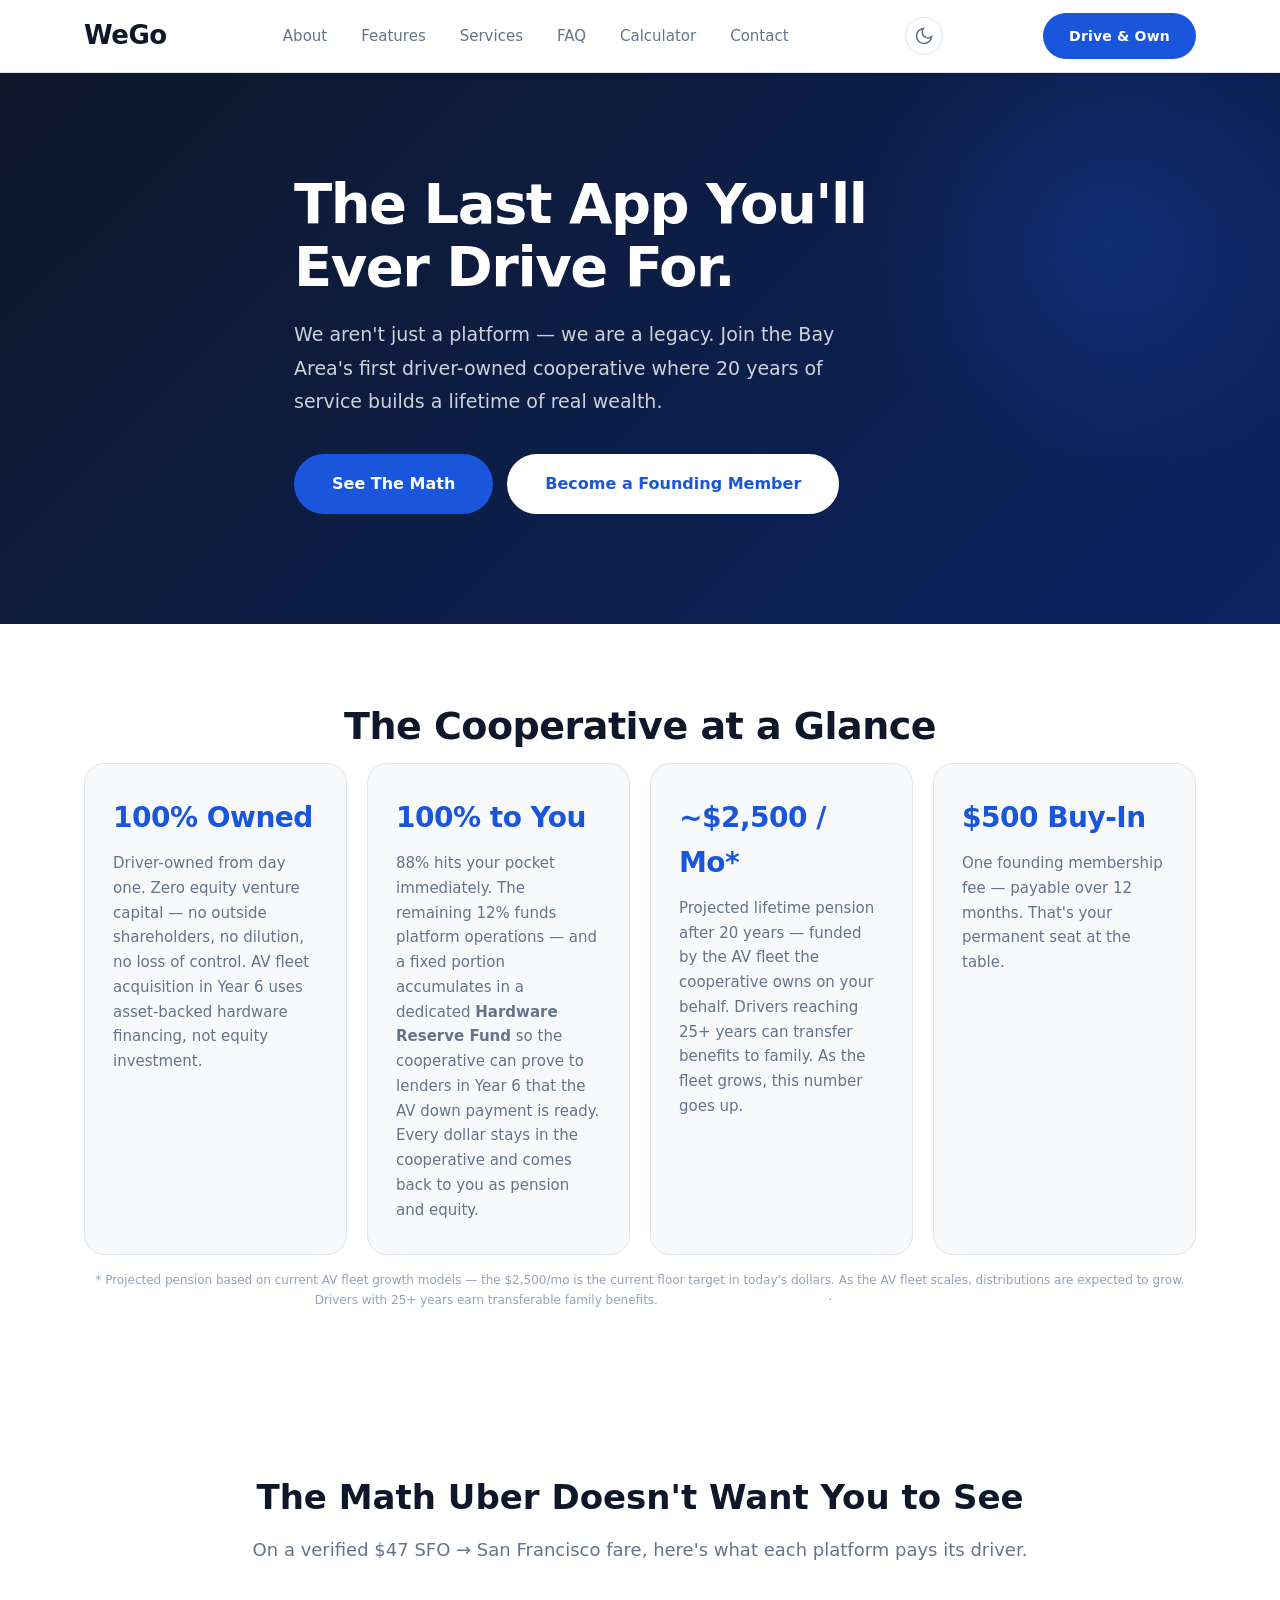
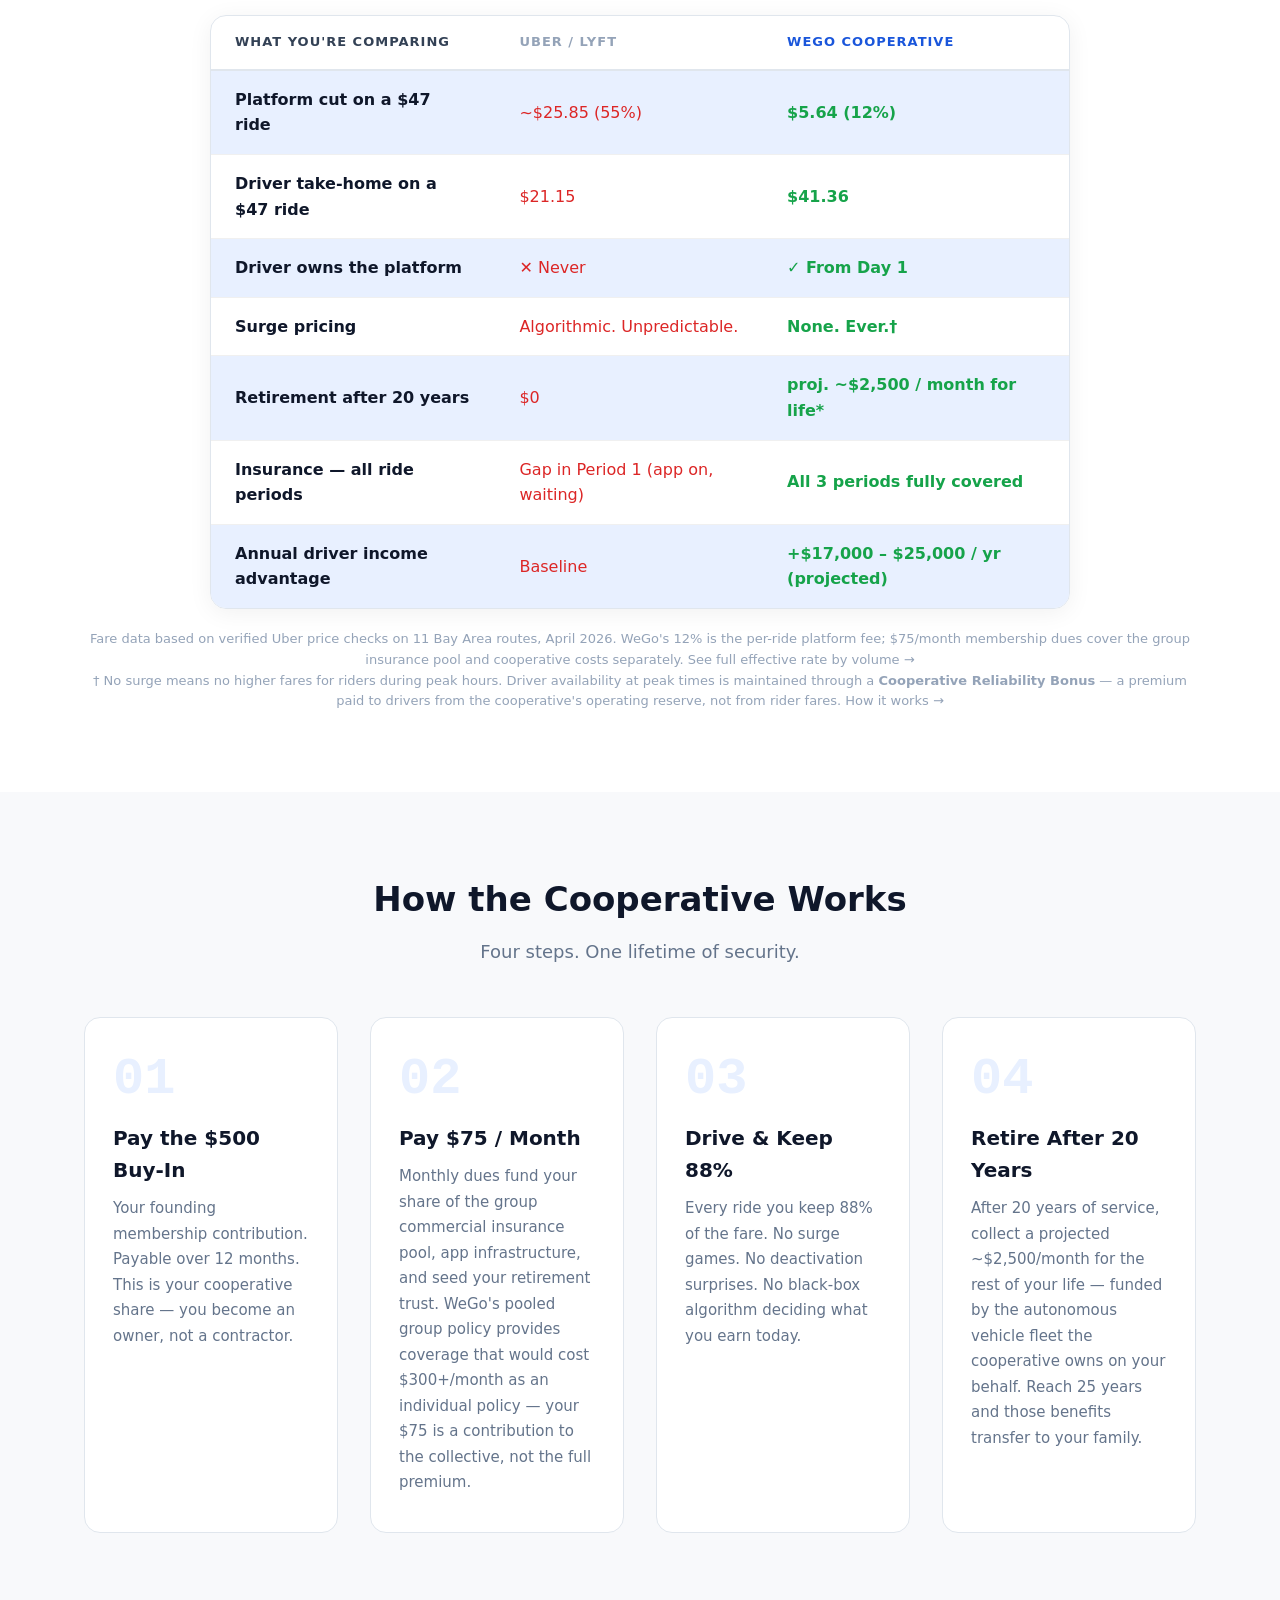
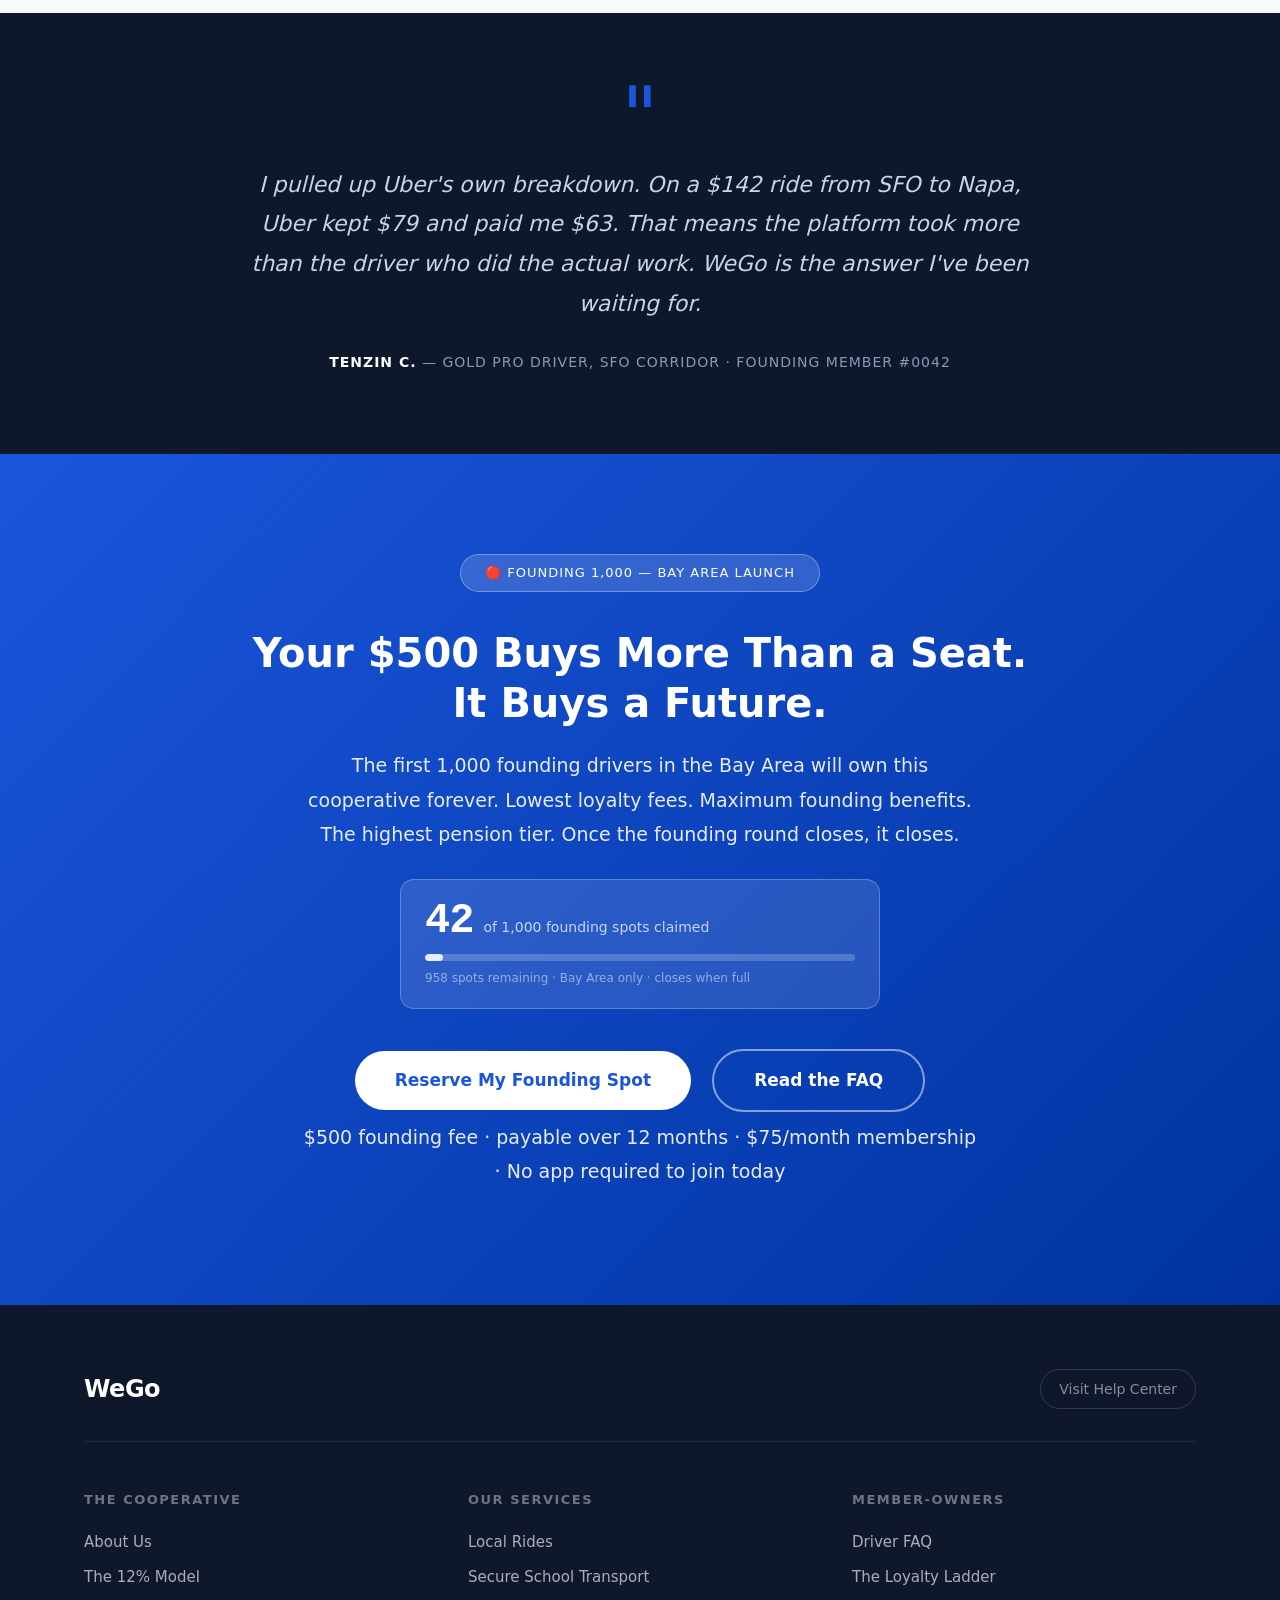
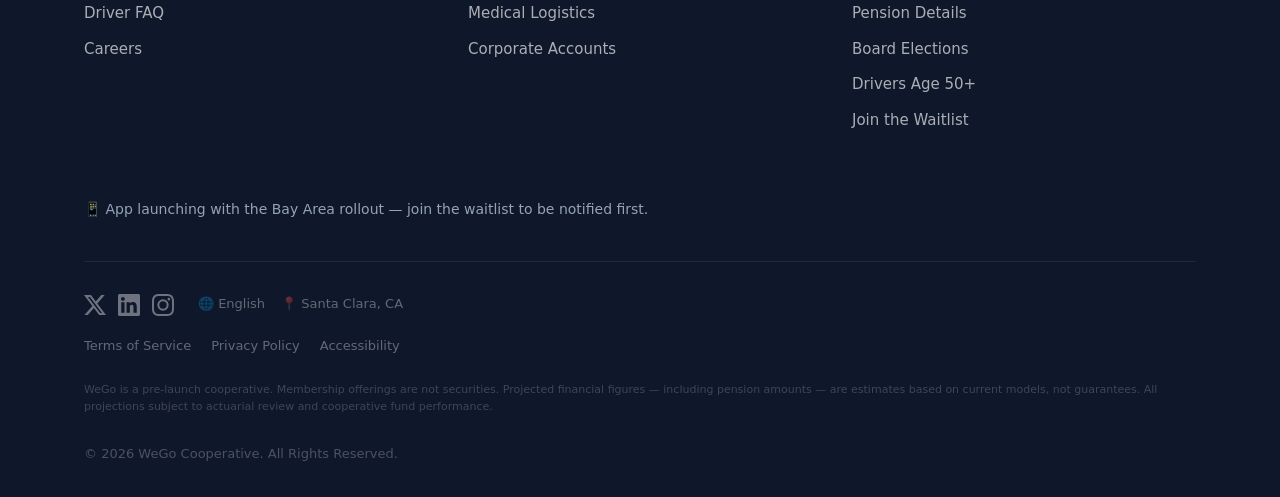
<file: index.html>
﻿<!DOCTYPE html>
<html lang="en">
<head>
    <meta charset="UTF-8">
    <meta name="viewport" content="width=device-width, initial-scale=1.0">
    <title>WeGo — The Last App You'll Ever Drive For</title>
    <meta name="description" content="WeGo is the Bay Area's first driver-owned rideshare cooperative. Keep 88% of every fare, own the platform from day one, and retire with ~$2,500/month after 20 years of service.">
    <link rel="dns-prefetch" href="//x.com">
    <link rel="dns-prefetch" href="//www.linkedin.com">
    <link rel="dns-prefetch" href="//www.instagram.com">
    <link rel="preload" href="styles.css" as="style">
    <link rel="stylesheet" href="styles.css">
    <script>(function(){var t=localStorage.getItem("wego-theme");if(t)document.documentElement.setAttribute("data-theme",t);}());</script>
</head>
<body>

<header>
    <div class="container">
        <h1 class="logo"><a href="index.html">WeGo</a></h1>
        <button class="nav-toggle" aria-label="Toggle navigation" onclick="document.querySelector('header').classList.toggle('nav-open'); this.classList.toggle('open')">
            <span></span><span></span><span></span>
        </button>
        <nav>
            <ul>
                <li><a href="about.html">About</a></li>
                <li><a href="features.html">Features</a></li>
                <li><a href="services.html">Services</a></li>
                <li><a href="faq.html">FAQ</a></li>
                <li><a href="calculator.html">Calculator</a></li>
                <li><a href="contact.html">Contact</a></li>
            </ul>            
        </nav>
        <button class="theme-toggle" id="theme-toggle" aria-label="Toggle dark mode">
            <svg class="icon-sun" viewBox="0 0 24 24" width="20" height="20" fill="none" stroke="currentColor" stroke-width="2" stroke-linecap="round"><circle cx="12" cy="12" r="5"/><line x1="12" y1="1" x2="12" y2="3"/><line x1="12" y1="21" x2="12" y2="23"/><line x1="4.22" y1="4.22" x2="5.64" y2="5.64"/><line x1="18.36" y1="18.36" x2="19.78" y2="19.78"/><line x1="1" y1="12" x2="3" y2="12"/><line x1="21" y1="12" x2="23" y2="12"/><line x1="4.22" y1="19.78" x2="5.64" y2="18.36"/><line x1="18.36" y1="5.64" x2="19.78" y2="4.22"/></svg>
            <svg class="icon-moon" viewBox="0 0 24 24" width="20" height="20" fill="none" stroke="currentColor" stroke-width="2" stroke-linecap="round"><path d="M21 12.79A9 9 0 1 1 11.21 3 7 7 0 0 0 21 12.79z"/></svg>
        </button>
        <a href="contact.html" class="cta">Drive &amp; Own</a>
    </div>
</header>

<main>

    <!-- HERO -->
    <section class="hero">
        <div class="container hero-content">
            <h2>The Last App You'll Ever Drive For.</h2>
            <p>We aren't just a platform — we are a legacy. Join the Bay Area's first driver-owned cooperative where 20 years of service builds a lifetime of real wealth.</p>
            <div class="hero-ctas">
                <a href="features.html">See The Math</a>
                <a href="contact.html" style="background:var(--white); color:var(--primary);">Become a Founding Member</a>
            </div>
        </div>
    </section>

    <!-- STATS -->
    <section class="sect-white">
        <div class="container">
            <h2 class="section-title section-center">The Cooperative at a Glance</h2>
            <div class="feature-grid">
                <div class="feature-card">
                    <h3>100% Owned</h3>
                    <p>Driver-owned from day one. Zero equity venture capital — no outside shareholders, no dilution, no loss of control. AV fleet acquisition in Year 6 uses asset-backed hardware financing, not equity investment.</p>
                </div>
                <div class="feature-card">
                    <h3>100% to You</h3>
                    <p>88% hits your pocket immediately. The remaining 12% funds platform operations — and a fixed portion accumulates in a dedicated <strong>Hardware Reserve Fund</strong> so the cooperative can prove to lenders in Year 6 that the AV down payment is ready. Every dollar stays in the cooperative and comes back to you as pension and equity.</p>
                </div>
                <div class="feature-card">
                    <h3>~$2,500 / Mo*</h3>
                    <p>Projected lifetime pension after 20 years — funded by the AV fleet the cooperative owns on your behalf. Drivers reaching 25+ years can transfer benefits to family. As the fleet grows, this number goes up.</p>
                </div>
                <div class="feature-card">
                    <h3>$500 Buy-In</h3>
                    <p>One founding membership fee — payable over 12 months. That's your permanent seat at the table.</p>
                </div>
            </div>
            <p class="section-footnote">* Projected pension based on current AV fleet growth models — the $2,500/mo is the current floor target in today's dollars. As the AV fleet scales, distributions are expected to grow. Drivers with 25+ years earn transferable family benefits. <a href="features.html#senior-drivers">Experienced drivers 50+ →</a> · <a href="faq.html#pension">Full pension details →</a></p>
        </div>
    </section>

    <!-- UBER COMPARISON -->
    <section class="uber-compare">
        <div class="container">
            <h2>The Math Uber Doesn't Want You to See</h2>
            <p class="sub">On a verified $47 SFO → San Francisco fare, here's what each platform pays its driver.</p>
            <div class="compare-wrapper">
                <table class="compare-table">
                    <thead>
                        <tr>
                            <th>What You're Comparing</th>
                            <th>Uber / Lyft</th>
                            <th>WeGo Cooperative</th>
                        </tr>
                    </thead>
                    <tbody>
                        <tr class="hl">
                            <td>Platform cut on a $47 ride</td>
                            <td>~$25.85 (55%)</td>
                            <td>$5.64 (12%)</td>
                        </tr>
                        <tr>
                            <td>Driver take-home on a $47 ride</td>
                            <td>$21.15</td>
                            <td>$41.36</td>
                        </tr>
                        <tr class="hl">
                            <td>Driver owns the platform</td>
                            <td>✕ Never</td>
                            <td>✓ From Day 1</td>
                        </tr>
                        <tr>
                            <td>Surge pricing</td>
                            <td>Algorithmic. Unpredictable.</td>
                            <td>None. Ever.†</td>
                        </tr>
                        <tr class="hl">
                            <td>Retirement after 20 years</td>
                            <td>$0</td>
                            <td>proj. ~$2,500 / month for life*</td>
                        </tr>
                        <tr>
                            <td>Insurance — all ride periods</td>
                            <td>Gap in Period 1 (app on, waiting)</td>
                            <td>All 3 periods fully covered</td>
                        </tr>
                        <tr class="hl">
                            <td>Annual driver income advantage</td>
                            <td>Baseline</td>
                            <td>+$17,000 – $25,000 / yr (projected)</td>
                        </tr>
                    </tbody>
                </table>
            </div>
            <p style="text-align:center; margin-top:20px; font-size:13px; color:var(--text-dim);">Fare data based on verified Uber price checks on 11 Bay Area routes, April 2026. WeGo's 12% is the per-ride platform fee; $75/month membership dues cover the group insurance pool and cooperative costs separately. <a href="calculator.html">See full effective rate by volume →</a></p>
            <p style="text-align:center; font-size:13px; color:var(--text-dim);">† No surge means no higher fares for riders during peak hours. Driver availability at peak times is maintained through a <strong>Cooperative Reliability Bonus</strong> — a premium paid to drivers from the cooperative's operating reserve, not from rider fares. <a href="faq.html#riders">How it works →</a></p>
        </div>
    </section>

    <!-- HOW IT WORKS -->
    <section class="how-it-works">
        <div class="container">
            <h2>How the Cooperative Works</h2>
            <p class="sub">Four steps. One lifetime of security.</p>
            <div class="steps-grid">
                <div class="step-card">
                    <div class="step-number">01</div>
                    <h3>Pay the $500 Buy-In</h3>
                    <p>Your founding membership contribution. Payable over 12 months. This is your cooperative share — you become an owner, not a contractor.</p>
                </div>
                <div class="step-card">
                    <div class="step-number">02</div>
                    <h3>Pay $75 / Month</h3>
                    <p>Monthly dues fund your share of the group commercial insurance pool, app infrastructure, and seed your retirement trust. WeGo's pooled group policy provides coverage that would cost $300+/month as an individual policy — your $75 is a contribution to the collective, not the full premium.</p>
                </div>
                <div class="step-card">
                    <div class="step-number">03</div>
                    <h3>Drive &amp; Keep 88%</h3>
                    <p>Every ride you keep 88% of the fare. No surge games. No deactivation surprises. No black-box algorithm deciding what you earn today.</p>
                </div>
                <div class="step-card">
                    <div class="step-number">04</div>
                    <h3>Retire After 20 Years</h3>
                    <p>After 20 years of service, collect a projected ~$2,500/month for the rest of your life — funded by the autonomous vehicle fleet the cooperative owns on your behalf. Reach 25 years and those benefits transfer to your family.</p>
                </div>
            </div>
        </div>
    </section>

    <!-- DRIVER VOICE -->
    <section class="driver-story">
        <div class="container">
            <div class="story-inner">
                <span class="quote-mark">"</span>
                <blockquote>I pulled up Uber's own breakdown. On a $142 ride from SFO to Napa, Uber kept $79 and paid me $63. That means the platform took more than the driver who did the actual work. WeGo is the answer I've been waiting for.</blockquote>
                <p class="story-attr"><strong>Tenzin C.</strong> — Gold Pro Driver, SFO Corridor · Founding Member #0042</p>
            </div>
        </div>
    </section>

    <!-- FOUNDING MEMBER CTA -->
    <section class="founding-cta">
        <div class="container">
            <div class="member-badge">🔴 Founding 1,000 — Bay Area Launch</div>
            <h2>Your $500 Buys More Than a Seat.<br>It Buys a Future.</h2>
            <p>The first 1,000 founding drivers in the Bay Area will own this cooperative forever. Lowest loyalty fees. Maximum founding benefits. The highest pension tier. Once the founding round closes, it closes.</p>
            <div class="spot-counter-strip">
                <div class="scs-top">
                    <span class="scs-num">42</span>
                    <span class="scs-label">of 1,000 founding spots claimed</span>
                </div>
                <div class="scs-bar-track"><div class="scs-bar-fill"></div></div>
                <div class="scs-sub">958 spots remaining · Bay Area only · closes when full</div>
            </div>
            <div class="founding-cta-buttons">
                <a href="contact.html" class="btn-white">Reserve My Founding Spot</a>
                <a href="faq.html" class="btn-ghost">Read the FAQ</a>
            </div>
            <p class="fee-note">$500 founding fee · payable over 12 months · $75/month membership · No app required to join today</p>
        </div>
    </section>

</main>

<footer class="mega-footer">
    <div class="container">
        <div class="footer-brand">
            <h2>WeGo</h2>
            <a href="contact.html" class="help-link">Visit Help Center</a>
        </div>
        <div class="footer-grid">
            <div class="footer-col">
                <h4>The Cooperative</h4>
                <ul>
                    <li><a href="about.html">About Us</a></li>
                    <li><a href="features.html">The 12% Model</a></li>
                    <li><a href="faq.html">Driver FAQ</a></li>
                    <li><a href="contact.html">Careers</a></li>
                </ul>
            </div>
            <div class="footer-col">
                <h4>Our Services</h4>
                <ul>
                    <li><a href="services.html#local">Local Rides</a></li>
                    <li><a href="services.html#school">Secure School Transport</a></li>
                    <li><a href="services.html#medical">Medical Logistics</a></li>
                    <li><a href="services.html#corporate">Corporate Accounts</a></li>
                </ul>
            </div>
            <div class="footer-col">
                <h4>Member-Owners</h4>
                <ul>
                    <li><a href="faq.html">Driver FAQ</a></li>
                    <li><a href="features.html#loyalty">The Loyalty Ladder</a></li>
                    <li><a href="faq.html#pension">Pension Details</a></li>
                    <li><a href="faq.html#governance">Board Elections</a></li>
                    <li><a href="features.html#senior-drivers">Drivers Age 50+</a></li>
                    <li><a href="contact.html">Join the Waitlist</a></li>
                </ul>
            </div>
        </div>
        <div class="footer-apps">
            <span class="footer-app-note">📱 App launching with the Bay Area rollout — join the waitlist to be notified first.</span>
        </div>
        <div class="footer-meta">
            <div class="meta-left">
                <div class="social-icons">
                    <a href="https://x.com/" target="_blank" rel="noopener noreferrer" aria-label="X (Twitter)">
                        <svg viewBox="0 0 24 24" width="22" height="22" fill="currentColor"><path d="M18.901 1.153h3.68l-8.04 9.19L24 22.846h-7.406l-5.8-7.584-6.638 7.584H.474l8.6-9.83L0 1.154h7.594l5.243 6.932ZM17.61 20.644h2.039L6.486 3.24H4.298Z"/></svg>
                    </a>
                    <a href="https://www.linkedin.com/" target="_blank" rel="noopener noreferrer" aria-label="LinkedIn">
                        <svg viewBox="0 0 24 24" width="22" height="22" fill="currentColor"><path d="M20.447 20.452h-3.554v-5.569c0-1.328-.027-3.037-1.852-3.037-1.853 0-2.136 1.445-2.136 2.939v5.667H9.351V9h3.414v1.561h.046c.477-.9 1.637-1.85 3.37-1.85 3.601 0 4.267 2.37 4.267 5.455v6.286zM5.337 7.433c-1.144 0-2.063-.926-2.063-2.065 0-1.138.92-2.063 2.063-2.063 1.14 0 2.064.925 2.064 2.063 0 1.139-.925 2.065-2.064 2.065zm1.782 13.019H3.555V9h3.564v11.452zM22.225 0H1.771C.792 0 0 .774 0 1.729v20.542C0 23.227.792 24 1.771 24h20.451C23.2 24 24 23.227 24 22.271V1.729C24 .774 23.2 0 22.222 0h.003z"/></svg>
                    </a>
                    <a href="https://www.instagram.com/" target="_blank" rel="noopener noreferrer" aria-label="Instagram">
                        <svg viewBox="0 0 24 24" width="22" height="22" fill="currentColor"><path d="M12 2.163c3.204 0 3.584.012 4.85.07 3.252.148 4.771 1.691 4.919 4.919.058 1.265.069 1.645.069 4.849 0 3.205-.012 3.584-.069 4.849-.149 3.225-1.664 4.771-4.919 4.919-1.266.058-1.644.07-4.85.07-3.204 0-3.584-.012-4.849-.07-3.26-.149-4.771-1.699-4.919-4.92-.058-1.265-.07-1.644-.07-4.849 0-3.204.013-3.583.07-4.849.149-3.227 1.664-4.771 4.919-4.919 1.266-.057 1.645-.069 4.849-.069zM12 0C8.741 0 8.333.014 7.053.072 2.695.272.273 2.69.073 7.052.014 8.333 0 8.741 0 12c0 3.259.014 3.668.072 4.948.2 4.358 2.618 6.78 6.98 6.98C8.333 23.986 8.741 24 12 24c3.259 0 3.668-.014 4.948-.072 4.354-.2 6.782-2.618 6.979-6.98.059-1.28.073-1.689.073-4.948 0-3.259-.014-3.667-.072-4.947-.196-4.354-2.617-6.78-6.979-6.98C15.668.014 15.259 0 12 0zm0 5.838a6.162 6.162 0 100 12.324 6.162 6.162 0 000-12.324zM12 16a4 4 0 110-8 4 4 0 010 8zm6.406-11.845a1.44 1.44 0 100 2.881 1.44 1.44 0 000-2.881z"/></svg>
                    </a>
                </div>
                <div class="locale-info">
                    <span>🌐 English</span>
                    <span>📍 Santa Clara, CA</span>
                </div>
            </div>
            <div class="meta-right">
                <a href="#">Terms of Service</a>
                <a href="#">Privacy Policy</a>
                <a href="#">Accessibility</a>
                <p class="legal-disclaimer">WeGo is a pre-launch cooperative. Membership offerings are not securities. Projected financial figures — including pension amounts — are estimates based on current models, not guarantees. All projections subject to actuarial review and cooperative fund performance.</p>
                <p class="copyright">&copy; 2026 WeGo Cooperative. All Rights Reserved.</p>
            </div>
        </div>
    </div>
</footer>

    <script>(function(){var btn=document.getElementById("theme-toggle");if(!btn)return;btn.addEventListener("click",function(){var h=document.documentElement;var c=h.getAttribute("data-theme")||(window.matchMedia("(prefers-color-scheme: dark)").matches?"dark":"light");var n=c==="dark"?"light":"dark";h.setAttribute("data-theme",n);localStorage.setItem("wego-theme",n);});})();</script>
</body>
</html>
</file>
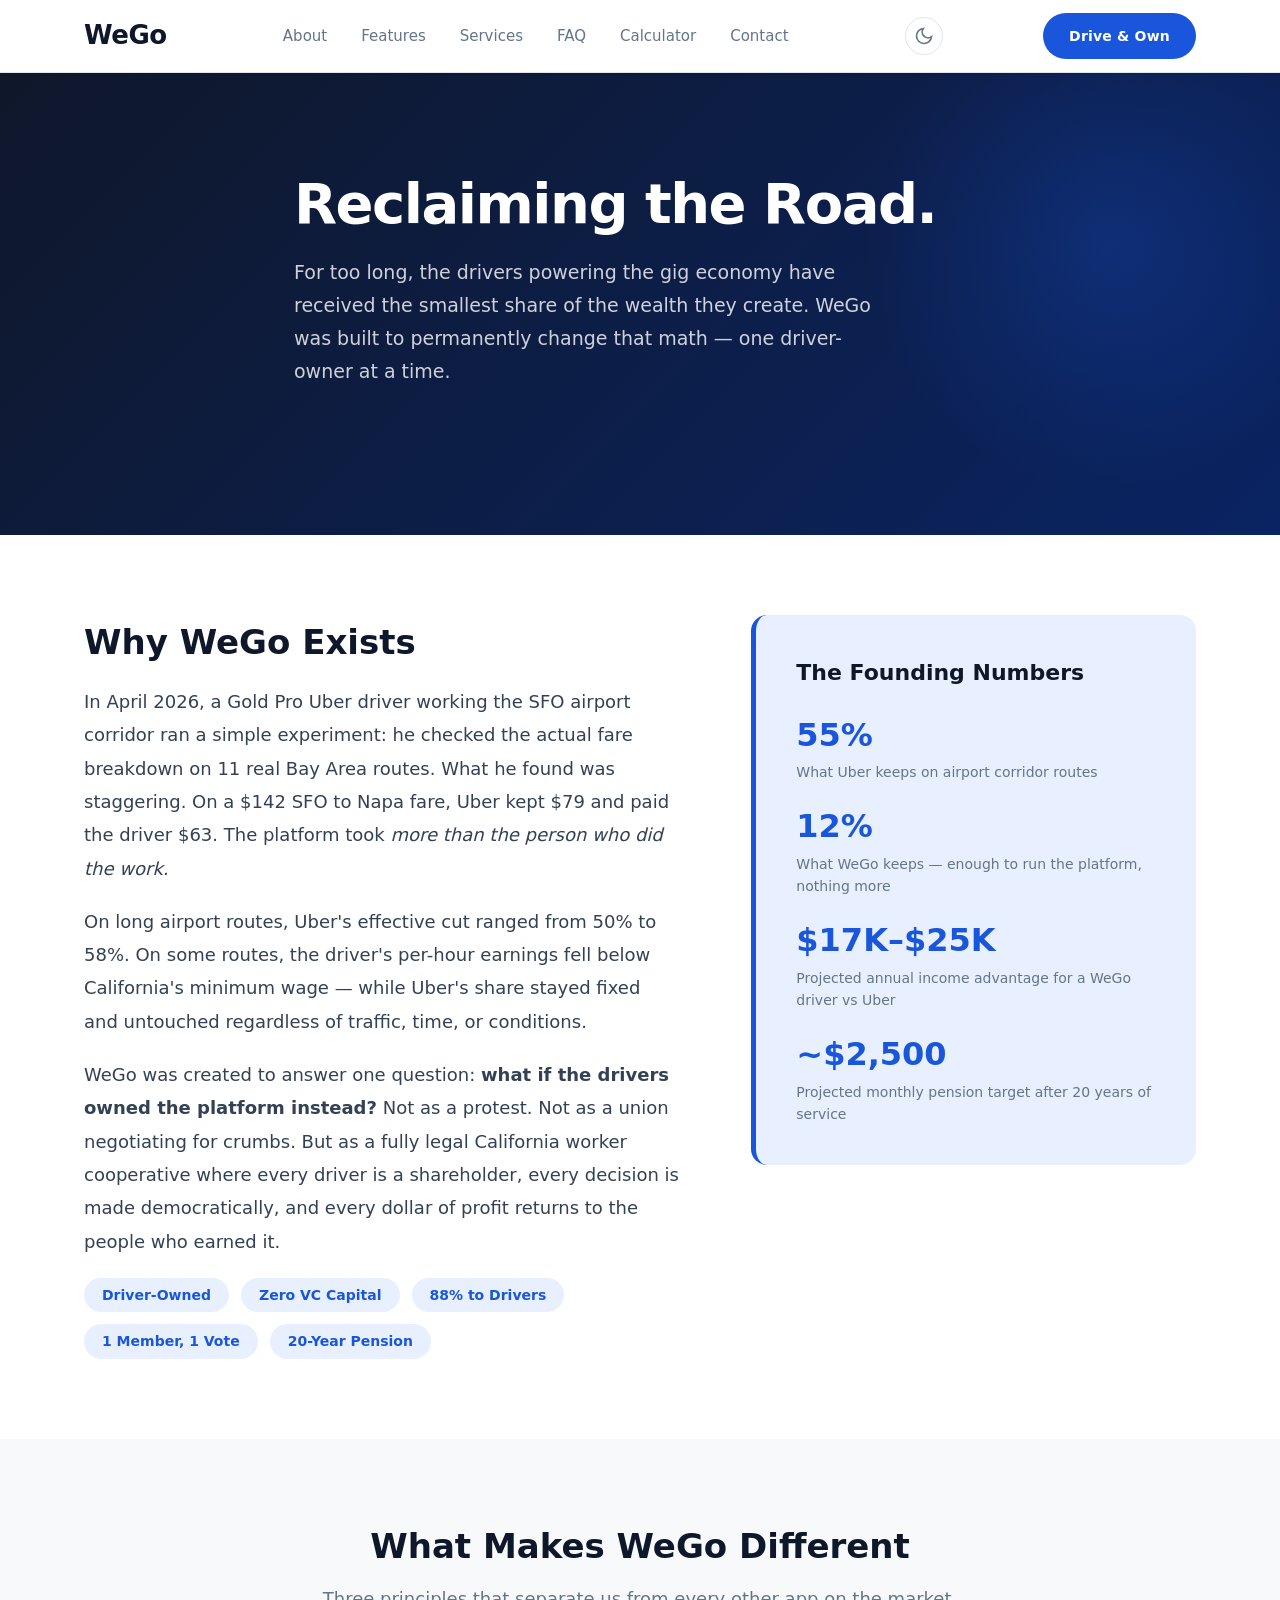
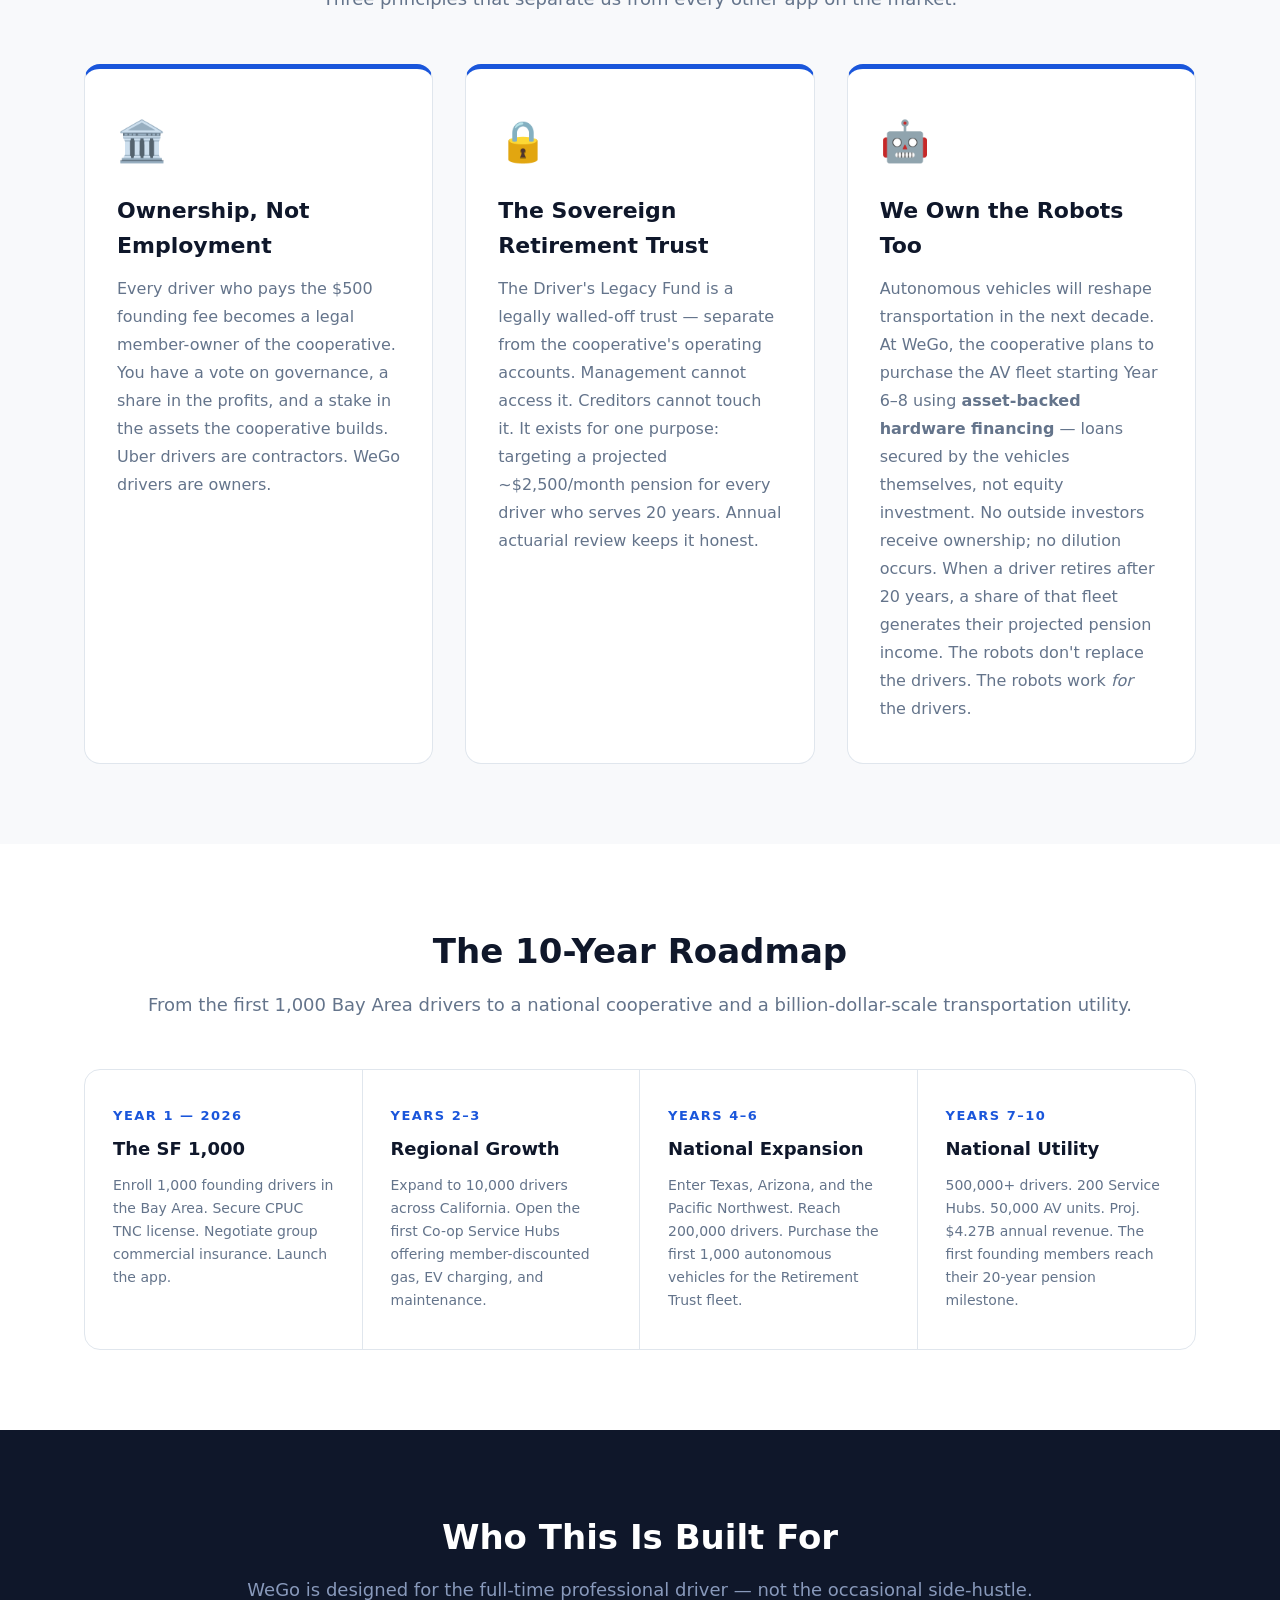
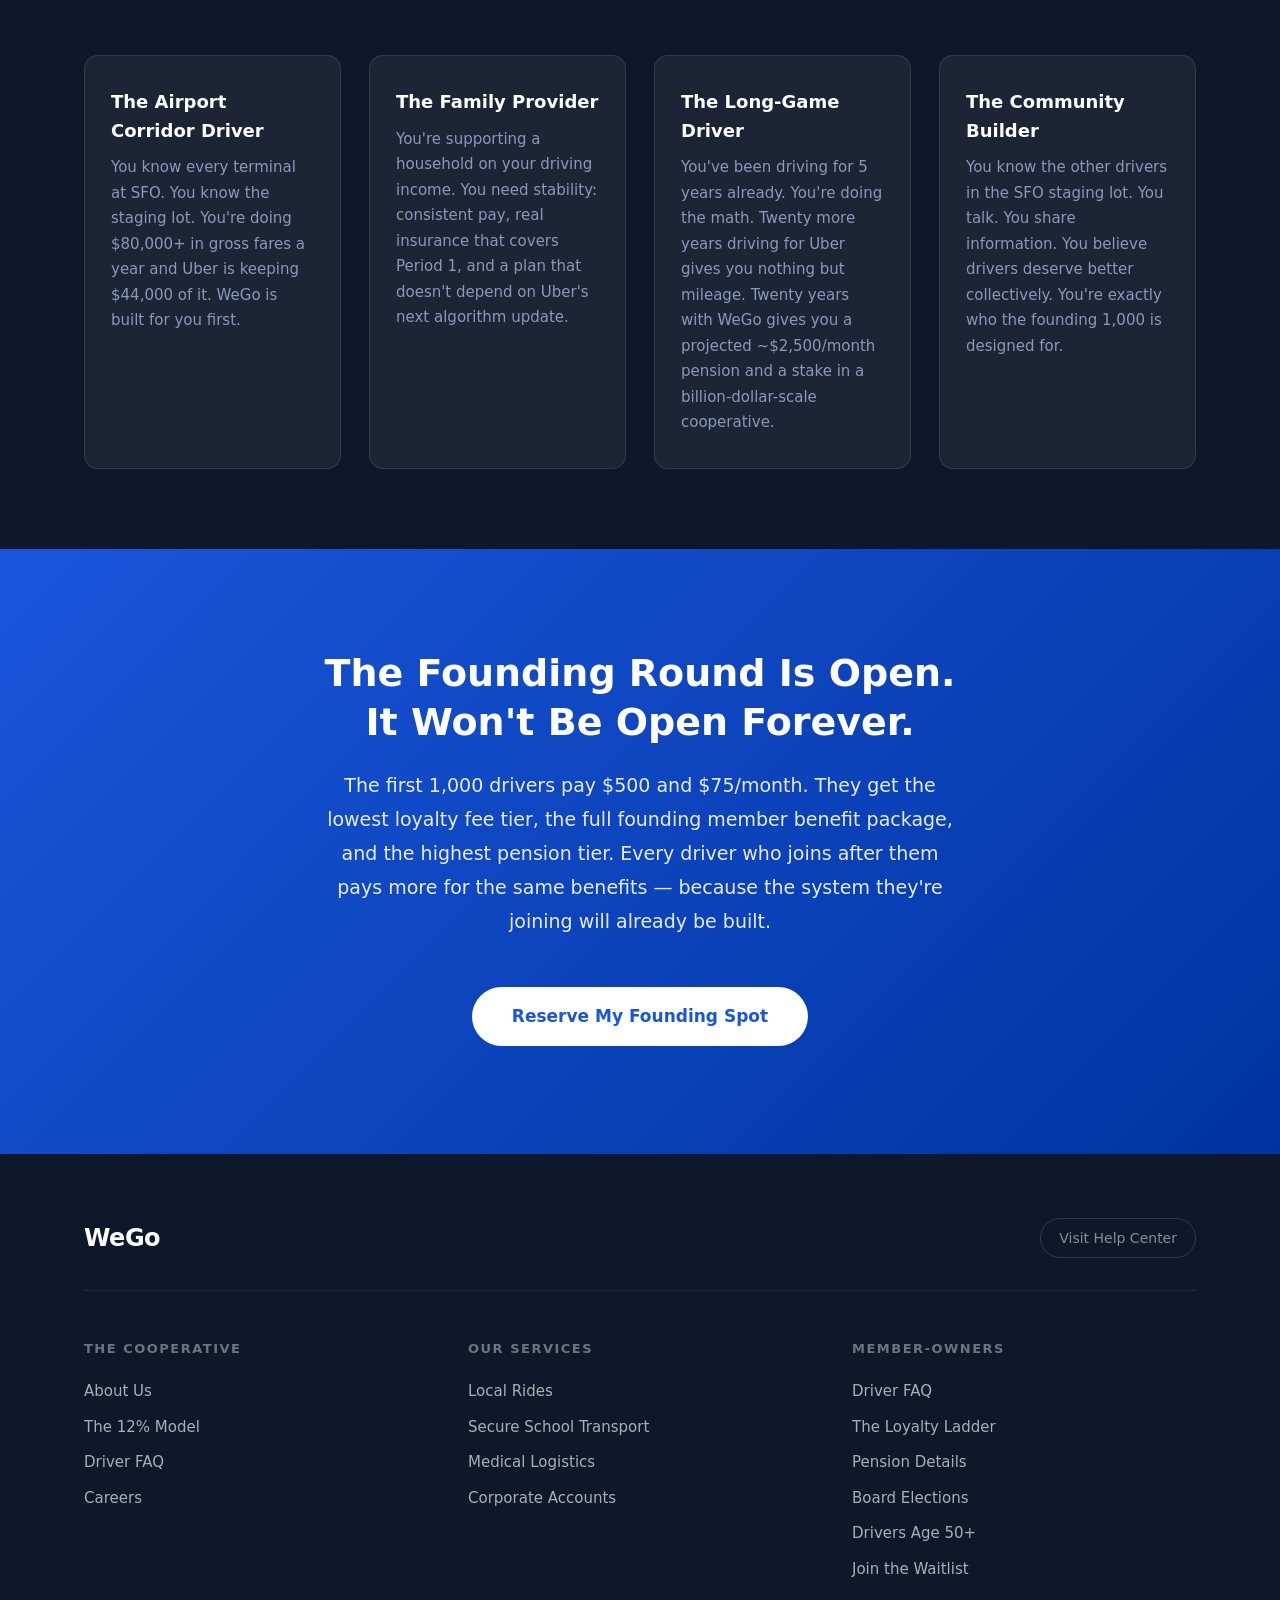
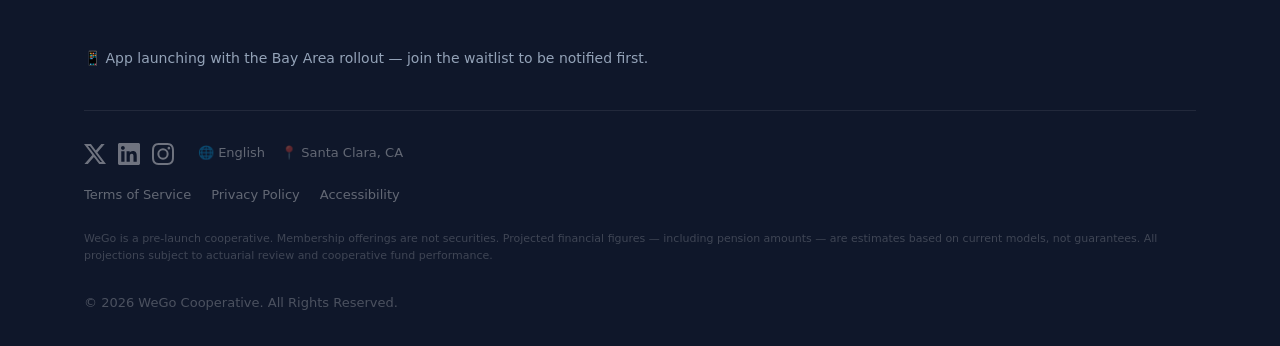
<file: about.html>
﻿<!DOCTYPE html>
<html lang="en">
<head>
    <meta charset="UTF-8">
    <meta name="viewport" content="width=device-width, initial-scale=1.0">
    <title>About WeGo — Our Mission</title>
    <meta name="description" content="WeGo was founded by Bay Area drivers tired of Uber taking 55% of every fare. Learn how we built a driver-owned cooperative where every dollar stays in the community.">
    <link rel="dns-prefetch" href="//x.com">
    <link rel="dns-prefetch" href="//www.linkedin.com">
    <link rel="dns-prefetch" href="//www.instagram.com">
    <link rel="preload" href="styles.css" as="style">
    <link rel="stylesheet" href="styles.css">
    <script>(function(){var t=localStorage.getItem("wego-theme");if(t)document.documentElement.setAttribute("data-theme",t);}());</script>
</head>
<body>

<header>
    <div class="container">
        <h1 class="logo"><a href="index.html">WeGo</a></h1>
        <button class="nav-toggle" aria-label="Toggle navigation" onclick="document.querySelector('header').classList.toggle('nav-open'); this.classList.toggle('open')">
            <span></span><span></span><span></span>
        </button>
        <nav>
            <ul>
                <li><a href="about.html">About</a></li>
                <li><a href="features.html">Features</a></li>
                <li><a href="services.html">Services</a></li>
                <li><a href="faq.html">FAQ</a></li>
                <li><a href="calculator.html">Calculator</a></li>
                <li><a href="contact.html">Contact</a></li>
            </ul>           
        </nav>
        <button class="theme-toggle" id="theme-toggle" aria-label="Toggle dark mode">
            <svg class="icon-sun" viewBox="0 0 24 24" width="20" height="20" fill="none" stroke="currentColor" stroke-width="2" stroke-linecap="round"><circle cx="12" cy="12" r="5"/><line x1="12" y1="1" x2="12" y2="3"/><line x1="12" y1="21" x2="12" y2="23"/><line x1="4.22" y1="4.22" x2="5.64" y2="5.64"/><line x1="18.36" y1="18.36" x2="19.78" y2="19.78"/><line x1="1" y1="12" x2="3" y2="12"/><line x1="21" y1="12" x2="23" y2="12"/><line x1="4.22" y1="19.78" x2="5.64" y2="18.36"/><line x1="18.36" y1="5.64" x2="19.78" y2="4.22"/></svg>
            <svg class="icon-moon" viewBox="0 0 24 24" width="20" height="20" fill="none" stroke="currentColor" stroke-width="2" stroke-linecap="round"><path d="M21 12.79A9 9 0 1 1 11.21 3 7 7 0 0 0 21 12.79z"/></svg>
        </button>
        <a href="contact.html" class="cta">Drive &amp; Own</a>
    </div>
</header>

<main>

    <!-- HERO -->
    <section class="hero">
        <div class="container hero-content">
            <h2>Reclaiming the Road.</h2>
            <p>For too long, the drivers powering the gig economy have received the smallest share of the wealth they create. WeGo was built to permanently change that math — one driver-owner at a time.</p>
        </div>
    </section>

    <!-- MISSION -->
    <section class="mission-section">
        <div class="container dashboard-grid" style="align-items:start;">
            <div class="col-7">
                <h2>Why WeGo Exists</h2>
                <p>In April 2026, a Gold Pro Uber driver working the SFO airport corridor ran a simple experiment: he checked the actual fare breakdown on 11 real Bay Area routes. What he found was staggering. On a $142 SFO to Napa fare, Uber kept $79 and paid the driver $63. The platform took <em>more than the person who did the work.</em></p>
                <p>On long airport routes, Uber's effective cut ranged from 50% to 58%. On some routes, the driver's per-hour earnings fell below California's minimum wage — while Uber's share stayed fixed and untouched regardless of traffic, time, or conditions.</p>
                <p>WeGo was created to answer one question: <strong>what if the drivers owned the platform instead?</strong> Not as a protest. Not as a union negotiating for crumbs. But as a fully legal California worker cooperative where every driver is a shareholder, every decision is made democratically, and every dollar of profit returns to the people who earned it.</p>
                <div class="values-row">
                    <span class="value-chip">Driver-Owned</span>
                    <span class="value-chip">Zero VC Capital</span>
                    <span class="value-chip">88% to Drivers</span>
                    <span class="value-chip">1 Member, 1 Vote</span>
                    <span class="value-chip">20-Year Pension</span>
                </div>
            </div>
            <div class="col-5 founding-numbers-box">
                <h3 class="founding-numbers-title">The Founding Numbers</h3>
                <div class="founding-numbers-list">
                    <div class="founding-stat">
                        <div class="founding-stat-val">55%</div>
                        <div class="founding-stat-lbl">What Uber keeps on airport corridor routes</div>
                    </div>
                    <div class="founding-stat">
                        <div class="founding-stat-val">12%</div>
                        <div class="founding-stat-lbl">What WeGo keeps — enough to run the platform, nothing more</div>
                    </div>
                    <div class="founding-stat">
                        <div class="founding-stat-val">$17K–$25K</div>
                        <div class="founding-stat-lbl">Projected annual income advantage for a WeGo driver vs Uber</div>
                    </div>
                    <div class="founding-stat">
                        <div class="founding-stat-val">~$2,500</div>
                        <div class="founding-stat-lbl">Projected monthly pension target after 20 years of service</div>
                    </div>
                </div>
            </div>
        </div>
    </section>

    <!-- THREE PILLARS -->
    <section class="three-pillars">
        <div class="container">
            <h2>What Makes WeGo Different</h2>
            <p class="sub">Three principles that separate us from every other app on the market.</p>
            <div class="pillars-grid">
                <div class="pillar-card">
                    <span class="pillar-icon">🏛️</span>
                    <h3>Ownership, Not Employment</h3>
                    <p>Every driver who pays the $500 founding fee becomes a legal member-owner of the cooperative. You have a vote on governance, a share in the profits, and a stake in the assets the cooperative builds. Uber drivers are contractors. WeGo drivers are owners.</p>
                </div>
                <div class="pillar-card">
                    <span class="pillar-icon">🔒</span>
                    <h3>The Sovereign Retirement Trust</h3>
                    <p>The Driver's Legacy Fund is a legally walled-off trust — separate from the cooperative's operating accounts. Management cannot access it. Creditors cannot touch it. It exists for one purpose: targeting a projected ~$2,500/month pension for every driver who serves 20 years. Annual actuarial review keeps it honest.</p>
                </div>
                <div class="pillar-card">
                    <span class="pillar-icon">🤖</span>
                    <h3>We Own the Robots Too</h3>
                    <p>Autonomous vehicles will reshape transportation in the next decade. At WeGo, the cooperative plans to purchase the AV fleet starting Year 6–8 using <strong>asset-backed hardware financing</strong> — loans secured by the vehicles themselves, not equity investment. No outside investors receive ownership; no dilution occurs. When a driver retires after 20 years, a share of that fleet generates their projected pension income. The robots don't replace the drivers. The robots work <em>for</em> the drivers.</p>
                </div>
            </div>
        </div>
    </section>

    <!-- 10-YEAR ROADMAP -->
    <section class="roadmap-section">
        <div class="container">
            <h2>The 10-Year Roadmap</h2>
            <p class="sub">From the first 1,000 Bay Area drivers to a national cooperative and a billion-dollar-scale transportation utility.</p>
            <div class="roadmap-grid">
                <div class="roadmap-card">
                    <div class="roadmap-year">Year 1 — 2026</div>
                    <h3>The SF 1,000</h3>
                    <p>Enroll 1,000 founding drivers in the Bay Area. Secure CPUC TNC license. Negotiate group commercial insurance. Launch the app.</p>
                </div>
                <div class="roadmap-card">
                    <div class="roadmap-year">Years 2–3</div>
                    <h3>Regional Growth</h3>
                    <p>Expand to 10,000 drivers across California. Open the first Co-op Service Hubs offering member-discounted gas, EV charging, and maintenance.</p>
                </div>
                <div class="roadmap-card">
                    <div class="roadmap-year">Years 4–6</div>
                    <h3>National Expansion</h3>
                    <p>Enter Texas, Arizona, and the Pacific Northwest. Reach 200,000 drivers. Purchase the first 1,000 autonomous vehicles for the Retirement Trust fleet.</p>
                </div>
                <div class="roadmap-card">
                    <div class="roadmap-year">Years 7–10</div>
                    <h3>National Utility</h3>
                    <p>500,000+ drivers. 200 Service Hubs. 50,000 AV units. Proj. $4.27B annual revenue. The first founding members reach their 20-year pension milestone.</p>
                </div>
            </div>
        </div>
    </section>

    <!-- WHY IT MATTERS -->
    <section class="why-driver">
        <div class="container">
            <h2>Who This Is Built For</h2>
            <p class="sub">WeGo is designed for the full-time professional driver — not the occasional side-hustle.</p>
            <div class="why-grid">
                <div class="why-card">
                    <h3>The Airport Corridor Driver</h3>
                    <p>You know every terminal at SFO. You know the staging lot. You're doing $80,000+ in gross fares a year and Uber is keeping $44,000 of it. WeGo is built for you first.</p>
                </div>
                <div class="why-card">
                    <h3>The Family Provider</h3>
                    <p>You're supporting a household on your driving income. You need stability: consistent pay, real insurance that covers Period 1, and a plan that doesn't depend on Uber's next algorithm update.</p>
                </div>
                <div class="why-card">
                    <h3>The Long-Game Driver</h3>
                    <p>You've been driving for 5 years already. You're doing the math. Twenty more years driving for Uber gives you nothing but mileage. Twenty years with WeGo gives you a projected ~$2,500/month pension and a stake in a billion-dollar-scale cooperative.</p>
                </div>
                <div class="why-card">
                    <h3>The Community Builder</h3>
                    <p>You know the other drivers in the SFO staging lot. You talk. You share information. You believe drivers deserve better collectively. You're exactly who the founding 1,000 is designed for.</p>
                </div>
            </div>
        </div>
    </section>

    <!-- JOIN CTA -->
    <section class="join-cta">
        <div class="container">
            <h2>The Founding Round Is Open.<br>It Won't Be Open Forever.</h2>
            <p>The first 1,000 drivers pay $500 and $75/month. They get the lowest loyalty fee tier, the full founding member benefit package, and the highest pension tier. Every driver who joins after them pays more for the same benefits — because the system they're joining will already be built.</p>
            <a href="contact.html" class="btn-white">Reserve My Founding Spot</a>
        </div>
    </section>

</main>

<footer class="mega-footer">
    <div class="container">
        <div class="footer-brand">
            <h2>WeGo</h2>
            <a href="contact.html" class="help-link">Visit Help Center</a>
        </div>
        <div class="footer-grid">
            <div class="footer-col">
                <h4>The Cooperative</h4>
                <ul>
                    <li><a href="about.html">About Us</a></li>
                    <li><a href="features.html">The 12% Model</a></li>
                    <li><a href="faq.html">Driver FAQ</a></li>
                    <li><a href="contact.html">Careers</a></li>
                </ul>
            </div>
            <div class="footer-col">
                <h4>Our Services</h4>
                <ul>
                    <li><a href="services.html#local">Local Rides</a></li>
                    <li><a href="services.html#school">Secure School Transport</a></li>
                    <li><a href="services.html#medical">Medical Logistics</a></li>
                    <li><a href="services.html#corporate">Corporate Accounts</a></li>
                </ul>
            </div>
            <div class="footer-col">
                <h4>Member-Owners</h4>
                <ul>
                    <li><a href="faq.html">Driver FAQ</a></li>
                    <li><a href="features.html#loyalty">The Loyalty Ladder</a></li>
                    <li><a href="faq.html#pension">Pension Details</a></li>
                    <li><a href="faq.html#governance">Board Elections</a></li>
                    <li><a href="features.html#senior-drivers">Drivers Age 50+</a></li>
                    <li><a href="contact.html">Join the Waitlist</a></li>
                </ul>
            </div>
        </div>
        <div class="footer-apps">
            <span class="footer-app-note">📱 App launching with the Bay Area rollout — join the waitlist to be notified first.</span>
        </div>
        <div class="footer-meta">
            <div class="meta-left">
                <div class="social-icons">
                    <a href="https://x.com/" target="_blank" rel="noopener noreferrer" aria-label="X (Twitter)">
                        <svg viewBox="0 0 24 24" width="22" height="22" fill="currentColor"><path d="M18.901 1.153h3.68l-8.04 9.19L24 22.846h-7.406l-5.8-7.584-6.638 7.584H.474l8.6-9.83L0 1.154h7.594l5.243 6.932ZM17.61 20.644h2.039L6.486 3.24H4.298Z"/></svg>
                    </a>
                    <a href="https://www.linkedin.com/" target="_blank" rel="noopener noreferrer" aria-label="LinkedIn">
                        <svg viewBox="0 0 24 24" width="22" height="22" fill="currentColor"><path d="M20.447 20.452h-3.554v-5.569c0-1.328-.027-3.037-1.852-3.037-1.853 0-2.136 1.445-2.136 2.939v5.667H9.351V9h3.414v1.561h.046c.477-.9 1.637-1.85 3.37-1.85 3.601 0 4.267 2.37 4.267 5.455v6.286zM5.337 7.433c-1.144 0-2.063-.926-2.063-2.065 0-1.138.92-2.063 2.063-2.063 1.14 0 2.064.925 2.064 2.063 0 1.139-.925 2.065-2.064 2.065zm1.782 13.019H3.555V9h3.564v11.452zM22.225 0H1.771C.792 0 0 .774 0 1.729v20.542C0 23.227.792 24 1.771 24h20.451C23.2 24 24 23.227 24 22.271V1.729C24 .774 23.2 0 22.222 0h.003z"/></svg>
                    </a>
                    <a href="https://www.instagram.com/" target="_blank" rel="noopener noreferrer" aria-label="Instagram">
                        <svg viewBox="0 0 24 24" width="22" height="22" fill="currentColor"><path d="M12 2.163c3.204 0 3.584.012 4.85.07 3.252.148 4.771 1.691 4.919 4.919.058 1.265.069 1.645.069 4.849 0 3.205-.012 3.584-.069 4.849-.149 3.225-1.664 4.771-4.919 4.919-1.266.058-1.644.07-4.85.07-3.204 0-3.584-.012-4.849-.07-3.26-.149-4.771-1.699-4.919-4.92-.058-1.265-.07-1.644-.07-4.849 0-3.204.013-3.583.07-4.849.149-3.227 1.664-4.771 4.919-4.919 1.266-.057 1.645-.069 4.849-.069zM12 0C8.741 0 8.333.014 7.053.072 2.695.272.273 2.69.073 7.052.014 8.333 0 8.741 0 12c0 3.259.014 3.668.072 4.948.2 4.358 2.618 6.78 6.98 6.98C8.333 23.986 8.741 24 12 24c3.259 0 3.668-.014 4.948-.072 4.354-.2 6.782-2.618 6.979-6.98.059-1.28.073-1.689.073-4.948 0-3.259-.014-3.667-.072-4.947-.196-4.354-2.617-6.78-6.979-6.98C15.668.014 15.259 0 12 0zm0 5.838a6.162 6.162 0 100 12.324 6.162 6.162 0 000-12.324zM12 16a4 4 0 110-8 4 4 0 010 8zm6.406-11.845a1.44 1.44 0 100 2.881 1.44 1.44 0 000-2.881z"/></svg>
                    </a>
                </div>
                <div class="locale-info">
                    <span>🌐 English</span>
                    <span>📍 Santa Clara, CA</span>
                </div>
            </div>
            <div class="meta-right">
                <a href="#">Terms of Service</a>
                <a href="#">Privacy Policy</a>
                <a href="#">Accessibility</a>
                <p class="legal-disclaimer">WeGo is a pre-launch cooperative. Membership offerings are not securities. Projected financial figures — including pension amounts — are estimates based on current models, not guarantees. All projections subject to actuarial review and cooperative fund performance.</p>
                <p class="copyright">&copy; 2026 WeGo Cooperative. All Rights Reserved.</p>
            </div>
        </div>
    </div>
</footer>

    <script>(function(){var btn=document.getElementById("theme-toggle");if(!btn)return;btn.addEventListener("click",function(){var h=document.documentElement;var c=h.getAttribute("data-theme")||(window.matchMedia("(prefers-color-scheme: dark)").matches?"dark":"light");var n=c==="dark"?"light":"dark";h.setAttribute("data-theme",n);localStorage.setItem("wego-theme",n);});})();</script>
</body>
</html>
</file>
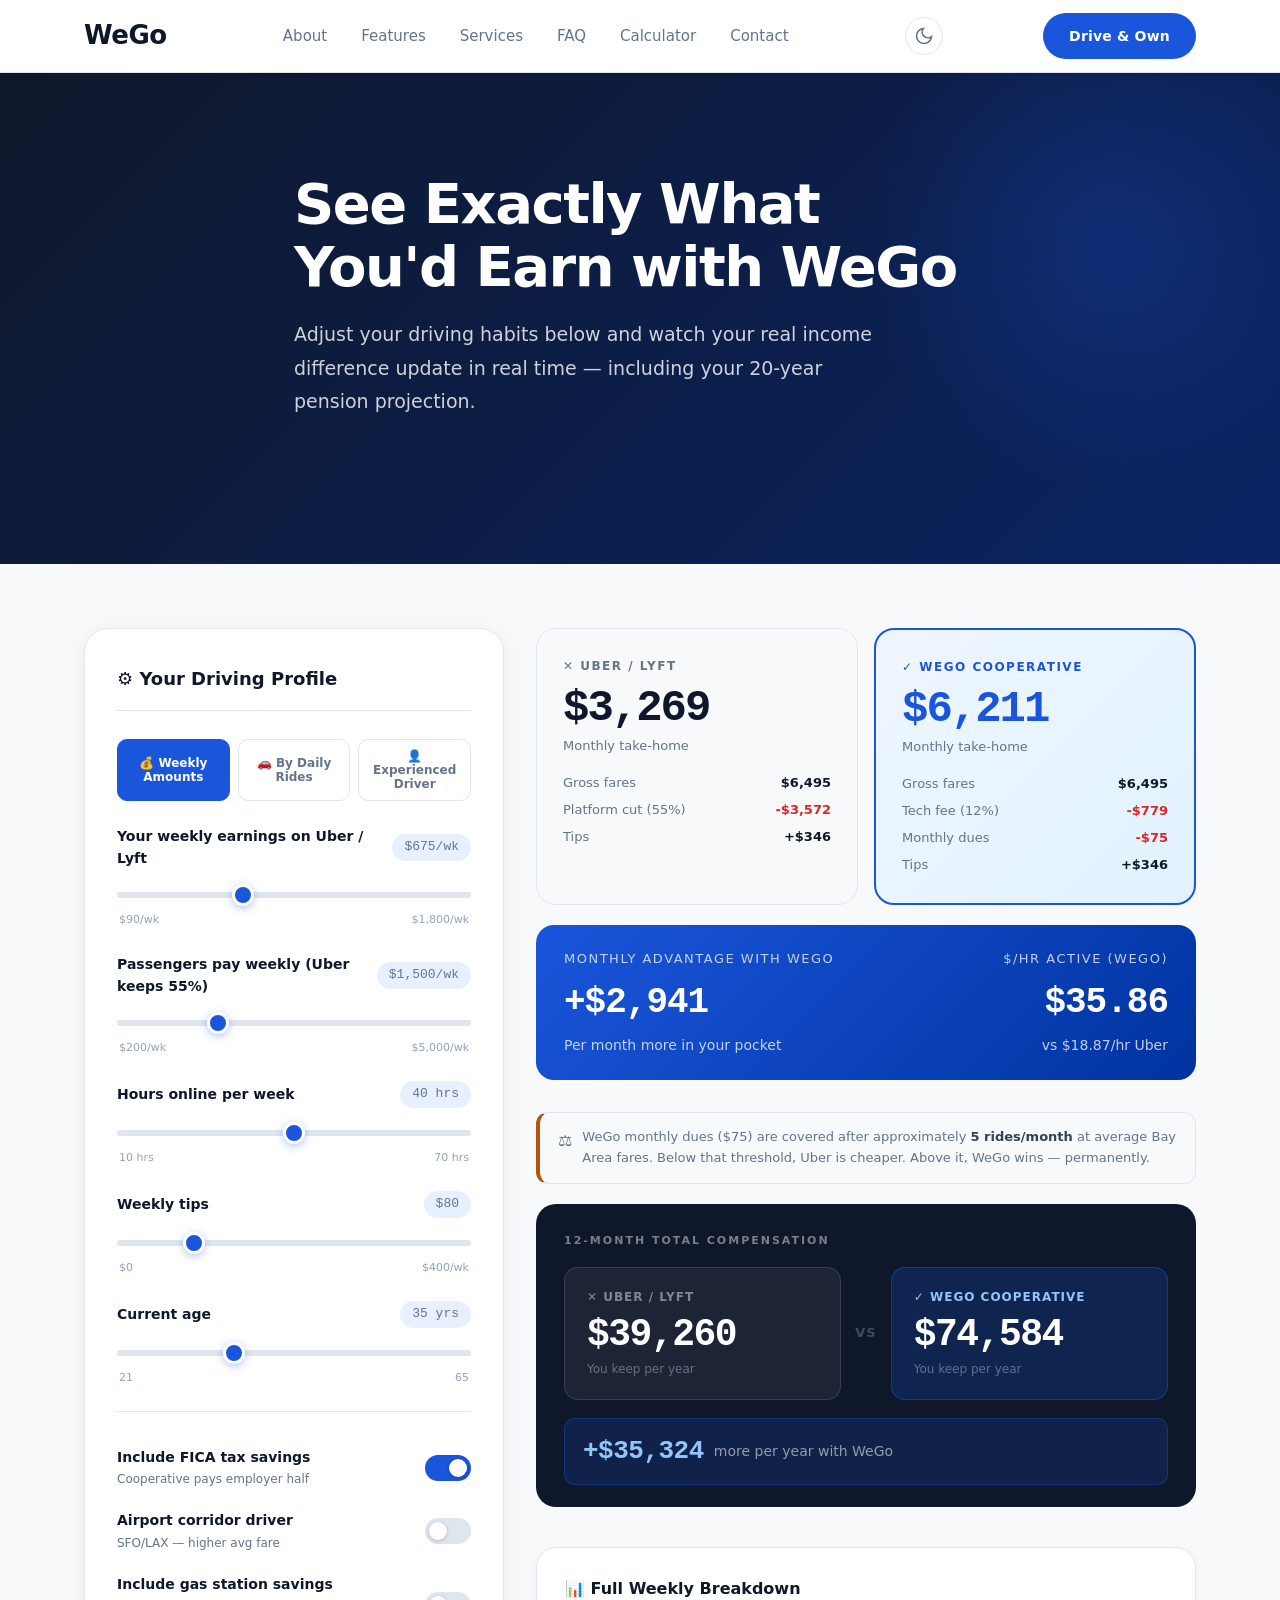
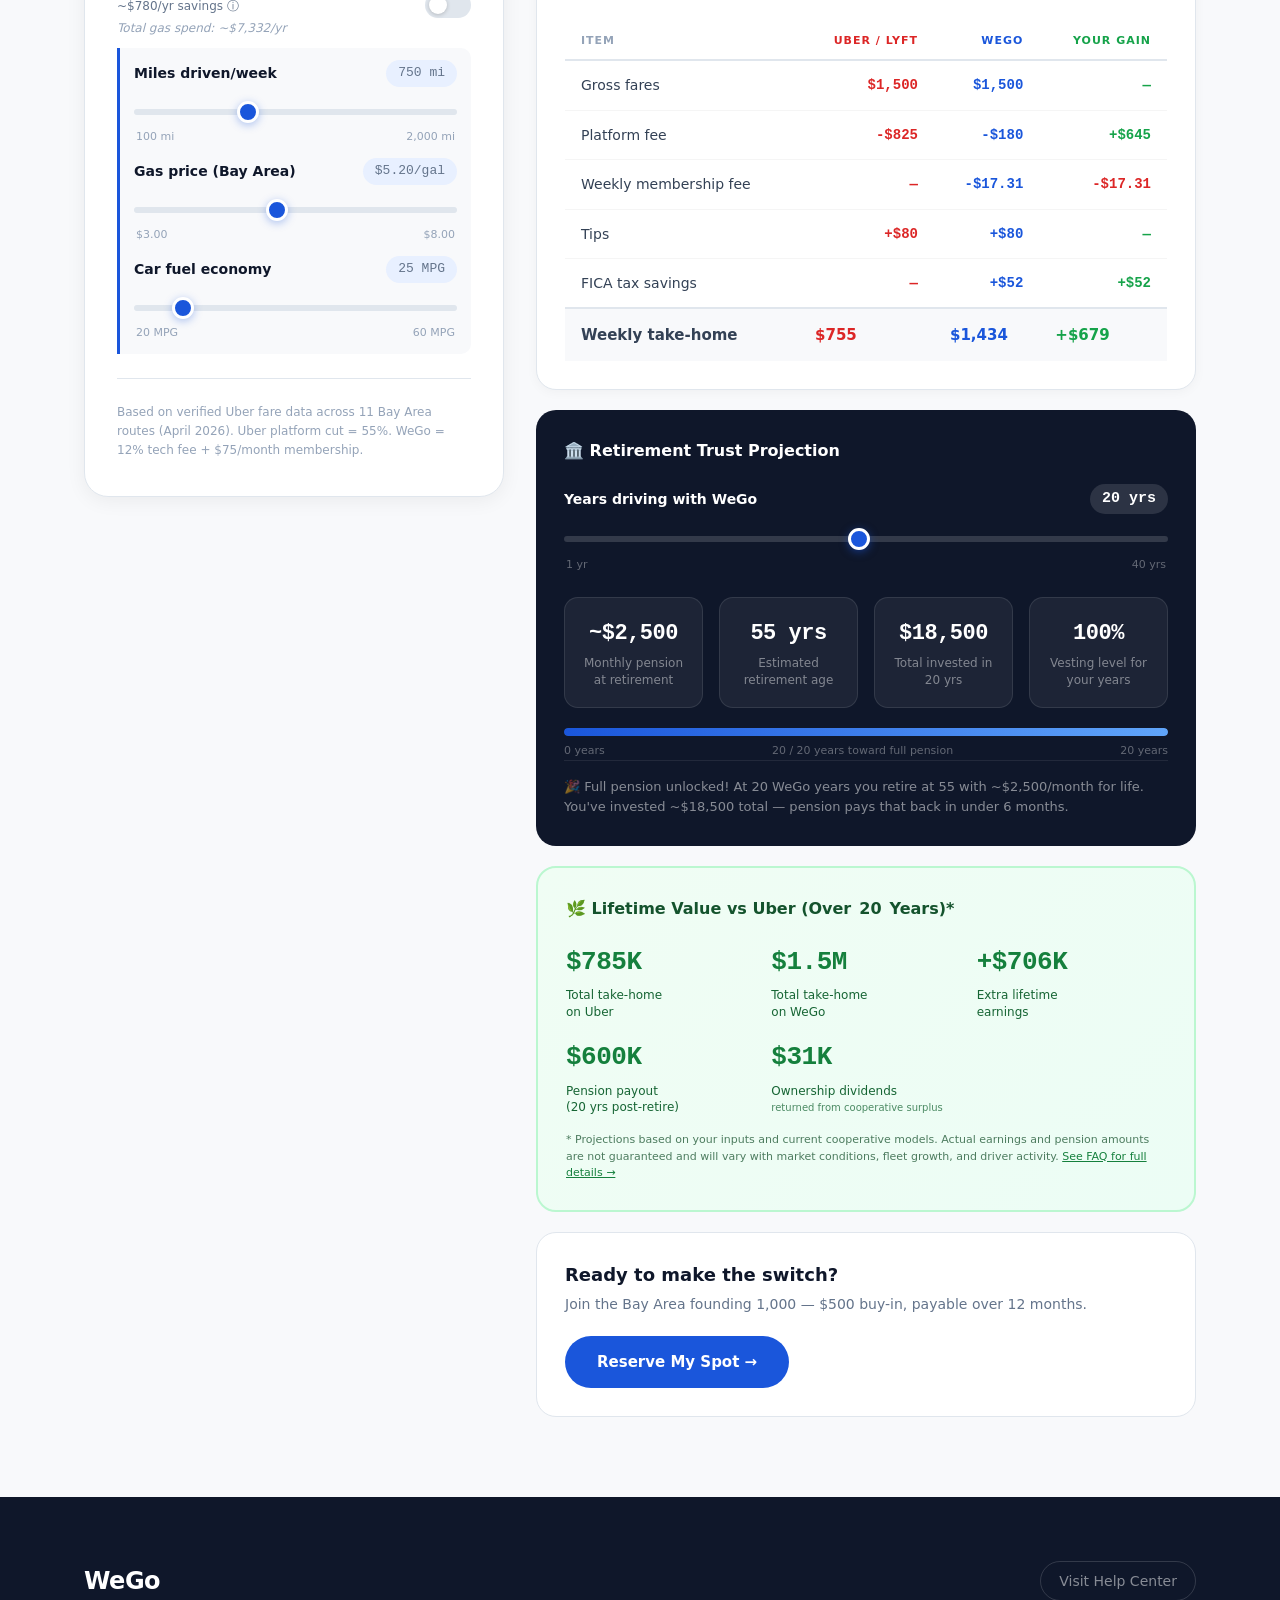
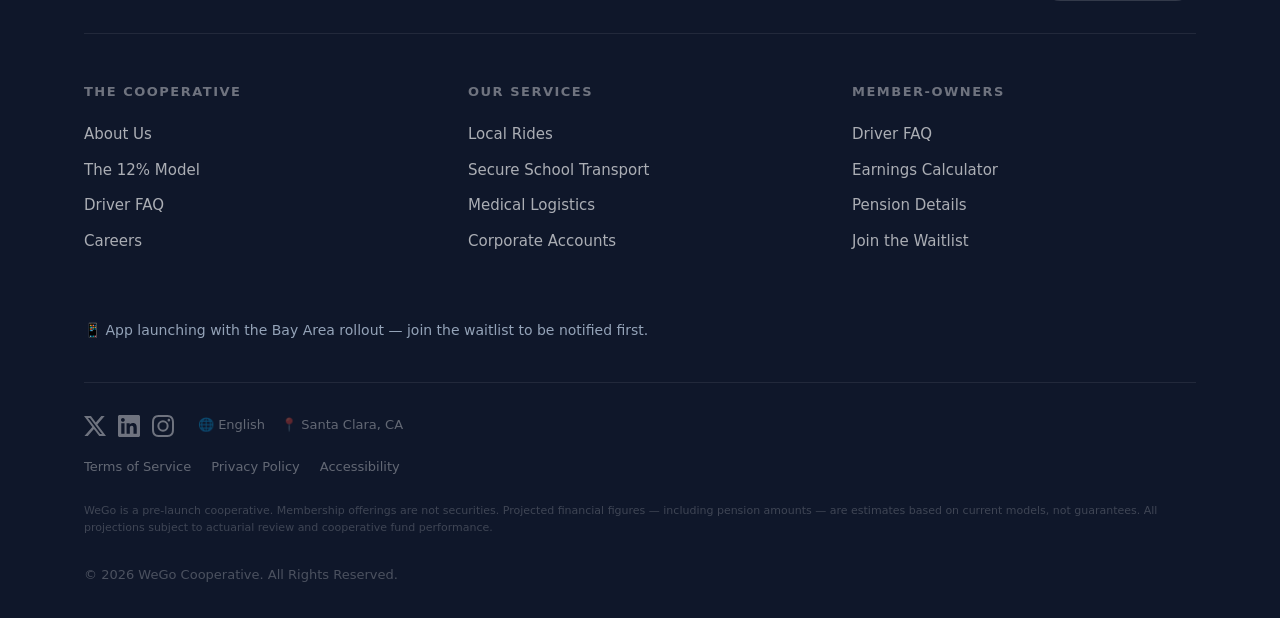
<file: calculator.html>
﻿<!DOCTYPE html>
<html lang="en">
<head>
    <meta charset="UTF-8">
    <meta name="viewport" content="width=device-width, initial-scale=1.0">
    <title>Earnings Calculator — WeGo Cooperative</title>
    <meta name="description" content="See exactly how much more you'd earn driving for WeGo vs Uber or Lyft. Adjust your hours, fares, and gas costs — and see a full 20-year lifetime earnings comparison.">
    <link rel="dns-prefetch" href="//x.com">
    <link rel="dns-prefetch" href="//www.linkedin.com">
    <link rel="dns-prefetch" href="//www.instagram.com">
    <link rel="preload" href="styles.css" as="style">
    <link rel="stylesheet" href="styles.css">
    <script>(function(){var t=localStorage.getItem("wego-theme");if(t)document.documentElement.setAttribute("data-theme",t);}());</script>
</head>
<body>

<header>
    <div class="container">
        <h1 class="logo"><a href="index.html">WeGo</a></h1>
        <button class="nav-toggle" aria-label="Toggle navigation" onclick="document.querySelector('header').classList.toggle('nav-open'); this.classList.toggle('open')">
            <span></span><span></span><span></span>
        </button>
        <nav>
            <ul>
                <li><a href="about.html">About</a></li>
                <li><a href="features.html">Features</a></li>
                <li><a href="services.html">Services</a></li>
                <li><a href="faq.html">FAQ</a></li>
                <li><a href="calculator.html">Calculator</a></li>
                <li><a href="contact.html">Contact</a></li>
            </ul>
        </nav>
        <button class="theme-toggle" id="theme-toggle" aria-label="Toggle dark mode">
            <svg class="icon-sun" viewBox="0 0 24 24" width="20" height="20" fill="none" stroke="currentColor" stroke-width="2" stroke-linecap="round"><circle cx="12" cy="12" r="5"/><line x1="12" y1="1" x2="12" y2="3"/><line x1="12" y1="21" x2="12" y2="23"/><line x1="4.22" y1="4.22" x2="5.64" y2="5.64"/><line x1="18.36" y1="18.36" x2="19.78" y2="19.78"/><line x1="1" y1="12" x2="3" y2="12"/><line x1="21" y1="12" x2="23" y2="12"/><line x1="4.22" y1="19.78" x2="5.64" y2="18.36"/><line x1="18.36" y1="5.64" x2="19.78" y2="4.22"/></svg>
            <svg class="icon-moon" viewBox="0 0 24 24" width="20" height="20" fill="none" stroke="currentColor" stroke-width="2" stroke-linecap="round"><path d="M21 12.79A9 9 0 1 1 11.21 3 7 7 0 0 0 21 12.79z"/></svg>
        </button>
        <a href="contact.html" class="cta">Drive &amp; Own</a>
    </div>
</header>

<main>

    <!-- HERO -->
    <section class="hero">
        <div class="container hero-content">
            <h2>See Exactly What You'd Earn with WeGo</h2>
            <p>Adjust your driving habits below and watch your real income difference update in real time — including your 20-year pension projection.</p>
        </div>
    </section>

    <!-- CALCULATOR -->
    <section class="calc-body">
        <div class="container">
            <div class="calc-shell">

                <!-- ── INPUT PANEL ── -->
                <div class="calc-inputs">
                    <h3>⚙️ Your Driving Profile</h3>

                    <div class="mode-tabs">
                        <button type="button" class="mode-tab active" data-mode="weekly" onclick="switchMode('weekly')">💰 Weekly Amounts</button>
                        <button type="button" class="mode-tab" data-mode="rides" onclick="switchMode('rides')">🚗 By Daily Rides</button>
                        <button type="button" class="mode-tab" data-mode="exp" onclick="switchMode('exp')">👤 Experienced Driver</button>
                    </div>

                    <!-- Mode 1: Weekly dollar amounts (linked sliders) -->
                    <div id="mode-weekly">
                        <div class="input-group">
                            <label>
                                Your weekly earnings on Uber / Lyft
                                <span class="val-display" id="val-earn">$540/wk</span>
                            </label>
                            <input type="range" id="sl-earn" min="90" max="1800" step="10" value="540"
                                   title="Your weekly Uber/Lyft take-home"
                                   oninput="syncEarnToFares(); update()">
                            <div class="range-labels"><span>$90/wk</span><span>$1,800/wk</span></div>
                        </div>
                        <div class="input-group">
                            <label>
                                Passengers pay weekly (Uber keeps 55%)
                                <span class="val-display" id="val-fares">$1,200/wk</span>
                            </label>
                            <input type="range" id="sl-fares" min="200" max="5000" step="50" value="1200"
                                   title="Total weekly fares paid by passengers"
                                   oninput="update()">
                            <div class="range-labels"><span>$200/wk</span><span>$5,000/wk</span></div>
                        </div>
                    </div>

                    <!-- Mode 2: avg fare × rides per day × days per week -->
                    <div id="mode-rides" class="mode-panel-hidden">
                        <div class="input-group">
                            <label>
                                Average fare per ride
                                <span class="val-display" id="val-avgfare">$15</span>
                            </label>
                            <input type="range" id="sl-avgfare" min="5" max="120" step="1" value="15"
                                   title="Average fare received per ride"
                                   oninput="updateRidesDerived()">
                            <div class="range-labels"><span>$5</span><span>$120</span></div>
                        </div>
                        <div class="input-group">
                            <label>
                                Rides per day
                                <span class="val-display" id="val-rpd">20/day</span>
                            </label>
                            <input type="range" id="sl-rpd" min="1" max="40" step="1" value="20"
                                   title="Number of rides completed per day"
                                   oninput="updateRidesDerived()">
                            <div class="range-labels"><span>1/day</span><span>40/day</span></div>
                        </div>
                        <div class="input-group">
                            <label>
                                Days driving per week
                                <span class="val-display" id="val-dpw">5 days</span>
                            </label>
                            <input type="range" id="sl-dpw" min="1" max="7" step="1" value="5"
                                   title="Days per week you drive"
                                   oninput="updateRidesDerived()">
                            <div class="range-labels"><span>1 day</span><span>7 days</span></div>
                        </div>
                        <!-- Derived results -->
                        <div class="rides-derived">
                            <div class="rides-derived-stat">
                                <div class="rd-val" id="rd-rides-week">100</div>
                                <div class="rd-lbl">Total rides / week</div>
                            </div>
                            <div class="rides-derived-stat">
                                <div class="rd-val" id="rd-fares-week">$1,500</div>
                                <div class="rd-lbl">Passengers pay / wk</div>
                            </div>
                            <div class="rides-derived-stat">
                                <div class="rd-val" id="rd-uber-earn">$675</div>
                                <div class="rd-lbl">Your Uber earn / wk</div>
                            </div>
                            <div class="rides-derived-stat">
                                <div class="rd-val" id="rd-wego-earn">$1,303</div>
                                <div class="rd-lbl">Your WeGo earn / wk</div>
                            </div>
                        </div>
                    </div>

                    <!-- Mode 3: Experienced driver — earnings + experience credit -->
                    <div id="mode-exp" class="mode-panel-hidden">
                        <div class="input-group">
                            <label>
                                Current weekly earnings on Uber / Lyft
                                <span class="val-display" id="val-exp-earn">$540/wk</span>
                            </label>
                            <input type="range" id="sl-exp-earn" min="90" max="1800" step="10" value="540"
                                   title="Your current weekly Uber/Lyft take-home earnings"
                                   oninput="syncExpEarnToFares()">
                            <div class="range-labels"><span>$90/wk</span><span>$1,800/wk</span></div>
                        </div>
                        <div class="input-group">
                            <label>
                                Years professional driving (Uber / Lyft / taxi)
                                <span class="val-display" id="val-exp-years">5 yrs</span>
                            </label>
                            <input type="range" id="sl-exp-years" min="0" max="15" step="1" value="5"
                                   title="Years of prior professional rideshare or taxi driving"
                                   oninput="updateExpDerived()">
                            <div class="range-labels"><span>0 yrs</span><span>15 yrs</span></div>
                        </div>
                        <div class="exp-credit-box" id="exp-credit-box">
                            Adjust the sliders above — your prior driving experience reduces the years you need for full pension.
                        </div>
                        <div class="exp-pension-highlight">
                            <div class="eph-val" id="exp-hl-pension">—</div>
                            <div class="eph-lbl" id="exp-hl-lbl">Projected monthly pension at retirement</div>
                        </div>
                        <div class="exp-ambassador-note">
                            <strong>Founding Ambassador (Age 50+):</strong> Refer 10 drivers in your first 6 months and your $500 founding fee is waived. Every 5 referrals = 5 months of additional vesting credit. <a href="features.html#senior-drivers">See full Ambassador Program →</a>
                        </div>
                    </div>

                    <!-- Common inputs (both modes) -->
                    <div class="input-group">
                        <label>
                            Hours online per week
                            <span class="val-display" id="val-hours">40 hrs</span>
                        </label>
                        <input type="range" id="sl-hours" min="10" max="70" step="1" value="40"
                               title="Hours online per week"
                               oninput="update()">
                        <div class="range-labels"><span>10 hrs</span><span>70 hrs</span></div>
                    </div>

                    <div class="input-group">
                        <label>
                            Weekly tips
                            <span class="val-display" id="val-tips">$80</span>
                        </label>
                        <input type="range" id="sl-tips" min="0" max="400" step="10" value="80"
                               title="Weekly tips received"
                               oninput="update()">
                        <div class="range-labels"><span>$0</span><span>$400/wk</span></div>
                    </div>

                    <div class="input-group">
                        <label>
                            Current age
                            <span class="val-display" id="val-age">35 yrs</span>
                        </label>
                        <input type="range" id="sl-age" min="21" max="65" step="1" value="35"
                               title="Current age"
                               oninput="update()">
                        <div class="range-labels"><span>21</span><span>65</span></div>
                    </div>

                    <hr class="divider-thin">

                    <div class="input-toggle-row">
                        <div>
                            <div class="toggle-label">Include FICA tax savings</div>
                            <div class="toggle-sub">Cooperative pays employer half</div>
                        </div>
                        <label class="toggle-switch">
                            <input type="checkbox" id="tog-fica" checked onchange="update()" aria-label="Include FICA tax savings">
                            <span class="toggle-slider"></span>
                        </label>
                    </div>

                    <div class="input-toggle-row">
                        <div>
                            <div class="toggle-label">Airport corridor driver</div>
                            <div class="toggle-sub">SFO/LAX — higher avg fare</div>
                        </div>
                        <label class="toggle-switch">
                            <input type="checkbox" id="tog-airport" onchange="update()" aria-label="Airport corridor driver">
                            <span class="toggle-slider"></span>
                        </label>
                    </div>

                    <div class="input-toggle-row">
                        <div>
                            <div class="toggle-label">Include gas station savings</div>
                            <div class="toggle-sub calc-tip" id="gas-savings-lbl">~$720/yr savings ⓘ</div>
                            <div class="toggle-sub gas-spend-line" id="gas-spend-lbl">Total gas spend: ~$6,552/yr</div>
                        </div>
                        <label class="toggle-switch">
                            <input type="checkbox" id="tog-gas" onchange="update()" aria-label="Include gas station savings">
                            <span class="toggle-slider"></span>
                        </label>
                    </div>

                    <div class="gas-inputs" id="gas-inputs">
                        <div class="input-group">
                            <label>Miles driven/week <span class="val-display" id="val-gas-miles">750 mi</span></label>
                            <input type="range" id="sl-gas-miles" min="100" max="2000" step="50" value="750"
                                   title="Miles driven per week" oninput="update()">
                            <div class="range-labels"><span>100 mi</span><span>2,000 mi</span></div>
                        </div>
                        <div class="input-group">
                            <label>Gas price (Bay Area) <span class="val-display" id="val-gas-price">$5.20/gal</span></label>
                            <input type="range" id="sl-gas-price" min="3.00" max="8.00" step="0.10" value="5.20"
                                   title="Current gas price per gallon" oninput="update()">
                            <div class="range-labels"><span>$3.00</span><span>$8.00</span></div>
                        </div>
                        <div class="input-group">
                            <label>Car fuel economy <span class="val-display" id="val-gas-mpg">25 MPG</span></label>
                            <input type="range" id="sl-gas-mpg" min="20" max="60" step="1" value="25"
                                   title="Car miles per gallon" oninput="update()">
                            <div class="range-labels"><span>20 MPG</span><span>60 MPG</span></div>
                        </div>
                    </div>

                    <hr class="divider-thin">

                    <p style="font-size:12px; color:var(--text-dim); line-height:1.6;">
                        Based on verified Uber fare data across 11 Bay Area routes (April 2026). Uber platform cut = 55%. WeGo = 12% tech fee + $75/month membership.
                    </p>
                </div>

                <!-- ── RESULTS PANEL ── -->
                <div class="calc-results">

                    <!-- Monthly take-home comparison -->
                    <div class="compare-row">
                        <div class="earn-card uber">
                            <div class="platform-label">✕ Uber / Lyft</div>
                            <div class="earn-amount" id="res-uber-monthly">$0</div>
                            <div class="earn-period">Monthly take-home</div>
                            <div class="earn-breakdown">
                                <div class="earn-row"><span>Gross fares</span><span class="val" id="res-uber-gross">$0</span></div>
                                <div class="earn-row"><span>Platform cut (55%)</span><span class="val" id="res-uber-cut" style="color:var(--red)">-$0</span></div>
                                <div class="earn-row"><span>Tips</span><span class="val" id="res-uber-tips">+$0</span></div>
                            </div>
                        </div>
                        <div class="earn-card wego">
                            <div class="platform-label">✓ WeGo Cooperative</div>
                            <div class="earn-amount" id="res-wego-monthly">$0</div>
                            <div class="earn-period">Monthly take-home</div>
                            <div class="earn-breakdown">
                                <div class="earn-row"><span>Gross fares</span><span class="val" id="res-wego-gross">$0</span></div>
                                <div class="earn-row"><span>Tech fee (12%)</span><span class="val" id="res-wego-techfee" style="color:var(--red)">-$0</span></div>
                                <div class="earn-row"><span>Monthly dues</span><span class="val" style="color:var(--red)">-$75</span></div>
                                <div class="earn-row"><span>Tips</span><span class="val" id="res-wego-tips">+$0</span></div>
                            </div>
                        </div>
                    </div>

                    <!-- Monthly advantage banner -->
                    <div class="advantage-banner">
                        <div>
                            <div class="adv-label">Monthly advantage with WeGo</div>
                            <div class="adv-value" id="res-monthly-adv">+$0</div>
                            <div class="adv-sub" id="res-adv-sub">Per month more in your pocket</div>
                        </div>
                        <div style="text-align:right;">
                            <div class="adv-label">$/hr active (WeGo)</div>
                            <div class="adv-value" id="res-hourly">$0</div>
                            <div class="adv-sub">vs <span id="res-hourly-uber">$0</span>/hr Uber</div>
                        </div>
                    </div>

                    <!-- Break-even threshold note -->
                    <div class="breakeven-note" id="breakeven-note">
                        <span class="breakeven-icon">⚖️</span>
                        <span id="breakeven-text">WeGo monthly dues ($75) are covered after approximately <strong>5 rides/month</strong> at average Bay Area fares. Below that threshold, Uber is cheaper. Above it, WeGo wins — permanently.</span>
                    </div>

                    <!-- 12-Month Total Compensation -->
                    <div class="annual-comp-compare">
                        <div class="acc-header">12-Month Total Compensation</div>
                        <div class="acc-cards">
                            <div class="acc-card acc-uber">
                                <div class="acc-platform">✕ Uber / Lyft</div>
                                <div class="acc-amount" id="acc-uber-total">$0</div>
                                <div class="acc-label">You keep per year</div>
                            </div>
                            <div class="acc-vs">VS</div>
                            <div class="acc-card acc-wego">
                                <div class="acc-platform">✓ WeGo Cooperative</div>
                                <div class="acc-amount" id="acc-wego-total">$0</div>
                                <div class="acc-label">You keep per year</div>
                            </div>
                        </div>
                        <div class="acc-diff">
                            <span class="acc-diff-amount" id="acc-diff-amount">+$0</span>
                            <span class="acc-diff-label">more per year with WeGo</span>
                        </div>
                    </div>

                    <!-- Full breakdown table -->
                    <div class="breakdown-card">
                        <h4>📊 Full Weekly Breakdown</h4>
                        <table class="breakdown-table">
                            <thead>
                                <tr>
                                    <th>Item</th>
                                    <th class="uber-col">Uber / Lyft</th>
                                    <th class="wego-col">WeGo</th>
                                    <th class="diff-col">Your Gain</th>
                                </tr>
                            </thead>
                            <tbody>
                                <tr>
                                    <td>Gross fares</td>
                                    <td class="uber-col" id="wk-gross-uber">$0</td>
                                    <td class="wego-col" id="wk-gross-wego">$0</td>
                                    <td class="diff-col">—</td>
                                </tr>
                                <tr>
                                    <td>Platform fee</td>
                                    <td class="uber-col" id="wk-fee-uber">-$0</td>
                                    <td class="wego-col" id="wk-fee-wego">-$0</td>
                                    <td class="diff-col" id="wk-fee-diff">+$0</td>
                                </tr>
                                <tr>
                                    <td>Weekly membership fee</td>
                                    <td class="uber-col">—</td>
                                    <td class="wego-col">-$17.31</td>
                                    <td class="diff-col neg">-$17.31</td>
                                </tr>
                                <tr>
                                    <td>Tips</td>
                                    <td class="uber-col" id="wk-tips">+$0</td>
                                    <td class="wego-col" id="wk-tips-w">+$0</td>
                                    <td class="diff-col">—</td>
                                </tr>
                                <tr id="row-fica" style="display:none;">
                                    <td>FICA tax savings</td>
                                    <td class="uber-col">—</td>
                                    <td class="wego-col" id="wk-fica">+$0</td>
                                    <td class="diff-col" id="wk-fica-diff">+$0</td>
                                </tr>
                                <tr id="row-gas" style="display:none;">
                                    <td>Gas station discount</td>
                                    <td class="uber-col">—</td>
                                    <td class="wego-col">+$13.85</td>
                                    <td class="diff-col">+$13.85</td>
                                </tr>
                                <tr id="row-airport" style="display:none;">
                                    <td>Airport corridor bonus</td>
                                    <td class="uber-col">—</td>
                                    <td class="wego-col" id="wk-airport">+$0</td>
                                    <td class="diff-col" id="wk-airport-diff">+$0</td>
                                </tr>
                            </tbody>
                            <tfoot>
                                <tr>
                                    <td>Weekly take-home</td>
                                    <td class="uber-col" id="wk-total-uber">$0</td>
                                    <td class="wego-col" id="wk-total-wego">$0</td>
                                    <td class="diff-col" id="wk-total-diff">+$0</td>
                                </tr>
                            </tfoot>
                        </table>
                    </div>

                    <!-- Pension projection -->
                    <div class="pension-card">
                        <h4>🏛️ Retirement Trust Projection</h4>

                        <div class="pension-years-group">
                            <label>
                                Years driving with WeGo
                                <span class="val-display" id="val-pen-years">20 yrs</span>
                            </label>
                            <input type="range" id="sl-pen-years" min="1" max="40" step="1" value="20"
                                   title="Years driving with WeGo"
                                   oninput="syncPenYears(+this.value)">
                            <div class="range-labels"><span>1 yr</span><span>40 yrs</span></div>
                        </div>

                        <div class="pension-grid">
                            <div class="pension-stat">
                                <div class="ps-val" id="pen-monthly">~$2,500</div>
                                <div class="ps-lbl">Monthly pension at retirement</div>
                            </div>
                            <div class="pension-stat">
                                <div class="ps-val" id="pen-retire-age">55</div>
                                <div class="ps-lbl">Estimated retirement age</div>
                            </div>
                            <div class="pension-stat">
                                <div class="ps-val" id="pen-total-invested">$0</div>
                                <div class="ps-lbl">Total invested in 20 yrs</div>
                            </div>
                            <div class="pension-stat">
                                <div class="ps-val" id="pen-vesting">0%</div>
                                <div class="ps-lbl">Vesting level for your years</div>
                            </div>
                        </div>

                        <div class="progress-bar-wrap" id="pension-bar-wrap">
                            <div class="progress-bar-track">
                                <div class="progress-bar-fill" id="pension-bar" style="width:0%"></div>
                            </div>
                            <div class="progress-labels">
                                <span>0 years</span>
                                <span id="pen-bar-label">0 / 20 years toward full pension</span>
                                <span>20 years</span>
                            </div>
                        </div>

                        <p class="pension-note" id="pension-note">
                            Enter your years to drive above to see your pension projection.
                        </p>
                    </div>

                    <!-- 20-year lifetime value -->
                    <div class="lifetime-card">
                        <h4>🌿 Lifetime Value vs Uber (Over <span id="lt-years-label">20</span> Years)*</h4>
                        <div class="lifetime-stats">
                            <div class="lt-stat">
                                <div class="lt-val" id="lt-uber-total">$0</div>
                                <div class="lt-lbl">Total take-home<br>on Uber</div>
                            </div>
                            <div class="lt-stat">
                                <div class="lt-val" id="lt-wego-total">$0</div>
                                <div class="lt-lbl">Total take-home<br>on WeGo</div>
                            </div>
                            <div class="lt-stat">
                                <div class="lt-val" id="lt-diff">+$0</div>
                                <div class="lt-lbl">Extra lifetime<br>earnings</div>
                            </div>
                            <div class="lt-stat">
                                <div class="lt-val" id="lt-pension-total">$0</div>
                                <div class="lt-lbl">Pension payout<br>(20 yrs post-retire)</div>
                            </div>
                            <div class="lt-stat lt-stat-ownership">
                                <div class="lt-val" id="lt-dividend">$0</div>
                                <div class="lt-lbl">Ownership dividends<br><span class="lt-lbl-sub">returned from cooperative surplus</span></div>
                            </div>
                        </div>
                        <p class="lifetime-footnote">* Projections based on your inputs and current cooperative models. Actual earnings and pension amounts are not guaranteed and will vary with market conditions, fleet growth, and driver activity. <a href="faq.html">See FAQ for full details →</a></p>
                    </div>

                    <!-- CTA -->
                    <div class="calc-cta-row">
                        <div>
                            <h4>Ready to make the switch?</h4>
                            <p>Join the Bay Area founding 1,000 — $500 buy-in, payable over 12 months.</p>
                        </div>
                        <a href="contact.html" class="cta-btn">Reserve My Spot →</a>
                    </div>

                </div>
                <!-- end results -->

            </div>
        </div>
    </section>

</main>

<footer class="mega-footer">
    <div class="container">
        <div class="footer-brand">
            <h2>WeGo</h2>
            <a href="contact.html" class="help-link">Visit Help Center</a>
        </div>
        <div class="footer-grid">
            <div class="footer-col">
                <h4>The Cooperative</h4>
                <ul>
                    <li><a href="about.html">About Us</a></li>
                    <li><a href="features.html">The 12% Model</a></li>
                    <li><a href="faq.html">Driver FAQ</a></li>
                    <li><a href="contact.html">Careers</a></li>
                </ul>
            </div>
            <div class="footer-col">
                <h4>Our Services</h4>
                <ul>
                    <li><a href="services.html#local">Local Rides</a></li>
                    <li><a href="services.html#school">Secure School Transport</a></li>
                    <li><a href="services.html#medical">Medical Logistics</a></li>
                    <li><a href="services.html#corporate">Corporate Accounts</a></li>
                </ul>
            </div>
            <div class="footer-col">
                <h4>Member-Owners</h4>
                <ul>
                    <li><a href="faq.html">Driver FAQ</a></li>
                    <li><a href="calculator.html">Earnings Calculator</a></li>
                    <li><a href="faq.html#pension">Pension Details</a></li>
                    <li><a href="contact.html">Join the Waitlist</a></li>
                </ul>
            </div>
        </div>
        <div class="footer-apps">
            <span style="font-size:14px; color:var(--text-dim); padding:8px 0; display:block;">📱 App launching with the Bay Area rollout — join the waitlist to be notified first.</span>
        </div>
        <div class="footer-meta">
            <div class="meta-left">
                <div class="social-icons">
                    <a href="https://x.com/" target="_blank" rel="noopener noreferrer" aria-label="X (Twitter)">
                        <svg viewBox="0 0 24 24" width="22" height="22" fill="currentColor"><path d="M18.901 1.153h3.68l-8.04 9.19L24 22.846h-7.406l-5.8-7.584-6.638 7.584H.474l8.6-9.83L0 1.154h7.594l5.243 6.932ZM17.61 20.644h2.039L6.486 3.24H4.298Z"/></svg>
                    </a>
                    <a href="https://www.linkedin.com/" target="_blank" rel="noopener noreferrer" aria-label="LinkedIn">
                        <svg viewBox="0 0 24 24" width="22" height="22" fill="currentColor"><path d="M20.447 20.452h-3.554v-5.569c0-1.328-.027-3.037-1.852-3.037-1.853 0-2.136 1.445-2.136 2.939v5.667H9.351V9h3.414v1.561h.046c.477-.9 1.637-1.85 3.37-1.85 3.601 0 4.267 2.37 4.267 5.455v6.286zM5.337 7.433c-1.144 0-2.063-.926-2.063-2.065 0-1.138.92-2.063 2.063-2.063 1.14 0 2.064.925 2.064 2.063 0 1.139-.925 2.065-2.064 2.065zm1.782 13.019H3.555V9h3.564v11.452zM22.225 0H1.771C.792 0 0 .774 0 1.729v20.542C0 23.227.792 24 1.771 24h20.451C23.2 24 24 23.227 24 22.271V1.729C24 .774 23.2 0 22.222 0h.003z"/></svg>
                    </a>
                    <a href="https://www.instagram.com/" target="_blank" rel="noopener noreferrer" aria-label="Instagram">
                        <svg viewBox="0 0 24 24" width="22" height="22" fill="currentColor"><path d="M12 2.163c3.204 0 3.584.012 4.85.07 3.252.148 4.771 1.691 4.919 4.919.058 1.265.069 1.645.069 4.849 0 3.205-.012 3.584-.069 4.849-.149 3.225-1.664 4.771-4.919 4.919-1.266.058-1.644.07-4.85.07-3.204 0-3.584-.012-4.849-.07-3.26-.149-4.771-1.699-4.919-4.92-.058-1.265-.07-1.644-.07-4.849 0-3.204.013-3.583.07-4.849.149-3.227 1.664-4.771 4.919-4.919 1.266-.057 1.645-.069 4.849-.069zM12 0C8.741 0 8.333.014 7.053.072 2.695.272.273 2.69.073 7.052.014 8.333 0 8.741 0 12c0 3.259.014 3.668.072 4.948.2 4.358 2.618 6.78 6.98 6.98C8.333 23.986 8.741 24 12 24c3.259 0 3.668-.014 4.948-.072 4.354-.2 6.782-2.618 6.979-6.98.059-1.28.073-1.689.073-4.948 0-3.259-.014-3.667-.072-4.947-.196-4.354-2.617-6.78-6.979-6.98C15.668.014 15.259 0 12 0zm0 5.838a6.162 6.162 0 100 12.324 6.162 6.162 0 000-12.324zM12 16a4 4 0 110-8 4 4 0 010 8zm6.406-11.845a1.44 1.44 0 100 2.881 1.44 1.44 0 000-2.881z"/></svg>
                    </a>
                </div>
                <div class="locale-info">
                    <span>🌐 English</span>
                    <span>📍 Santa Clara, CA</span>
                </div>
            </div>
            <div class="meta-right">
                <a href="#">Terms of Service</a>
                <a href="#">Privacy Policy</a>
                <a href="#">Accessibility</a>
                <p class="legal-disclaimer">WeGo is a pre-launch cooperative. Membership offerings are not securities. Projected financial figures — including pension amounts — are estimates based on current models, not guarantees. All projections subject to actuarial review and cooperative fund performance.</p>
                <p class="copyright">&copy; 2026 WeGo Cooperative. All Rights Reserved.</p>
            </div>
        </div>
    </div>
</footer>

<script>
// ── CONSTANTS (match your business model exactly) ──────────────
const UBER_CUT       = 0.55;   // Uber platform take
const WEGO_TECH      = 0.12;   // WeGo tech fee
const WEGO_MONTHLY   = 75;     // Monthly dues
const FICA_SAVING    = 0.0765; // Employer FICA half (co-op covers this)
const GAS_COOP_DISCOUNT = 0.50; // Co-op partner station saves this much $/gal vs pump
const AIRPORT_BONUS  = 0.08;   // ~8% higher avg fares on airport corridor
const PENSION_FULL   = 2500;   // Monthly pension at 20 years
const DIVIDEND_RATE  = 0.02;   // ~2% of gross fares returned annually as patronage dividends
const PENSION_TIERS  = [
    { years: 0,  pct: 0    },
    { years: 3,  pct: 0.25 },
    { years: 5,  pct: 0.50 },
    { years: 10, pct: 0.75 },
    { years: 15, pct: 0.90 },
    { years: 20, pct: 1.00 },
    { years: 25, pct: 1.10 }, // Enhanced + family transfer tier
    { years: 30, pct: 1.20 }, // Legacy tier — lifetime family coverage
];

// ── HELPERS ────────────────────────────────────────────────────
function fmt(n, prefix = '$') {
    if (n >= 1_000_000) return prefix + (n / 1_000_000).toFixed(2) + 'M';
    if (n >= 10_000)    return prefix + Math.round(n).toLocaleString();
    return prefix + Math.round(n).toLocaleString();
}

function fmtK(n) {
    if (Math.abs(n) >= 1_000_000) return '$' + (n / 1_000_000).toFixed(1) + 'M';
    if (Math.abs(n) >= 1_000)     return '$' + (n / 1_000).toFixed(0) + 'K';
    return '$' + Math.round(Math.abs(n));
}

function sign(n) { return n >= 0 ? '+' : ''; }

function vestingPct(years) {
    let pct = 0;
    for (const t of PENSION_TIERS) {
        if (years >= t.years) pct = t.pct;
    }
    return pct;
}

function vestingLabel(years) {
    if (years < 3)  return '0% (Not yet vested — 3 yr minimum)';
    if (years < 5)  return '25% vested';
    if (years < 10) return '50% vested';
    if (years < 15) return '75% vested';
    if (years < 20) return '90% vested';
    if (years < 25) return '100% — Full pension 🎉';
    if (years < 30) return '110% — Enhanced pension + family transfer';
    return '120% — Legacy tier · lifetime family coverage 🏆';
}

// ── CALCULATOR MODE ────────────────────────────────────────────
let calcMode = 'weekly';

function switchMode(mode) {
    calcMode = mode;
    document.querySelectorAll('.mode-tab').forEach(t =>
        t.classList.toggle('active', t.dataset.mode === mode));

    const weeklyPanel = document.getElementById('mode-weekly');
    const ridesPanel  = document.getElementById('mode-rides');
    const expPanel    = document.getElementById('mode-exp');

    weeklyPanel.style.display = mode === 'weekly' ? '' : 'none';

    ridesPanel.classList.toggle('mode-panel-hidden', mode !== 'rides');
    ridesPanel.style.display  = mode === 'rides' ? '' : 'none';

    expPanel.classList.toggle('mode-panel-hidden', mode !== 'exp');
    expPanel.style.display    = mode === 'exp' ? '' : 'none';

    if (mode === 'rides') updateRidesDerived();
    else if (mode === 'exp') updateExpDerived();
    else update();
}

function updateRidesDerived() {
    // Formula: avg fare × rides per day × days per week
    const fare = +document.getElementById('sl-avgfare').value;
    const rpd  = +document.getElementById('sl-rpd').value;
    const dpw  = +document.getElementById('sl-dpw').value;

    const ridesPerWeek = rpd * dpw;
    const gross        = ridesPerWeek * fare;
    const uberEarn     = Math.round(gross * (1 - UBER_CUT));
    const wegoEarn     = Math.max(Math.round(gross * (1 - WEGO_TECH) - WEGO_MONTHLY / 4.33), 0);

    document.getElementById('val-avgfare').textContent   = '$' + fare;
    document.getElementById('val-rpd').textContent       = rpd + '/day';
    document.getElementById('val-dpw').textContent       = dpw + ' days';
    document.getElementById('rd-rides-week').textContent = ridesPerWeek;
    document.getElementById('rd-fares-week').textContent = '$' + Math.round(gross).toLocaleString();
    document.getElementById('rd-uber-earn').textContent  = '$' + uberEarn.toLocaleString();
    document.getElementById('rd-wego-earn').textContent  = '$' + wegoEarn.toLocaleString();

    // Feed derived gross into master fares slider so update() stays consistent
    const sl = document.getElementById('sl-fares');
    sl.value = Math.min(Math.max(Math.round(gross), +sl.min), +sl.max);
    update();
}

// ── MAIN CALCULATE ─────────────────────────────────────────────
function update() {
    // Read sliders
    const weeklyGross = +document.getElementById('sl-fares').value;
    const hours       = +document.getElementById('sl-hours').value;
    const avgFare     = +document.getElementById('sl-avgfare').value;
    const weeklyTips  = +document.getElementById('sl-tips').value;
    const driveYears  = +document.getElementById('sl-pen-years').value;
    const age         = +document.getElementById('sl-age').value;
    const doFica      = document.getElementById('tog-fica').checked;
    const doAirport   = document.getElementById('tog-airport').checked;
    const doGas       = document.getElementById('tog-gas').checked;
    const gasMilesWk   = +document.getElementById('sl-gas-miles').value;
    const gasPriceBay  = +document.getElementById('sl-gas-price').value;
    const gasMpg       = +document.getElementById('sl-gas-mpg').value;
    const gasGallonsYr = (gasMilesWk / gasMpg) * 52;
    const gasAnnual    = Math.round(GAS_COOP_DISCOUNT * gasGallonsYr);

    document.getElementById('val-gas-miles').textContent = gasMilesWk.toLocaleString() + ' mi';
    document.getElementById('val-gas-price').textContent = '$' + gasPriceBay.toFixed(2) + '/gal';
    document.getElementById('val-gas-mpg').textContent   = gasMpg + ' MPG';
    const gasCoopPrice  = gasPriceBay - GAS_COOP_DISCOUNT;
    const gasTotalSpend = Math.round(gasCoopPrice * gasGallonsYr);
    const gasLbl = document.getElementById('gas-savings-lbl');
    gasLbl.textContent = '~$' + gasAnnual.toLocaleString() + '/yr savings ⓘ';
    gasLbl.dataset.tip = `$${gasPriceBay.toFixed(2)} pump − $${gasCoopPrice.toFixed(2)} co-op = $${GAS_COOP_DISCOUNT.toFixed(2)}/gal × ${Math.round(gasGallonsYr).toLocaleString()} gal/yr`;
    document.getElementById('gas-spend-lbl').textContent = 'Total gas spend: ~$' + gasTotalSpend.toLocaleString() + '/yr';

    // Sync earn↔fares only in weekly mode (rides mode derives gross differently)
    if (calcMode === 'weekly') syncFaresToEarn(weeklyGross);

    // Update display values
    document.getElementById('val-fares').textContent   = '$' + weeklyGross.toLocaleString() + '/wk';
    document.getElementById('val-hours').textContent   = hours + ' hrs';
    document.getElementById('val-avgfare').textContent = '$' + avgFare;
    document.getElementById('val-tips').textContent     = '$' + weeklyTips;
    document.getElementById('val-pen-years').textContent = driveYears + ' yrs';
    document.getElementById('val-age').textContent      = age + ' yrs';

    // ── WEEKLY CALCULATIONS ──
    const airportBonus = doAirport ? weeklyGross * AIRPORT_BONUS : 0;
    const adjustedGross = weeklyGross + airportBonus;

    const uberCut     = adjustedGross * UBER_CUT;
    const wegoCut     = adjustedGross * WEGO_TECH;
    const wegoWeeklyDues = WEGO_MONTHLY / 4.33;

    const ficaWeekly  = doFica ? adjustedGross * DRIVER_SHARE_ANNUAL() * FICA_SAVING / 52 : 0;
    // Simpler: FICA saving is % of driver's annual earnings
    const ficaSavingWeekly = doFica ? (adjustedGross * (1 - UBER_CUT)) * FICA_SAVING : 0;

    const gasWeekly   = doGas ? gasAnnual / 52 : 0;

    const uberWeekly  = adjustedGross - uberCut + weeklyTips;
    const wegoWeekly  = adjustedGross - wegoCut - wegoWeeklyDues + weeklyTips
                        + ficaSavingWeekly + gasWeekly;

    const weeklyDiff  = wegoWeekly - uberWeekly;

    // Monthly
    const uberMonthly = uberWeekly * 4.33;
    const wegoMonthly = wegoWeekly * 4.33;
    const monthlyAdv  = wegoMonthly - uberMonthly;
    const annualAdv   = monthlyAdv * 12;

    const uberHourly  = uberWeekly / hours;
    const wegoHourly  = wegoWeekly / hours;

    // ── UPDATE UI: Earn cards ──
    document.getElementById('res-uber-monthly').textContent = fmt(uberMonthly);
    document.getElementById('res-wego-monthly').textContent = fmt(wegoMonthly);

    document.getElementById('res-uber-gross').textContent  = fmt(adjustedGross * 4.33);
    document.getElementById('res-uber-cut').textContent    = '-' + fmt(uberCut * 4.33);
    document.getElementById('res-uber-tips').textContent   = '+' + fmt(weeklyTips * 4.33);

    document.getElementById('res-wego-gross').textContent  = fmt(adjustedGross * 4.33);
    document.getElementById('res-wego-techfee').textContent = '-' + fmt(wegoCut * 4.33);
    document.getElementById('res-wego-tips').textContent   = '+' + fmt(weeklyTips * 4.33);

    // Advantage banner
    document.getElementById('res-monthly-adv').textContent = sign(monthlyAdv) + fmt(monthlyAdv);
    document.getElementById('res-adv-sub').textContent     = 'Per month more in your pocket';
    document.getElementById('res-hourly').textContent      = '$' + wegoHourly.toFixed(2);
    document.getElementById('res-hourly-uber').textContent = '$' + uberHourly.toFixed(2);

    // ── Weekly breakdown table ──
    document.getElementById('wk-gross-uber').textContent = fmt(adjustedGross);
    document.getElementById('wk-gross-wego').textContent = fmt(adjustedGross);
    document.getElementById('wk-fee-uber').textContent   = '-' + fmt(uberCut);
    document.getElementById('wk-fee-wego').textContent   = '-' + fmt(wegoCut);
    document.getElementById('wk-fee-diff').textContent   = sign(uberCut - wegoCut) + fmt(uberCut - wegoCut);
    document.getElementById('wk-tips').textContent       = '+' + fmt(weeklyTips);
    document.getElementById('wk-tips-w').textContent     = '+' + fmt(weeklyTips);

    // Toggle rows
    const ficaRow    = document.getElementById('row-fica');
    const gasRow     = document.getElementById('row-gas');
    const airportRow = document.getElementById('row-airport');

    ficaRow.style.display    = doFica    ? '' : 'none';
    gasRow.style.display     = doGas     ? '' : 'none';
    airportRow.style.display = doAirport ? '' : 'none';

    if (doFica) {
        document.getElementById('wk-fica').textContent      = '+' + fmt(ficaSavingWeekly);
        document.getElementById('wk-fica-diff').textContent = '+' + fmt(ficaSavingWeekly);
    }

    if (doAirport) {
        document.getElementById('wk-airport').textContent      = '+' + fmt(airportBonus);
        document.getElementById('wk-airport-diff').textContent = '+' + fmt(airportBonus);
    }

    document.getElementById('wk-total-uber').textContent = fmt(uberWeekly);
    document.getElementById('wk-total-wego').textContent = fmt(wegoWeekly);
    document.getElementById('wk-total-diff').textContent = sign(weeklyDiff) + fmt(weeklyDiff);

    // ── PENSION PROJECTION ──
    // In experienced-driver mode apply prior-experience vesting credit
    let expCreditYears = 0;
    if (calcMode === 'exp') {
        const expEl = document.getElementById('sl-exp-years');
        if (expEl) expCreditYears = Math.min(+expEl.value * 0.5, 5);
    }
    const effectiveDriveYears = driveYears + expCreditYears;

    const retireAge    = age + driveYears;
    const vPct         = vestingPct(effectiveDriveYears);
    const pensionAmt   = PENSION_FULL * vPct;
    const totalInvested = (500) + (WEGO_MONTHLY * 12 * Math.min(driveYears, 20));
    const barWidth     = Math.min((effectiveDriveYears / 20) * 100, 100);

    document.getElementById('pen-monthly').textContent        = '~$' + Math.round(pensionAmt).toLocaleString();
    document.getElementById('pen-retire-age').textContent     = retireAge + ' yrs';
    document.getElementById('pen-total-invested').textContent = fmt(totalInvested);
    document.getElementById('pen-vesting').textContent        = Math.round(vPct * 100) + '%';
    document.getElementById('pension-bar').style.width        = barWidth + '%';
    const effectiveLabel = expCreditYears > 0
        ? effectiveDriveYears.toFixed(1) + ' effective / 20 years (incl. experience credit)'
        : Math.min(driveYears, 20) + ' / 20 years toward full pension';
    document.getElementById('pen-bar-label').textContent = effectiveLabel;

    const creditNote = expCreditYears > 0 ? ` + ${expCreditYears.toFixed(1)} yrs experience credit` : '';
    let noteText = '';
    if (driveYears < 3) {
        noteText = '⚠️ Under 3 years of WeGo service = 0% vesting. Commit to at least 3 years to begin building your pension.';
    } else if (effectiveDriveYears < 20) {
        const yearsLeft = (20 - effectiveDriveYears).toFixed(1);
        noteText = `At ${driveYears} WeGo years${creditNote} = ${effectiveDriveYears.toFixed(1)} effective vesting years — ${Math.round(vPct*100)}% vested. Pension starts at ~$${Math.round(pensionAmt).toLocaleString()}/month at age ${retireAge}. ${yearsLeft} more effective years to full pension.`;
    } else {
        noteText = `🎉 Full pension unlocked! At ${driveYears} WeGo years${creditNote} you retire at ${retireAge} with ~$${Math.round(pensionAmt).toLocaleString()}/month for life. You've invested ~$${totalInvested.toLocaleString()} total — pension pays that back in under 6 months.`;
    }
    document.getElementById('pension-note').textContent = noteText;

    // ── 12-MONTH COMP COMPARISON ──
    document.getElementById('acc-uber-total').textContent = fmt(uberWeekly * 52);
    document.getElementById('acc-wego-total').textContent = fmt(wegoWeekly * 52);
    const annualCompDiff = (wegoWeekly - uberWeekly) * 52;
    document.getElementById('acc-diff-amount').textContent = sign(annualCompDiff) + fmt(Math.abs(annualCompDiff));

    // ── LIFETIME COMPARISON ──
    const ltYears = driveYears;
    document.getElementById('lt-years-label').textContent = ltYears;

    const ltUberTotal  = uberWeekly * 52 * ltYears;
    const ltWegoTotal  = wegoWeekly * 52 * ltYears;
    const ltDiff       = ltWegoTotal - ltUberTotal;
    const ltPension    = pensionAmt * 12 * 20; // 20 years of pension payout
    const grossAnnual  = adjustedGross * 52;
    const ltDividend   = grossAnnual * DIVIDEND_RATE * ltYears; // patronage dividends over career

    const uberEl   = document.getElementById('lt-uber-total');
    const wegoEl   = document.getElementById('lt-wego-total');
    const diffEl   = document.getElementById('lt-diff');
    const penEl    = document.getElementById('lt-pension-total');

    uberEl.textContent  = fmtK(ltUberTotal);
    uberEl.dataset.tip  = `$${Math.round(uberWeekly).toLocaleString()}/wk × 52 wks × ${ltYears} yrs`;

    wegoEl.textContent  = fmtK(ltWegoTotal);
    wegoEl.dataset.tip  = `$${Math.round(wegoWeekly).toLocaleString()}/wk × 52 wks × ${ltYears} yrs`;

    diffEl.textContent  = sign(ltDiff) + fmtK(ltDiff);
    diffEl.dataset.tip  = `WeGo ${fmtK(ltWegoTotal)} − Uber ${fmtK(ltUberTotal)}`;

    penEl.textContent   = fmtK(ltPension);
    penEl.dataset.tip   = `~$${Math.round(pensionAmt).toLocaleString()}/mo × 12 mo × 20 post-retire yrs`;

    const divEl = document.getElementById('lt-dividend');
    divEl.textContent  = fmtK(ltDividend);
    divEl.dataset.tip  = `$${Math.round(grossAnnual).toLocaleString()} gross/yr × 2% dividend × ${ltYears} yrs`;
}

function DRIVER_SHARE_ANNUAL() { return 1 - UBER_CUT; }

// ── PENSION CARD YEARS SLIDER ─────────────────────────────────
function syncPenYears(years) {
    document.getElementById('val-pen-years').textContent = years + ' yrs';
    if (calcMode === 'exp') updateExpDerived();
    else update();
}

// ── EXPERIENCED DRIVER MODE ────────────────────────────────────
function syncExpEarnToFares() {
    const uberEarn = +document.getElementById('sl-exp-earn').value;
    document.getElementById('val-exp-earn').textContent = '$' + uberEarn.toLocaleString() + '/wk';
    const gross = uberEarn / (1 - UBER_CUT);
    const slFares = document.getElementById('sl-fares');
    slFares.value = Math.min(Math.max(gross, +slFares.min), +slFares.max);
    document.getElementById('val-fares').textContent = '$' + Math.round(+slFares.value).toLocaleString() + '/wk';
    const slEarn = document.getElementById('sl-earn');
    slEarn.value = Math.min(Math.max(uberEarn, +slEarn.min), +slEarn.max);
    document.getElementById('val-earn').textContent = '$' + uberEarn.toLocaleString() + '/wk';
    updateExpDerived();
}

function updateExpDerived() {
    const expYears  = +document.getElementById('sl-exp-years').value;
    const wegoYears = +document.getElementById('sl-pen-years').value;
    const age       = +document.getElementById('sl-age').value;

    const expCredit       = Math.min(expYears * 0.5, 5);
    const effectiveVest   = wegoYears + expCredit;
    const pension         = PENSION_FULL * vestingPct(effectiveVest);
    const retireAge       = age + wegoYears;
    const yearsToFull     = Math.max(0, 20 - expCredit);
    const fullPensionAge  = Math.ceil(age + yearsToFull);

    document.getElementById('val-exp-years').textContent = expYears + ' yrs';

    let creditMsg;
    if (expCredit > 0) {
        creditMsg =
            '<strong>' + expYears + ' yrs prior driving → ' + expCredit.toFixed(1) + ' yrs vesting credit</strong>' +
            ' (0.5× verified experience, max 5 yrs). Combined with <strong>' + wegoYears + ' WeGo years</strong>' +
            ' = <strong style="color:var(--primary)">' + effectiveVest.toFixed(1) + ' effective vesting years</strong>.' +
            '<br>Full pension needs just <strong>' + yearsToFull.toFixed(1) + ' more WeGo years</strong>' +
            ' — full pension eligible at age <strong>' + fullPensionAge + '</strong>.' +
            '<br><small style="color:var(--fg-dim)">Experience credit requires verification of prior professional driving. ' +
            '<a href="contact.html">Contact us to apply →</a></small>';
    } else {
        creditMsg = 'No prior experience credit applied. Adjust the "years professional driving" slider to see how your history shortens your path to full pension.';
    }
    document.getElementById('exp-credit-box').innerHTML = creditMsg;

    document.getElementById('exp-hl-pension').textContent = '~$' + Math.round(pension).toLocaleString() + '/mo';
    document.getElementById('exp-hl-lbl').textContent =
        'Projected pension at age ' + retireAge + ' · ' + Math.round(vestingPct(effectiveVest) * 100) + '% vested';

    update();
}

// ── BIDIRECTIONAL EARN ↔ FARES SYNC ───────────────────────────
// Slider 1 = Uber/Lyft driver earnings (45% of passenger fares)
// Slider 2 = passenger total fares (≈ 2.2× driver's Uber earnings)
function syncFaresToEarn(gross) {
    const uberEarn = Math.round(gross * (1 - UBER_CUT));
    const sl = document.getElementById('sl-earn');
    sl.value = Math.min(Math.max(uberEarn, +sl.min), +sl.max);
    document.getElementById('val-earn').textContent = '$' + uberEarn.toLocaleString() + '/wk';
}

function syncEarnToFares() {
    const uberEarn = +document.getElementById('sl-earn').value;
    const gross    = uberEarn / (1 - UBER_CUT);
    const sl       = document.getElementById('sl-fares');
    sl.value       = Math.min(Math.max(gross, +sl.min), +sl.max);
    document.getElementById('val-fares').textContent = '$' + Math.round(+sl.value).toLocaleString() + '/wk';
}

// Run on load — check URL param, prime all modes
const _urlMode = new URLSearchParams(window.location.search).get('mode');
if (_urlMode === 'exp' || _urlMode === 'rides') switchMode(_urlMode);
else { update(); updateRidesDerived(); }
</script>

    <script>(function(){var btn=document.getElementById("theme-toggle");if(!btn)return;btn.addEventListener("click",function(){var h=document.documentElement;var c=h.getAttribute("data-theme")||(window.matchMedia("(prefers-color-scheme: dark)").matches?"dark":"light");var n=c==="dark"?"light":"dark";h.setAttribute("data-theme",n);localStorage.setItem("wego-theme",n);});})();</script>
</body>
</html>
</file>
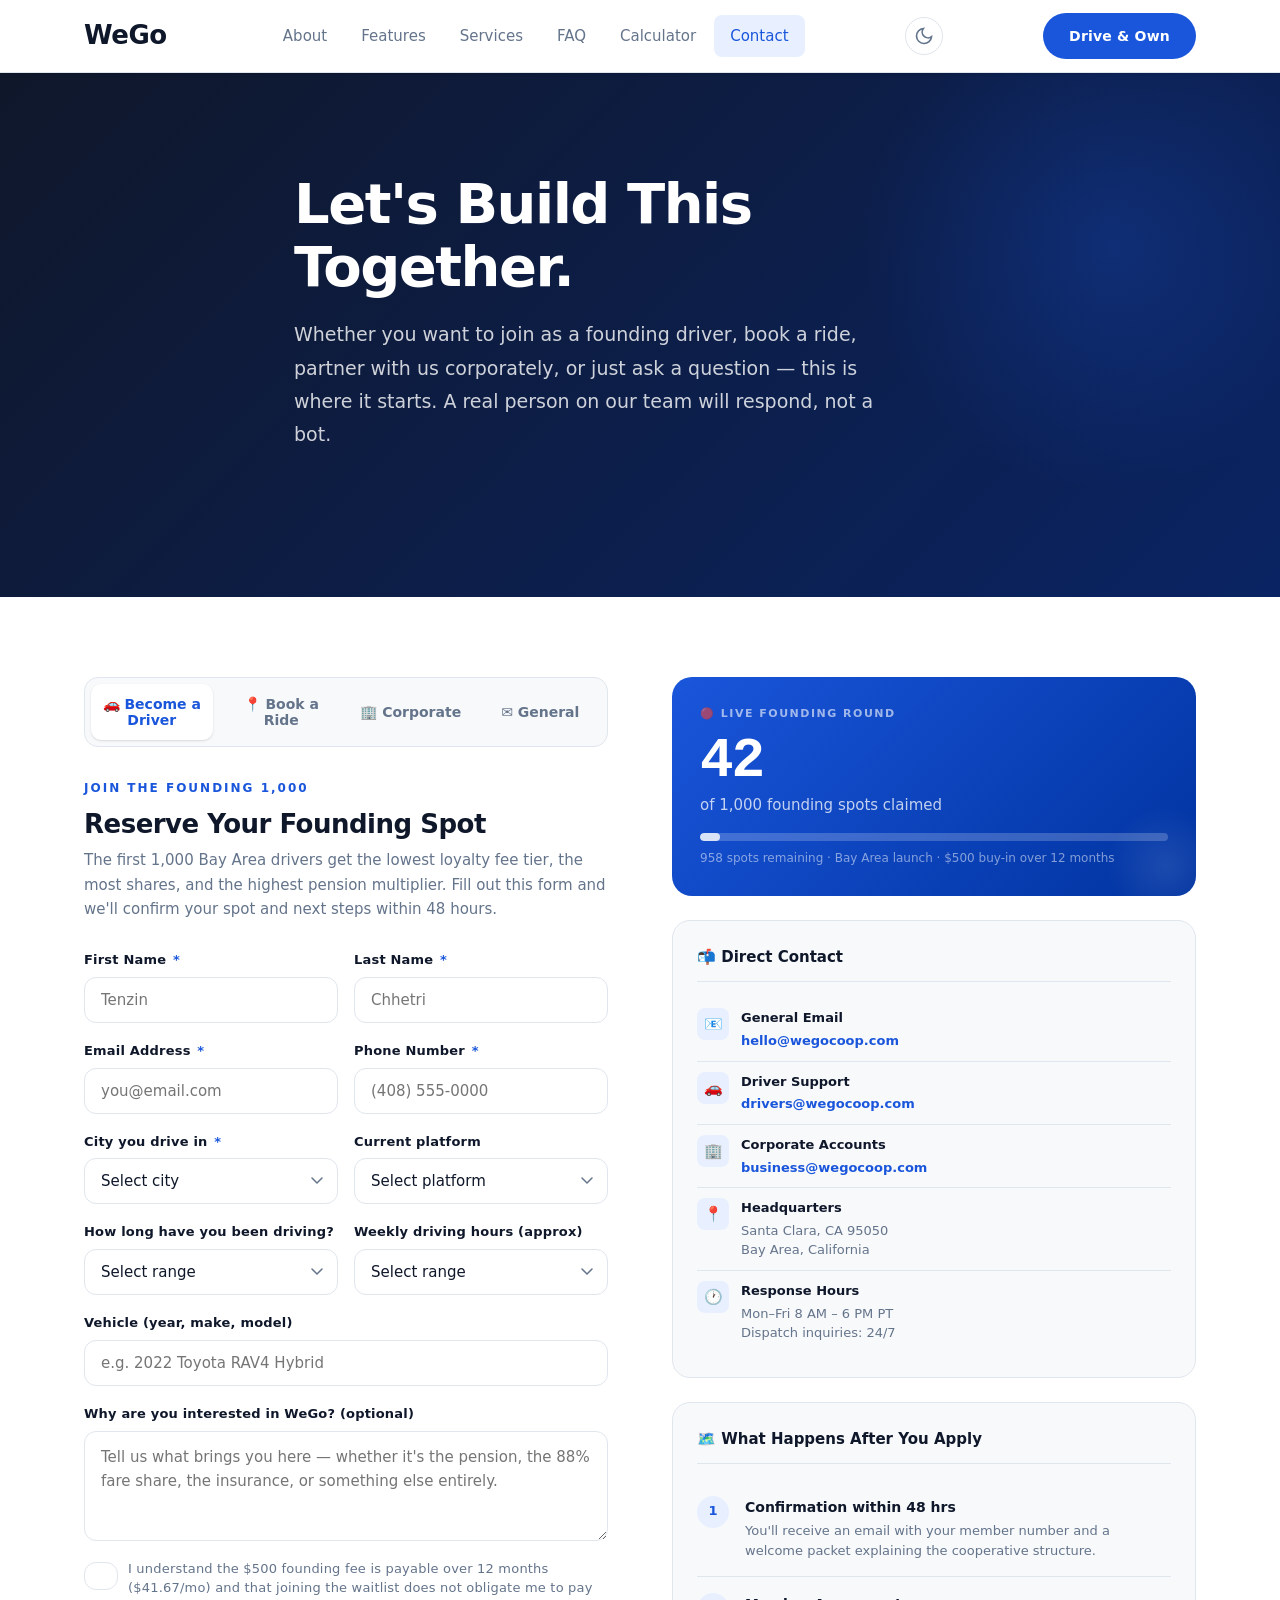
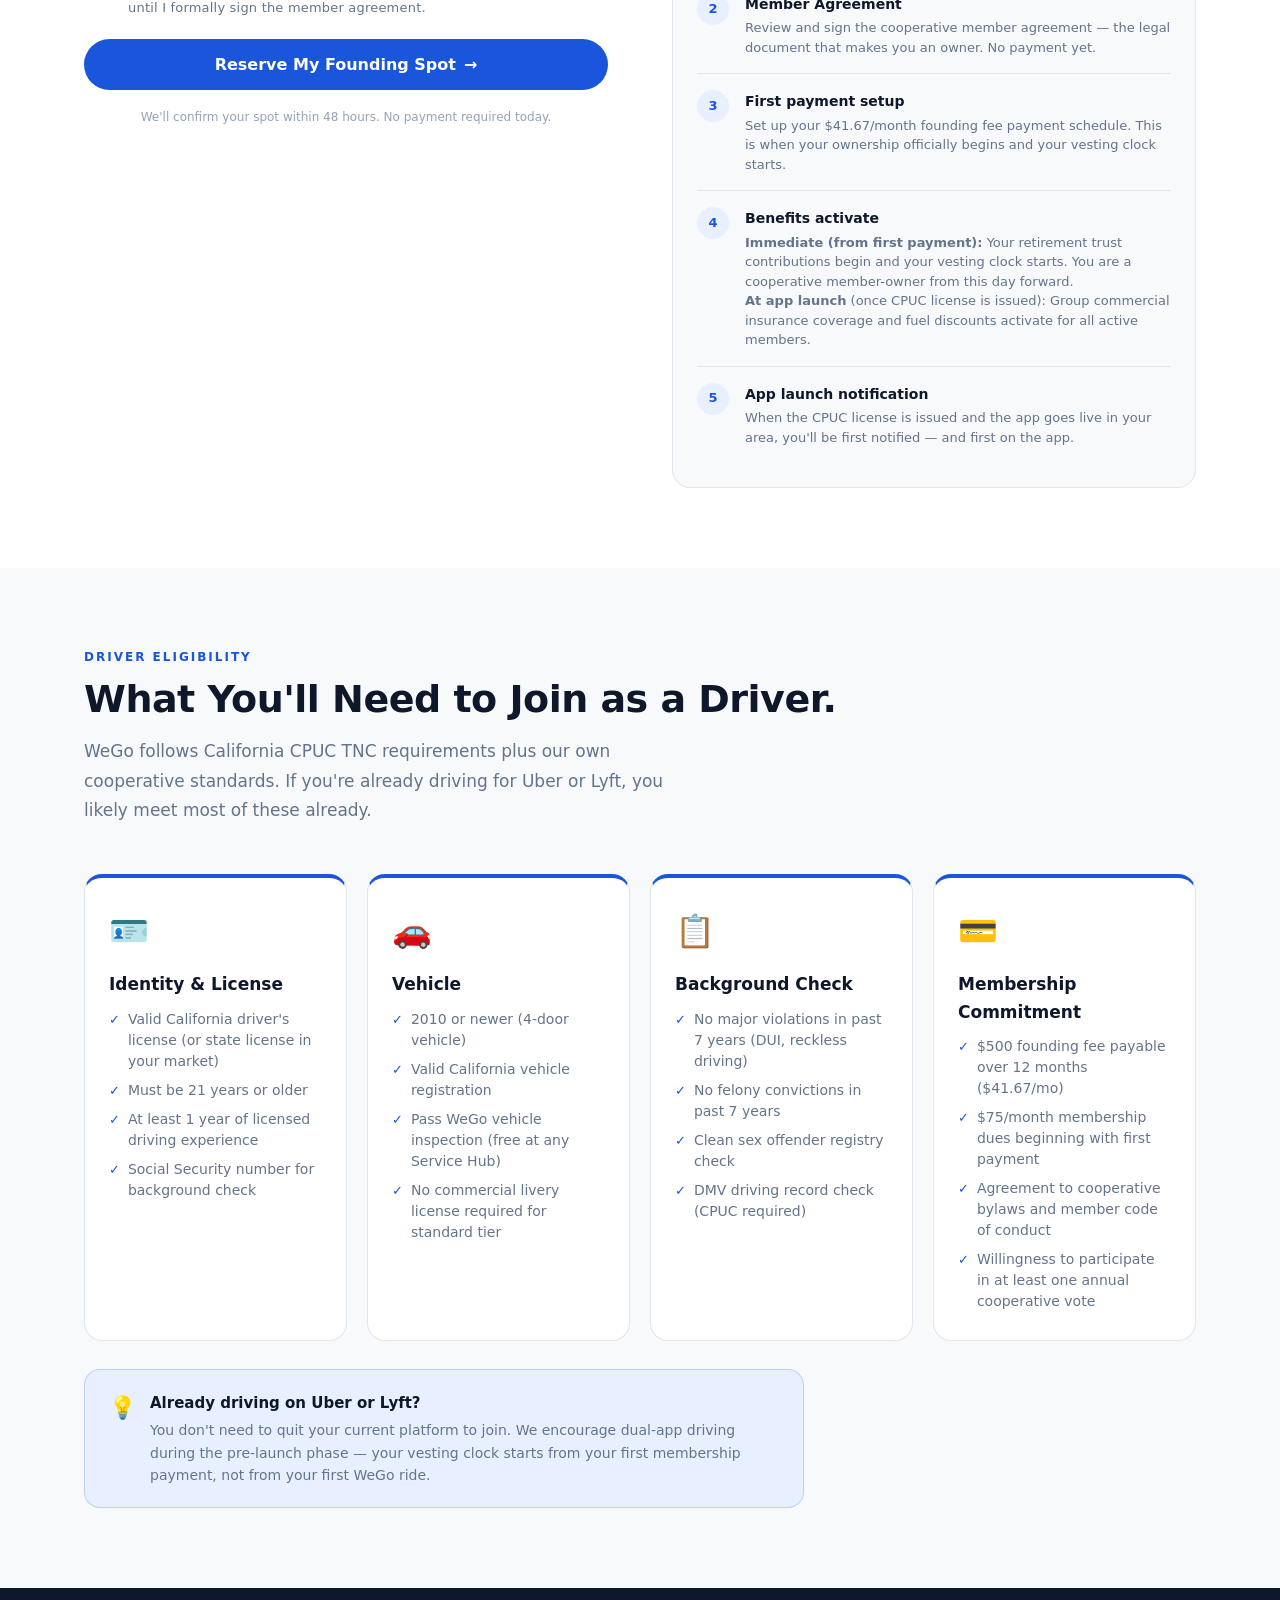
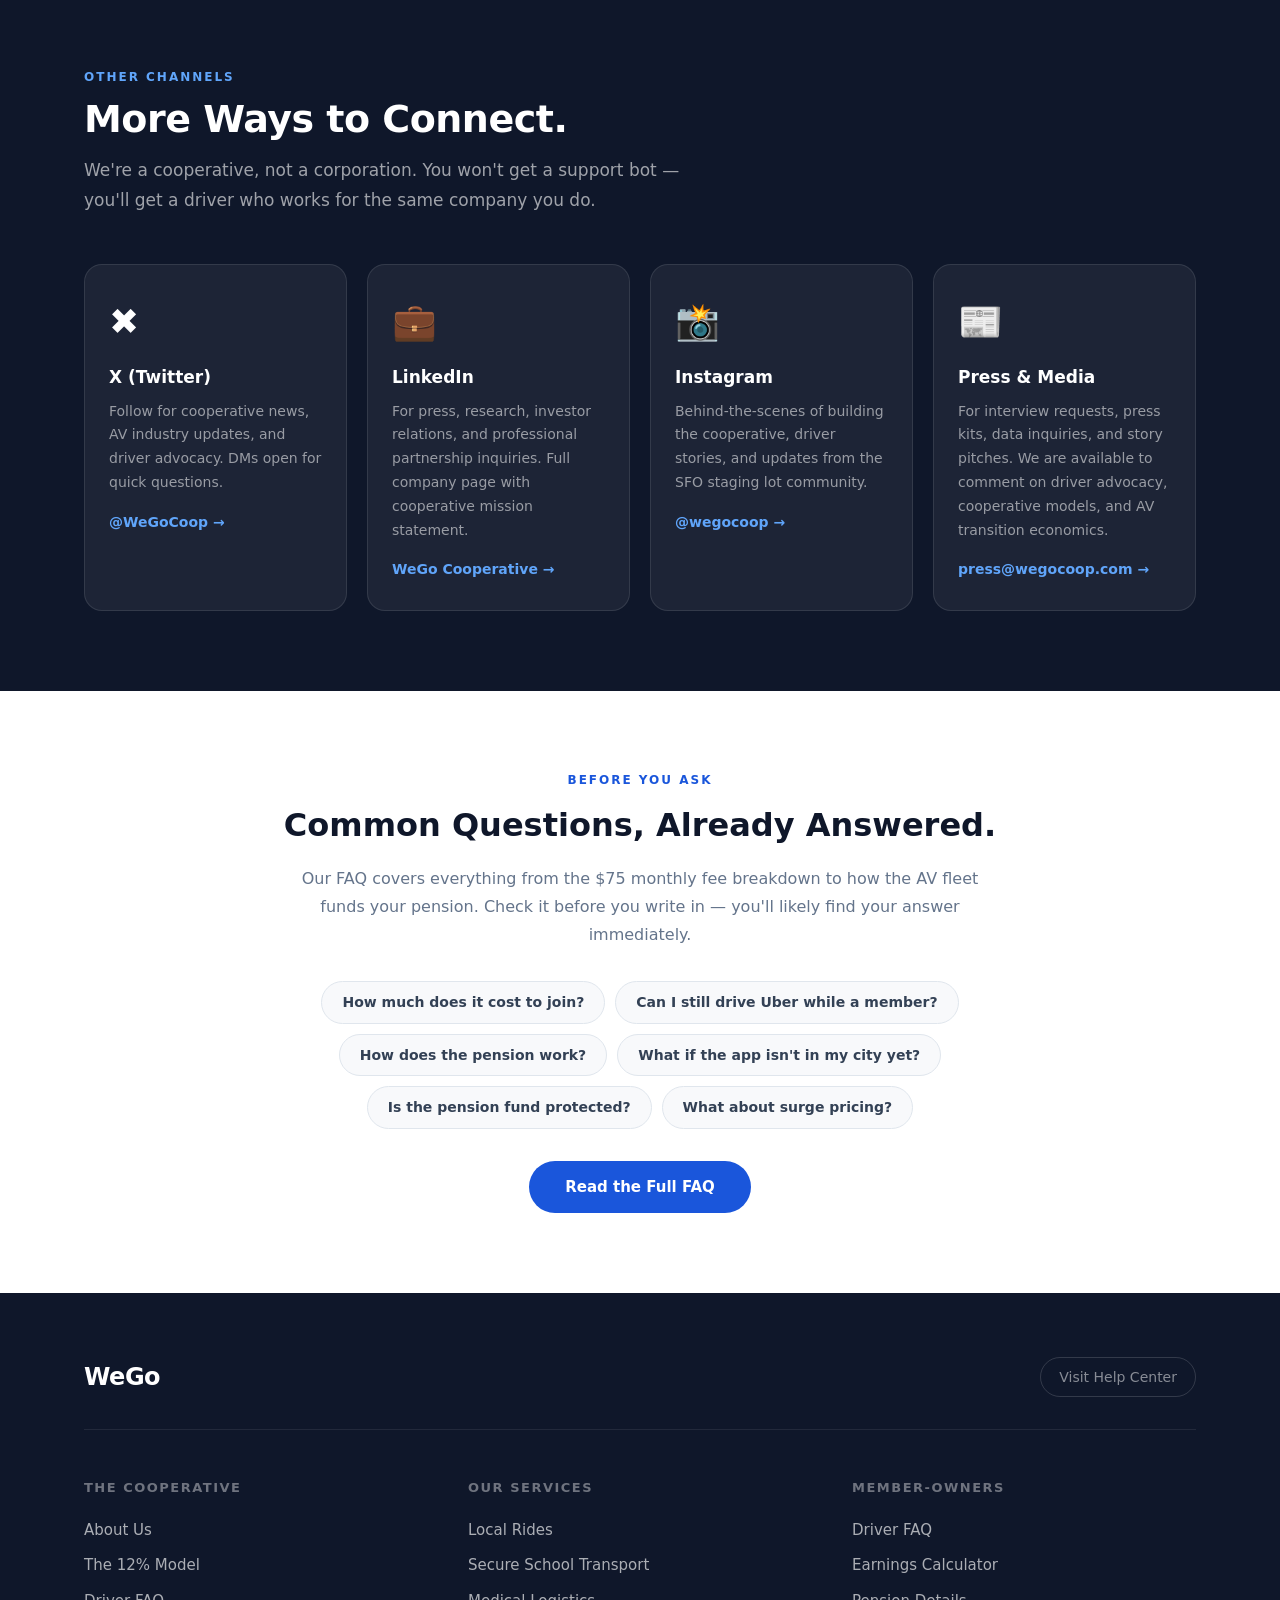
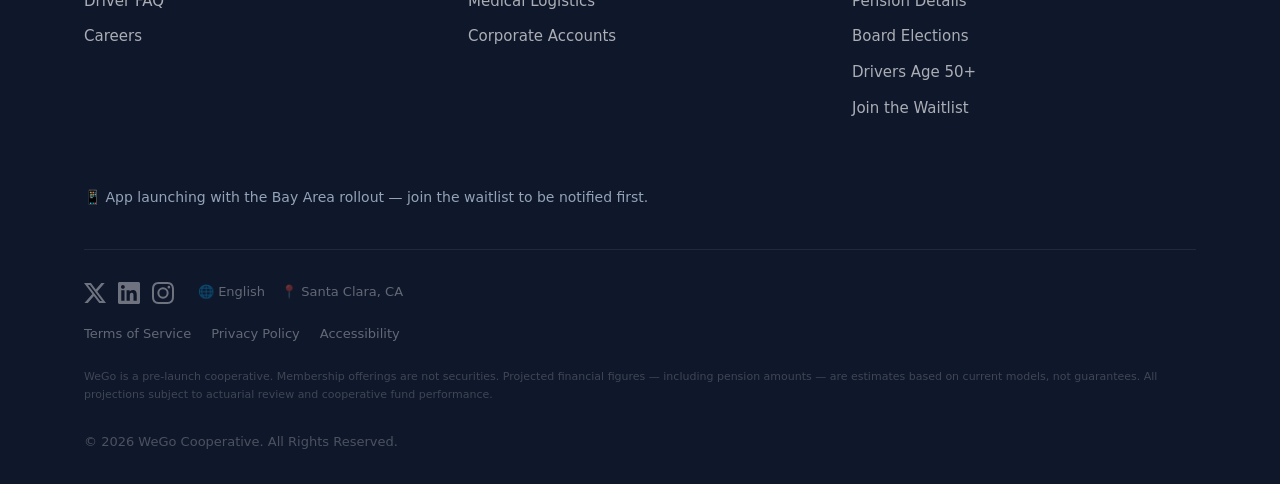
<file: contact.html>
﻿<!DOCTYPE html>
<html lang="en">
<head>
    <meta charset="UTF-8">
    <meta name="viewport" content="width=device-width, initial-scale=1.0">
    <title>Contact &amp; Join — WeGo Cooperative</title>
    <meta name="description" content="Reserve your founding membership spot. The first 1,000 Bay Area drivers own WeGo forever — lower fees, more shares, and the highest pension tier. $500 over 12 months.">
    <link rel="dns-prefetch" href="//x.com">
    <link rel="dns-prefetch" href="//www.linkedin.com">
    <link rel="dns-prefetch" href="//www.instagram.com">
    <link rel="preload" href="styles.css" as="style">
    <link rel="stylesheet" href="styles.css">
    <script>(function(){var t=localStorage.getItem("wego-theme");if(t)document.documentElement.setAttribute("data-theme",t);}());</script>
</head>
<body>

<header>
    <div class="container">
        <h1 class="logo"><a href="index.html">WeGo</a></h1>
        <button class="nav-toggle" aria-label="Toggle navigation" onclick="document.querySelector('header').classList.toggle('nav-open'); this.classList.toggle('open')">
            <span></span><span></span><span></span>
        </button>
        <nav>
            <ul>
                <li><a href="about.html">About</a></li>
                <li><a href="features.html">Features</a></li>
                <li><a href="services.html">Services</a></li>
                <li><a href="faq.html">FAQ</a></li>
                <li><a href="calculator.html">Calculator</a></li>
                <li><a href="contact.html" class="active">Contact</a></li>
            </ul>
        </nav>
        <button class="theme-toggle" id="theme-toggle" aria-label="Toggle dark mode">
            <svg class="icon-sun" viewBox="0 0 24 24" width="20" height="20" fill="none" stroke="currentColor" stroke-width="2" stroke-linecap="round"><circle cx="12" cy="12" r="5"/><line x1="12" y1="1" x2="12" y2="3"/><line x1="12" y1="21" x2="12" y2="23"/><line x1="4.22" y1="4.22" x2="5.64" y2="5.64"/><line x1="18.36" y1="18.36" x2="19.78" y2="19.78"/><line x1="1" y1="12" x2="3" y2="12"/><line x1="21" y1="12" x2="23" y2="12"/><line x1="4.22" y1="19.78" x2="5.64" y2="18.36"/><line x1="18.36" y1="5.64" x2="19.78" y2="4.22"/></svg>
            <svg class="icon-moon" viewBox="0 0 24 24" width="20" height="20" fill="none" stroke="currentColor" stroke-width="2" stroke-linecap="round"><path d="M21 12.79A9 9 0 1 1 11.21 3 7 7 0 0 0 21 12.79z"/></svg>
        </button>
        <a href="contact.html" class="cta">Drive &amp; Own</a>
    </div>
</header>

<main>

    <!-- ── HERO ── -->
    <section class="hero">
        <div class="container hero-content">
            <h2>Let's Build This Together.</h2>
            <p>Whether you want to join as a founding driver, book a ride, partner with us corporately, or just ask a question — this is where it starts. A real person on our team will respond, not a bot.</p>
        </div>
    </section>

    <!-- ── MAIN CONTACT SECTION ── -->
    <section class="sect-white">
        <div class="container">
            <div class="contact-hero-grid">

                <!-- ── LEFT: FORMS ── -->
                <div>
                    <!-- Tab switcher -->
                    <div class="tab-bar" role="tablist">
                        <button class="tab-btn active" role="tab" aria-selected="true"
                                onclick="switchTab('driver', this)">🚗 Become a Driver</button>
                        <button class="tab-btn" role="tab" aria-selected="false"
                                onclick="switchTab('rider', this)">📍 Book a Ride</button>
                        <button class="tab-btn" role="tab" aria-selected="false"
                                onclick="switchTab('corporate', this)">🏢 Corporate</button>
                        <button class="tab-btn" role="tab" aria-selected="false"
                                onclick="switchTab('general', this)">✉️ General</button>
                    </div>

                    <!-- ── DRIVER FORM ── -->
                    <div class="tab-panel active" id="panel-driver">
                        <div class="section-eyebrow">Join the Founding 1,000</div>
                        <h2 class="section-title" style="font-size:26px; margin-bottom:8px;">Reserve Your Founding Spot</h2>
                        <p style="font-size:15px; color:var(--text-soft); margin-bottom:28px; line-height:1.65;">
                            The first 1,000 Bay Area drivers get the lowest loyalty fee tier, the most shares, and the highest pension multiplier. Fill out this form and we'll confirm your spot and next steps within 48 hours.
                        </p>

                        <div id="form-driver" class="contact-form">
                            <div class="form-row">
                                <div class="form-field">
                                    <label>First Name <span class="req">*</span></label>
                                    <input type="text" placeholder="Tenzin" autocomplete="given-name">
                                </div>
                                <div class="form-field">
                                    <label>Last Name <span class="req">*</span></label>
                                    <input type="text" placeholder="Chhetri" autocomplete="family-name">
                                </div>
                            </div>
                            <div class="form-row">
                                <div class="form-field">
                                    <label>Email Address <span class="req">*</span></label>
                                    <input type="email" placeholder="you@email.com" autocomplete="email">
                                </div>
                                <div class="form-field">
                                    <label>Phone Number <span class="req">*</span></label>
                                    <input type="tel" placeholder="(408) 555-0000" autocomplete="tel">
                                </div>
                            </div>
                            <div class="form-row">
                                <div class="form-field">
                                    <label>City you drive in <span class="req">*</span></label>
                                    <select>
                                        <option value="" disabled selected>Select city</option>
                                        <option>San Francisco, CA</option>
                                        <option>San Jose, CA</option>
                                        <option>Oakland, CA</option>
                                        <option>Santa Clara, CA</option>
                                        <option>Palo Alto, CA</option>
                                        <option>Fremont, CA</option>
                                        <option>Other Bay Area</option>
                                        <option>Outside Bay Area</option>
                                    </select>
                                </div>
                                <div class="form-field">
                                    <label>Current platform</label>
                                    <select>
                                        <option value="" disabled selected>Select platform</option>
                                        <option>Uber only</option>
                                        <option>Lyft only</option>
                                        <option>Both Uber &amp; Lyft</option>
                                        <option>Other / Not yet driving</option>
                                    </select>
                                </div>
                            </div>
                            <div class="form-row">
                                <div class="form-field">
                                    <label>How long have you been driving?</label>
                                    <select>
                                        <option value="" disabled selected>Select range</option>
                                        <option>Less than 1 year</option>
                                        <option>1–3 years</option>
                                        <option>3–5 years</option>
                                        <option>5–10 years</option>
                                        <option>10+ years</option>
                                    </select>
                                </div>
                                <div class="form-field">
                                    <label>Weekly driving hours (approx)</label>
                                    <select>
                                        <option value="" disabled selected>Select range</option>
                                        <option>Under 10 hrs (casual)</option>
                                        <option>10–25 hrs (part-time)</option>
                                        <option>25–40 hrs (near full-time)</option>
                                        <option>40+ hrs (full-time)</option>
                                    </select>
                                </div>
                            </div>
                            <div class="form-field">
                                <label>Vehicle (year, make, model)</label>
                                <input type="text" placeholder="e.g. 2022 Toyota RAV4 Hybrid">
                            </div>
                            <div class="form-field">
                                <label>Why are you interested in WeGo? (optional)</label>
                                <textarea placeholder="Tell us what brings you here — whether it's the pension, the 88% fare share, the insurance, or something else entirely."></textarea>
                            </div>
                            <div class="form-field">
                                <label style="display:flex; align-items:flex-start; gap:10px; cursor:pointer; font-weight:400;">
                                    <input type="checkbox" style="width:auto; margin-top:3px; flex-shrink:0; cursor:pointer;">
                                    <span style="font-size:13px; color:var(--text-soft); line-height:1.5;">
                                        I understand the $500 founding fee is payable over 12 months ($41.67/mo) and that joining the waitlist does not obligate me to pay until I formally sign the member agreement.
                                    </span>
                                </label>
                            </div>
                            <button type="button" class="submit-btn" onclick="submitForm('driver')">
                                <span>Reserve My Founding Spot</span>
                                <span>→</span>
                            </button>
                            <p class="form-hint" style="text-align:center;">
                                We'll confirm your spot within 48 hours. No payment required today.
                            </p>
                        </div>

                        <div class="form-success" id="success-driver">
                            <span class="success-icon">🎉</span>
                            <h3>You're on the list!</h3>
                            <p>We'll be in touch within 48 hours with your member number and next steps. Welcome to the cooperative.</p>
                        </div>
                    </div>

                    <!-- ── RIDER FORM ── -->
                    <div class="tab-panel" id="panel-rider">
                        <div class="section-eyebrow">Book a Ride</div>
                        <h2 class="section-title" style="font-size:26px; margin-bottom:8px;">Request a WeGo Ride</h2>
                        <p style="font-size:15px; color:var(--text-soft); margin-bottom:28px; line-height:1.65;">
                            The WeGo app is launching with the Bay Area rollout. In the meantime, submit your ride request here and a dispatcher will confirm availability and pricing — no surge, guaranteed.
                        </p>

                        <div id="form-rider" class="contact-form">
                            <div class="form-row">
                                <div class="form-field">
                                    <label>Your Name <span class="req">*</span></label>
                                    <input type="text" placeholder="Full name" autocomplete="name">
                                </div>
                                <div class="form-field">
                                    <label>Phone or Email <span class="req">*</span></label>
                                    <input type="text" placeholder="Best way to reach you">
                                </div>
                            </div>
                            <div class="form-field">
                                <label>Pickup Location <span class="req">*</span></label>
                                <input type="text" placeholder="Address, terminal, or landmark">
                            </div>
                            <div class="form-field">
                                <label>Dropoff Location <span class="req">*</span></label>
                                <input type="text" placeholder="Address, terminal, or landmark">
                            </div>
                            <div class="form-row">
                                <div class="form-field">
                                    <label>Date &amp; Time <span class="req">*</span></label>
                                    <input type="datetime-local">
                                </div>
                                <div class="form-field">
                                    <label>Service Type <span class="req">*</span></label>
                                    <select>
                                        <option value="" disabled selected>Select service</option>
                                        <option>WeGo Standard</option>
                                        <option>Medical / NEMT</option>
                                        <option>Secure School Transport</option>
                                        <option>Assisted Mobility</option>
                                        <option>Airport Transfer</option>
                                        <option>Pet Transport</option>
                                    </select>
                                </div>
                            </div>
                            <div class="form-row">
                                <div class="form-field">
                                    <label>Number of passengers</label>
                                    <select>
                                        <option>1</option>
                                        <option>2</option>
                                        <option>3</option>
                                        <option>4</option>
                                        <option>5+</option>
                                    </select>
                                </div>
                                <div class="form-field">
                                    <label>Accessibility needs?</label>
                                    <select>
                                        <option>None</option>
                                        <option>Wheelchair accessible vehicle</option>
                                        <option>Mobility assistance</option>
                                        <option>Child seat required</option>
                                    </select>
                                </div>
                            </div>
                            <div class="form-field">
                                <label>Any additional notes?</label>
                                <textarea placeholder="Flight number, special instructions, etc." style="min-height:80px;"></textarea>
                            </div>
                            <button type="button" class="submit-btn" onclick="submitForm('rider')">
                                <span>Request This Ride</span>
                                <span>→</span>
                            </button>
                            <p class="form-hint" style="text-align:center;">
                                A dispatcher will confirm availability and flat-rate pricing within 2 hours.
                            </p>
                        </div>

                        <div class="form-success" id="success-rider">
                            <span class="success-icon">🚗</span>
                            <h3>Ride Request Received</h3>
                            <p>We'll confirm availability and your flat-rate fare within 2 hours. No surge pricing — ever.</p>
                        </div>
                    </div>

                    <!-- ── CORPORATE FORM ── -->
                    <div class="tab-panel" id="panel-corporate">
                        <div class="section-eyebrow">For Businesses</div>
                        <h2 class="section-title" style="font-size:26px; margin-bottom:8px;">Corporate &amp; Partner Inquiry</h2>
                        <p style="font-size:15px; color:var(--text-soft); margin-bottom:28px; line-height:1.65;">
                            For corporate commute programs, executive airport accounts, event transportation, and cooperative partnership agreements. Our business team responds within one business day.
                        </p>

                        <div id="form-corporate" class="contact-form">
                            <div class="form-row">
                                <div class="form-field">
                                    <label>Contact Name <span class="req">*</span></label>
                                    <input type="text" placeholder="Your name" autocomplete="name">
                                </div>
                                <div class="form-field">
                                    <label>Job Title</label>
                                    <input type="text" placeholder="e.g. Office Manager, EA, CFO">
                                </div>
                            </div>
                            <div class="form-row">
                                <div class="form-field">
                                    <label>Company Name <span class="req">*</span></label>
                                    <input type="text" placeholder="Company name">
                                </div>
                                <div class="form-field">
                                    <label>Company Size</label>
                                    <select>
                                        <option value="" disabled selected>Select size</option>
                                        <option>1–10 employees</option>
                                        <option>11–50 employees</option>
                                        <option>51–200 employees</option>
                                        <option>201–500 employees</option>
                                        <option>500+ employees</option>
                                    </select>
                                </div>
                            </div>
                            <div class="form-row">
                                <div class="form-field">
                                    <label>Business Email <span class="req">*</span></label>
                                    <input type="email" placeholder="you@company.com" autocomplete="email">
                                </div>
                                <div class="form-field">
                                    <label>Phone</label>
                                    <input type="tel" placeholder="(408) 555-0000">
                                </div>
                            </div>
                            <div class="form-field">
                                <label>What are you looking for? <span class="req">*</span></label>
                                <select>
                                    <option value="" disabled selected>Select inquiry type</option>
                                    <option>Corporate commute program</option>
                                    <option>Executive airport service</option>
                                    <option>Event / conference transport</option>
                                    <option>Cooperative partnership</option>
                                    <option>ESG / impact partnership</option>
                                    <option>Fleet management inquiry</option>
                                    <option>Other</option>
                                </select>
                            </div>
                            <div class="form-field">
                                <label>Estimated monthly ride volume</label>
                                <select>
                                    <option value="" disabled selected>Select range</option>
                                    <option>Under 20 rides/month</option>
                                    <option>20–100 rides/month</option>
                                    <option>100–500 rides/month</option>
                                    <option>500+ rides/month</option>
                                    <option>Not sure yet</option>
                                </select>
                            </div>
                            <div class="form-field">
                                <label>Tell us more about your needs</label>
                                <textarea placeholder="Routes, frequency, timing, special requirements — any context helps."></textarea>
                            </div>
                            <button type="button" class="submit-btn" onclick="submitForm('corporate')">
                                <span>Send Corporate Inquiry</span>
                                <span>→</span>
                            </button>
                            <p class="form-hint" style="text-align:center;">
                                Our business team will respond within one business day with a custom quote.
                            </p>
                        </div>

                        <div class="form-success" id="success-corporate">
                            <span class="success-icon">🏢</span>
                            <h3>Inquiry Received</h3>
                            <p>Our business team will be in touch within one business day with a custom proposal tailored to your needs.</p>
                        </div>
                    </div>

                    <!-- ── GENERAL FORM ── -->
                    <div class="tab-panel" id="panel-general">
                        <div class="section-eyebrow">General Inquiry</div>
                        <h2 class="section-title" style="font-size:26px; margin-bottom:8px;">Send Us a Message</h2>
                        <p style="font-size:15px; color:var(--text-soft); margin-bottom:28px; line-height:1.65;">
                            Press, partnerships, investor inquiries, research requests, or just a question. We read every message and respond personally.
                        </p>

                        <div id="form-general" class="contact-form">
                            <div class="form-row">
                                <div class="form-field">
                                    <label>Your Name <span class="req">*</span></label>
                                    <input type="text" placeholder="Full name" autocomplete="name">
                                </div>
                                <div class="form-field">
                                    <label>Email <span class="req">*</span></label>
                                    <input type="email" placeholder="you@email.com" autocomplete="email">
                                </div>
                            </div>
                            <div class="form-field">
                                <label>Subject</label>
                                <select>
                                    <option value="" disabled selected>What's this about?</option>
                                    <option>Press / Media Inquiry</option>
                                    <option>Research / Academic</option>
                                    <option>Cooperative Partnership</option>
                                    <option>AV Technology Inquiry</option>
                                    <option>Legal / Regulatory</option>
                                    <option>General Question</option>
                                    <option>Feedback</option>
                                    <option>Other</option>
                                </select>
                            </div>
                            <div class="form-field">
                                <label>Message <span class="req">*</span></label>
                                <textarea placeholder="Tell us what's on your mind." style="min-height:140px;"></textarea>
                            </div>
                            <button type="button" class="submit-btn" onclick="submitForm('general')">
                                <span>Send Message</span>
                                <span>→</span>
                            </button>
                            <p class="form-hint" style="text-align:center;">
                                We respond to every message personally, usually within 1–2 business days.
                            </p>
                        </div>

                        <div class="form-success" id="success-general">
                            <span class="success-icon">✉️</span>
                            <h3>Message Sent</h3>
                            <p>We read every message personally and will get back to you within 1–2 business days.</p>
                        </div>
                    </div>

                </div>
                <!-- end left column -->

                <!-- ── RIGHT: INFO PANEL ── -->
                <div class="info-panel">

                    <!-- Founding counter -->
                    <div class="founding-counter">
                        <div class="fc-eyebrow">🔴 Live Founding Round</div>
                        <div class="fc-count">42</div>
                        <div class="fc-label">of 1,000 founding spots claimed</div>
                        <div class="fc-bar-track">
                            <div class="fc-bar-fill"></div>
                        </div>
                        <div class="fc-sub">958 spots remaining · Bay Area launch · $500 buy-in over 12 months</div>
                    </div>

                    <!-- Contact details -->
                    <div class="info-card">
                        <h4>📬 Direct Contact</h4>
                        <div class="info-row">
                            <div class="info-icon">📧</div>
                            <div class="info-row-text">
                                <h5>General Email</h5>
                                <p><a href="mailto:hello@wegocoop.com">hello@wegocoop.com</a></p>
                            </div>
                        </div>
                        <div class="info-row">
                            <div class="info-icon">🚗</div>
                            <div class="info-row-text">
                                <h5>Driver Support</h5>
                                <p><a href="mailto:drivers@wegocoop.com">drivers@wegocoop.com</a></p>
                            </div>
                        </div>
                        <div class="info-row">
                            <div class="info-icon">🏢</div>
                            <div class="info-row-text">
                                <h5>Corporate Accounts</h5>
                                <p><a href="mailto:business@wegocoop.com">business@wegocoop.com</a></p>
                            </div>
                        </div>
                        <div class="info-row">
                            <div class="info-icon">📍</div>
                            <div class="info-row-text">
                                <h5>Headquarters</h5>
                                <p>Santa Clara, CA 95050<br>Bay Area, California</p>
                            </div>
                        </div>
                        <div class="info-row">
                            <div class="info-icon">🕐</div>
                            <div class="info-row-text">
                                <h5>Response Hours</h5>
                                <p>Mon–Fri 8 AM – 6 PM PT<br>Dispatch inquiries: 24/7</p>
                            </div>
                        </div>
                    </div>

                    <!-- What happens next -->
                    <div class="info-card">
                        <h4>🗺️ What Happens After You Apply</h4>
                        <div class="next-steps">
                            <div class="next-step">
                                <div class="step-num">1</div>
                                <div>
                                    <h5>Confirmation within 48 hrs</h5>
                                    <p>You'll receive an email with your member number and a welcome packet explaining the cooperative structure.</p>
                                </div>
                            </div>
                            <div class="next-step">
                                <div class="step-num">2</div>
                                <div>
                                    <h5>Member Agreement</h5>
                                    <p>Review and sign the cooperative member agreement — the legal document that makes you an owner. No payment yet.</p>
                                </div>
                            </div>
                            <div class="next-step">
                                <div class="step-num">3</div>
                                <div>
                                    <h5>First payment setup</h5>
                                    <p>Set up your $41.67/month founding fee payment schedule. This is when your ownership officially begins and your vesting clock starts.</p>
                                </div>
                            </div>
                            <div class="next-step">
                                <div class="step-num">4</div>
                                <div>
                                    <h5>Benefits activate</h5>
                                    <p><strong>Immediate (from first payment):</strong> Your retirement trust contributions begin and your vesting clock starts. You are a cooperative member-owner from this day forward.<br><strong>At app launch</strong> (once CPUC license is issued): Group commercial insurance coverage and fuel discounts activate for all active members.</p>
                                </div>
                            </div>
                            <div class="next-step">
                                <div class="step-num">5</div>
                                <div>
                                    <h5>App launch notification</h5>
                                    <p>When the CPUC license is issued and the app goes live in your area, you'll be first notified — and first on the app.</p>
                                </div>
                            </div>
                        </div>
                    </div>

                </div>
                <!-- end right column -->

            </div>
        </div>
    </section>

    <!-- ── SECTION 2: DRIVER REQUIREMENTS ── -->
    <section class="sect-grey">
        <div class="container">
            <div class="section-eyebrow">Driver Eligibility</div>
            <h2 class="section-title">What You'll Need to Join as a Driver.</h2>
            <p class="section-sub">WeGo follows California CPUC TNC requirements plus our own cooperative standards. If you're already driving for Uber or Lyft, you likely meet most of these already.</p>

            <div class="requirements-grid">
                <div class="req-card">
                    <span class="req-icon">🪪</span>
                    <h3>Identity &amp; License</h3>
                    <ul>
                        <li>Valid California driver's license (or state license in your market)</li>
                        <li>Must be 21 years or older</li>
                        <li>At least 1 year of licensed driving experience</li>
                        <li>Social Security number for background check</li>
                    </ul>
                </div>
                <div class="req-card">
                    <span class="req-icon">🚗</span>
                    <h3>Vehicle</h3>
                    <ul>
                        <li>2010 or newer (4-door vehicle)</li>
                        <li>Valid California vehicle registration</li>
                        <li>Pass WeGo vehicle inspection (free at any Service Hub)</li>
                        <li>No commercial livery license required for standard tier</li>
                    </ul>
                </div>
                <div class="req-card">
                    <span class="req-icon">📋</span>
                    <h3>Background Check</h3>
                    <ul>
                        <li>No major violations in past 7 years (DUI, reckless driving)</li>
                        <li>No felony convictions in past 7 years</li>
                        <li>Clean sex offender registry check</li>
                        <li>DMV driving record check (CPUC required)</li>
                    </ul>
                </div>
                <div class="req-card">
                    <span class="req-icon">💳</span>
                    <h3>Membership Commitment</h3>
                    <ul>
                        <li>$500 founding fee payable over 12 months ($41.67/mo)</li>
                        <li>$75/month membership dues beginning with first payment</li>
                        <li>Agreement to cooperative bylaws and member code of conduct</li>
                        <li>Willingness to participate in at least one annual cooperative vote</li>
                    </ul>
                </div>
            </div>

            <div class="driver-tip-box">
                <span class="driver-tip-icon">💡</span>
                <div>
                    <strong class="driver-tip-title">Already driving on Uber or Lyft?</strong>
                    <p class="driver-tip-body">You don't need to quit your current platform to join. We encourage dual-app driving during the pre-launch phase — your vesting clock starts from your first membership payment, not from your first WeGo ride.</p>
                </div>
            </div>
        </div>
    </section>

    <!-- ── SECTION 3: OTHER WAYS TO REACH US ── -->
    <section class="sect-dark">
        <div class="container">
            <div class="section-eyebrow">Other Channels</div>
            <h2 class="section-title">More Ways to Connect.</h2>
            <p class="section-sub">We're a cooperative, not a corporation. You won't get a support bot — you'll get a driver who works for the same company you do.</p>

            <div class="alt-contact-grid">
                <div class="alt-card">
                    <span class="alt-icon">✖️</span>
                    <h3>X (Twitter)</h3>
                    <p>Follow for cooperative news, AV industry updates, and driver advocacy. DMs open for quick questions.</p>
                    <a href="https://x.com/" target="_blank" class="alt-link">@WeGoCoop →</a>
                </div>
                <div class="alt-card">
                    <span class="alt-icon">💼</span>
                    <h3>LinkedIn</h3>
                    <p>For press, research, investor relations, and professional partnership inquiries. Full company page with cooperative mission statement.</p>
                    <a href="https://www.linkedin.com/" target="_blank" class="alt-link">WeGo Cooperative →</a>
                </div>
                <div class="alt-card">
                    <span class="alt-icon">📸</span>
                    <h3>Instagram</h3>
                    <p>Behind-the-scenes of building the cooperative, driver stories, and updates from the SFO staging lot community.</p>
                    <a href="https://www.instagram.com/" target="_blank" class="alt-link">@wegocoop →</a>
                </div>
                <div class="alt-card">
                    <span class="alt-icon">📰</span>
                    <h3>Press &amp; Media</h3>
                    <p>For interview requests, press kits, data inquiries, and story pitches. We are available to comment on driver advocacy, cooperative models, and AV transition economics.</p>
                    <a href="mailto:press@wegocoop.com" class="alt-link">press@wegocoop.com →</a>
                </div>
            </div>
        </div>
    </section>

    <!-- ── SECTION 4: FAQ TEASER ── -->
    <section class="sect-white">
        <div class="container">
            <div class="faq-teaser">
                <div class="section-eyebrow" style="text-align:center;">Before You Ask</div>
                <h2>Common Questions, Already Answered.</h2>
                <p>Our FAQ covers everything from the $75 monthly fee breakdown to how the AV fleet funds your pension. Check it before you write in — you'll likely find your answer immediately.</p>

                <div class="faq-quick-links">
                    <a href="faq.html" class="faq-quick-link">How much does it cost to join?</a>
                    <a href="faq.html" class="faq-quick-link">Can I still drive Uber while a member?</a>
                    <a href="faq.html" class="faq-quick-link">How does the pension work?</a>
                    <a href="faq.html" class="faq-quick-link">What if the app isn't in my city yet?</a>
                    <a href="faq.html" class="faq-quick-link">Is the pension fund protected?</a>
                    <a href="faq.html" class="faq-quick-link">What about surge pricing?</a>
                </div>

                <a href="faq.html" class="faq-read-btn">Read the Full FAQ</a>
            </div>
        </div>
    </section>

</main>

<footer class="mega-footer">
    <div class="container">
        <div class="footer-brand">
            <h2>WeGo</h2>
            <a href="contact.html" class="help-link">Visit Help Center</a>
        </div>
        <div class="footer-grid">
            <div class="footer-col">
                <h4>The Cooperative</h4>
                <ul>
                    <li><a href="about.html">About Us</a></li>
                    <li><a href="features.html">The 12% Model</a></li>
                    <li><a href="faq.html">Driver FAQ</a></li>
                    <li><a href="contact.html">Careers</a></li>
                </ul>
            </div>
            <div class="footer-col">
                <h4>Our Services</h4>
                <ul>
                    <li><a href="services.html#local">Local Rides</a></li>
                    <li><a href="services.html#school">Secure School Transport</a></li>
                    <li><a href="services.html#medical">Medical Logistics</a></li>
                    <li><a href="services.html#corporate">Corporate Accounts</a></li>
                </ul>
            </div>
            <div class="footer-col">
                <h4>Member-Owners</h4>
                <ul>
                    <li><a href="faq.html">Driver FAQ</a></li>
                    <li><a href="calculator.html">Earnings Calculator</a></li>
                    <li><a href="faq.html#pension">Pension Details</a></li>
                    <li><a href="faq.html#governance">Board Elections</a></li>
                    <li><a href="features.html#senior-drivers">Drivers Age 50+</a></li>
                    <li><a href="contact.html">Join the Waitlist</a></li>
                </ul>
            </div>
        </div>
        <div class="footer-apps">
            <span class="footer-app-note">📱 App launching with the Bay Area rollout — join the waitlist to be notified first.</span>
        </div>
        <div class="footer-meta">
            <div class="meta-left">
                <div class="social-icons">
                    <a href="https://x.com/" target="_blank" rel="noopener noreferrer" aria-label="X"><svg viewBox="0 0 24 24" width="22" height="22" fill="currentColor"><path d="M18.901 1.153h3.68l-8.04 9.19L24 22.846h-7.406l-5.8-7.584-6.638 7.584H.474l8.6-9.83L0 1.154h7.594l5.243 6.932ZM17.61 20.644h2.039L6.486 3.24H4.298Z"/></svg></a>
                    <a href="https://www.linkedin.com/" target="_blank" rel="noopener noreferrer" aria-label="LinkedIn"><svg viewBox="0 0 24 24" width="22" height="22" fill="currentColor"><path d="M20.447 20.452h-3.554v-5.569c0-1.328-.027-3.037-1.852-3.037-1.853 0-2.136 1.445-2.136 2.939v5.667H9.351V9h3.414v1.561h.046c.477-.9 1.637-1.85 3.37-1.85 3.601 0 4.267 2.37 4.267 5.455v6.286zM5.337 7.433c-1.144 0-2.063-.926-2.063-2.065 0-1.138.92-2.063 2.063-2.063 1.14 0 2.064.925 2.064 2.063 0 1.139-.925 2.065-2.064 2.065zm1.782 13.019H3.555V9h3.564v11.452zM22.225 0H1.771C.792 0 0 .774 0 1.729v20.542C0 23.227.792 24 1.771 24h20.451C23.2 24 24 23.227 24 22.271V1.729C24 .774 23.2 0 22.222 0h.003z"/></svg></a>
                    <a href="https://www.instagram.com/" target="_blank" rel="noopener noreferrer" aria-label="Instagram"><svg viewBox="0 0 24 24" width="22" height="22" fill="currentColor"><path d="M12 2.163c3.204 0 3.584.012 4.85.07 3.252.148 4.771 1.691 4.919 4.919.058 1.265.069 1.645.069 4.849 0 3.205-.012 3.584-.069 4.849-.149 3.225-1.664 4.771-4.919 4.919-1.266.058-1.644.07-4.85.07-3.204 0-3.584-.012-4.849-.07-3.26-.149-4.771-1.699-4.919-4.92-.058-1.265-.07-1.644-.07-4.849 0-3.204.013-3.583.07-4.849.149-3.227 1.664-4.771 4.919-4.919 1.266-.057 1.645-.069 4.849-.069zM12 0C8.741 0 8.333.014 7.053.072 2.695.272.273 2.69.073 7.052.014 8.333 0 8.741 0 12c0 3.259.014 3.668.072 4.948.2 4.358 2.618 6.78 6.98 6.98C8.333 23.986 8.741 24 12 24c3.259 0 3.668-.014 4.948-.072 4.354-.2 6.782-2.618 6.979-6.98.059-1.28.073-1.689.073-4.948 0-3.259-.014-3.667-.072-4.947-.196-4.354-2.617-6.78-6.979-6.98C15.668.014 15.259 0 12 0zm0 5.838a6.162 6.162 0 100 12.324 6.162 6.162 0 000-12.324zM12 16a4 4 0 110-8 4 4 0 010 8zm6.406-11.845a1.44 1.44 0 100 2.881 1.44 1.44 0 000-2.881z"/></svg></a>
                </div>
                <div class="locale-info">
                    <span>🌐 English</span>
                    <span>📍 Santa Clara, CA</span>
                </div>
            </div>
            <div class="meta-right">
                <a href="#">Terms of Service</a>
                <a href="#">Privacy Policy</a>
                <a href="#">Accessibility</a>
                <p class="legal-disclaimer">WeGo is a pre-launch cooperative. Membership offerings are not securities. Projected financial figures — including pension amounts — are estimates based on current models, not guarantees. All projections subject to actuarial review and cooperative fund performance.</p>
                <p class="copyright">&copy; 2026 WeGo Cooperative. All Rights Reserved.</p>
            </div>
        </div>
    </div>
</footer>

<script>
// ── TAB SWITCHER ──────────────────────────────────────────────
function switchTab(tab, btn) {
    // Deactivate all tabs and panels
    document.querySelectorAll('.tab-btn').forEach(b => {
        b.classList.remove('active');
        b.setAttribute('aria-selected', 'false');
    });
    document.querySelectorAll('.tab-panel').forEach(p => p.classList.remove('active'));

    // Activate selected
    btn.classList.add('active');
    btn.setAttribute('aria-selected', 'true');
    document.getElementById('panel-' + tab).classList.add('active');
}

// ── FORM SUBMISSION (simulated — replace with real backend) ───
function submitForm(type) {
    const form = document.getElementById('form-' + type);
    const success = document.getElementById('success-' + type);
    const btn = form.querySelector('.submit-btn');

    // Basic validation — check required inputs
    const required = form.querySelectorAll('input[type="text"], input[type="email"], input[type="tel"], select');
    let valid = true;

    // Just check first required field has a value as basic check
    const firstRequired = form.querySelector('input[placeholder]:not([type="checkbox"])');
    if (firstRequired && !firstRequired.value.trim()) {
        firstRequired.style.borderColor = '#dc2626';
        firstRequired.focus();
        firstRequired.addEventListener('input', () => {
            firstRequired.style.borderColor = '';
        }, { once: true });
        valid = false;
    }

    if (!valid) return;

    // Simulate submission
    btn.disabled = true;
    btn.innerHTML = '<span>Sending...</span>';

    setTimeout(() => {
        form.style.opacity = '0';
        form.style.transition = 'opacity 0.3s';
        setTimeout(() => {
            form.style.display = 'none';
            success.classList.add('show');
        }, 300);
    }, 900);
}

// ── ANIMATE FOUNDING COUNTER ──────────────────────────────────
window.addEventListener('load', () => {
    const fill = document.querySelector('.fc-bar-fill');
    if (fill) {
        setTimeout(() => {
            fill.style.width = '4.2%';
        }, 400);
    }
});
</script>

    <script>(function(){var btn=document.getElementById("theme-toggle");if(!btn)return;btn.addEventListener("click",function(){var h=document.documentElement;var c=h.getAttribute("data-theme")||(window.matchMedia("(prefers-color-scheme: dark)").matches?"dark":"light");var n=c==="dark"?"light":"dark";h.setAttribute("data-theme",n);localStorage.setItem("wego-theme",n);});})();</script>
</body>
</html>
</file>
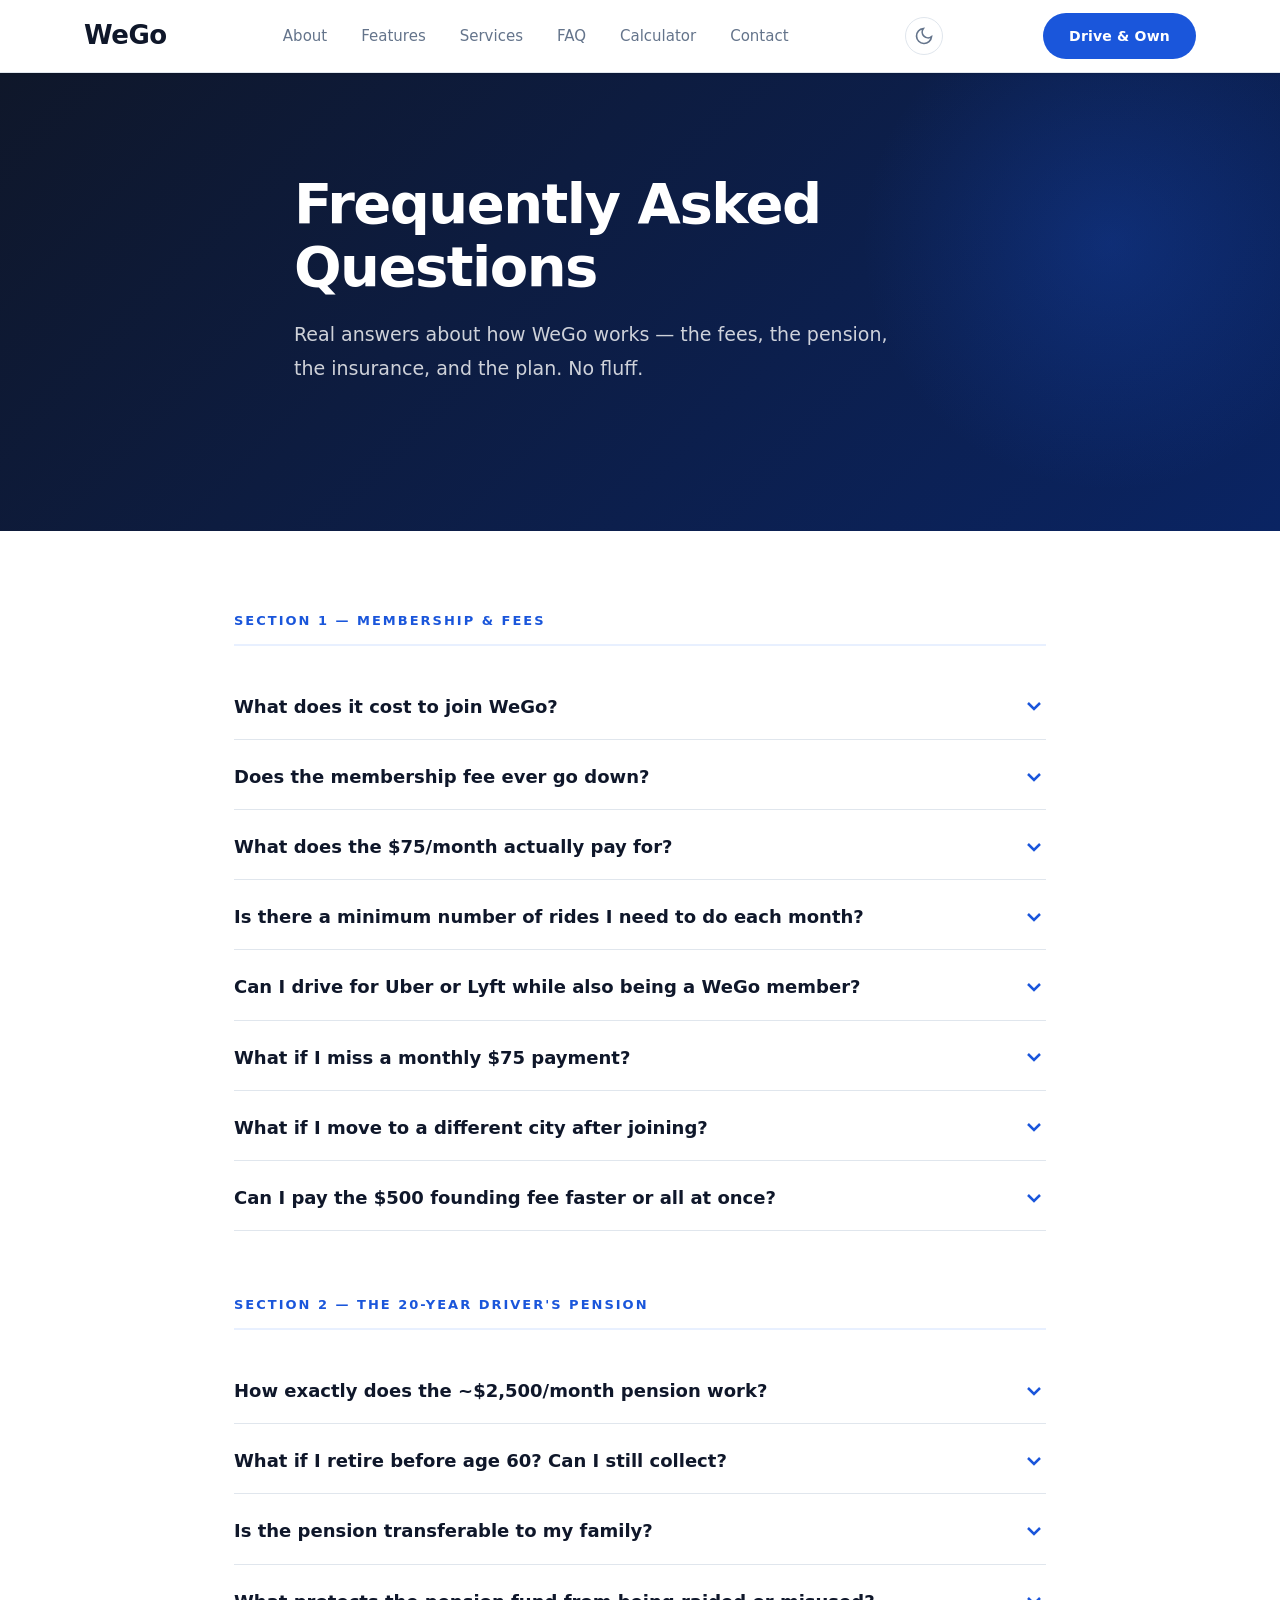
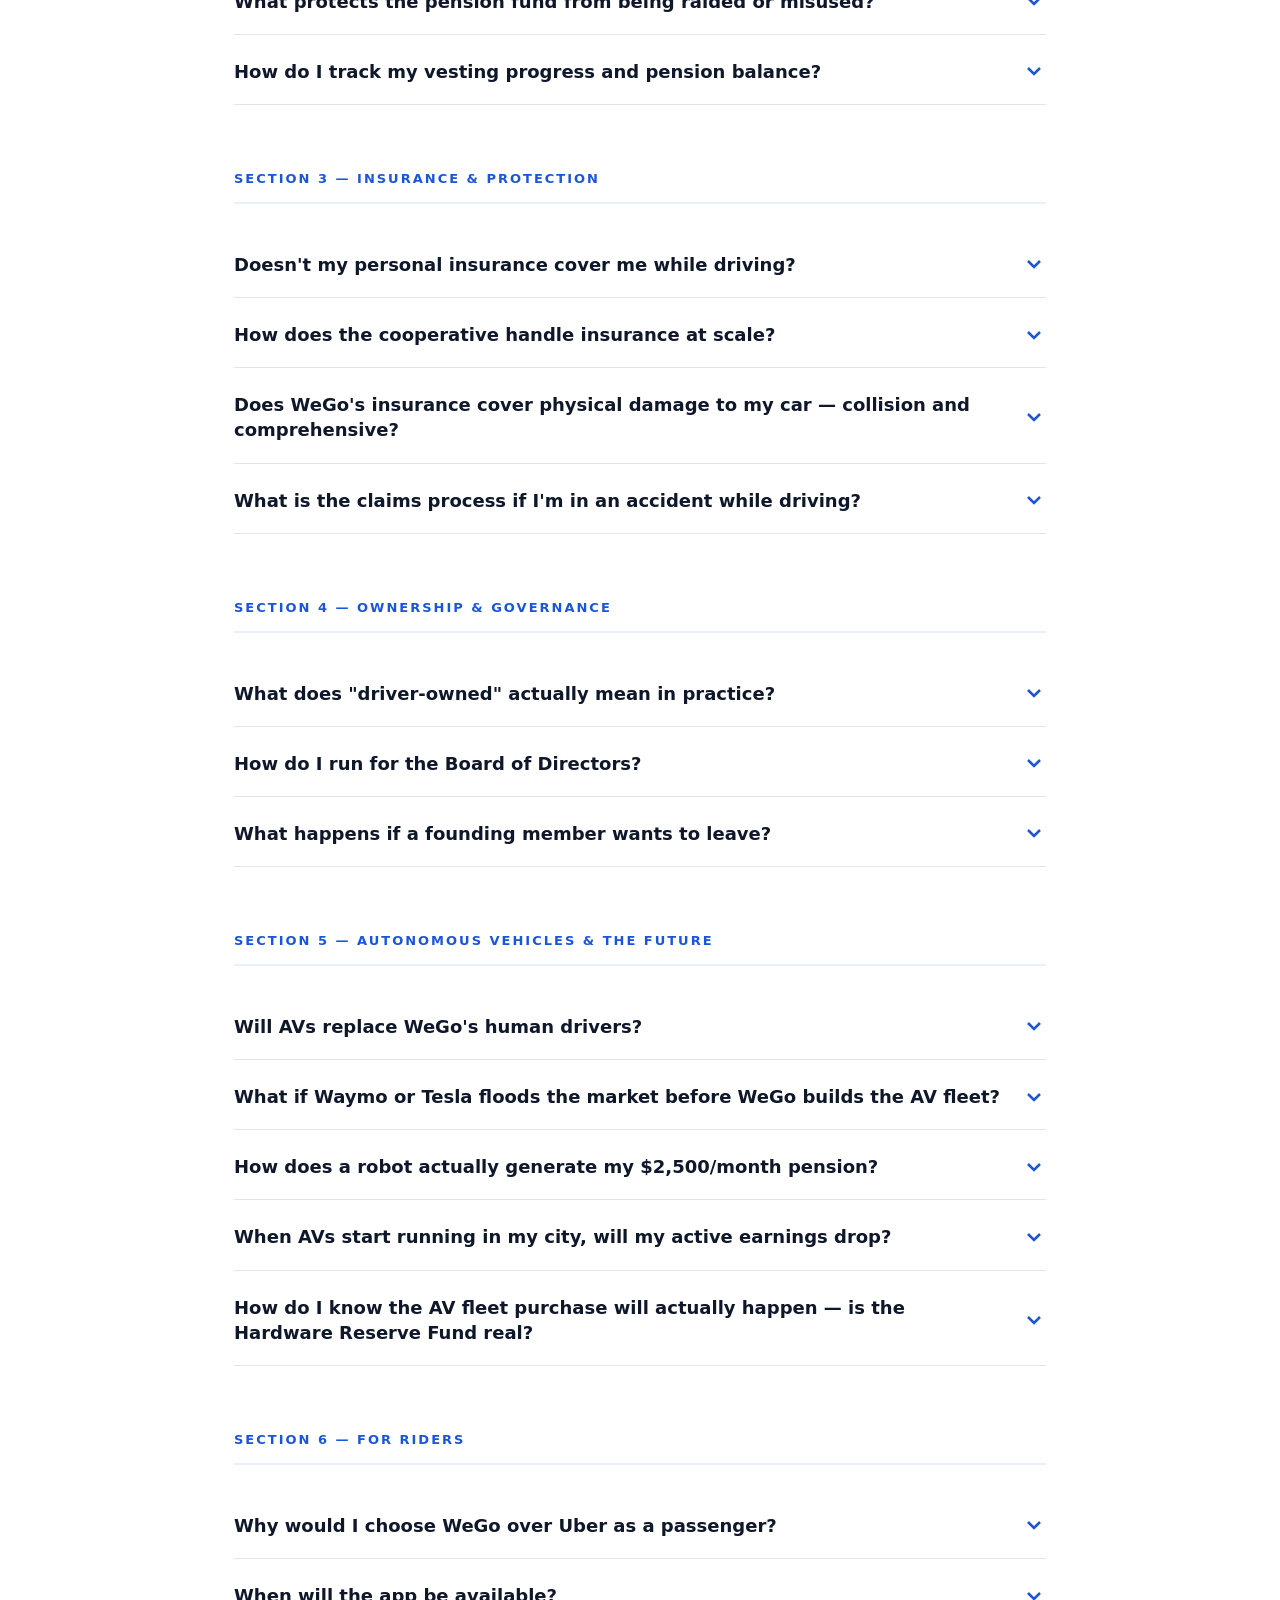
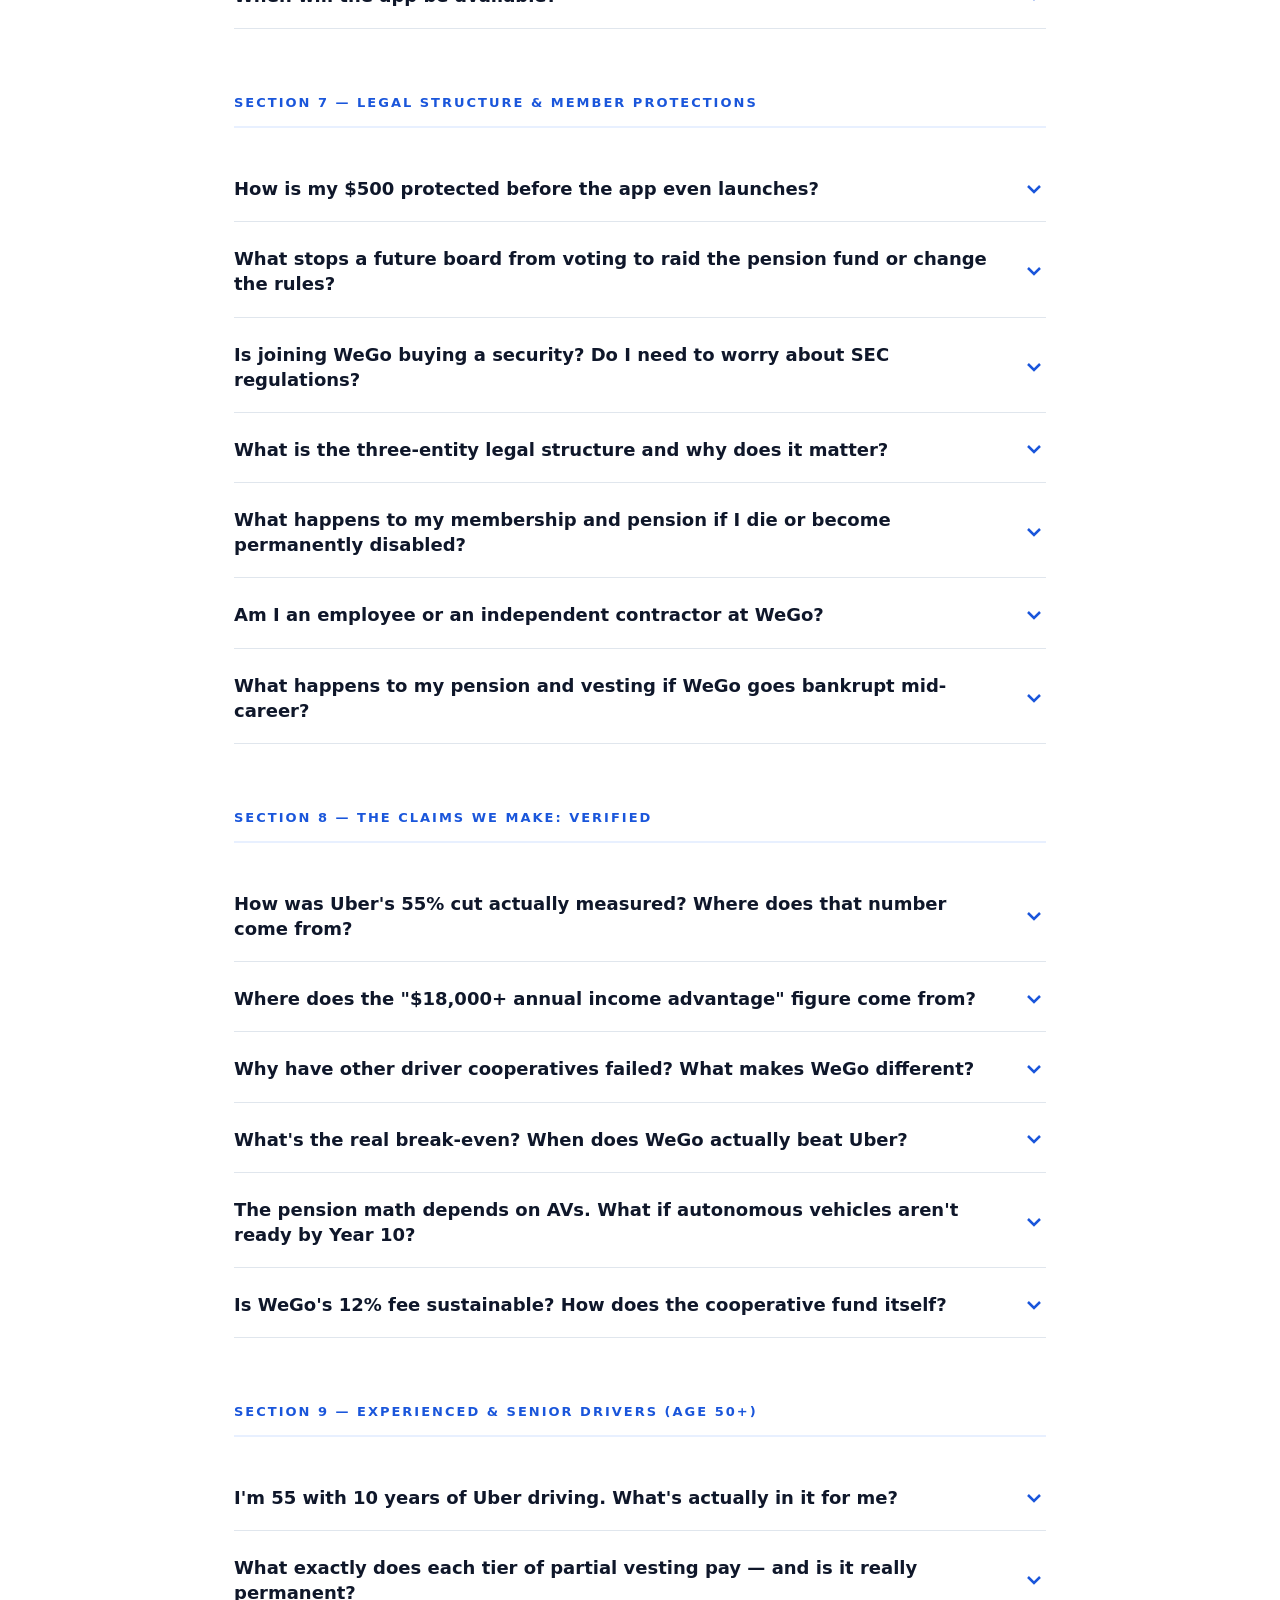
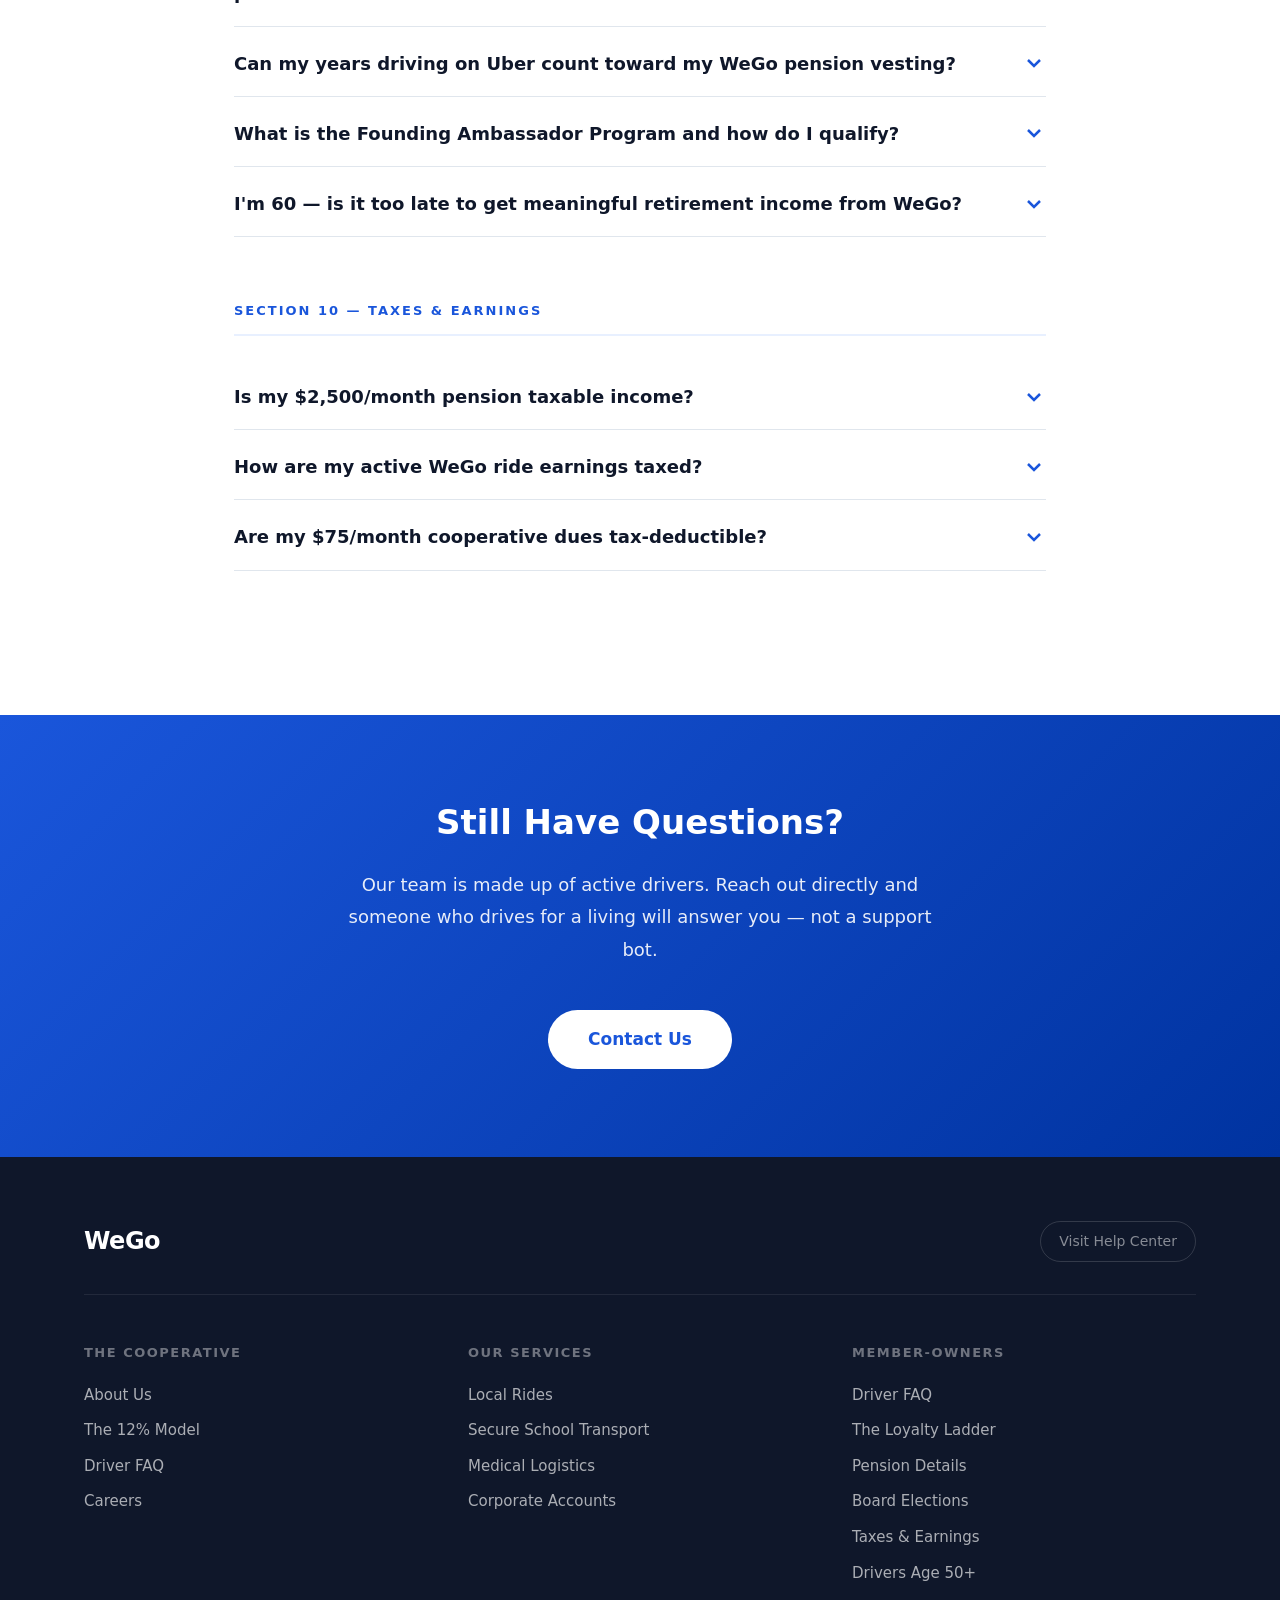
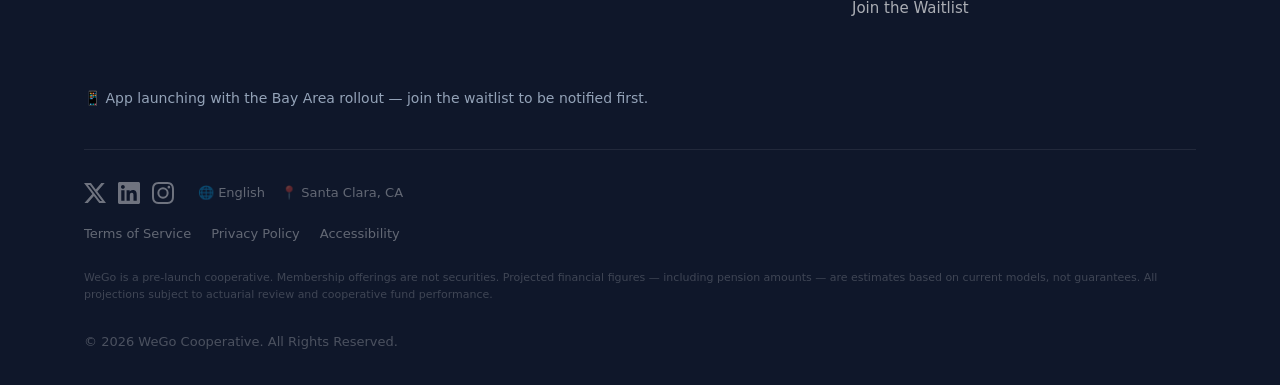
<file: faq.html>
﻿<!DOCTYPE html>
<html lang="en">
<head>
    <meta charset="UTF-8">
    <meta name="viewport" content="width=device-width, initial-scale=1.0">
    <title>Driver FAQ — WeGo Cooperative</title>
    <meta name="description" content="Everything drivers ask about WeGo: the $500 buy-in, the 88% fare split, how the pension fund works, insurance coverage, and what happens if you stop driving.">
    <link rel="dns-prefetch" href="//x.com">
    <link rel="dns-prefetch" href="//www.linkedin.com">
    <link rel="dns-prefetch" href="//www.instagram.com">
    <link rel="preload" href="styles.css" as="style">
    <link rel="stylesheet" href="styles.css">
    <script>(function(){var t=localStorage.getItem("wego-theme");if(t)document.documentElement.setAttribute("data-theme",t);}());</script>
</head>
<body>

<header>
    <div class="container">
        <h1 class="logo"><a href="index.html">WeGo</a></h1>
        <button class="nav-toggle" aria-label="Toggle navigation" onclick="document.querySelector('header').classList.toggle('nav-open'); this.classList.toggle('open')">
            <span></span><span></span><span></span>
        </button>
        <nav>
            <ul>
                <li><a href="about.html">About</a></li>
                <li><a href="features.html">Features</a></li>
                <li><a href="services.html">Services</a></li>
                <li><a href="faq.html">FAQ</a></li>
                <li><a href="calculator.html">Calculator</a></li>
                <li><a href="contact.html">Contact</a></li>
            </ul>            
        </nav>
        <button class="theme-toggle" id="theme-toggle" aria-label="Toggle dark mode">
            <svg class="icon-sun" viewBox="0 0 24 24" width="20" height="20" fill="none" stroke="currentColor" stroke-width="2" stroke-linecap="round"><circle cx="12" cy="12" r="5"/><line x1="12" y1="1" x2="12" y2="3"/><line x1="12" y1="21" x2="12" y2="23"/><line x1="4.22" y1="4.22" x2="5.64" y2="5.64"/><line x1="18.36" y1="18.36" x2="19.78" y2="19.78"/><line x1="1" y1="12" x2="3" y2="12"/><line x1="21" y1="12" x2="23" y2="12"/><line x1="4.22" y1="19.78" x2="5.64" y2="18.36"/><line x1="18.36" y1="5.64" x2="19.78" y2="4.22"/></svg>
            <svg class="icon-moon" viewBox="0 0 24 24" width="20" height="20" fill="none" stroke="currentColor" stroke-width="2" stroke-linecap="round"><path d="M21 12.79A9 9 0 1 1 11.21 3 7 7 0 0 0 21 12.79z"/></svg>
        </button>
        <a href="contact.html" class="cta">Drive &amp; Own</a>
    </div>
</header>

<main>

    <!-- HERO -->
    <section class="hero">
        <div class="container hero-content">
            <h2>Frequently Asked Questions</h2>
            <p>Real answers about how WeGo works — the fees, the pension, the insurance, and the plan. No fluff.</p>
        </div>
    </section>

    <!-- FAQ BODY -->
    <section class="faq-body">
        <div class="container">

            <!-- SECTION 1: MEMBERSHIP & FEES -->
            <div class="faq-section">
                <div class="faq-section-title">Section 1 — Membership &amp; Fees</div>

                <div class="faq-item">
                    <button class="faq-question" onclick="toggle(this)">
                        What does it cost to join WeGo?
                        <svg class="chevron" viewBox="0 0 24 24" fill="none" stroke="currentColor" stroke-width="2.5"><polyline points="6 9 12 15 18 9"/></svg>
                    </button>
                    <div class="faq-answer">
                        <p>There are two costs: a one-time founding membership fee of <strong>$500</strong>, payable over 12 months ($41.67/month), and a <strong>$75/month</strong> membership due that funds your contribution to the group commercial insurance pool, app infrastructure, and seeds your retirement trust. (The group policy costs ~$100/driver/month — <strong>$20 of your $75/month dues</strong> is your direct contribution to the insurance pool, and the remaining ~$80/driver is funded by the cooperative's 12% platform fee. See Section 3 for the full insurance breakdown.)</p>
                        <p>The $500 is your cooperative share — it buys you ownership, voting rights, and your founding member status. It is not a deposit that gets refunded; it is your entry into the company. The $75/month replaces what Uber silently keeps from your fares every single day.</p>
                        <div class="highlight-box">
                            <strong>The math:</strong> A typical Uber driver doing $5,000/month in gross fares pays Uber ~$2,750 in platform fees (55%). A WeGo member doing the same volume pays $675 in fees (12% tech fee = $600 + $75 monthly dues). That's <strong>$2,075 more in your pocket every month</strong>.
                        </div>
                        <div class="faq-why">
                            <strong>Why it matters:</strong> The $75/month is not a hidden platform fee — it is your stake in the cooperative. A third of it ($25) goes directly to your retirement trust every month. The other two-thirds fund insurance and operations so the 12% tech fee stays low. You're not paying Uber's margin; you're investing in your own future.
                        </div>
                    </div>
                </div>

                <div class="faq-item">
                    <button class="faq-question" onclick="toggle(this)">
                        Does the membership fee ever go down?
                        <svg class="chevron" viewBox="0 0 24 24" fill="none" stroke="currentColor" stroke-width="2.5"><polyline points="6 9 12 15 18 9"/></svg>
                    </button>
                    <div class="faq-answer">
                        <p>Yes. The annual registration fee follows the <strong>Loyalty Ladder</strong> — it decreases every year you stay as a member, rewarding tenure:</p>
                        <div class="data-row"><span class="label">Year 1</span><span class="value">$500</span></div>
                        <div class="data-row"><span class="label">Year 2</span><span class="value">$400</span></div>
                        <div class="data-row"><span class="label">Year 3</span><span class="value">$300</span></div>
                        <div class="data-row"><span class="label">Year 4</span><span class="value">$200</span></div>
                        <div class="data-row"><span class="label">Year 5</span><span class="value">$100</span></div>
                        <div class="data-row"><span class="label">Year 6</span><span class="value">$50</span></div>
                        <div class="data-row"><span class="label">Year 7+</span><span class="value green">$25 (Forever)</span></div>
                        <p class="faq-p-top">The monthly $75 dues are separate and remain steady — adjusted annually by the Consumer Price Index (CPI) to protect the retirement trust from inflation. If you leave and rejoin, you restart at $500, not at the level you left. This creates a powerful incentive to stay.</p>
                        <p><strong>Note on naming:</strong> The $500 founding membership fee and the Year 1 Loyalty Ladder registration fee are the same payment — $500 due in Year 1. It covers both your cooperative membership share and your first year's annual registration. Starting in Year 2 the annual registration drops to $400 on the ladder above, while the $75/month dues continue separately.</p>
                        <div class="faq-why">
                            <strong>Why it matters:</strong> The declining ladder makes leaving financially irrational after Year 3. A founding member who has paid $500, $400, and $300 in annual fees is not going to restart at $500 over a minor dispute. This structure locks in the founding cohort who take the most risk — and rewards them with the lowest long-term costs. It's how we build a stable, committed membership base instead of a revolving door.
                        </div>
                    </div>
                </div>

                <div class="faq-item">
                    <button class="faq-question" onclick="toggle(this)">
                        What does the $75/month actually pay for?
                        <svg class="chevron" viewBox="0 0 24 24" fill="none" stroke="currentColor" stroke-width="2.5"><polyline points="6 9 12 15 18 9"/></svg>
                    </button>
                    <div class="faq-answer">
                        <p>Your $75/month is allocated across four functions:</p>
                        <div class="data-row"><span class="label">Insurance fund contribution</span><span class="value">$20</span></div>
                        <div class="data-row"><span class="label">App infrastructure &amp; technology</span><span class="value">$15</span></div>
                        <div class="data-row"><span class="label">Retirement Trust (the pension fund)</span><span class="value">$25</span></div>
                        <div class="data-row"><span class="label">Operations reserve</span><span class="value">$10</span></div>
                        <div class="data-row"><span class="label">Projected surplus — distributed as dividend</span><span class="value green">$5</span></div>
                        <p class="faq-p-top"><strong>On insurance:</strong> The $20 from your dues is your per-member contribution to the insurance pool. The actual group commercial policy costs approximately $100/driver/month — the remaining ~$80 is funded from the cooperative's 12% tech fee revenue. This pooled structure is what makes full all-period coverage affordable without a large individual premium. As the membership grows and the cooperative matures toward its own Risk Retention Group (Year 7–10), the cost per driver drops further.</p>
                        <p>The retirement trust portion is legally protected in a separate ERISA trust account — it cannot be used for operating expenses, marketing, or any other business purpose. It is yours from the day it is deposited.</p>
                        <div class="faq-why">
                            <strong>Why it matters:</strong> Most gig workers carry no commercial insurance and are one at-fault accident away from personal financial ruin. WeGo's pooled group policy covers Period 1 (app on, waiting), Period 2 (ride accepted), and Period 3 (passenger in car) with a single primary commercial policy. No personal insurer involvement. No coverage gaps. No "your policy first" runaround. This alone is worth the $75/month.
                        </div>
                    </div>
                </div>

                <div class="faq-item">
                    <button class="faq-question" onclick="toggle(this)">
                        Is there a minimum number of rides I need to do each month?
                        <svg class="chevron" viewBox="0 0 24 24" fill="none" stroke="currentColor" stroke-width="2.5"><polyline points="6 9 12 15 18 9"/></svg>
                    </button>
                    <div class="faq-answer">
                        <p><strong>No minimum ride requirement.</strong> The monthly fee is your commitment — not a ride quota. This is one of the key ways WeGo differs from Uber's model. You pay $75/month and drive as much or as little as your schedule allows.</p>
                        <p>For context: at an average $30 fare, WeGo saves you $12.90 per ride over Uber (88% vs 45% take-home). Your $75/month dues are fully covered at just <strong>6 rides/month</strong>. Every ride beyond that is a net gain on top.</p>
                        <p>If you need to pause driving (illness, family, off-season), you may pause your membership for up to 3 months per year while preserving your vesting progress and cooperative shares. The $75/month is not charged during an approved pause.</p>
                        <p><strong>Critical:</strong> Your vesting clock starts from your <em>enrollment date</em> — not from your first WeGo ride. Founding members who enroll during the pre-launch phase are actively vesting while the app is still being built. You do not lose months waiting for the app to go live in your market.</p>
                        <div class="faq-why">
                            <strong>Why it matters:</strong> If you enroll in January 2026 and the Bay Area app launches in July 2026, you already have 6 months of vesting credit. Over 20 years, protecting these early months means the difference between a 19.5-year member and a 20-year pension-eligible retiree. We wrote this into the membership agreement specifically to prevent the cooperative from benefiting from your dues while not crediting your service time.
                        </div>
                    </div>
                </div>

                <div class="faq-item">
                    <button class="faq-question" onclick="toggle(this)">
                        Can I drive for Uber or Lyft while also being a WeGo member?
                        <svg class="chevron" viewBox="0 0 24 24" fill="none" stroke="currentColor" stroke-width="2.5"><polyline points="6 9 12 15 18 9"/></svg>
                    </button>
                    <div class="faq-answer">
                        <p><strong>Yes, absolutely.</strong> We encourage a dual-app approach especially in the early phase before the WeGo app is fully live in your market. You do not need to abandon your current income to join the cooperative. Your membership gives you benefits, ownership, and vesting progress regardless of which app you're driving on at any given moment.</p>
                        <p>Your <strong>membership status</strong> is what drives your vesting — not which app you drove on today. A WeGo member who spent the whole month on Uber still earned a full month of vesting credit, still had their retirement trust contribution deposited, and still maintained their Loyalty Ladder position. You are vesting from the moment you become a member.</p>
                        <p>Many of our founding members continue to drive on Uber while the WeGo network builds, then shift more rides to WeGo as our volume grows. We want you financially secure throughout the transition — not forced to make a risky all-or-nothing jump.</p>
                        <div class="faq-why">
                            <strong>Why it matters:</strong> This is the founding-member promise. We are asking you to pay dues and take a risk on a pre-launch cooperative. In exchange, your clock is running from Day 1, your pension trust is building from Day 1, and your cooperative equity is accumulating from Day 1 — whether or not you drove a single WeGo ride that month. This is how a cooperative earns trust.
                        </div>
                    </div>
                </div>

                <div class="faq-item">
                    <button class="faq-question" onclick="toggle(this)">
                        What if I miss a monthly $75 payment?
                        <svg class="chevron" viewBox="0 0 24 24" fill="none" stroke="currentColor" stroke-width="2.5"><polyline points="6 9 12 15 18 9"/></svg>
                    </button>
                    <div class="faq-answer">
                        <p>Missing a payment triggers a structured grace period — not immediate termination of your membership or vesting credit.</p>
                        <ul>
                            <li><strong>0–15 days late:</strong> Grace period. Pay within 15 days and your vesting clock is never interrupted. No penalty, no note on your account.</li>
                            <li><strong>15–60 days late:</strong> Your account enters "dues pause." Vesting freezes (does not progress, does not reset) and group insurance coverage is suspended. Pay the outstanding balance within 60 days and vesting and coverage resume from exactly where they paused — no credit is lost.</li>
                            <li><strong>60+ days:</strong> Membership enters involuntary pause status. Your cooperative shares and all earned vesting to date are preserved, but you must pay the outstanding balance plus a reinstatement fee to return to active membership status.</li>
                        </ul>
                        <p><strong>One or two missed payments never erase years of vesting.</strong> The cooperative's interest is in keeping experienced drivers active — not penalizing temporary financial difficulty. The grace-period policy reflects that.</p>
                        <div class="faq-why">
                            <strong>Why it matters:</strong> A driver who has paid dues for 8 years and misses 2 months due to illness should not lose 8 years of pension credit. The structured grace period ensures that short-term financial stress doesn't destroy long-term retirement security. This is written into the membership agreement — not a discretionary management decision.
                        </div>
                    </div>
                </div>

                <div class="faq-item">
                    <button class="faq-question" onclick="toggle(this)">
                        What if I move to a different city after joining?
                        <svg class="chevron" viewBox="0 0 24 24" fill="none" stroke="currentColor" stroke-width="2.5"><polyline points="6 9 12 15 18 9"/></svg>
                    </button>
                    <div class="faq-answer">
                        <p>Your WeGo membership is portable across all cities where WeGo operates. Your vesting clock, pension credit, Loyalty Ladder position, and cooperative shares all follow you when you transfer to a new city chapter. Notify the cooperative 30 days in advance; your membership account transfers to the new State Chapter LLC and insurance coverage updates to that state's group policy — vesting continues uninterrupted.</p>
                        <p><strong>One exception — city capacity limits:</strong> Each market has a limited number of active member seats (the same medallion-style structure that protects per-driver income by capping competition). If your destination city is at capacity, you are placed on a <strong>priority transfer waitlist</strong> — founding members receive first-in-line priority over later joiners.</p>
                        <p>If WeGo has not yet launched in your new city, your dues continue to vest while you wait for that market to go live — the same founding-member guarantee that credits vesting from enrollment date, not from first ride, applies to city transfers as well.</p>
                        <div class="faq-why">
                            <strong>Why it matters:</strong> Immigrant driver families move for jobs, family, and opportunity. A pension system that forces you to choose between moving and keeping your retirement credit is not a real retirement system. Portability across all WeGo markets is a founding design requirement, not a feature added later.
                        </div>
                    </div>
                </div>

                <div class="faq-item">
                    <button class="faq-question" onclick="toggle(this)">
                        Can I pay the $500 founding fee faster or all at once?
                        <svg class="chevron" viewBox="0 0 24 24" fill="none" stroke="currentColor" stroke-width="2.5"><polyline points="6 9 12 15 18 9"/></svg>
                    </button>
                    <div class="faq-answer">
                        <p><strong>Yes.</strong> The $500 is structured as a 12-month payment ($41.67/month) by default, but you may pay it in full at enrollment or accelerate the schedule at any time. There is no prepayment penalty and no discount for paying early — the full $500 is the membership share regardless of payment speed.</p>
                        <p><strong>Important — escrow applies regardless of payment pace:</strong> All founding fee payments are held in escrow until the three launch milestones are reached (CPUC license, insurance policy bound, 100+ beta rides). Whether you pay $500 upfront or over 12 months, every dollar sits in escrow — protected and fully refundable if milestones aren't hit within 24 months of your enrollment date.</p>
                        <p>Paying the full $500 upfront does not accelerate your access to benefits. Your membership is active and your vesting clock runs from the date your enrollment is confirmed — regardless of whether the full $500 has cleared the escrow account.</p>
                        <div class="faq-why">
                            <strong>Why it matters:</strong> Some founding members prefer to close their financial commitment quickly. Others need the 12-month schedule to manage cash flow. Both approaches result in identical membership status, identical vesting credit, and identical protection under the escrow structure. The only difference is when the money moves — not what you get.
                        </div>
                    </div>
                </div>
            </div>

            <!-- SECTION 2: THE 20-YEAR PENSION -->
            <div class="faq-section" id="pension">
                <div class="faq-section-title">Section 2 — The 20-Year Driver's Pension</div>

                <div class="faq-item">
                    <button class="faq-question" onclick="toggle(this)">
                        How exactly does the ~$2,500/month pension work?
                        <svg class="chevron" viewBox="0 0 24 24" fill="none" stroke="currentColor" stroke-width="2.5"><polyline points="6 9 12 15 18 9"/></svg>
                    </button>
                    <div class="faq-answer">
                        <p>The Driver's Legacy Fund is a pension program modeled after the military's 20-year service retirement. A driver who joins in 2026 and completes 20 years of active membership by 2046 becomes eligible for a <strong>projected ~$2,500/month for the rest of their life</strong> (the current floor target in today's dollars). The target distribution is calibrated as a <strong>percentage of AV fleet revenue</strong> — meaning as ride fares rise with inflation and the fleet grows, the pension's income base rises with it. Unlike a fixed-dollar pension that loses value over 20 years, WeGo's distribution target is designed to track economic conditions, not fight them.</p>
                        <p>The Retirement Trust is funded through two tracks that work together:</p>
                        <ul>
                            <li><strong>Track 1 — Member contributions + investment returns (the foundation).</strong> $25 of every driver's $75/month dues flows directly into the trust. At 500,000 active members, this generates $450M/year in contributions. Invested conservatively at 5% annual return, the trust reaches approximately $5.8B by Year 10 — enough to fund all early retirees entirely from investment returns, with no AV income required.</li>
                            <li><strong>Track 2 — Autonomous Vehicle fleet income (the accelerator).</strong> By Year 6–8, WeGo projects owning 50,000 AVs through the Retirement Trust. A fixed portion of the 12% platform fee accumulates in a dedicated <strong>Hardware Reserve Fund</strong> from Year 1, building the down payment lenders require before asset-backed fleet financing is approved. Each AV targets $4,000–$6,000/month net income. AV revenue is the growth engine that scales pension payouts beyond what contributions alone can fund — and allows pensions to continue even if a retiree outlives contribution-driven projections.</li>
                        </ul>
                        <p>The pension does not depend on AVs arriving on schedule. The trust is solvent from member contributions alone. AVs raise the ceiling. See <a href="faq.html#claims">Section 8</a> for the full AV risk analysis.</p>
                        <div class="highlight-box">
                            <strong>The math:</strong> A driver who starts at 25, drives for 20 years, and retires at 45 pays approximately <strong>$20,000 total</strong> in dues and fees over 20 years. At the projected ~$2,500/month target, they receive $600,000 over the next 20 years — and continuing for life. That's a projected <strong>2,900%+ aggregate retirement benefit relative to dues paid</strong>. <em>Projections assume current fee structures, 5% trust returns, and cooperative growth targets — actual results will vary.</em>
                        </div>
                        <div class="faq-why">
                            <strong>Important — legal distinction:</strong> The Driver's Legacy Fund pension is a <strong>contractual benefit of cooperative membership</strong> — not a financial investment product or security. Monthly dues are cooperative membership fees; the pension is a vested benefit earned through years of service, legally analogous to a union pension or employer-sponsored retirement benefit. WeGo does not offer securities. No "return" is guaranteed; distributions are funded by <strong>cooperative operating surplus and AV fleet asset yield</strong> — not treated as a return on member deposits. Benefit amounts depend on trust fund performance and fleet income as described above.
                        </div>
                    </div>
                </div>

                <div class="faq-item">
                    <button class="faq-question" onclick="toggle(this)">
                        What if I retire before age 60? Can I still collect?
                        <svg class="chevron" viewBox="0 0 24 24" fill="none" stroke="currentColor" stroke-width="2.5"><polyline points="6 9 12 15 18 9"/></svg>
                    </button>
                    <div class="faq-answer">
                        <p>The pension is based on <strong>20 years of service membership</strong>, not age. If you join at 25 and complete 20 years, you are eligible at 45. The cooperative operates on the Army Model — your commitment is the clock, not your birthday.</p>
                        <p>At 20 years you receive three things immediately:</p>
                        <ul>
                            <li><strong>$20,000 equity payout</strong> — your accumulated internal capital account, paid as a lump sum on the day you complete 20 years.</li>
                            <li><strong>Projected ~$2,500/month pension</strong> — begins immediately, funded from the Retirement Trust (contributions + investment returns + AV fleet income).</li>
                            <li><strong>Zero platform fee on every ride</strong> — after Year 20 you keep 100% of every fare you drive. The 12% tech fee drops to $0 permanently. This benefit runs alongside your monthly pension for as long as you choose to keep driving.</li>
                        </ul>
                        <p>If you complete fewer than 20 years, partial vesting applies: 3–5 years = 25%, 5–10 years = 50%, 10–15 years = 75%, 15–19 years = 90%. If you stop membership before 3 years, no pension vesting is earned, though your $500 membership share may be redeemable.</p>
                    </div>
                </div>

                <div class="faq-item">
                    <button class="faq-question" onclick="toggle(this)">
                        Is the pension transferable to my family?
                        <svg class="chevron" viewBox="0 0 24 24" fill="none" stroke="currentColor" stroke-width="2.5"><polyline points="6 9 12 15 18 9"/></svg>
                    </button>
                    <div class="faq-answer">
                        <p><strong>Yes, with conditions based on years of service:</strong></p>
                        <div class="data-row"><span class="label">20 years — Standard pension</span><span class="value">proj. ~$2,500/mo · non-transferable</span></div>
                        <div class="data-row"><span class="label">25 years — Enhanced pension</span><span class="value">proj. ~$2,200/mo · transfers to verified spouse or dependent for 20 years</span></div>
                        <div class="data-row"><span class="label">30 years — Legacy pension</span><span class="value green">proj. ~$3,000/mo · transfers to verified family for extended benefit period</span></div>
                        <p class="faq-p-top">For a driver with a family, the 25-year tier generates a projected $528,000 in income for surviving family members ($2,200/mo × 20 years). The 30-year legacy tier converts to an extended family benefit with terms defined in the cooperative member agreement. <strong>All family transfer tiers require a verified beneficiary</strong> — spouse or legally recognized dependent on file with the cooperative — and the benefit does not restart the pension clock; it continues within the terms of the member's earned benefit period. <strong>Benefit eligibility and beneficiary verification are governed by the Member-Elected Board of Trustees</strong> per cooperative bylaws — not by individual cooperative management — ensuring decisions follow a defined, accountable process. These tiers are designed specifically for immigrant driver families and multi-income households.</p>
                    </div>
                </div>

                <div class="faq-item">
                    <button class="faq-question" onclick="toggle(this)">
                        What protects the pension fund from being raided or misused?
                        <svg class="chevron" viewBox="0 0 24 24" fill="none" stroke="currentColor" stroke-width="2.5"><polyline points="6 9 12 15 18 9"/></svg>
                    </button>
                    <div class="faq-answer">
                        <p>The pension fund has three layers of protection — each independent of the others:</p>
                        <ul>
                            <li><strong>ERISA Qualified Trust (legal isolation).</strong> The Retirement Trust is a separate legal entity from the cooperative's operating accounts. Management cannot access, borrow from, or pledge it. If the cooperative faces financial difficulty, the trust is protected from creditors. This is the same legal framework used by major U.S. pension funds.</li>
                            <li><strong>Joint Board of Trustees (governance independence).</strong> The trust is governed by a board that is 50% elected driver-members and 50% independent fiduciaries appointed by the trust document. These fiduciaries have a legal duty exclusively to pension beneficiaries — not to cooperative management. Their appointments survive any change in cooperative leadership.</li>
                            <li><strong>Constitutional supermajority lock-in (amendment protection).</strong> The ERISA separation of the pension fund is one of five "protected principles" written into the cooperative's founding constitution that require a 75% supermajority vote to amend and cannot be changed at all during the cooperative's first 10 years. A simple board majority cannot vote away pension protections. See <a href="faq.html#legal">Section 7</a> for the full governance structure.</li>
                        </ul>
                        <p>Annual actuarial reviews ensure the fund remains solvent at all projected payout levels. Full transparency reports are published to all members every year. A real-time <strong>Member Transparency Dashboard</strong> — showing live 12% fee allocation, Hardware Reserve Fund balance, and Retirement Trust balance — is planned for the Bay Area launch, so every driver can track exactly where every dollar goes at any time.</p>
                    </div>
                </div>

                <div class="faq-item">
                    <button class="faq-question" onclick="toggle(this)">
                        How do I track my vesting progress and pension balance?
                        <svg class="chevron" viewBox="0 0 24 24" fill="none" stroke="currentColor" stroke-width="2.5"><polyline points="6 9 12 15 18 9"/></svg>
                    </button>
                    <div class="faq-answer">
                        <p>WeGo provides three layers of pension visibility for every active member:</p>
                        <ul>
                            <li><strong>Member Dashboard (online portal).</strong> Shows your exact vesting date, current vesting percentage, years to next tier, projected pension amount at each milestone, and your internal capital account balance. Updated monthly after each dues payment posts.</li>
                            <li><strong>Annual Pension Statement.</strong> A formal statement issued each January documenting total Retirement Trust contributions made in your name during the prior year, trust asset allocation, and your projected pension benefit range based on current actuarial assumptions.</li>
                            <li><strong>Member Transparency Dashboard (live).</strong> Accessible to every active member, this real-time display shows the live Retirement Trust balance, Hardware Reserve Fund balance, and monthly tech fee allocation. When the pension fund has $5.8B in it, you can see that number from your phone — not just take our word for it.</li>
                        </ul>
                        <p>The Dashboard is planned for the Bay Area app launch. During the pre-launch founding period, each dues payment generates a written confirmation that includes your enrollment date and cumulative vesting credit to date. Your clock is documented in writing from your very first payment.</p>
                        <div class="faq-why">
                            <strong>Why it matters:</strong> The number one reason workers don't trust pension promises is opacity — they pay in and have no idea whether the money actually exists. Real-time visibility into the Retirement Trust balance is not a nice-to-have feature at WeGo; it is a founding principle. A pension you can verify is a pension you can trust.
                        </div>
                    </div>
                </div>
            </div>

            <!-- SECTION 3: INSURANCE -->
            <div class="faq-section">
                <div class="faq-section-title">Section 3 — Insurance &amp; Protection</div>

                <div class="faq-item">
                    <button class="faq-question" onclick="toggle(this)">
                        Doesn't my personal insurance cover me while driving?
                        <svg class="chevron" viewBox="0 0 24 24" fill="none" stroke="currentColor" stroke-width="2.5"><polyline points="6 9 12 15 18 9"/></svg>
                    </button>
                    <div class="faq-answer">
                        <p><strong>No — and this is one of the most dangerous gaps in the current gig economy.</strong> Personal auto insurance almost universally excludes commercial driving. The moment you turn on a rideshare app, your personal policy stops covering you for liability purposes.</p>
                        <p>Uber provides $1M liability coverage only during Periods 2 and 3 (ride accepted, passenger in car). During Period 1 — when the app is on but you're waiting for a request — their coverage is minimal ($50k/$100k) and in practice requires the driver's personal insurer to be involved first, even though personal insurers deny rideshare claims.</p>
                        <div class="highlight-box">
                            <strong>WeGo covers all three periods.</strong> Your membership dues fund a group commercial policy that provides primary liability coverage from the moment you turn on the app to the moment you turn it off. No gaps. No "your personal policy first" runaround.
                        </div>
                    </div>
                </div>

                <div class="faq-item">
                    <button class="faq-question" onclick="toggle(this)">
                        How does the cooperative handle insurance at scale?
                        <svg class="chevron" viewBox="0 0 24 24" fill="none" stroke="currentColor" stroke-width="2.5"><polyline points="6 9 12 15 18 9"/></svg>
                    </button>
                    <div class="faq-answer">
                        <p>In Year 1, WeGo negotiates a group commercial liability policy with a major carrier (e.g., Progressive, Liberty Mutual) for the initial 1,000 Bay Area drivers. The $500 founding fees provide the deposit required by the insurer — typically 25–30% of the annual premium upfront.</p>
                        <p><strong>How insurance is funded at scale:</strong> The actual group commercial policy costs approximately $100 per driver per month. This is covered by two sources working together: (1) $20 of each member's $75/month dues as a direct contribution, and (2) the remainder (~$80/driver) funded from the cooperative's 12% tech fee revenue. As the membership grows, the per-driver cost falls because group policies price on volume — more drivers, lower per-driver rate.</p>
                        <p>As the cooperative grows to 50,000+ drivers, we transition toward a <strong>Risk Retention Group (RRG)</strong> — a driver-owned insurance pool that keeps premiums inside the cooperative instead of paying profit to an outside insurer. By Year 7–10, the goal is a fully <strong>Captive Insurance Company</strong> owned by the cooperative, where any surplus from good driving years returns to the drivers as dividends.</p>
                        <div class="faq-why">
                            <strong>Why it matters:</strong> Because the insurance isn't just an expense — it's infrastructure. The $500 founding fees go to the insurance deposit, not to salaries or marketing. This is a deliberate choice: you are building a cooperative that can operate on Day 1, not a startup that is "working on" insurance. By Year 10, the cooperative owns its own insurance vehicle. Your premiums stop going to a carrier and start building cooperative equity.
                        </div>
                    </div>
                </div>

                <div class="faq-item">
                    <button class="faq-question" onclick="toggle(this)">
                        Does WeGo's insurance cover physical damage to my car — collision and comprehensive?
                        <svg class="chevron" viewBox="0 0 24 24" fill="none" stroke="currentColor" stroke-width="2.5"><polyline points="6 9 12 15 18 9"/></svg>
                    </button>
                    <div class="faq-answer">
                        <p>WeGo's group commercial policy is a <strong>liability and occupational coverage policy</strong>. Here is exactly what is and is not included:</p>
                        <p><strong>Covered under the WeGo group policy:</strong></p>
                        <ul>
                            <li><strong>Third-party liability</strong> — damage you cause to other vehicles, property, or people during all three ride periods. This is primary coverage from the moment you turn on the app.</li>
                            <li><strong>Passenger injury</strong> — covered under the commercial liability policy.</li>
                            <li><strong>Your medical costs after an on-duty accident</strong> — covered under WeGo's occupational accident policy (a separate component of your group membership coverage).</li>
                        </ul>
                        <p><strong>Requires your own coverage:</strong></p>
                        <ul>
                            <li><strong>Physical damage to your own vehicle (collision)</strong> — not included in WeGo's group commercial policy. This requires your personal auto policy's collision coverage, or a commercial collision endorsement.</li>
                            <li><strong>Comprehensive (theft, weather, non-collision damage)</strong> — same: requires your own policy or endorsement.</li>
                        </ul>
                        <div class="highlight-box">
                            <strong>Recommendation for active WeGo drivers:</strong> Obtain a rideshare endorsement (typically $10–20/month) on your existing personal auto policy that specifically covers collision and comprehensive during commercial use periods. WeGo's insurance team will maintain a list of recommended carriers for members at each State Chapter level.
                        </div>
                        <div class="faq-why">
                            <strong>Why it matters:</strong> The most expensive insurance gap for rideshare drivers is not liability — it's the vehicle they drive. If your car is totaled in an at-fault accident while driving, WeGo's policy covers the other driver's damages. Your vehicle repair is covered by your own collision policy. Know the gap before you need to fill it.
                        </div>
                    </div>
                </div>

                <div class="faq-item">
                    <button class="faq-question" onclick="toggle(this)">
                        What is the claims process if I'm in an accident while driving?
                        <svg class="chevron" viewBox="0 0 24 24" fill="none" stroke="currentColor" stroke-width="2.5"><polyline points="6 9 12 15 18 9"/></svg>
                    </button>
                    <div class="faq-answer">
                        <p><strong>At the scene:</strong> Do not admit fault. Exchange information with all parties. Call 911 if there is any injury or significant property damage. Document everything with photos.</p>
                        <p><strong>Within 1 hour:</strong> Call the WeGo claims hotline (number in your driver app). A claims coordinator answers 24/7 and opens your file immediately. You do not call your personal insurer first — WeGo's commercial policy is primary for all covered ride periods.</p>
                        <p><strong>Within 24–48 hours:</strong> An assigned adjuster contacts you for a recorded statement and reviews the app data (WeGo's platform logs your location, status, and speed during all ride periods — this protects you from unjustified denial and resolves fault disputes faster than a personal policy ever could).</p>
                        <p><strong>Within 5–7 business days:</strong> A coverage determination is issued. If approved, medical costs are paid directly to providers; vehicle liability is resolved between WeGo's insurer and any third-party insurer.</p>
                        <p><strong>Disputed determinations:</strong> You have 30 days from the initial determination to file a formal dispute through the cooperative's member dispute process — reviewed by a member-elected board committee, not by management. This is your deactivation-protection equivalent for insurance: a human review with appeal rights, not an algorithm that denies and disappears.</p>
                        <div class="faq-why">
                            <strong>Why it matters:</strong> Uber's claims process routes drivers to a third-party insurance company with no cooperative obligation to advocate for the driver. WeGo's claims process runs through the cooperative's own hotline, with member advocates who have a duty to you — not to minimizing payouts. The app data record of your ride period status is your documentation that WeGo's coverage applies. It cannot be denied based on ambiguity about whether you were "active."
                        </div>
                    </div>
                </div>
            </div>

            <!-- SECTION 4: OWNERSHIP & GOVERNANCE -->
            <div class="faq-section" id="governance">
                <div class="faq-section-title">Section 4 — Ownership &amp; Governance</div>

                <div class="faq-item">
                    <button class="faq-question" onclick="toggle(this)">
                        What does "driver-owned" actually mean in practice?
                        <svg class="chevron" viewBox="0 0 24 24" fill="none" stroke="currentColor" stroke-width="2.5"><polyline points="6 9 12 15 18 9"/></svg>
                    </button>
                    <div class="faq-answer">
                        <p>WeGo is structured as a <strong>California Worker Cooperative Corporation</strong> under the state's cooperative laws. This means:</p>
                        <ul>
                            <li><strong>1 Member, 1 Vote.</strong> Every member has equal voting power regardless of how long they've been a member or how many rides they do. A founder with 5 years in doesn't outvote a newer member.</li>
                            <li><strong>Board elections.</strong> The Board of Directors is elected by the driver-members. Management serves at the will of the drivers, not outside investors.</li>
                            <li><strong>Profit sharing.</strong> At year end, surplus revenue above operating costs is distributed back to members as patronage dividends proportional to their ride activity — not held for shareholders.</li>
                            <li><strong>No outside equity.</strong> WeGo does not sell equity to venture capital firms or outside investors. The cooperative is funded entirely by member dues and revenue.</li>
                        </ul>
                        <p><strong>What members CAN vote on:</strong> Board composition, surplus distribution policy, new service expansions, geographic expansion priorities, annual budget approval, bylaw amendments (with supermajority thresholds for protected items).</p>
                        <p><strong>What members CANNOT vote away</strong> (constitutionally protected for the first 10 years from founding date, then split into two tiers):</p>
                        <ul>
                            <li><strong>Standard protected (75% supermajority after Year 10):</strong> the 12% tech fee ceiling, the 1-member-1-vote rule, and the prohibition on outside equity.</li>
                            <li><strong>Core endowment protected (90% supermajority, at any time):</strong> ERISA separation of the pension fund and the defined pension payout structure. Any amendment to these items can never reduce or eliminate benefits already earned by any enrolled member — the Founding 1,000's earned pension rights are permanently grandfathered and cannot be legislated away by any future membership vote, regardless of size.</li>
                        </ul>
                        <div class="faq-why">
                            <strong>Why it matters:</strong> A pure democracy can vote to raid the pension fund in a hard year. A pure board can vote to sell to Uber. The constitutional protections exist because future members who haven't joined yet — and cannot vote — deserve to inherit a cooperative that still has a pension fund and still charges 12%. You are not just voting for yourself; you are obligated to protect the members who will come after you.
                        </div>
                    </div>
                </div>

                <div class="faq-item">
                    <button class="faq-question" onclick="toggle(this)">
                        How do I run for the Board of Directors?
                        <svg class="chevron" viewBox="0 0 24 24" fill="none" stroke="currentColor" stroke-width="2.5"><polyline points="6 9 12 15 18 9"/></svg>
                    </button>
                    <div class="faq-answer">
                        <p>Any active member in good standing — dues current, no unresolved disciplinary proceedings — is eligible to run for the Board of Directors. You do not need a business degree, a legal background, or anyone's permission. You need 20 signatures from fellow members and a one-page candidate statement.</p>
                        <p><strong>The process:</strong></p>
                        <ul>
                            <li><strong>Nomination window.</strong> Opens 45 days before the annual member election. Submit your candidate statement and 20 member signatures to the cooperative Secretary during this window.</li>
                            <li><strong>Campaign period.</strong> 30 days. Candidates may send one cooperative-distributed message to all members and attend any member meeting. No spending limits — no campaign budgets required. The cooperative publishes all statements to its member portal.</li>
                            <li><strong>Election.</strong> All active members vote. One member, one vote. The top vote-getters fill the open seats.</li>
                            <li><strong>Term.</strong> 2 years. Maximum 2 consecutive terms, then a 1-year cooling-off period before running again. This prevents permanent board entrenchment.</li>
                        </ul>
                        <p><strong>Board composition:</strong> 7 directors total — 5 elected driver-members plus 2 independent directors appointed for regulated financial oversight (insurance, ERISA compliance). The independent directors cannot outvote the driver-elected majority on any governance issue.</p>
                        <p><strong>Founding 1,000 priority seats:</strong> During the cooperative's first two annual elections, at least 3 of the 5 driver-member seats are reserved for founding members. This ensures the people who took the earliest risk shape the cooperative's first years — before later members, who joined with far less uncertainty, can hold a numerical majority on the board.</p>
                        <p><strong>What the board actually does:</strong> Sets long-term cooperative strategy, approves the annual operating budget, governs geographic expansion decisions, appoints the independent fiduciaries on the Retirement Trust Board, and holds management accountable. A board member who drives the SFO corridor on Monday mornings makes different decisions than one who doesn't. That's the point.</p>
                        <div class="faq-why">
                            <strong>Why it matters:</strong> Most WeGo drivers will never run for the board. But every driver knowing they <em>could</em> changes how management behaves. A CEO who answers to driver-elected directors answers differently than one who answers to venture capital. The founding cohort — the 1,000 drivers who took the risk before the app existed — have first claim on that accountability. You are not just an owner. You are a potential leader of this institution.
                        </div>
                    </div>
                </div>

                <div class="faq-item">
                    <button class="faq-question" onclick="toggle(this)">
                        What happens if a founding member wants to leave?
                        <svg class="chevron" viewBox="0 0 24 24" fill="none" stroke="currentColor" stroke-width="2.5"><polyline points="6 9 12 15 18 9"/></svg>
                    </button>
                    <div class="faq-answer">
                        <p><strong>Pre-launch (before app goes live):</strong> All founding fees are held in escrow. If WeGo fails to reach its three launch milestones within 24 months of your enrollment date (CPUC license, insurance policy bound, beta app with 100+ rides), you receive a full refund of any fees paid. This protection is written into your membership agreement.</p>
                        <p><strong>Post-launch (once the app is live in your market):</strong> If you leave before 3 years, the $500 founding fee is non-refundable — it was deployed to fund the insurance deposit, app infrastructure, and legal setup you have been benefiting from since enrollment. Partial vesting under 3 years results in no pension entitlement.</p>
                        <p>If you leave after vesting has begun (3+ years), you retain your partial pension rights at the applicable vesting percentage. Your internal capital account balance (accumulated equity credits) is redeemable at the cooperative's next annual book-value calculation — this is the formal process used by all California cooperatives to return a departing member's equity at fair value.</p>
                        <p>You cannot sell your membership share to a third party. Cooperative shares are non-transferable to non-members — they must be redeemed by the cooperative at book value. This keeps the cooperative in the hands of working drivers, not speculators or investors.</p>
                        <div class="faq-why">
                            <strong>Why it matters:</strong> Two separate rules apply depending on launch status — and confusing them is how workers get misled. Pre-launch: full refund available if we don't deliver. Post-launch: your fees are invested in infrastructure, so refund policy changes. The escrow structure is the key protection — it means we cannot accept your money and disappear. Milestones must be hit first.
                        </div>
                    </div>
                </div>
            </div>

            <!-- SECTION 5: AUTONOMOUS VEHICLES & THE FUTURE -->
            <div class="faq-section">
                <div class="faq-section-title">Section 5 — Autonomous Vehicles &amp; the Future</div>

                <div class="faq-item">
                    <button class="faq-question" onclick="toggle(this)">
                        Will AVs replace WeGo's human drivers?
                        <svg class="chevron" viewBox="0 0 24 24" fill="none" stroke="currentColor" stroke-width="2.5"><polyline points="6 9 12 15 18 9"/></svg>
                    </button>
                    <div class="faq-answer">
                        <p><strong>No — and that's precisely the point.</strong> At Uber or Tesla, autonomous vehicles replace human workers and channel the profit to shareholders. At WeGo, the cooperative owns the AV fleet, so when a robot drives a ride, the income goes to the drivers' retirement trust — not to a CEO or a hedge fund.</p>
                        <p>By Year 6–8, WeGo projects using accumulated cooperative capital to purchase AVs in bulk (estimated $55,000 per unit at current market pricing). These vehicles are projected to operate 20 hours/day and generate $4,000–$6,000/month net per unit, with that income used to help fund the projected ~$2,500/month pensions of the human drivers who built the cooperative. Actual AV costs, revenue, and timelines depend on technology availability and market conditions at time of purchase.</p>
                        <div class="highlight-box">
                            <strong>The projected model:</strong> Every retired human driver is matched to one AV in the fleet. That AV works so the retired driver doesn't have to. The robot doesn't replace the human — the robot works <em>for</em> the human.
                        </div>
                        <p>Human drivers continue to serve the routes and passengers AVs structurally cannot handle: elderly assistance, children, medical transport, complex luggage situations, and high-trust concierge services.</p>
                    </div>
                </div>

                <div class="faq-item">
                    <button class="faq-question" onclick="toggle(this)">
                        What if Waymo or Tesla floods the market before WeGo builds the AV fleet?
                        <svg class="chevron" viewBox="0 0 24 24" fill="none" stroke="currentColor" stroke-width="2.5"><polyline points="6 9 12 15 18 9"/></svg>
                    </button>
                    <div class="faq-answer">
                        <p>This is a real risk we plan for explicitly. Our strategy against AV market disruption has three layers:</p>
                        <ul>
                            <li><strong>The "Complex Mile" defense.</strong> AVs excel at simple point-to-point loops. WeGo's human drivers will specialize in assisted rides, school transport, medical logistics, and other high-trust services that automated vehicles cannot provide. These are higher-margin, lower-competition segments.</li>
                            <li><strong>Political moat.</strong> WeGo's 500,000+ driver-owners are voters in every city we operate in. We will advocate for local ordinances requiring that a percentage of all rideshare miles in a city be served by locally-owned cooperative entities. Some cities are exploring cooperative rideshare models as part of broader platform accountability policy discussions.</li>
                            <li><strong>Infrastructure ownership.</strong> If Waymo floods the streets with AVs, those AVs still need to charge and be serviced. WeGo's 200 Service Hubs become the pit crew for the robot revolution. We collect infrastructure revenue from every AV on the road — including competitors' vehicles.</li>
                        </ul>
                    </div>
                </div>

                <div class="faq-item">
                    <button class="faq-question" onclick="toggle(this)">
                        How does a robot actually generate my $2,500/month pension?
                        <svg class="chevron" viewBox="0 0 24 24" fill="none" stroke="currentColor" stroke-width="2.5"><polyline points="6 9 12 15 18 9"/></svg>
                    </button>
                    <div class="faq-answer">
                        <p>The mechanical connection is straightforward: the Retirement Trust <strong>owns</strong> the AV fleet — not the cooperative's operating company, not management. When the AVs generate ride income, that money flows directly into the trust that pays your pension. There is no middleman taking a cut between the robot's earnings and your monthly check.</p>
                        <p>Here is the math at scale:</p>
                        <div class="data-row"><span class="label">50,000 AVs × $4,000/month net (conservative)</span><span class="value">$200M/month AV income</span></div>
                        <div class="data-row"><span class="label">Pension cost at $2,500/mo per retiree</span><span class="value">$2,500 × retiree count</span></div>
                        <div class="data-row"><span class="label">Trust capacity at $200M/month</span><span class="value green">Supports 80,000 retirees — with surplus</span></div>
                        <p class="faq-p-top">The conceptual model is 1:1 — one AV is permanently paired to one retiree. That vehicle operates approximately 20 hours per day, targeting $4,000–$6,000/month net after insurance, charging, and maintenance. Its income funds your distribution. The robot does not get tired, does not call in sick, and does not need a pension of its own. It works so you don't have to.</p>
                        <p>The Retirement Trust also holds Track 1 capital — member contributions invested conservatively at 5% annual return. By Year 10 that base alone can fund all early retirees without AV income. The AV fleet is the growth engine that raises the ceiling on what the pension can pay over time, and allows distributions to continue even if a member lives well past actuarial projections.</p>
                        <div class="faq-why">
                            <strong>Why it matters:</strong> At Uber, AV income goes to shareholders in New York and San Francisco. At WeGo, the same income goes into a trust that legally belongs to the drivers who built the network. The robot is not replacing you — it is your employee, working the night shift you no longer have to take.
                        </div>
                    </div>
                </div>

                <div class="faq-item">
                    <button class="faq-question" onclick="toggle(this)">
                        When AVs start running in my city, will my active earnings drop?
                        <svg class="chevron" viewBox="0 0 24 24" fill="none" stroke="currentColor" stroke-width="2.5"><polyline points="6 9 12 15 18 9"/></svg>
                    </button>
                    <div class="faq-answer">
                        <p><strong>No — and the cooperative is designed so the opposite happens.</strong> AVs excel at commodity rides: the 3 AM downtown loop, the routine commute, the standard airport run with no luggage. These are the lowest-margin, most exhausting rides for human drivers. When AVs absorb that volume, human WeGo drivers are freed to focus on the routes that pay more and that robots structurally cannot serve.</p>
                        <p><strong>What human drivers shift into as AVs scale:</strong></p>
                        <ul>
                            <li><strong>Assisted Mobility &amp; Concierge.</strong> Elderly passengers, post-surgical transport, mobility aid loading — these require a capable, present human. Premium fares, lower competition, higher trust.</li>
                            <li><strong>Secure School Transport (Phase 2).</strong> Parents pay a premium for a certified, known driver — not an algorithm.</li>
                            <li><strong>Medical Logistics (Phase 2).</strong> NEMT runs, dialysis and chemotherapy transport — high-frequency, contracted, recession-resistant routes.</li>
                            <li><strong>Corporate &amp; Executive Service.</strong> Business travelers who want a human driver for confidential calls, luggage handling, and schedule flexibility.</li>
                            <li><strong>Service Hub roles.</strong> Driver-members with mechanical aptitude can transition to AV fleet maintenance, sensor recalibration, and operations management at the Service Hubs — earning cooperative income without driving at all.</li>
                        </ul>
                        <p>The cooperative's routing algorithm will prioritize human drivers for premium-category rides. The per-ride earnings for active human drivers are expected to <strong>rise</strong> as AVs take the low-margin volume — not fall.</p>
                        <div class="faq-why">
                            <strong>Why it matters:</strong> The transition to AVs is the single biggest risk to a human driver's income at any other platform. At WeGo, the transition is managed by and for the drivers — because the drivers own the fleet doing the disrupting. Your active earnings are protected by cooperative routing policy, and your retirement income grows as the AV fleet scales. You benefit from automation in both phases of your career.
                        </div>
                    </div>
                </div>

                <div class="faq-item">
                    <button class="faq-question" onclick="toggle(this)">
                        How do I know the AV fleet purchase will actually happen — is the Hardware Reserve Fund real?
                        <svg class="chevron" viewBox="0 0 24 24" fill="none" stroke="currentColor" stroke-width="2.5"><polyline points="6 9 12 15 18 9"/></svg>
                    </button>
                    <div class="faq-answer">
                        <p>The Hardware Reserve Fund is a dedicated capital accumulation account — not a line item on a pitch deck. From Year 1, a fixed percentage of every 12% platform fee is automatically routed into it, separate from cooperative operations and separate from the Retirement Trust. It exists for one purpose: building the down payment that asset-backed lenders require before approving fleet financing.</p>
                        <p><strong>Why asset-backed financing matters:</strong> WeGo does not need to raise equity capital to buy AVs. The vehicles themselves are the collateral — lenders finance EV fleet purchases against the value of the vehicles, similar to how airlines finance aircraft. The Hardware Reserve Fund builds the 20–25% down payment the lender requires. Once that threshold is reached, the cooperative applies for fleet financing and the vehicles are purchased outright. No dilution. No outside investors. No equity given away.</p>
                        <p><strong>The math on accumulation:</strong></p>
                        <div class="data-row"><span class="label">500,000 drivers × avg. $42K/yr in fares</span><span class="value">$21B/year gross platform volume</span></div>
                        <div class="data-row"><span class="label">12% tech fee on $21B</span><span class="value">$2.52B/year in fee revenue</span></div>
                        <div class="data-row"><span class="label">Fixed % routed to Hardware Reserve Fund</span><span class="value">Accumulates down payment by Year 5–6</span></div>
                        <p class="faq-p-top"><strong>How you verify it:</strong> The Hardware Reserve Fund balance will be one of the three live figures on the <strong>Member Transparency Dashboard</strong> — planned for the Bay Area launch. Every member will be able to see the exact balance in real time, updated as fees come in. This is not a promise made in a brochure. It is a publicly visible number that every driver, journalist, and regulator can check at any time.</p>
                        <div class="faq-why">
                            <strong>Why it matters:</strong> Every other cooperative that promised AVs had no funded accumulation mechanism — they were hoping to raise capital later. WeGo's model builds the AV down payment as a structural byproduct of normal operations from the first day the app runs. By the time Year 6 arrives, the money is already there. The fleet purchase is not a fundraising event. It is a withdrawal from an account that has been filling since Day 1.
                        </div>
                    </div>
                </div>

            </div>

            <!-- SECTION 6: RIDERS -->
            <div class="faq-section" id="riders">
                <div class="faq-section-title">Section 6 — For Riders</div>

                <div class="faq-item">
                    <button class="faq-question" onclick="toggle(this)">
                        Why would I choose WeGo over Uber as a passenger?
                        <svg class="chevron" viewBox="0 0 24 24" fill="none" stroke="currentColor" stroke-width="2.5"><polyline points="6 9 12 15 18 9"/></svg>
                    </button>
                    <div class="faq-answer">
                        <p>Three reasons that matter to most riders:</p>
                        <ul>
                            <li><strong>Lower fares.</strong> Because WeGo keeps only 12% vs Uber's 55%, we can charge passengers 15–20% less per ride while paying drivers more. No cross-subsidy needed — the math works because we removed the profit layer going to Wall Street.</li>
                            <li><strong>No surge pricing. Ever.</strong> WeGo's fares are flat. A ride from SFO to San Francisco costs the same at 8 AM and at 11 PM on New Year's Eve. You will never be punished for needing a ride at a busy moment. <em>How peak hours work:</em> Instead of charging riders more, the cooperative pays drivers a <strong>Cooperative Reliability Bonus</strong> — a premium funded from the cooperative's own operating reserve — to incentivize coverage during high-demand hours. Riders pay flat fares; drivers earn more. The bonus comes from the cooperative, not from you. The bonus amount is algorithmically managed based on real-time reserve health, so it scales up on a quiet Tuesday and scales back on a night where reserves are already strained — protecting the fund's long-term stability.</li>
                            <li><strong>Driver quality.</strong> WeGo drivers are owner-operators with a stake in the cooperative's reputation. A driver who owns the company has more reason to give an excellent ride than a contractor who will be replaced by an algorithm tomorrow.</li>
                            <li><strong>Your receipt tells the whole story.</strong> Every WeGo trip receipt shows exactly what your driver kept versus what Uber would have paid them on the same route. On a $47 SFO fare, your WeGo driver kept $41.36. On Uber, the same driver would have kept $21.15 — and Uber would have pocketed the difference. When you choose WeGo, that $20 stays with the person who did the work. Riders aren't just customers here — you're part of the reason this cooperative survives.</li>
                        </ul>
                    </div>
                </div>

                <div class="faq-item">
                    <button class="faq-question" onclick="toggle(this)">
                        When will the app be available?
                        <svg class="chevron" viewBox="0 0 24 24" fill="none" stroke="currentColor" stroke-width="2.5"><polyline points="6 9 12 15 18 9"/></svg>
                    </button>
                    <div class="faq-answer">
                        <p>The WeGo driver and rider app will launch in the Bay Area once the founding 1,000 driver-members are enrolled and the CPUC TNC license is issued. We are currently in the founding member enrollment phase.</p>
                        <p>Join the contact list to be notified when the rider app goes live in your area. Drivers who enroll during the pre-launch phase are credited with vesting time from the day their membership is confirmed — you don't lose time waiting for the app.</p>
                        <p><strong>Enrollment-date vesting is a named founding commitment:</strong> WeGo's membership agreement explicitly states that a member's 20-year vesting clock begins on the date their enrollment is confirmed and their first monthly dues payment clears — not on the date they complete their first WeGo ride, not on the date the app launches in their city, and not on any other condition. This commitment is written into the cooperative's founding documents and is one of the five constitutionally protected principles that cannot be changed without a 75% supermajority vote.</p>
                        <div class="faq-why">
                            <strong>Why it matters:</strong> Founding members are taking the most risk — joining before the app exists, trusting a vision. In return, they receive the most generous treatment: vesting from Day 1, lowest future annual fees (Loyalty Ladder), and founding member status that cannot be diluted by later governance votes. If you enroll in 2026 and retire in 2046, your 20 years of membership credit runs from 2026 — full stop.
                        </div>
                    </div>
                </div>
            </div>

            <!-- SECTION 7: LEGAL STRUCTURE & MEMBER PROTECTIONS -->
            <div class="faq-section" id="legal">
                <div class="faq-section-title">Section 7 — Legal Structure &amp; Member Protections</div>

                <div class="faq-item">
                    <button class="faq-question" onclick="toggle(this)">
                        How is my $500 protected before the app even launches?
                        <svg class="chevron" viewBox="0 0 24 24" fill="none" stroke="currentColor" stroke-width="2.5"><polyline points="6 9 12 15 18 9"/></svg>
                    </button>
                    <div class="faq-answer">
                        <p>All founding member fees are held in a <strong>dedicated escrow trust account</strong> — completely separate from WeGo's operating accounts — until three milestone conditions are met:</p>
                        <ul>
                            <li>CPUC TNC license issued</li>
                            <li>Group commercial insurance policy bound</li>
                            <li>Driver app in active beta with 100+ rides completed</li>
                        </ul>
                        <p>Until all three are met, no funds are released to the cooperative for operations. If WeGo fails to reach these milestones within 24 months of your enrollment date, you are entitled to a full refund of any fees paid. This structure is documented in your membership agreement before a single dollar changes hands.</p>
                        <div class="highlight-box">
                            <strong>Why this matters:</strong> Any platform collecting money from workers in exchange for future benefits — without this structure — creates potential consumer protection liability under California law. We built the escrow in because it protects you, and because it proves to every skeptical driver that we cannot run off with the money.
                        </div>
                    </div>
                </div>

                <div class="faq-item">
                    <button class="faq-question" onclick="toggle(this)">
                        What stops a future board from voting to raid the pension fund or change the rules?
                        <svg class="chevron" viewBox="0 0 24 24" fill="none" stroke="currentColor" stroke-width="2.5"><polyline points="6 9 12 15 18 9"/></svg>
                    </button>
                    <div class="faq-answer">
                        <p>This is the most important structural question any prospective member can ask. The answer is a three-layer lock:</p>
                        <ul>
                            <li><strong>Layer 1 — The ERISA Trust.</strong> The Retirement Trust is a separate legal entity from the cooperative. It is not owned by the cooperative, cannot be voted on by the cooperative's board, and is not reachable by the cooperative's creditors. A future board vote cannot touch it because the board has no legal authority over it.</li>
                            <li><strong>Layer 2 — The Cooperative Constitution.</strong> Written into WeGo's founding documents are five "protected principles" locked for the first 10 years. After Year 10: general governance principles (12% fee ceiling, 1-member-1-vote, no outside equity) require a <strong>75% supermajority</strong> to amend. The pension fund structure and payout math require a <strong>90% supermajority</strong> — and no amendment can reduce benefits already earned by any enrolled member. The Founding 1,000's vested pension rights are permanently grandfathered, making a governance mutiny economically impossible without the consent of the very members it would harm.</li>
                            <li><strong>Layer 3 — Independent Fiduciaries.</strong> The Joint Board of Trustees overseeing the Retirement Trust is 50% elected driver-members and 50% independent fiduciaries appointed by the trust document. The independent trustees have a legal duty to pension beneficiaries — not to cooperative management — and their appointments survive any change in cooperative leadership.</li>
                        </ul>
                        <p>This is how credit unions and the most durable worker cooperatives in the world protect themselves from short-term democratic decisions that would destroy long-term value.</p>
                    </div>
                </div>

                <div class="faq-item">
                    <button class="faq-question" onclick="toggle(this)">
                        Is joining WeGo buying a security? Do I need to worry about SEC regulations?
                        <svg class="chevron" viewBox="0 0 24 24" fill="none" stroke="currentColor" stroke-width="2.5"><polyline points="6 9 12 15 18 9"/></svg>
                    </button>
                    <div class="faq-answer">
                        <p><strong>No. WeGo membership is not a securities offering.</strong> Under California Corporations Code Section 12200+, worker cooperative membership interests are explicitly structured as cooperative shares — not investment contracts. A member's economic benefit comes from their own labor (the rides they drive), not from the efforts of others. This is the legal distinction that separates a cooperative from a securities offering.</p>
                        <p>What this means practically:</p>
                        <ul>
                            <li>You are buying operational membership in a worker cooperative — the same legal structure as REI, Ocean Spray, and thousands of successful cooperatives nationwide.</li>
                            <li>Your $500 is a membership share, not an investment expecting passive returns.</li>
                            <li>Cooperative membership is not registered with the SEC and does not need to be.</li>
                        </ul>
                        <p>WeGo is structured with the Sustainable Economies Law Center (SELC) in Oakland — the leading California cooperative law firm — to ensure this distinction is clean and legally bulletproof before any member funds are accepted.</p>
                    </div>
                </div>

                <div class="faq-item">
                    <button class="faq-question" onclick="toggle(this)">
                        What is the three-entity legal structure and why does it matter?
                        <svg class="chevron" viewBox="0 0 24 24" fill="none" stroke="currentColor" stroke-width="2.5"><polyline points="6 9 12 15 18 9"/></svg>
                    </button>
                    <div class="faq-answer">
                        <p>WeGo operates as three separate legal entities, each with a distinct purpose and liability boundary:</p>
                        <div class="data-row"><span class="label">WeGo Cooperative Corp (CA)</span><span class="value">Operating company</span></div>
                        <p class="faq-entity-desc">Holds the CPUC license, employs staff, runs the app, collects the 12% tech fee and $75 dues. This entity can be regulated, sued, or face financial difficulty. Drivers are member-owners here.</p>
                        <div class="data-row"><span class="label">WeGo Retirement Trust (ERISA)</span><span class="value">Pension fund</span></div>
                        <p class="faq-entity-desc">Completely separate legal entity. Holds pension assets, governs AV fleet ownership, governed by the Joint Board of Trustees. No management from the cooperative sits on this board. Litigation against the cooperative cannot reach this entity.</p>
                        <div class="data-row"><span class="label">WeGo State Chapters (LLCs)</span><span class="value">State-by-state operations</span></div>
                        <p class="faq-entity-desc">Each state is its own LLC handling local insurance, regulatory compliance, and driver disputes. A lawsuit in California cannot reach Texas drivers' pension contributions. This is the cellular structure that protects national scale.</p>
                        <p>This three-entity structure means a catastrophic legal or financial event in one state cannot cascade to destroy the entire cooperative or touch the retirement trust. It is how major pension funds and durable institutions are built.</p>
                    </div>
                </div>

                <div class="faq-item">
                    <button class="faq-question" onclick="toggle(this)">
                        What happens to my membership and pension if I die or become permanently disabled?
                        <svg class="chevron" viewBox="0 0 24 24" fill="none" stroke="currentColor" stroke-width="2.5"><polyline points="6 9 12 15 18 9"/></svg>
                    </button>
                    <div class="faq-answer">
                        <p>Death and permanent disability trigger <strong>immediate 100% pension vesting</strong>, regardless of years served at the time of the event. This is one of the most important protections for immigrant driver families and multi-income households.</p>
                        <ul>
                            <li><strong>Death:</strong> Full vesting activates immediately. Your designated verified beneficiary (spouse or legally recognized dependent on file with the cooperative, as confirmed by the Board of Trustees) begins receiving the proportional pension payment within 60 days. If you were at 10 years of service at 75% vesting, your family receives 75% of the full pension — immediately, for the earned benefit period.</li>
                            <li><strong>Permanent disability:</strong> Same immediate vesting. Monthly disability supplement equal to 50% of your average monthly WeGo earnings over the prior 12 months, for a maximum of 36 months while transitioning, plus the vested pension amount ongoing.</li>
                            <li><strong>Involuntary removal (misconduct):</strong> Requires a full board vote with a 60-day appeal period. Pension vesting is frozen at the level earned to date — it cannot be forfeited, only frozen.</li>
                        </ul>
                    </div>
                </div>

                <div class="faq-item">
                    <button class="faq-question" onclick="toggle(this)">
                        Am I an employee or an independent contractor at WeGo?
                        <svg class="chevron" viewBox="0 0 24 24" fill="none" stroke="currentColor" stroke-width="2.5"><polyline points="6 9 12 15 18 9"/></svg>
                    </button>
                    <div class="faq-answer">
                        <p>Neither — and that distinction matters legally. WeGo members are <strong>cooperative member-owners</strong>: a legally distinct third category different from both employees and independent contractors.</p>
                        <ul>
                            <li><strong>Not an employee:</strong> WeGo does not withhold payroll taxes, does not issue W-2s, and does not control your schedule. You drive when you choose.</li>
                            <li><strong>Not a traditional independent contractor:</strong> The gig contractor model has been under sustained legal challenge in California under AB5 (Proposition 22 carved out rideshare for Uber/Lyft, but that legal battle continues). WeGo's cooperative structure explicitly sidesteps this conflict. You are not hired by the platform — you own it.</li>
                        </ul>
                        <p>As a cooperative member-owner, your ride earnings are <strong>patronage distributions</strong> from a cooperative you own — not wages, not contractor fees. This gives you: flexibility (drive when you want, no minimums), ownership (cooperative equity, voting rights), and the legal protections of a member-owner rather than the contested status of an AB5 contractor.</p>
                        <p><strong>Tax treatment:</strong> You will receive a <strong>1099-NEC</strong> for WeGo ride earnings as cooperative patronage distributions, and you file as self-employed. See Section 10 for the full tax breakdown — including deductible expenses that most drivers are not taking.</p>
                        <div class="faq-why">
                            <strong>Why it matters:</strong> Uber has spent hundreds of millions of dollars lobbying to keep drivers classified as contractors — specifically to avoid employment costs. WeGo doesn't need to fight that battle because the cooperative structure creates a third category that Uber's legal team cannot reach. You're not an employee Uber must insure. You're not a contractor Uber can deactivate. You're an owner who runs your own business on a platform you govern.
                        </div>
                    </div>
                </div>

                <div class="faq-item">
                    <button class="faq-question" onclick="toggle(this)">
                        What happens to my pension and vesting if WeGo goes bankrupt mid-career?
                        <svg class="chevron" viewBox="0 0 24 24" fill="none" stroke="currentColor" stroke-width="2.5"><polyline points="6 9 12 15 18 9"/></svg>
                    </button>
                    <div class="faq-answer">
                        <p>Your pension is protected even if WeGo's operating company fails — by design. The WeGo Retirement Trust is a <strong>separate legal entity</strong> from WeGo Cooperative Corp. It is not an asset of the cooperative and cannot be seized in bankruptcy proceedings against it.</p>
                        <p><strong>What happens in a worst-case bankruptcy scenario:</strong></p>
                        <ul>
                            <li>WeGo Cooperative Corp enters bankruptcy. Rides stop. The app goes dark.</li>
                            <li>The Retirement Trust is unaffected — it is a separate legal entity under ERISA. The trustee continues managing the trust's assets normally.</li>
                            <li>All vested pension benefits continue to be paid from the trust on schedule. A driver with 10 years of membership continues receiving their $1,875/month for life.</li>
                            <li>Unvested contributions (members under 3 years) may receive a pro-rata return of their Retirement Trust portion — these are the only members whose pension benefit is at risk, and only the unvested portion.</li>
                        </ul>
                        <p>The AV fleet owned by the trust is also insulated from the cooperative's creditors — the vehicles belong to the trust, not the operating company. Even if the platform shuts down, the trust's asset base continues generating income for retirees.</p>
                        <div class="faq-why">
                            <strong>Why it matters:</strong> This is why the ERISA trust structure is the single most important legal feature of WeGo's design. It converts what would be a catastrophic risk — the cooperative failing — into a painful but manageable event that does not destroy the pension fund. Every dollar you've vested belongs to the trust, not to WeGo's creditors. That separation is not optional or aspirational. It is a legal firewall built before any member pays a single dollar.
                        </div>
                    </div>
                </div>
            </div>

            <!-- SECTION 8: THE CLAIMS WE MAKE — VERIFIED -->
            <div class="faq-section" id="claims">
                <div class="faq-section-title">Section 8 — The Claims We Make: Verified</div>

                <div class="faq-item">
                    <button class="faq-question" onclick="toggle(this)">
                        How was Uber's 55% cut actually measured? Where does that number come from?
                        <svg class="chevron" viewBox="0 0 24 24" fill="none" stroke="currentColor" stroke-width="2.5"><polyline points="6 9 12 15 18 9"/></svg>
                    </button>
                    <div class="faq-answer">
                        <p>In April 2026, a Gold Pro Uber driver on the SFO airport corridor conducted a direct audit of 11 real Bay Area routes. For each ride, he recorded the full passenger-paid fare and his actual driver payout. The results:</p>
                        <div class="data-row"><span class="label">SFO → Napa ($142 fare)</span><span class="value red">Uber kept $79 · Driver got $63 (44%)</span></div>
                        <div class="data-row"><span class="label">SFO → San Jose ($58 fare)</span><span class="value red">Uber kept $33 · Driver got $25 (43%)</span></div>
                        <div class="data-row"><span class="label">SFO → SF Downtown ($38 fare)</span><span class="value red">Uber kept $21 · Driver got $17 (45%)</span></div>
                        <div class="data-row"><span class="label">SFO → Palo Alto ($72 fare)</span><span class="value red">Uber kept $40 · Driver got $32 (44%)</span></div>
                        <p class="faq-p-top">Across all 11 routes, the effective platform cut ranged from <strong>50% to 58%</strong>. The "55%" figure is the midpoint average across all routes. On three routes, per-hour driver earnings fell below California's minimum wage after vehicle costs — while Uber's cut remained fixed regardless of traffic, wait time, or conditions.</p>
                        <div class="highlight-box">
                            <strong>Uber's published rate vs reality:</strong> Uber states drivers "keep up to 80%" of fares in some marketing. This refers to base fare only — excluding Uber's booking fee, service fee, and split-fare calculations that make the effective driver take-home 40–45% of total passenger spend.
                        </div>
                    </div>
                </div>

                <div class="faq-item">
                    <button class="faq-question" onclick="toggle(this)">
                        Where does the "$18,000+ annual income advantage" figure come from?
                        <svg class="chevron" viewBox="0 0 24 24" fill="none" stroke="currentColor" stroke-width="2.5"><polyline points="6 9 12 15 18 9"/></svg>
                    </button>
                    <div class="faq-answer">
                        <p>The $18,000+ figure is based on a <strong>median active Bay Area driver</strong> doing approximately $42,000/year in gross passenger fares:</p>
                        <div class="data-row"><span class="label">Uber take (55%)</span><span class="value red">−$23,100</span></div>
                        <div class="data-row"><span class="label">Driver take-home (Uber)</span><span class="value">$18,900/yr</span></div>
                        <div class="data-row data-row-gap"><span class="label">WeGo tech fee (12%)</span><span class="value red">−$5,040</span></div>
                        <div class="data-row"><span class="label">WeGo annual dues</span><span class="value red">−$900</span></div>
                        <div class="data-row"><span class="label">Driver take-home (WeGo)</span><span class="value green">$36,060/yr</span></div>
                        <div class="data-row data-row-sep"><span class="label"><strong>Annual advantage</strong></span><span class="value green"><strong>+$17,160</strong></span></div>
                        <p class="faq-p-top">For high-volume SFO corridor drivers doing $80,000+ in gross fares annually, the advantage exceeds <strong>$33,000/year</strong>. Use the <a href="calculator.html">earnings calculator</a> to model your specific situation.</p>
                        <p class="faq-footnote">All figures are estimates based on the fee structures above. Actual income depends on ride volume, fares, operating costs, and market conditions.</p>
                    </div>
                </div>

                <div class="faq-item">
                    <button class="faq-question" onclick="toggle(this)">
                        Why have other driver cooperatives failed? What makes WeGo different?
                        <svg class="chevron" viewBox="0 0 24 24" fill="none" stroke="currentColor" stroke-width="2.5"><polyline points="6 9 12 15 18 9"/></svg>
                    </button>
                    <div class="faq-answer">
                        <p>The Drivers Cooperative in New York City is the most cited example of a driver cooperative that struggled. The core failures were structural, not conceptual — and WeGo's founding documents are written specifically to avoid each of them:</p>
                        <div class="data-row"><span class="label">NYC failure: No governance lock-in</span><span class="value">WeGo fix: Constitutional supermajority protections</span></div>
                        <div class="data-row"><span class="label">NYC failure: Pension fund mixed with operations</span><span class="value">WeGo fix: Separate ERISA trust, legally isolated</span></div>
                        <div class="data-row"><span class="label">NYC failure: Launched without insurance clarity</span><span class="value">WeGo fix: Insurance deposit funded at launch</span></div>
                        <div class="data-row"><span class="label">NYC failure: No sustainable revenue model</span><span class="value">WeGo fix: 12% tech fee is operationally solvent</span></div>
                        <div class="data-row"><span class="label">NYC failure: No long-term asset accumulation</span><span class="value">WeGo fix: AV fleet + Service Hubs = hard assets</span></div>
                        <p class="faq-p-top">The conceptual difference is this: WeGo is structured like an <strong>asset management company that happens to run a rideshare app</strong> — not a rideshare app that happens to have a pension aspiration. The assets (AV fleet, Service Hubs, real estate) exist independently of whether any individual driver continues to work. That permanence is what makes a 20-year pension mathematically possible.</p>
                    </div>
                </div>

                <div class="faq-item">
                    <button class="faq-question" onclick="toggle(this)">
                        What's the real break-even? When does WeGo actually beat Uber?
                        <svg class="chevron" viewBox="0 0 24 24" fill="none" stroke="currentColor" stroke-width="2.5"><polyline points="6 9 12 15 18 9"/></svg>
                    </button>
                    <div class="faq-answer">
                        <p>The break-even is the point where WeGo's monthly dues ($75) are fully offset by the savings from the lower tech fee. Here's the math at different average fare levels:</p>
                        <div class="data-row"><span class="label">$20 avg fare → saves $8.60/ride</span><span class="value">Break-even: <strong>9 rides/month</strong></span></div>
                        <div class="data-row"><span class="label">$30 avg fare → saves $12.90/ride</span><span class="value">Break-even: <strong>6 rides/month</strong></span></div>
                        <div class="data-row"><span class="label">$40 avg fare → saves $17.20/ride</span><span class="value">Break-even: <strong>5 rides/month</strong></span></div>
                        <div class="data-row"><span class="label">$60 avg fare → saves $25.80/ride</span><span class="value">Break-even: <strong>3 rides/month</strong></span></div>
                        <p class="faq-p-top">The savings per ride = (Uber's 55% cut − WeGo's 12% fee) × fare = 43% × fare. Any active driver doing more than 5–9 rides per month depending on their fare range comes out ahead on day one.</p>
                        <p>Below the break-even threshold, dues cost more than you save on fees. WeGo is designed for <strong>professional, full-time drivers</strong> — not occasional weekend riders. If you drive fewer than 5 rides per month consistently, Uber is cheaper for you. We say that plainly because a cooperative built on drivers who can't benefit from it is a bad cooperative.</p>
                    </div>
                </div>

                <div class="faq-item">
                    <button class="faq-question" onclick="toggle(this)">
                        The pension math depends on AVs. What if autonomous vehicles aren't ready by Year 10?
                        <svg class="chevron" viewBox="0 0 24 24" fill="none" stroke="currentColor" stroke-width="2.5"><polyline points="6 9 12 15 18 9"/></svg>
                    </button>
                    <div class="faq-answer">
                        <p>The pension fund does <strong>not</strong> require AVs to pay out the first 20-year retirees. Here's why:</p>
                        <p>At 500,000 active drivers paying $75/month, the Retirement Trust receives <strong>$450 million per year</strong> in contributions alone. Invested conservatively at 5% annual return, the trust reaches approximately $5.8 billion by Year 10 — before a single AV is purchased. The first 20-year retirees need $30,000/year ($2,500/month). The trust at that scale can pay all early retirees entirely from investment returns without AV revenue.</p>
                        <div class="data-row"><span class="label">Trust at Year 10 (conservative)</span><span class="value">~$5.8B</span></div>
                        <div class="data-row"><span class="label">Annual 5% return on trust</span><span class="value">~$290M/yr</span></div>
                        <div class="data-row"><span class="label">First retirees (est. Year 20)</span><span class="value">~1,000 founding drivers</span></div>
                        <div class="data-row"><span class="label">Annual pension cost (first wave)</span><span class="value">~$30M/yr</span></div>
                        <p class="faq-p-top">AVs are the <strong>acceleration mechanism</strong>, not the foundation. They allow the cooperative to scale pension payouts beyond what member contributions alone can fund — and to do so while reducing each retiree's dependence on a healthy stock market. If AVs are delayed, the trust is still solvent. If AVs arrive on schedule, the pension grows.</p>
                    </div>
                </div>

                <div class="faq-item">
                    <button class="faq-question" onclick="toggle(this)">
                        Is WeGo's 12% fee sustainable? How does the cooperative fund itself?
                        <svg class="chevron" viewBox="0 0 24 24" fill="none" stroke="currentColor" stroke-width="2.5"><polyline points="6 9 12 15 18 9"/></svg>
                    </button>
                    <div class="faq-answer">
                        <p>At 1,000 active founding drivers doing an average of 10 rides/day at $40/ride, WeGo generates:</p>
                        <div class="data-row"><span class="label">Daily gross fares</span><span class="value">$400,000</span></div>
                        <div class="data-row"><span class="label">12% tech fee daily</span><span class="value">$48,000</span></div>
                        <div class="data-row"><span class="label">12% tech fee monthly</span><span class="value">$1,440,000</span></div>
                        <div class="data-row"><span class="label">$75 dues × 1,000 members</span><span class="value">$75,000/mo</span></div>
                        <div class="data-row data-row-sep"><span class="label">Total monthly revenue</span><span class="value green">$1,515,000</span></div>
                        <p class="faq-p-top">Against this: app infrastructure (~$15K/mo), group insurance (~$100K/mo), staff (~$50K/mo), legal/compliance (~$20K/mo) = ~$185K/month total operating costs. The 12% model is profitable from the day it reaches 1,000 active drivers with meaningful ride volume. This is not a model that requires growth at all costs to survive — it is solvent at modest scale.</p>
                        <p class="faq-footnote">Operating cost projections are estimates and will vary with insurance negotiations, regulatory requirements, and staffing. Monthly dues of $75 help bridge operating costs during the early period before tech fee revenue reaches full capacity.</p>
                    </div>
                </div>

            </div>

            <!-- SECTION 9: EXPERIENCED & SENIOR DRIVERS -->
            <div class="faq-section" id="senior">
                <div class="faq-section-title">Section 9 — Experienced &amp; Senior Drivers (Age 50+)</div>

                <div class="faq-item">
                    <button class="faq-question" onclick="toggle(this)">
                        I'm 55 with 10 years of Uber driving. What's actually in it for me?
                        <svg class="chevron" viewBox="0 0 24 24" fill="none" stroke="currentColor" stroke-width="2.5"><polyline points="6 9 12 15 18 9"/></svg>
                    </button>
                    <div class="faq-answer">
                        <p>Here is the full picture, split into immediate benefits and long-term retirement income:</p>
                        <p><strong>From your first payment:</strong></p>
                        <ul>
                            <li><strong>Full 3-period commercial insurance</strong> — Period 1 (waiting), Period 2 (ride accepted), Period 3 (passenger in car). Uber leaves Period 1 unprotected. One accident while waiting for a ping and both Uber and your personal insurer deny the claim. WeGo closes that gap permanently.</li>
                            <li><strong>Fuel discount saving ~$80–120/month</strong> — at current Bay Area gas prices, this nearly covers your $75/month dues in Year 1 before you earn a single dollar of fee savings.</li>
                            <li><strong>Maintenance network saving $400–800/year</strong> — cooperative pricing at certified shops on oil changes, tires, and regular maintenance for high-mileage vehicles.</li>
                            <li><strong>Deactivation protection</strong> — after 10 years of driving, one algorithm flag can end your income overnight. As a member-owner, any deactivation requires a documented human review with full appeal rights to the board.</li>
                        </ul>
                        <p><strong>At retirement (10 years from now at 65):</strong> You are 75% vested — <strong>$1,875/month for life</strong>, beginning the month you complete your 10th year of membership. That is $22,500/year in retirement income on top of Social Security, funded by the cooperative's Retirement Trust. Uber offers none of this at any age.</p>
                        <div class="faq-why">
                            <strong>Why it matters:</strong> The website leads with "20 years." An experienced driver reads that and immediately self-selects out before understanding that partial vesting is a real, permanent offer. $1,875/month for life after 10 years of membership is not a consolation prize — it is a funded retirement plan that no gig platform on earth currently provides.
                        </div>
                    </div>
                </div>

                <div class="faq-item">
                    <button class="faq-question" onclick="toggle(this)">
                        What exactly does each tier of partial vesting pay — and is it really permanent?
                        <svg class="chevron" viewBox="0 0 24 24" fill="none" stroke="currentColor" stroke-width="2.5"><polyline points="6 9 12 15 18 9"/></svg>
                    </button>
                    <div class="faq-answer">
                        <p>Yes — once vesting begins at 3 years, the earned percentage is permanent. It does not expire. It does not require you to keep driving. It pays for the rest of your life from the day you become eligible.</p>
                        <div class="data-row"><span class="label">3–5 years of membership</span><span class="value">25% vested → proj. $625/mo for life</span></div>
                        <div class="data-row"><span class="label">5–10 years of membership</span><span class="value">50% vested → proj. $1,250/mo for life</span></div>
                        <div class="data-row"><span class="label">10–15 years of membership</span><span class="value">75% vested → proj. $1,875/mo for life</span></div>
                        <div class="data-row"><span class="label">15–19 years of membership</span><span class="value">90% vested → proj. $2,250/mo for life</span></div>
                        <div class="data-row"><span class="label">20 years of membership</span><span class="value green">100% → proj. ~$2,500/mo for life</span></div>
                        <p class="faq-p-top">Your vesting clock starts from your <strong>enrollment date</strong> — not your first WeGo ride. A driver who enrolls in January 2026 and the app launches in July 2026 already has 6 months of vesting credit. Death or permanent disability triggers <strong>immediate 100% vesting</strong> at any years-of-service level. Your designated beneficiary begins receiving the proportional pension within 60 days.</p>
                        <div class="faq-why">
                            <strong>Why it matters:</strong> A 55-year-old joining in 2026 who drives until 65 hits the 10-year mark in 2036 — exactly at or near standard retirement age. $1,875/month for life at 65, funded by a separate ERISA trust that cannot be touched by cooperative management. That is a defined benefit pension. It pays regardless of whether you drive after retirement, regardless of whether WeGo grows, and regardless of AV deployment timing.
                        </div>
                    </div>
                </div>

                <div class="faq-item">
                    <button class="faq-question" onclick="toggle(this)">
                        Can my years driving on Uber count toward my WeGo pension vesting?
                        <svg class="chevron" viewBox="0 0 24 24" fill="none" stroke="currentColor" stroke-width="2.5"><polyline points="6 9 12 15 18 9"/></svg>
                    </button>
                    <div class="faq-answer">
                        <p>WeGo is developing an <strong>Experience Credit Program</strong> for founding members with documented professional rideshare or taxi driving history. The proposed structure:</p>
                        <ul>
                            <li>Every verified year of prior professional driving (Uber, Lyft, or licensed taxi) counts as <strong>0.5 years of WeGo vesting credit</strong></li>
                            <li>Maximum credit: <strong>5 years</strong> (applied to a driver with 10+ years of prior experience)</li>
                            <li>A driver with 10 years of Uber experience who joins WeGo would enter with 5 years of vesting credit — needing only <strong>15 more WeGo years</strong> for full pension instead of 20</li>
                        </ul>
                        <div class="highlight-box">
                            <strong>Example:</strong> A 55-year-old with 10 years of Uber experience joins in 2026. With 5 years of experience credit applied, they reach 75% vesting after just 5 WeGo years (age 60) and 90% vesting after 10 WeGo years (age 65) — effectively the same outcome as a 20-year member.
                        </div>
                        <p><strong>Important:</strong> Experience credit is subject to verification of prior professional driving history and final board approval. This program is being finalized before launch — contact us to apply and have your experience documented during the founding enrollment period. Use the <a href="calculator.html?mode=exp">Experienced Driver Calculator</a> to model your personalized projection.</p>
                        <div class="faq-why">
                            <strong>Why it matters:</strong> An experienced driver is not the same risk as a brand-new driver — they have lower accident rates, better passenger ratings, and established local knowledge. Recognizing their prior service with partial credit is both fair and actuarially sound. It costs the cooperative very little (experienced drivers retire sooner but are fewer in number) and it brings in the most credible, connected founding cohort possible.
                        </div>
                    </div>
                </div>

                <div class="faq-item">
                    <button class="faq-question" onclick="toggle(this)">
                        What is the Founding Ambassador Program and how do I qualify?
                        <svg class="chevron" viewBox="0 0 24 24" fill="none" stroke="currentColor" stroke-width="2.5"><polyline points="6 9 12 15 18 9"/></svg>
                    </button>
                    <div class="faq-answer">
                        <p>The Founding Ambassador Program recognizes that experienced drivers — especially those who have worked the same corridors for years — have recruiting value the cooperative cannot replicate through advertising. An experienced driver in the SFO staging lot who has been driving 8 years knows every serious full-time driver by name. That network is worth real money to WeGo, and we compensate it directly.</p>
                        <p><strong>Who qualifies:</strong> Any driver aged 50+ who joins during the founding enrollment period is automatically designated a Founding Ambassador.</p>
                        <div class="data-row"><span class="label">Refer 5 drivers (active for 6+ months)</span><span class="value green">+5 months vesting credit</span></div>
                        <div class="data-row"><span class="label">Refer 10 drivers (active for 6+ months)</span><span class="value green">+10 months vesting credit</span></div>
                        <div class="data-row"><span class="label">Refer 10+ drivers within 6 months of joining</span><span class="value green">$500 founding fee waived</span></div>
                        <p class="faq-p-top">Maximum referral vesting credit: 24 months (2 years) total over your membership. The $500 founding fee waiver is paid from cooperative tech fee revenue — you pay nothing upfront if you hit the 10-driver milestone in time. Referral credit is applied after the referred driver completes 6 consecutive months of active membership.</p>
                        <div class="faq-why">
                            <strong>Why it matters:</strong> For a 55-year-old who recruits 10 drivers in 6 months: their $500 fee is waived, they earn 10 months of vesting credit, and they enter the cooperative with significantly more runway to reach the 10-year pension milestone. A driver who would have retired at 65 with 10 years of credit may instead retire at 65 with 10 years + 10 months = still 75% vested, but with near-zero upfront cost. That math changes the enrollment conversation entirely.
                        </div>
                    </div>
                </div>

                <div class="faq-item">
                    <button class="faq-question" onclick="toggle(this)">
                        I'm 60 — is it too late to get meaningful retirement income from WeGo?
                        <svg class="chevron" viewBox="0 0 24 24" fill="none" stroke="currentColor" stroke-width="2.5"><polyline points="6 9 12 15 18 9"/></svg>
                    </button>
                    <div class="faq-answer">
                        <p><strong>No.</strong> A driver who joins at 60 and drives until 67 completes 7 years of membership — 50% vested, <strong>projected $1,250/month for life</strong>. Their total investment over 7 years: approximately $7,400 in dues and fees. Their pension pays that back in 6 months. Then it continues paying for the rest of their life.</p>
                        <p>If that same driver has 6 years of prior Uber experience (3 years credit applied), their effective vesting years at 67 become 10 years — 75% vested, <strong>projected $1,875/month for life</strong> — the same outcome as a 55-year-old who drives 10 years without experience credit.</p>
                        <p>The immediate benefits (insurance, fuel discount, maintenance, deactivation protection) apply from the first month regardless of age or how many years are ahead. For a 60-year-old who will drive for 7 more years, the fee savings and insurance value alone justify membership before pension is even considered.</p>
                        <div class="faq-why">
                            <strong>Why it matters:</strong> The WeGo pension is structured so that even a late joiner receives a meaningful, permanent income stream. This is by design — immigrant driver families often cannot plan 20 years ahead. A cooperative that only rewards perfect 20-year careers is a cooperative for the privileged. WeGo's partial vesting tiers exist specifically to protect drivers who join late, retire early, or face life events that interrupt their driving career.
                        </div>
                    </div>
                </div>

            </div>

            <!-- SECTION 10: TAXES & EARNINGS -->
            <div class="faq-section" id="taxes">
                <div class="faq-section-title">Section 10 — Taxes &amp; Earnings</div>

                <div class="faq-item">
                    <button class="faq-question" onclick="toggle(this)">
                        Is my $2,500/month pension taxable income?
                        <svg class="chevron" viewBox="0 0 24 24" fill="none" stroke="currentColor" stroke-width="2.5"><polyline points="6 9 12 15 18 9"/></svg>
                    </button>
                    <div class="faq-answer">
                        <p><strong>Yes.</strong> Pension distributions from the WeGo Retirement Trust are taxable as ordinary income in the year received — the same as a traditional defined-benefit pension or IRA distribution. You will receive a <strong>1099-R</strong> from the trust each January for the prior year's distributions.</p>
                        <p>At the projected $2,500/month ($30,000/year), a retiree with no other income falls in the 10–12% federal income tax bracket. Combined with Social Security or part-time income, most WeGo retirees will fall in the 12–22% federal bracket on their pension portion.</p>
                        <div class="highlight-box">
                            <strong>Practical recommendation:</strong> Set aside 20–25% of each pension distribution for taxes, or request voluntary withholding from the trust when you begin receiving distributions. Do not treat pension income as tax-free — it is not.
                        </div>
                        <p><strong>On your contributions:</strong> The $25/month that flows from your dues into the Retirement Trust is a pre-distribution cooperative contribution — you are not taxed on it when it's deposited. You are taxed on the distribution when you receive it in retirement. This is the same tax treatment as a traditional 401(k): contribute now, pay tax later.</p>
                        <p class="faq-footnote">This is general information, not tax advice. State income tax treatment varies. Consult a qualified CPA or tax advisor for your personal situation. WeGo will provide a tax guidance document for new retirees as part of the retirement processing packet.</p>
                    </div>
                </div>

                <div class="faq-item">
                    <button class="faq-question" onclick="toggle(this)">
                        How are my active WeGo ride earnings taxed?
                        <svg class="chevron" viewBox="0 0 24 24" fill="none" stroke="currentColor" stroke-width="2.5"><polyline points="6 9 12 15 18 9"/></svg>
                    </button>
                    <div class="faq-answer">
                        <p>WeGo ride earnings are taxed as <strong>self-employment income</strong>. Since you are a cooperative member-owner (not an employee), there is no withholding. You will receive a <strong>1099-NEC</strong> from WeGo each January for the prior year's patronage distributions (your ride earnings after the 12% tech fee).</p>
                        <p><strong>What you owe:</strong> Federal self-employment tax (15.3% on net earnings up to the annual Social Security wage base, then 2.9% above) plus ordinary federal income tax on net profit after deductions.</p>
                        <p><strong>Deductible expenses — this is where active drivers recover significant tax:</strong></p>
                        <ul>
                            <li><strong>Mileage</strong> — IRS standard mileage rate (67¢/mile in 2024) for all miles driven while the WeGo app is on. Track from Day 1.</li>
                            <li><strong>Vehicle depreciation</strong> — if you own your vehicle and use it primarily for business.</li>
                            <li><strong>Phone bill</strong> — the business-use portion (typically 80–100% for active drivers).</li>
                            <li><strong>Car washes, maintenance, repairs</strong> — all deductible as business expenses.</li>
                            <li><strong>WeGo dues</strong> — the operations and infrastructure portion (see next question).</li>
                        </ul>
                        <p>Most active full-time drivers reduce their taxable income by <strong>$8,000–$15,000/year</strong> through documented deductions. The mileage deduction alone — at $0.67/mile on 30,000 annual business miles — produces a $20,100 deduction.</p>
                        <div class="highlight-box">
                            <strong>Action item:</strong> Start a mileage tracking app (MileIQ, Stride, or similar) on Day 1. Every undocumented mile is a lost deduction. File IRS Schedule C for business income and IRS Schedule SE for self-employment tax. Make quarterly estimated tax payments (Form 1040-ES) to avoid a large year-end bill.
                        </div>
                        <p class="faq-footnote">This is general information, not tax advice. Consult a qualified CPA or tax advisor for your personal situation.</p>
                    </div>
                </div>

                <div class="faq-item">
                    <button class="faq-question" onclick="toggle(this)">
                        Are my $75/month cooperative dues tax-deductible?
                        <svg class="chevron" viewBox="0 0 24 24" fill="none" stroke="currentColor" stroke-width="2.5"><polyline points="6 9 12 15 18 9"/></svg>
                    </button>
                    <div class="faq-answer">
                        <p>Partially — and the deductibility depends on which portion of the $75:</p>
                        <div class="data-row"><span class="label">Insurance contribution ($20/mo)</span><span class="value green">Deductible — ordinary business expense</span></div>
                        <div class="data-row"><span class="label">App infrastructure &amp; technology ($15/mo)</span><span class="value green">Deductible — ordinary business expense</span></div>
                        <div class="data-row"><span class="label">Operations reserve ($10/mo)</span><span class="value green">Deductible — ordinary business expense</span></div>
                        <div class="data-row"><span class="label">Retirement Trust contribution ($25/mo)</span><span class="value">Not a standard Schedule C deduction</span></div>
                        <div class="data-row"><span class="label">Projected surplus/dividend ($5/mo)</span><span class="value">Deductible when paid; dividend is income when received</span></div>
                        <p class="faq-p-top">The operations and infrastructure portion (~$45/month = $540/year) is an ordinary and necessary business expense deductible on Schedule C. The $25/month Retirement Trust contribution is a benefit-plan contribution — its tax treatment depends on the trust's final qualified plan determination and may be handled differently. Consult a tax professional for the specific treatment applicable to your situation.</p>
                        <p>The annual Loyalty Ladder registration fee ($500 in Year 1, declining each year) is also deductible as a business expense in the year paid.</p>
                        <div class="faq-why">
                            <strong>Why it matters:</strong> At $540/year in deductible dues plus the annual registration fee, a founding member deducts $1,040 in Year 1 from WeGo membership costs alone — before mileage, maintenance, or any other driving expenses. Over 20 years, those deductions compound meaningfully against your self-employment tax burden.
                        </div>
                        <p class="faq-footnote">Tax law changes regularly and cooperative membership taxation can be state-specific. WeGo will publish an annual member tax guide. This FAQ is informational only — always consult a qualified CPA or tax advisor for your personal situation.</p>
                    </div>
                </div>

            </div>

        </div>
    </section>

    <!-- CTA -->
    <section class="faq-cta">
        <div class="container">
            <h2>Still Have Questions?</h2>
            <p>Our team is made up of active drivers. Reach out directly and someone who drives for a living will answer you — not a support bot.</p>
            <a href="contact.html" class="btn-white">Contact Us</a>
        </div>
    </section>

</main>

<footer class="mega-footer">
    <div class="container">
        <div class="footer-brand">
            <h2>WeGo</h2>
            <a href="contact.html" class="help-link">Visit Help Center</a>
        </div>
        <div class="footer-grid">
            <div class="footer-col">
                <h4>The Cooperative</h4>
                <ul>
                    <li><a href="about.html">About Us</a></li>
                    <li><a href="features.html">The 12% Model</a></li>
                    <li><a href="faq.html">Driver FAQ</a></li>
                    <li><a href="contact.html">Careers</a></li>
                </ul>
            </div>
            <div class="footer-col">
                <h4>Our Services</h4>
                <ul>
                    <li><a href="services.html#local">Local Rides</a></li>
                    <li><a href="services.html#school">Secure School Transport</a></li>
                    <li><a href="services.html#medical">Medical Logistics</a></li>
                    <li><a href="services.html#corporate">Corporate Accounts</a></li>
                </ul>
            </div>
            <div class="footer-col">
                <h4>Member-Owners</h4>
                <ul>
                    <li><a href="faq.html">Driver FAQ</a></li>
                    <li><a href="features.html#loyalty">The Loyalty Ladder</a></li>
                    <li><a href="faq.html#pension">Pension Details</a></li>
                    <li><a href="faq.html#governance">Board Elections</a></li>
                    <li><a href="faq.html#taxes">Taxes &amp; Earnings</a></li>
                    <li><a href="features.html#senior-drivers">Drivers Age 50+</a></li>
                    <li><a href="contact.html">Join the Waitlist</a></li>
                </ul>
            </div>
        </div>
        <div class="footer-apps">
            <span style="font-size:14px; color:var(--text-dim); padding:8px 0; display:block;">📱 App launching with the Bay Area rollout — join the waitlist to be notified first.</span>
        </div>
        <div class="footer-meta">
            <div class="meta-left">
                <div class="social-icons">
                    <a href="https://x.com/" target="_blank" rel="noopener noreferrer" aria-label="X (Twitter)">
                        <svg viewBox="0 0 24 24" width="22" height="22" fill="currentColor"><path d="M18.901 1.153h3.68l-8.04 9.19L24 22.846h-7.406l-5.8-7.584-6.638 7.584H.474l8.6-9.83L0 1.154h7.594l5.243 6.932ZM17.61 20.644h2.039L6.486 3.24H4.298Z"/></svg>
                    </a>
                    <a href="https://www.linkedin.com/" target="_blank" rel="noopener noreferrer" aria-label="LinkedIn">
                        <svg viewBox="0 0 24 24" width="22" height="22" fill="currentColor"><path d="M20.447 20.452h-3.554v-5.569c0-1.328-.027-3.037-1.852-3.037-1.853 0-2.136 1.445-2.136 2.939v5.667H9.351V9h3.414v1.561h.046c.477-.9 1.637-1.85 3.37-1.85 3.601 0 4.267 2.37 4.267 5.455v6.286zM5.337 7.433c-1.144 0-2.063-.926-2.063-2.065 0-1.138.92-2.063 2.063-2.063 1.14 0 2.064.925 2.064 2.063 0 1.139-.925 2.065-2.064 2.065zm1.782 13.019H3.555V9h3.564v11.452zM22.225 0H1.771C.792 0 0 .774 0 1.729v20.542C0 23.227.792 24 1.771 24h20.451C23.2 24 24 23.227 24 22.271V1.729C24 .774 23.2 0 22.222 0h.003z"/></svg>
                    </a>
                    <a href="https://www.instagram.com/" target="_blank" rel="noopener noreferrer" aria-label="Instagram">
                        <svg viewBox="0 0 24 24" width="22" height="22" fill="currentColor"><path d="M12 2.163c3.204 0 3.584.012 4.85.07 3.252.148 4.771 1.691 4.919 4.919.058 1.265.069 1.645.069 4.849 0 3.205-.012 3.584-.069 4.849-.149 3.225-1.664 4.771-4.919 4.919-1.266.058-1.644.07-4.85.07-3.204 0-3.584-.012-4.849-.07-3.26-.149-4.771-1.699-4.919-4.92-.058-1.265-.07-1.644-.07-4.849 0-3.204.013-3.583.07-4.849.149-3.227 1.664-4.771 4.919-4.919 1.266-.057 1.645-.069 4.849-.069zM12 0C8.741 0 8.333.014 7.053.072 2.695.272.273 2.69.073 7.052.014 8.333 0 8.741 0 12c0 3.259.014 3.668.072 4.948.2 4.358 2.618 6.78 6.98 6.98C8.333 23.986 8.741 24 12 24c3.259 0 3.668-.014 4.948-.072 4.354-.2 6.782-2.618 6.979-6.98.059-1.28.073-1.689.073-4.948 0-3.259-.014-3.667-.072-4.947-.196-4.354-2.617-6.78-6.979-6.98C15.668.014 15.259 0 12 0zm0 5.838a6.162 6.162 0 100 12.324 6.162 6.162 0 000-12.324zM12 16a4 4 0 110-8 4 4 0 010 8zm6.406-11.845a1.44 1.44 0 100 2.881 1.44 1.44 0 000-2.881z"/></svg>
                    </a>
                </div>
                <div class="locale-info">
                    <span>🌐 English</span>
                    <span>📍 Santa Clara, CA</span>
                </div>
            </div>
            <div class="meta-right">
                <a href="#">Terms of Service</a>
                <a href="#">Privacy Policy</a>
                <a href="#">Accessibility</a>
                <p class="legal-disclaimer">WeGo is a pre-launch cooperative. Membership offerings are not securities. Projected financial figures — including pension amounts — are estimates based on current models, not guarantees. All projections subject to actuarial review and cooperative fund performance.</p>
                <p class="copyright">&copy; 2026 WeGo Cooperative. All Rights Reserved.</p>
            </div>
        </div>
    </div>
</footer>

<script>
function toggle(btn) {
    const answer = btn.nextElementSibling;
    const isOpen = answer.classList.contains('open');
    // Close all open answers
    document.querySelectorAll('.faq-answer.open').forEach(a => a.classList.remove('open'));
    document.querySelectorAll('.faq-question.open').forEach(b => b.classList.remove('open'));
    // Open clicked if it was closed
    if (!isOpen) {
        answer.classList.add('open');
        btn.classList.add('open');
    }
}
</script>

    <script>(function(){var btn=document.getElementById("theme-toggle");if(!btn)return;btn.addEventListener("click",function(){var h=document.documentElement;var c=h.getAttribute("data-theme")||(window.matchMedia("(prefers-color-scheme: dark)").matches?"dark":"light");var n=c==="dark"?"light":"dark";h.setAttribute("data-theme",n);localStorage.setItem("wego-theme",n);});})();</script>
</body>
</html>
</file>
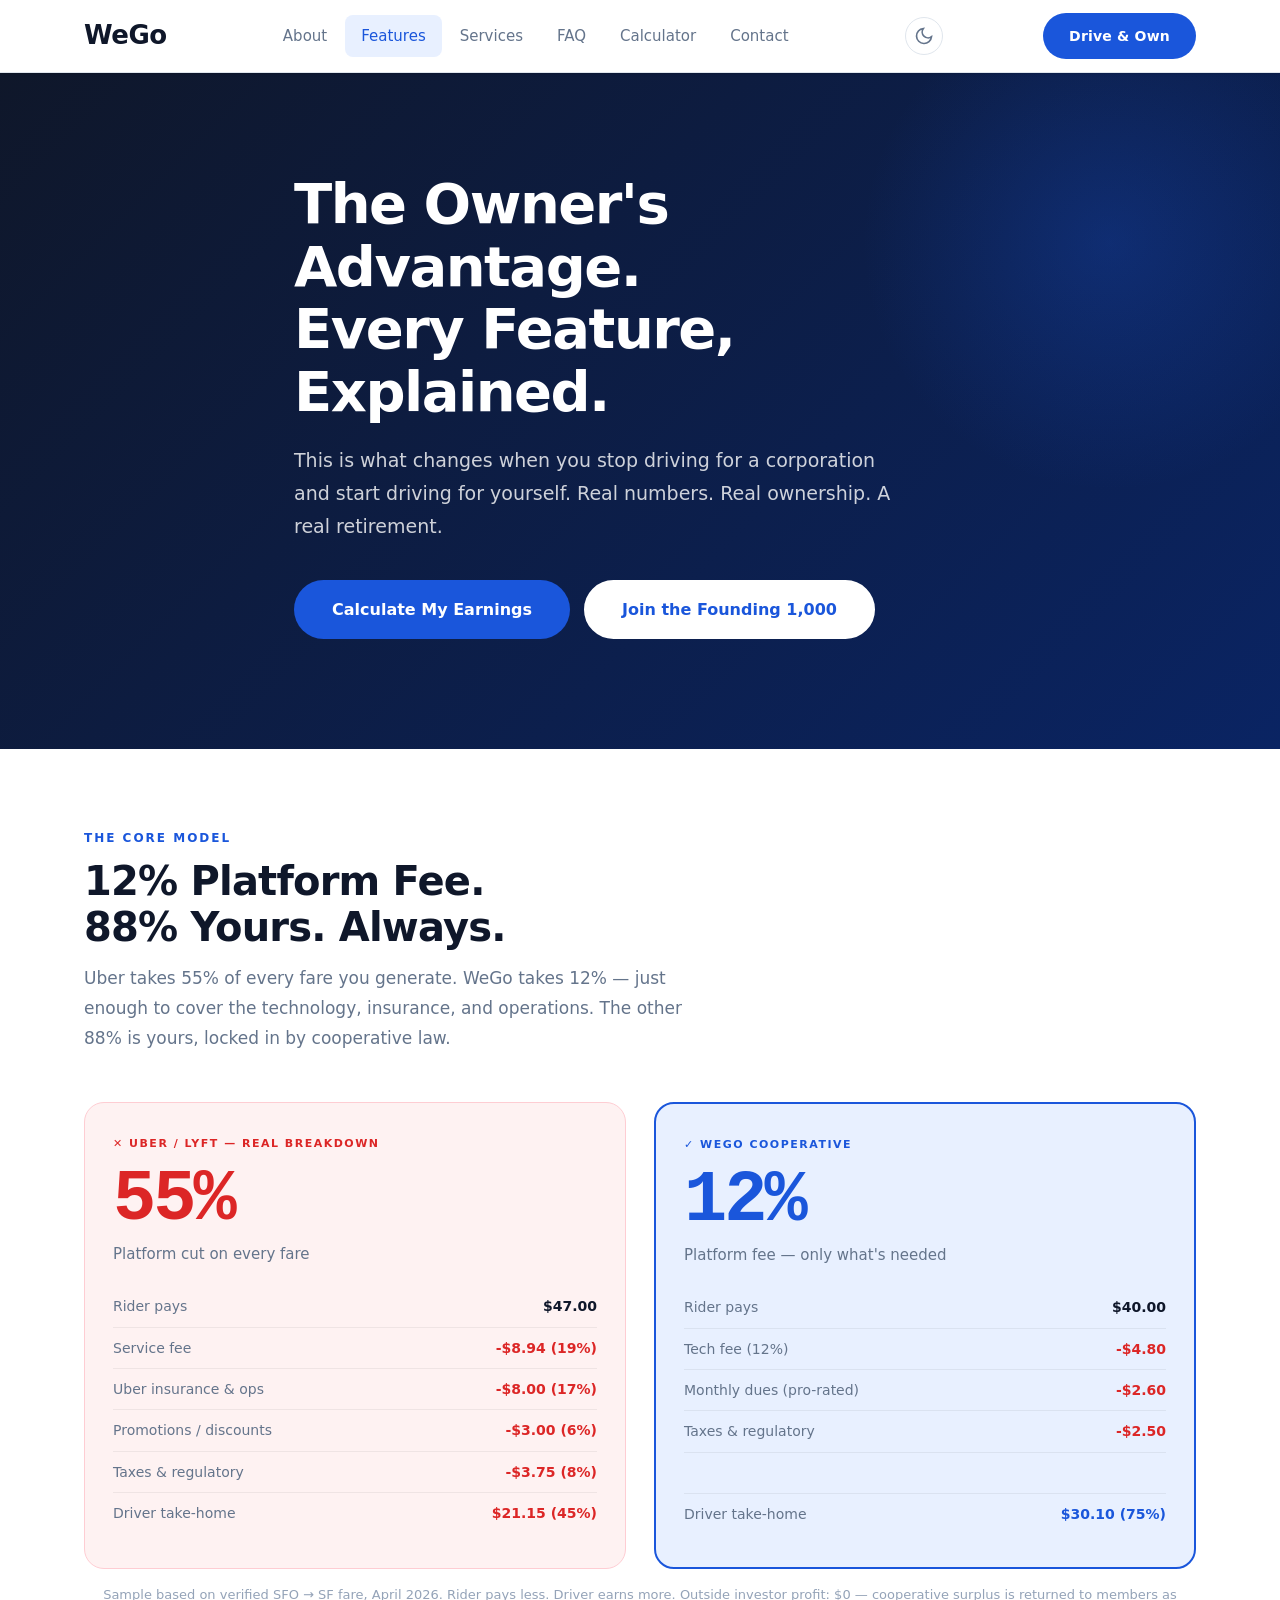
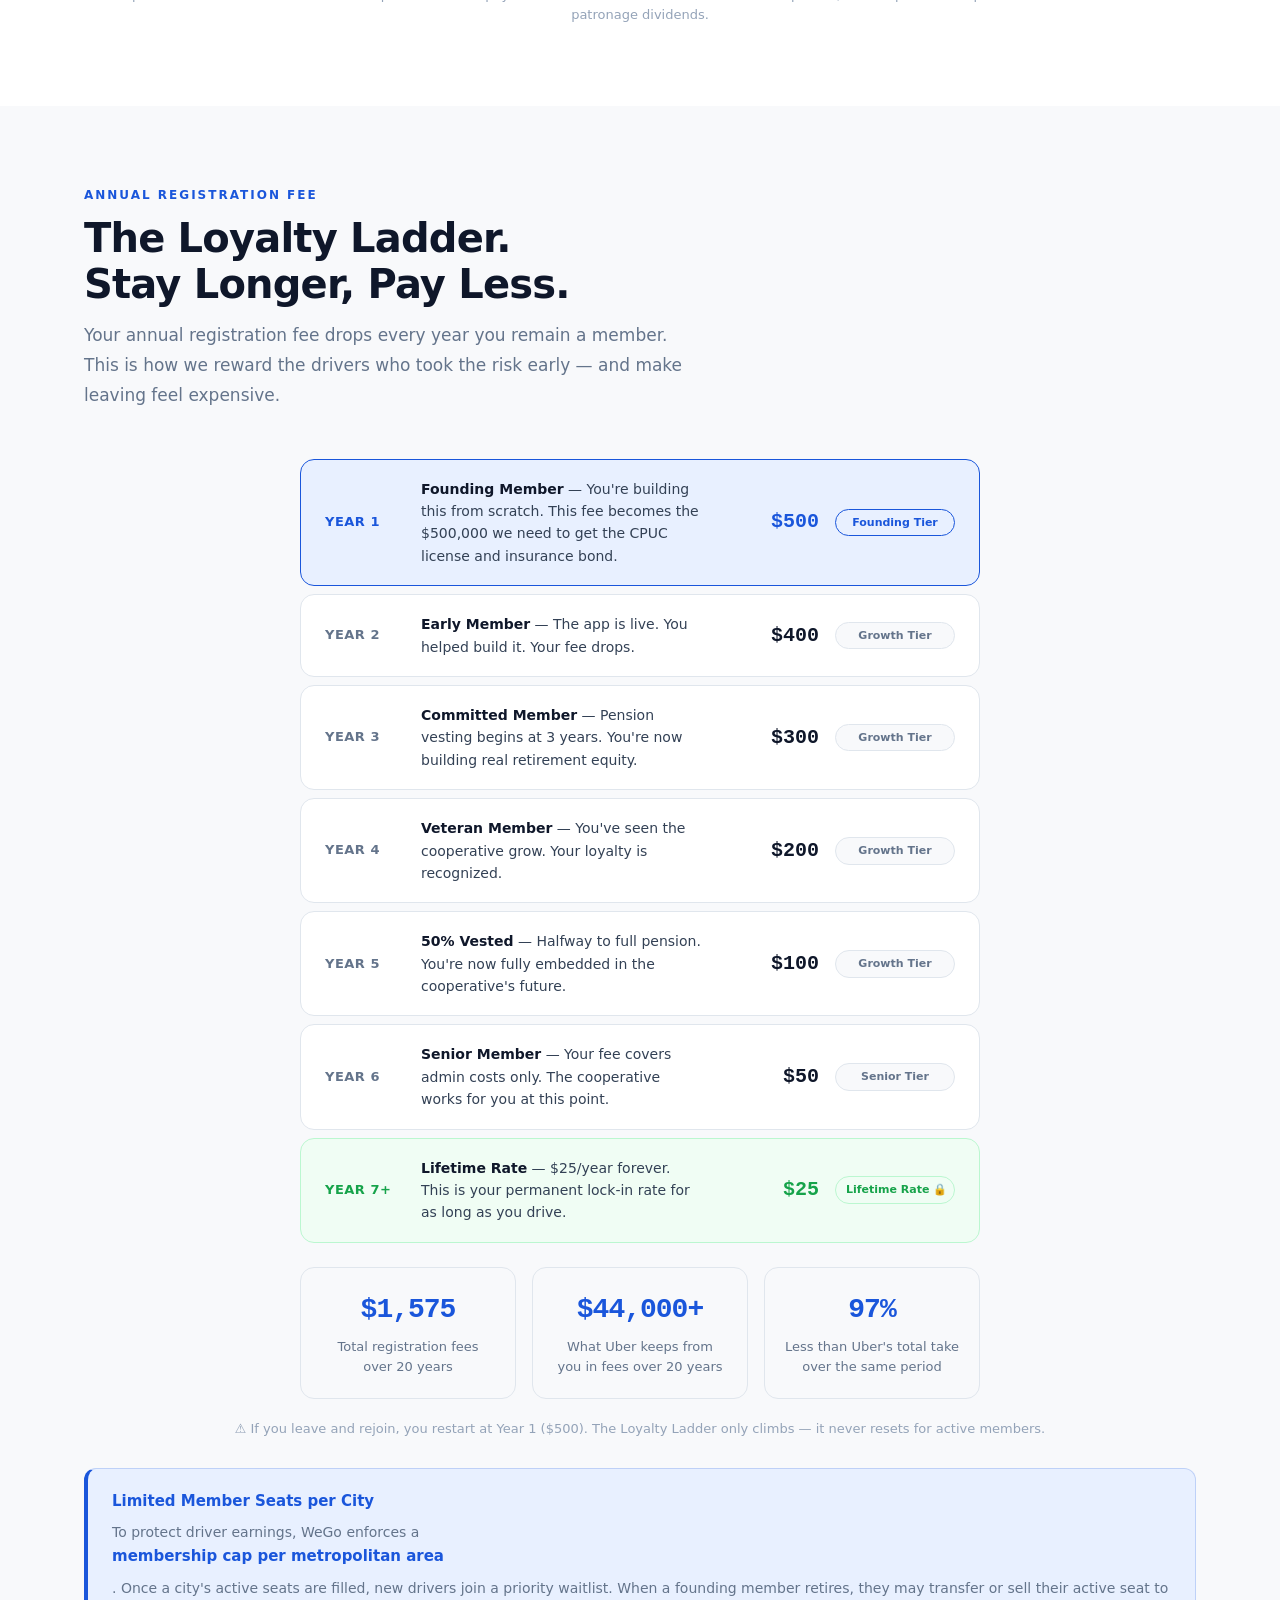
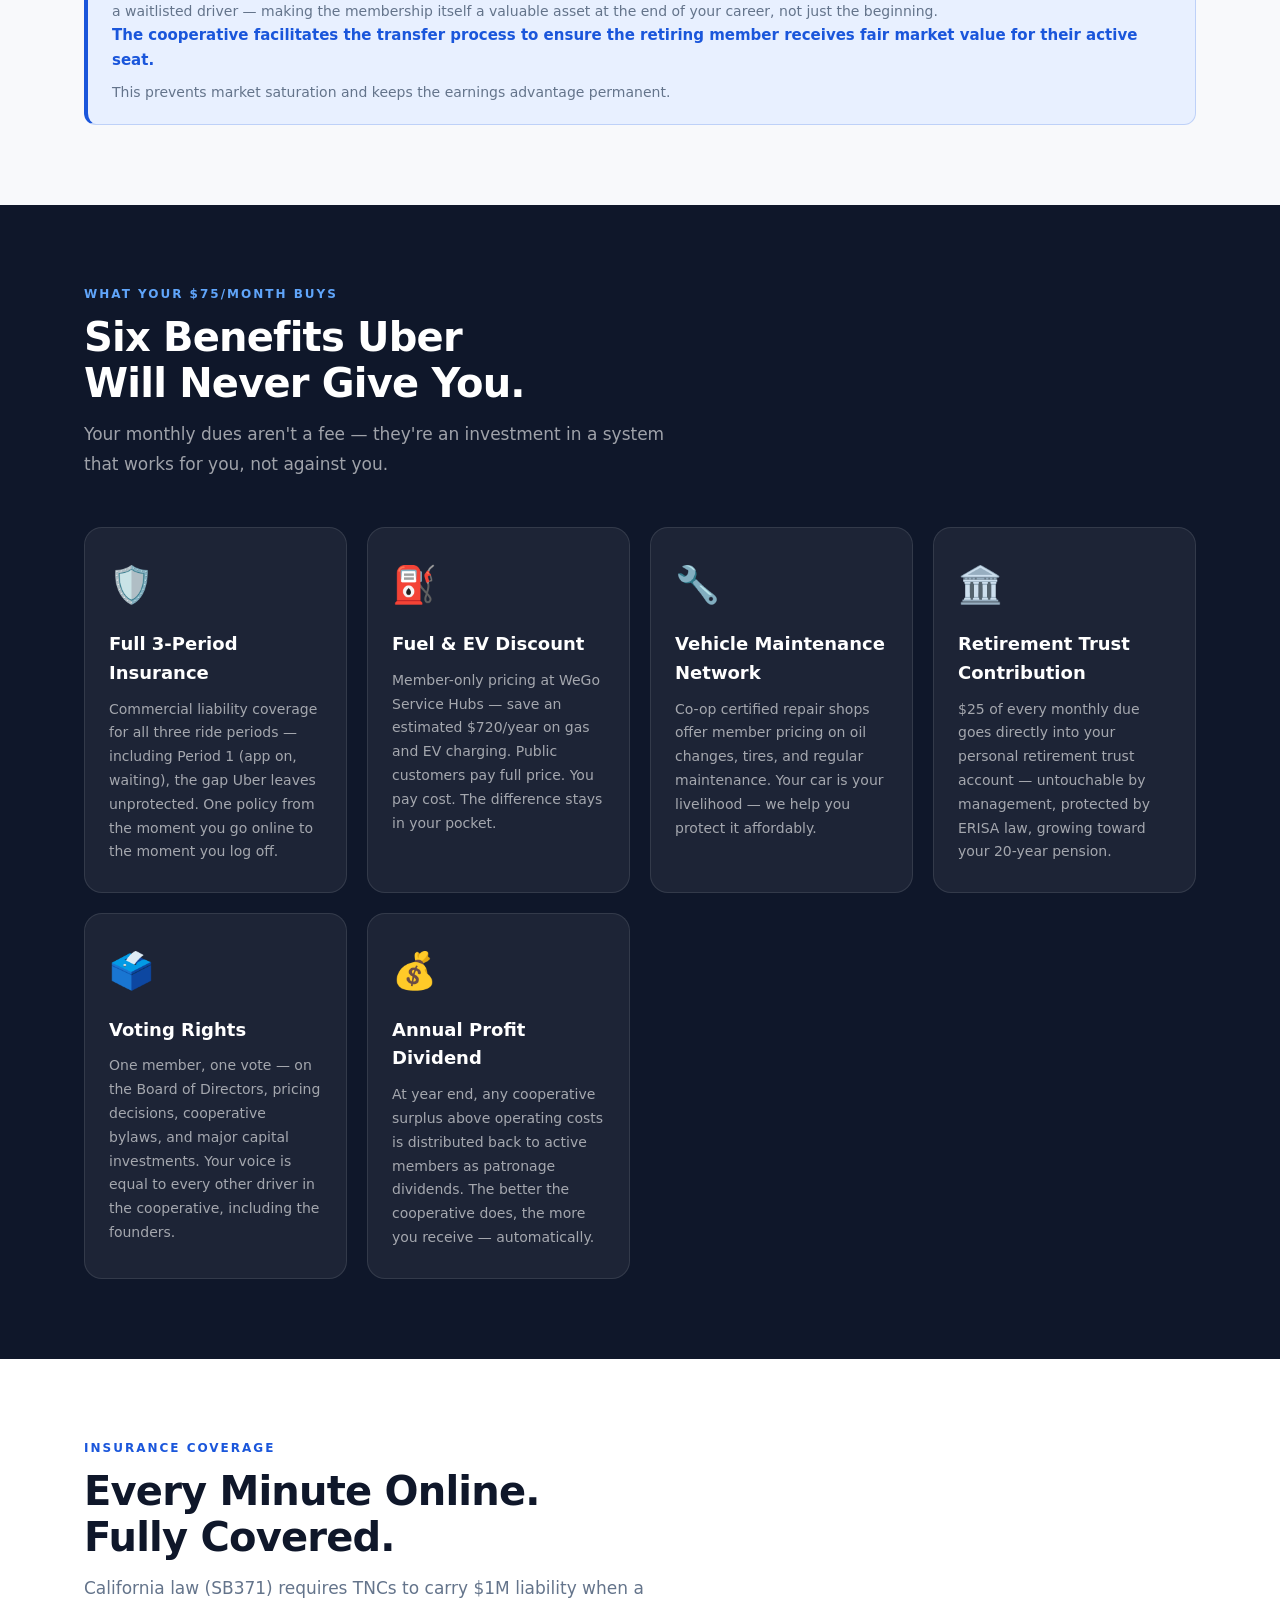
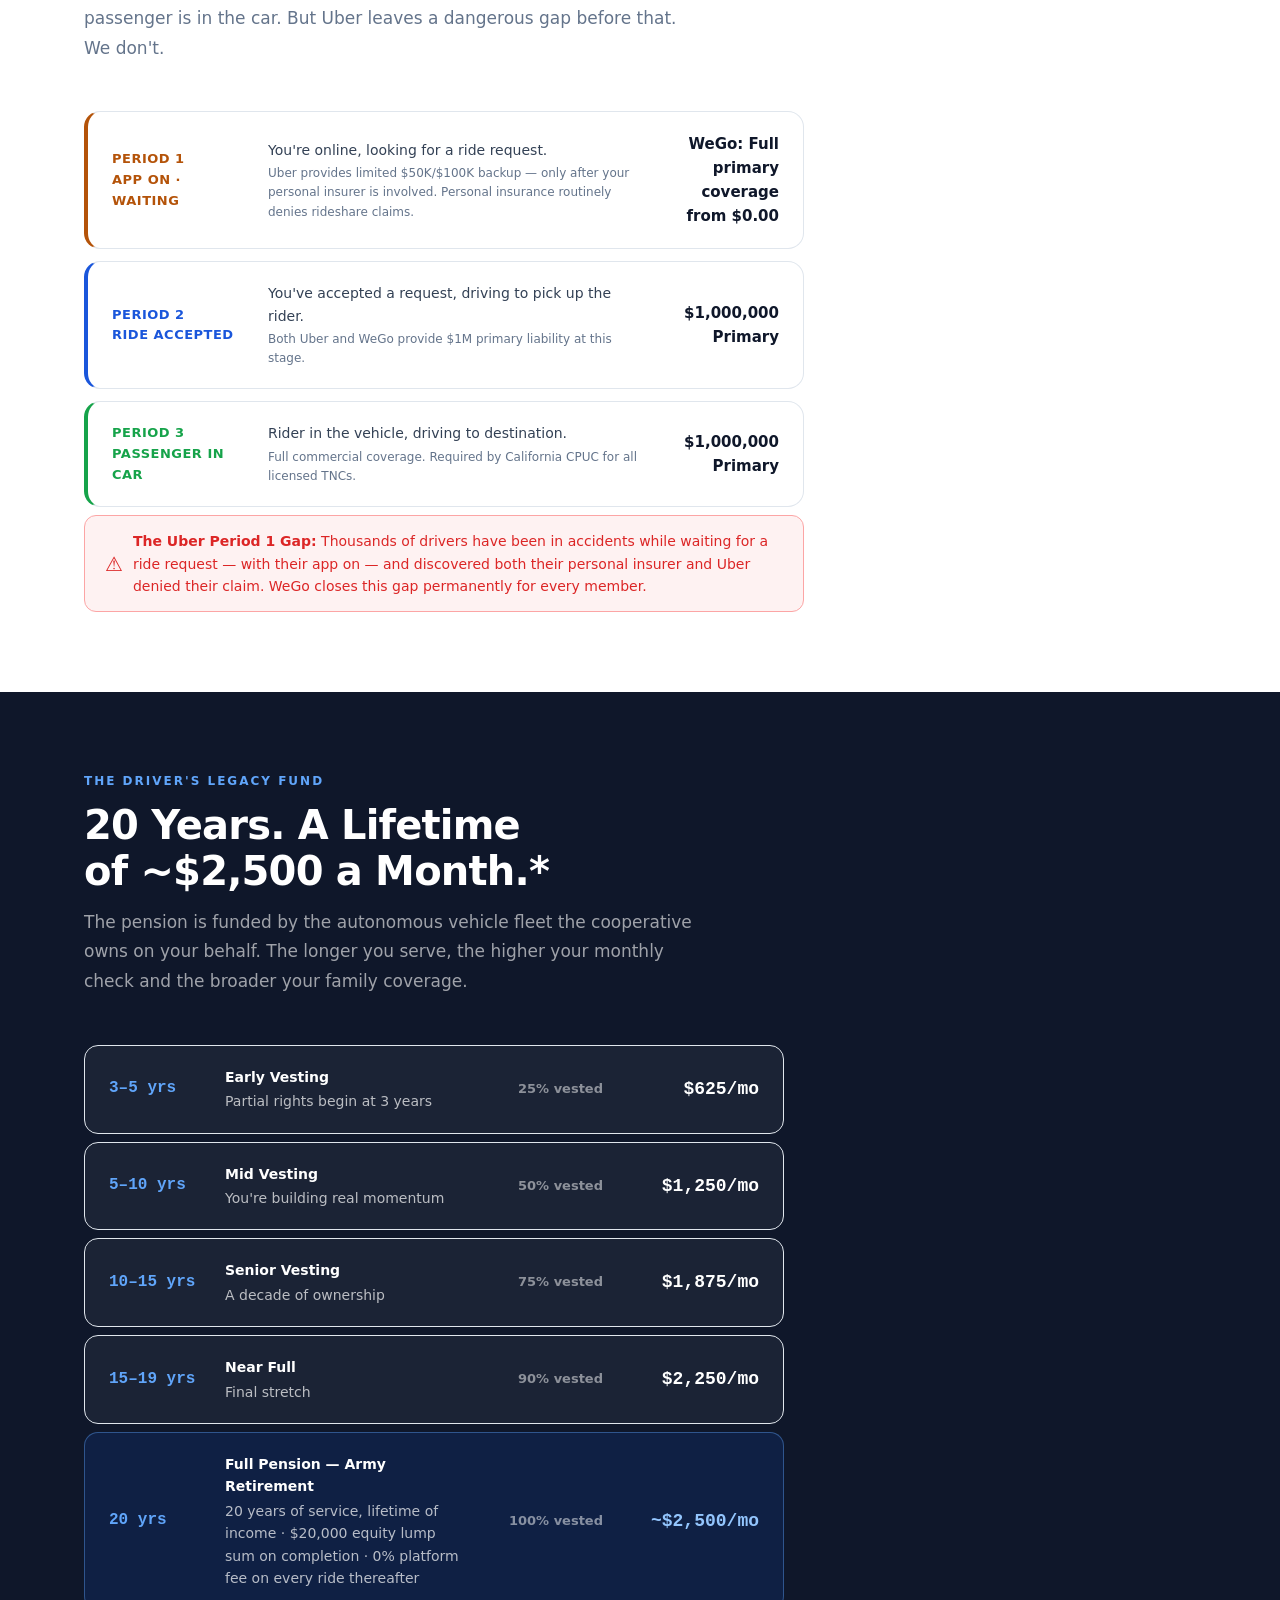
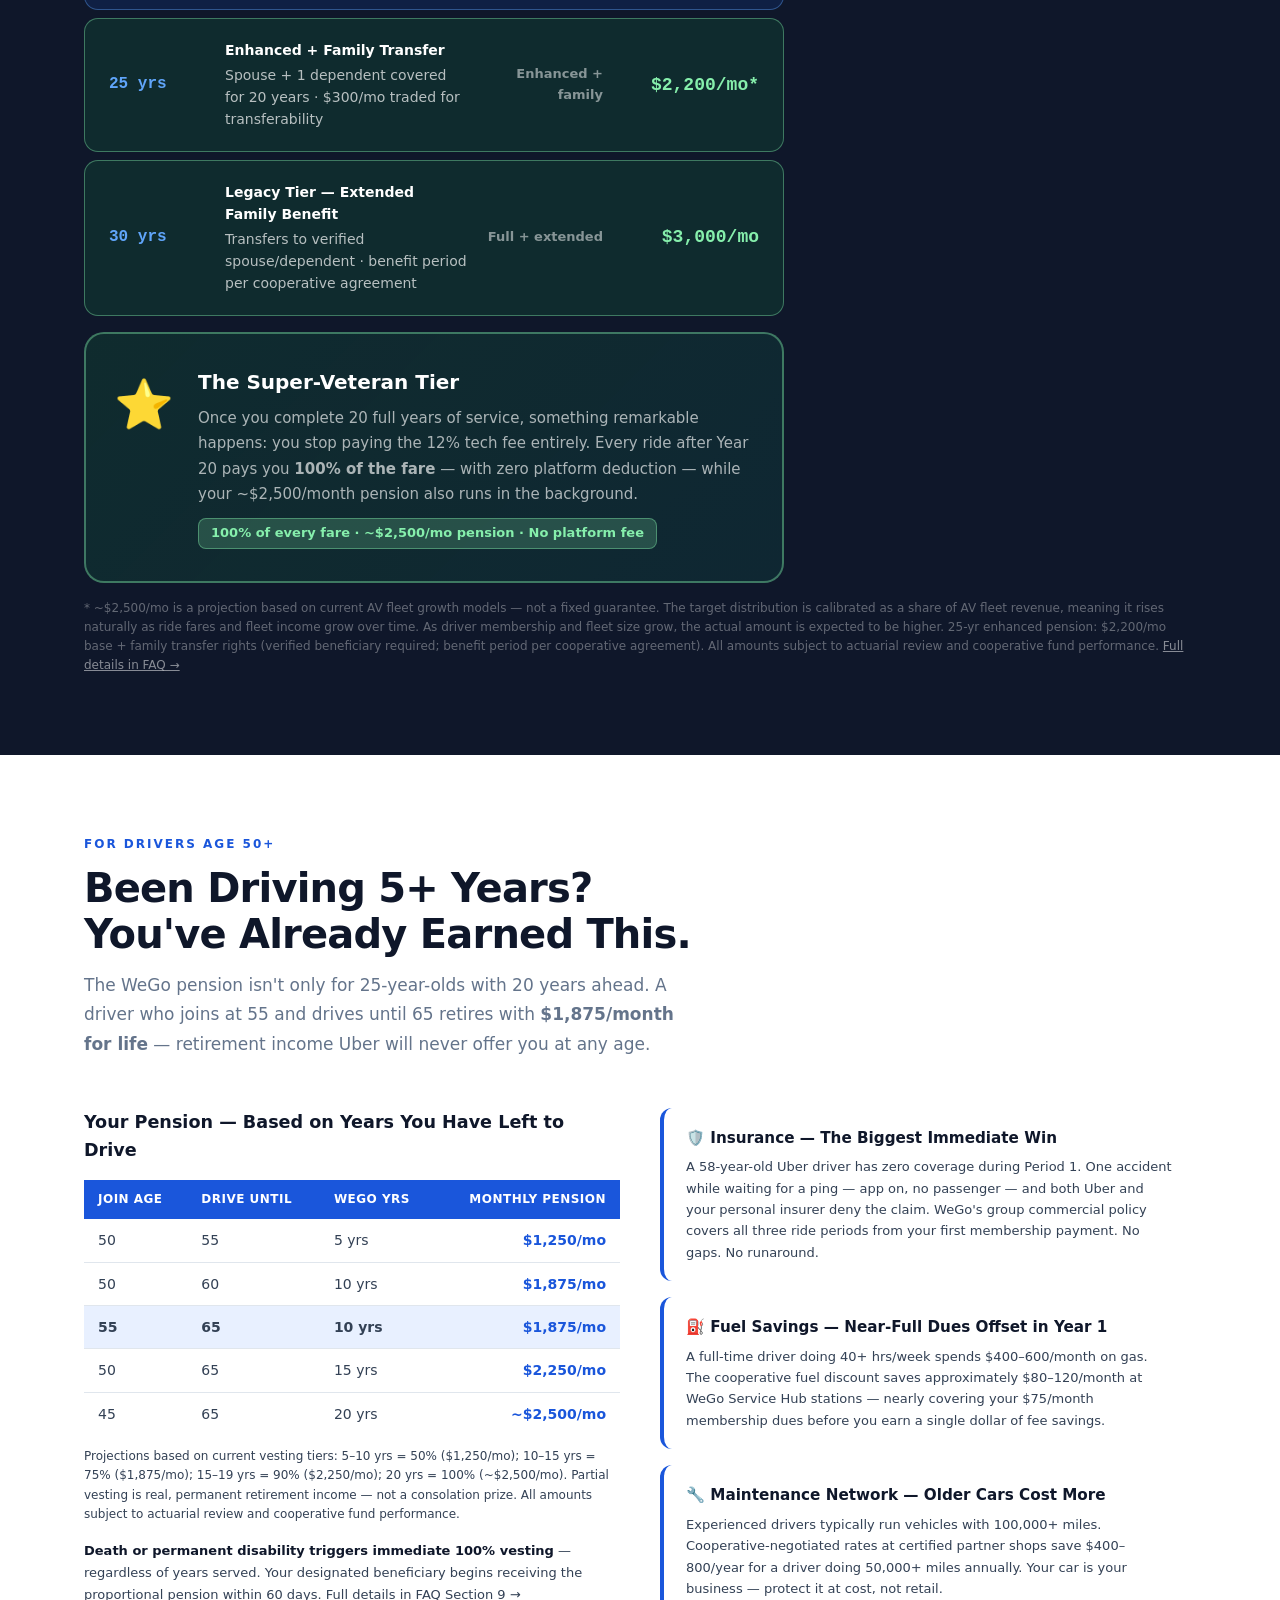
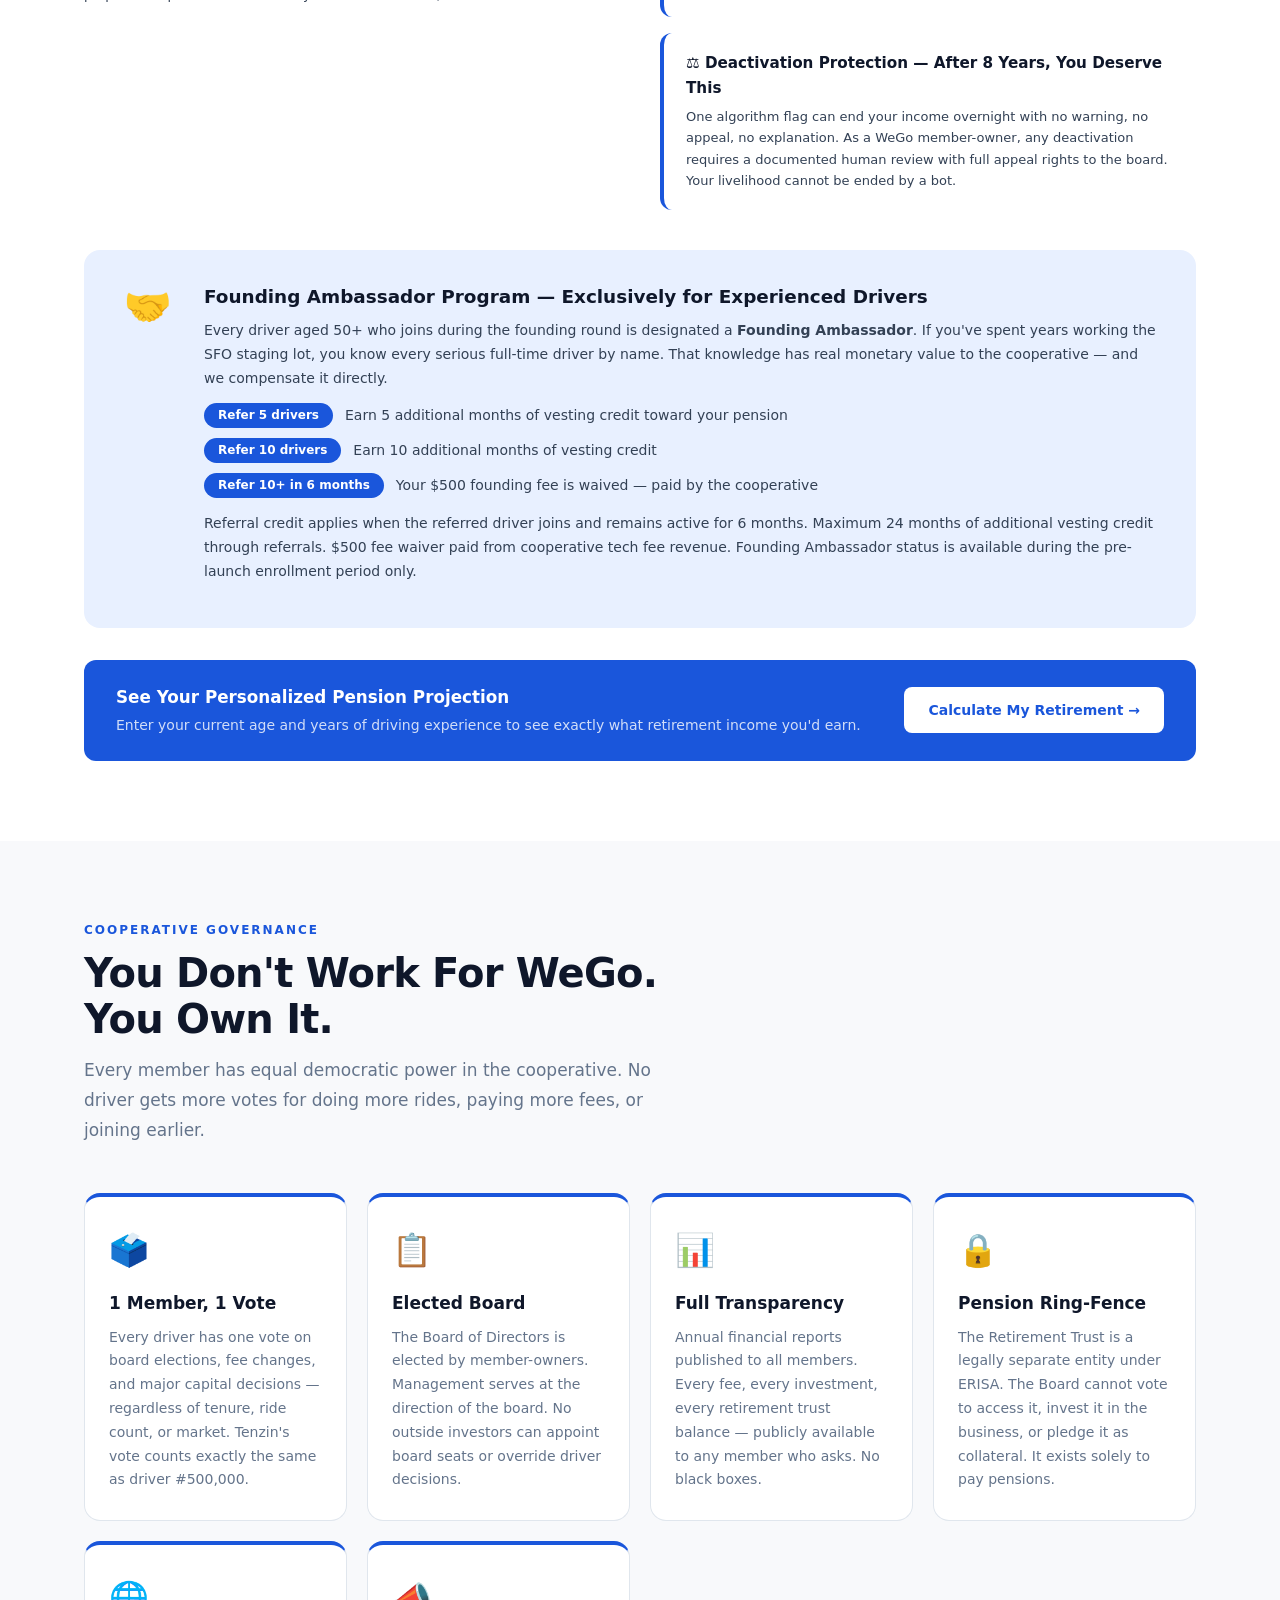
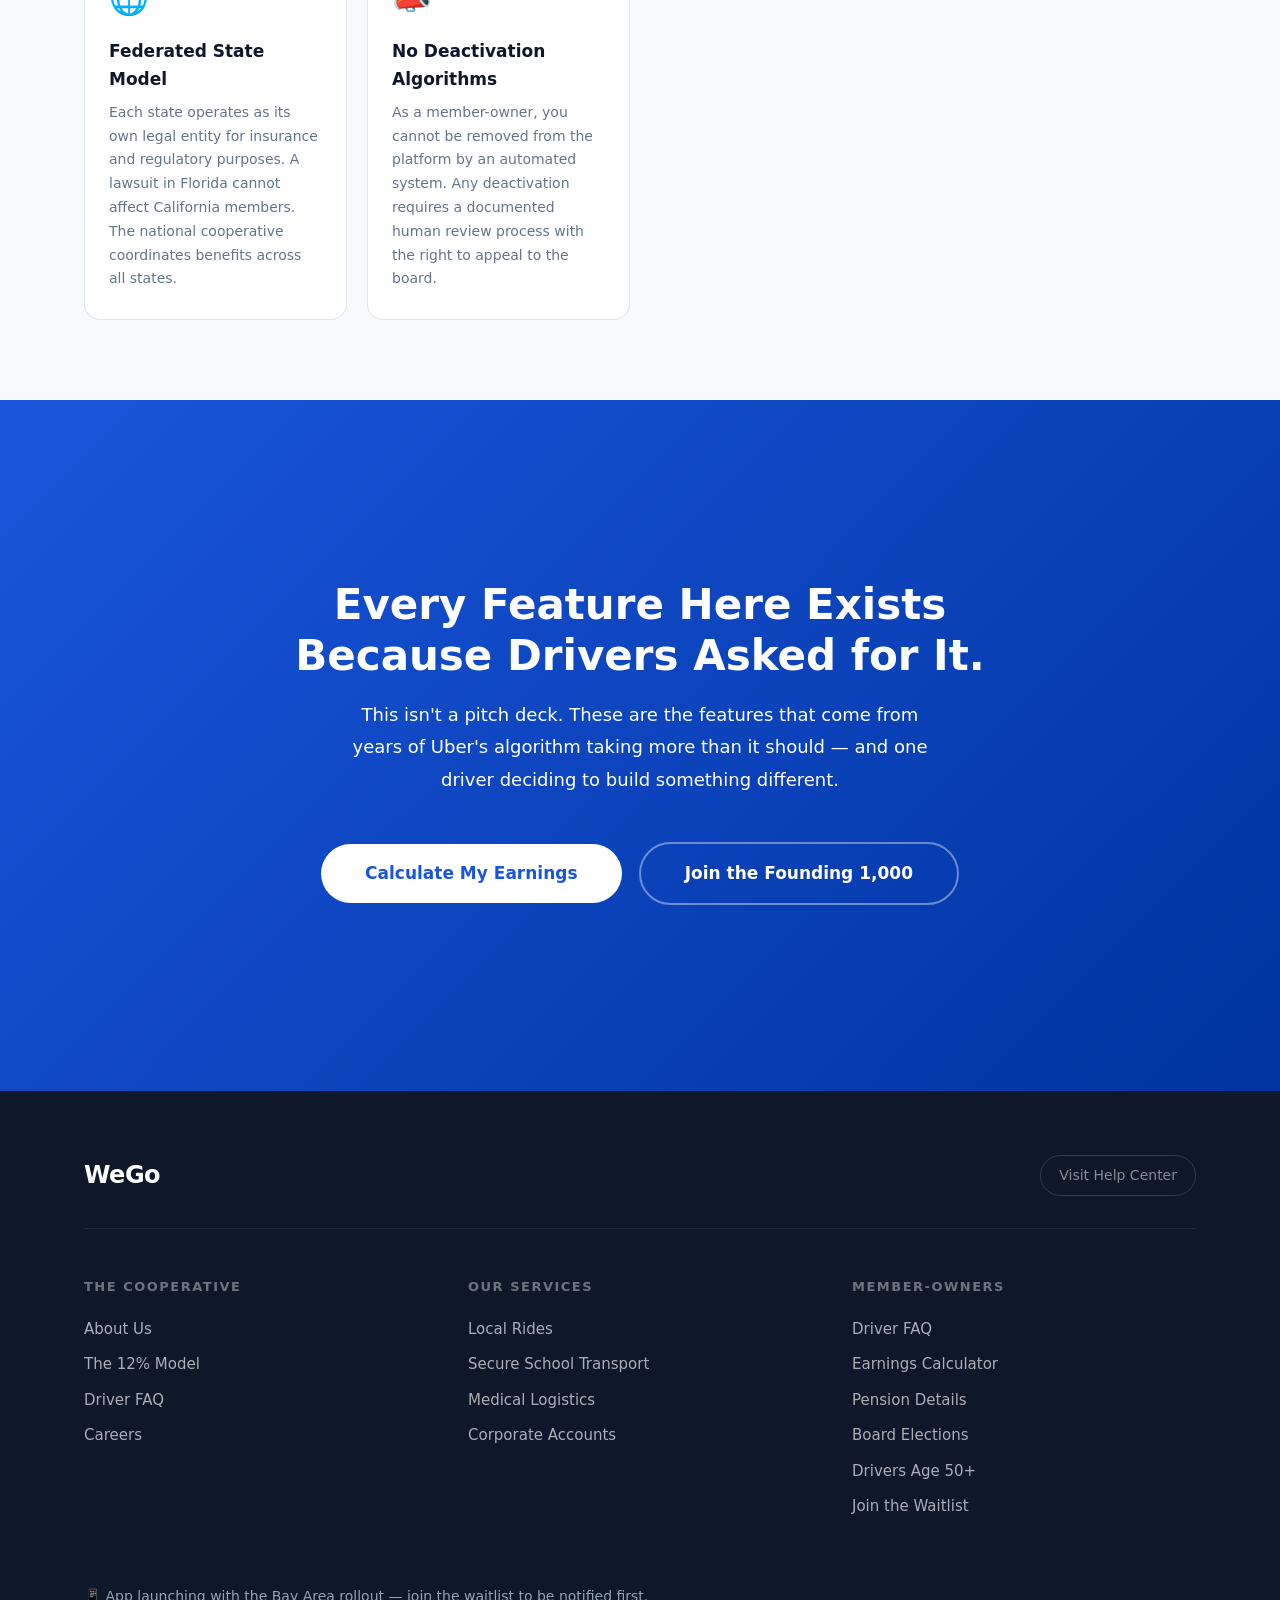
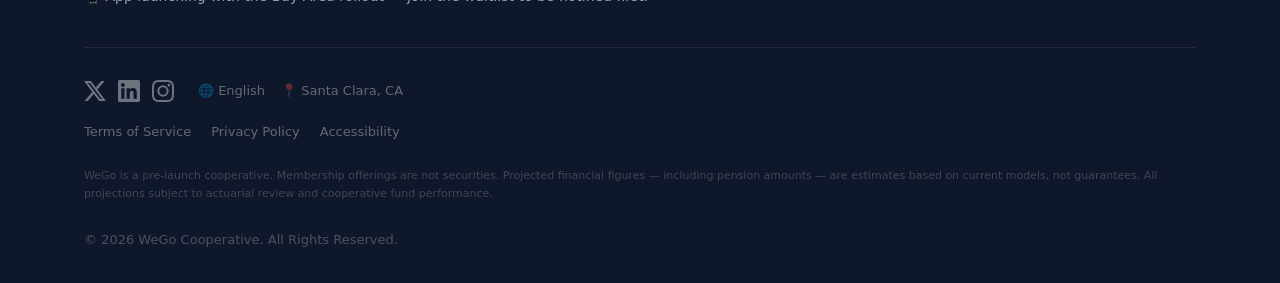
<file: features.html>
﻿<!DOCTYPE html>
<html lang="en">
<head>
    <meta charset="UTF-8">
    <meta name="viewport" content="width=device-width, initial-scale=1.0">
    <title>Features — WeGo Cooperative</title>
    <meta name="description" content="Keep 88% of every fare, vote on platform decisions, and retire with a funded pension. See every feature WeGo drivers asked for — and how the numbers work.">
    <link rel="dns-prefetch" href="//x.com">
    <link rel="dns-prefetch" href="//www.linkedin.com">
    <link rel="dns-prefetch" href="//www.instagram.com">
    <link rel="preload" href="styles.css" as="style">
    <link rel="stylesheet" href="styles.css">
    <script>(function(){var t=localStorage.getItem("wego-theme");if(t)document.documentElement.setAttribute("data-theme",t);}());</script>
</head>
<body>

<header>
    <div class="container">
        <h1 class="logo"><a href="index.html">WeGo</a></h1>
        <button class="nav-toggle" aria-label="Toggle navigation" onclick="document.querySelector('header').classList.toggle('nav-open'); this.classList.toggle('open')">
            <span></span><span></span><span></span>
        </button>
        <nav>
            <ul>
                <li><a href="about.html">About</a></li>
                <li><a href="features.html" class="active">Features</a></li>
                <li><a href="services.html">Services</a></li>
                <li><a href="faq.html">FAQ</a></li>
                <li><a href="calculator.html">Calculator</a></li>
                <li><a href="contact.html">Contact</a></li>
            </ul>
        </nav>
        <button class="theme-toggle" id="theme-toggle" aria-label="Toggle dark mode">
            <svg class="icon-sun" viewBox="0 0 24 24" width="20" height="20" fill="none" stroke="currentColor" stroke-width="2" stroke-linecap="round"><circle cx="12" cy="12" r="5"/><line x1="12" y1="1" x2="12" y2="3"/><line x1="12" y1="21" x2="12" y2="23"/><line x1="4.22" y1="4.22" x2="5.64" y2="5.64"/><line x1="18.36" y1="18.36" x2="19.78" y2="19.78"/><line x1="1" y1="12" x2="3" y2="12"/><line x1="21" y1="12" x2="23" y2="12"/><line x1="4.22" y1="19.78" x2="5.64" y2="18.36"/><line x1="18.36" y1="5.64" x2="19.78" y2="4.22"/></svg>
            <svg class="icon-moon" viewBox="0 0 24 24" width="20" height="20" fill="none" stroke="currentColor" stroke-width="2" stroke-linecap="round"><path d="M21 12.79A9 9 0 1 1 11.21 3 7 7 0 0 0 21 12.79z"/></svg>
        </button>
        <a href="contact.html" class="cta">Drive &amp; Own</a>
    </div>
</header>

<main>

    <!-- ── HERO ── -->
    <section class="hero">
        <div class="container hero-content">
            <h2>The Owner's Advantage.<br>Every Feature, Explained.</h2>
            <p>This is what changes when you stop driving for a corporation and start driving for yourself. Real numbers. Real ownership. A real retirement.</p>
            <div class="hero-ctas">
                <a href="calculator.html">Calculate My Earnings</a>
                <a href="contact.html" style="background:var(--white); color:var(--primary);">Join the Founding 1,000</a>
            </div>
        </div>
    </section>

    <!-- ── SECTION 1: THE 12% MODEL ── -->
    <section class="sect-white">
        <div class="container">
            <div class="section-eyebrow">The Core Model</div>
            <h2 class="page-section-title">12% Platform Fee.<br>88% Yours. Always.</h2>
            <p class="page-section-sub">Uber takes 55% of every fare you generate. WeGo takes 12% — just enough to cover the technology, insurance, and operations. The other 88% is yours, locked in by cooperative law.</p>

            <div class="math-split">
                <div class="math-card uber-side">
                    <div class="platform-tag">✕ Uber / Lyft — Real Breakdown</div>
                    <div class="big-pct">55%</div>
                    <div class="pct-label">Platform cut on every fare</div>
                    <div class="math-row"><span class="ml">Rider pays</span><span class="mv">$47.00</span></div>
                    <div class="math-row"><span class="ml">Service fee</span><span class="mv red">-$8.94 (19%)</span></div>
                    <div class="math-row"><span class="ml">Uber insurance & ops</span><span class="mv red">-$8.00 (17%)</span></div>
                    <div class="math-row"><span class="ml">Promotions / discounts</span><span class="mv red">-$3.00 (6%)</span></div>
                    <div class="math-row"><span class="ml">Taxes & regulatory</span><span class="mv red">-$3.75 (8%)</span></div>
                    <div class="math-row"><span class="ml">Driver take-home</span><span class="mv red">$21.15 (45%)</span></div>
                </div>
                <div class="math-card wego-side">
                    <div class="platform-tag">✓ WeGo Cooperative</div>
                    <div class="big-pct">12%</div>
                    <div class="pct-label">Platform fee — only what's needed</div>
                    <div class="math-row"><span class="ml">Rider pays</span><span class="mv">$40.00</span></div>
                    <div class="math-row"><span class="ml">Tech fee (12%)</span><span class="mv red">-$4.80</span></div>
                    <div class="math-row"><span class="ml">Monthly dues (pro-rated)</span><span class="mv red">-$2.60</span></div>
                    <div class="math-row"><span class="ml">Taxes & regulatory</span><span class="mv red">-$2.50</span></div>
                    <div class="math-row"><span class="ml">&nbsp;</span><span class="mv">&nbsp;</span></div>
                    <div class="math-row"><span class="ml">Driver take-home</span><span class="mv blu">$30.10 (75%)</span></div>
                </div>
            </div>
            <p class="sample-ride-note">Sample based on verified SFO → SF fare, April 2026. Rider pays less. Driver earns more. Outside investor profit: $0 — cooperative surplus is returned to members as patronage dividends.</p>
        </div>
    </section>

    <!-- ── SECTION 2: THE LOYALTY LADDER ── -->
    <section class="sect-grey" id="loyalty">
        <div class="container">
            <div class="section-eyebrow">Annual Registration Fee</div>
            <h2 class="page-section-title">The Loyalty Ladder.<br>Stay Longer, Pay Less.</h2>
            <p class="page-section-sub">Your annual registration fee drops every year you remain a member. This is how we reward the drivers who took the risk early — and make leaving feel expensive.</p>

            <div class="ladder-wrap">
                <div class="ladder-row founder">
                    <span class="ladder-year">Year 1</span>
                    <span class="ladder-desc"><strong>Founding Member</strong> — You're building this from scratch. This fee becomes the $500,000 we need to get the CPUC license and insurance bond.</span>
                    <span class="ladder-fee">$500</span>
                    <span class="ladder-badge badge-founder">Founding Tier</span>
                </div>
                <div class="ladder-row">
                    <span class="ladder-year">Year 2</span>
                    <span class="ladder-desc"><strong>Early Member</strong> — The app is live. You helped build it. Your fee drops.</span>
                    <span class="ladder-fee">$400</span>
                    <span class="ladder-badge badge-growth">Growth Tier</span>
                </div>
                <div class="ladder-row">
                    <span class="ladder-year">Year 3</span>
                    <span class="ladder-desc"><strong>Committed Member</strong> — Pension vesting begins at 3 years. You're now building real retirement equity.</span>
                    <span class="ladder-fee">$300</span>
                    <span class="ladder-badge badge-growth">Growth Tier</span>
                </div>
                <div class="ladder-row">
                    <span class="ladder-year">Year 4</span>
                    <span class="ladder-desc"><strong>Veteran Member</strong> — You've seen the cooperative grow. Your loyalty is recognized.</span>
                    <span class="ladder-fee">$200</span>
                    <span class="ladder-badge badge-growth">Growth Tier</span>
                </div>
                <div class="ladder-row">
                    <span class="ladder-year">Year 5</span>
                    <span class="ladder-desc"><strong>50% Vested</strong> — Halfway to full pension. You're now fully embedded in the cooperative's future.</span>
                    <span class="ladder-fee">$100</span>
                    <span class="ladder-badge badge-growth">Growth Tier</span>
                </div>
                <div class="ladder-row">
                    <span class="ladder-year">Year 6</span>
                    <span class="ladder-desc"><strong>Senior Member</strong> — Your fee covers admin costs only. The cooperative works for you at this point.</span>
                    <span class="ladder-fee">$50</span>
                    <span class="ladder-badge badge-growth">Senior Tier</span>
                </div>
                <div class="ladder-row forever">
                    <span class="ladder-year">Year 7+</span>
                    <span class="ladder-desc"><strong>Lifetime Rate</strong> — $25/year forever. This is your permanent lock-in rate for as long as you drive.</span>
                    <span class="ladder-fee">$25</span>
                    <span class="ladder-badge badge-forever">Lifetime Rate 🔒</span>
                </div>
            </div>

            <div class="ladder-totals">
                <div class="lt-card">
                    <div class="ltv">$1,575</div>
                    <div class="ltl">Total registration fees over 20 years</div>
                </div>
                <div class="lt-card">
                    <div class="ltv">$44,000+</div>
                    <div class="ltl">What Uber keeps from you in fees over 20 years</div>
                </div>
                <div class="lt-card">
                    <div class="ltv">97%</div>
                    <div class="ltl">Less than Uber's total take over the same period</div>
                </div>
            </div>

            <p style="text-align:center; margin-top:20px; font-size:13px; color:var(--text-dim);">
                ⚠️ If you leave and rejoin, you restart at Year 1 ($500). The Loyalty Ladder only climbs — it never resets for active members.
            </p>

            <div class="limited-seats-note">
                <strong>Limited Member Seats per City</strong>
                <p>To protect driver earnings, WeGo enforces a <strong>membership cap per metropolitan area</strong>. Once a city's active seats are filled, new drivers join a priority waitlist. When a founding member retires, they may transfer or sell their active seat to a waitlisted driver — making the membership itself a valuable asset at the end of your career, not just the beginning. <strong>The cooperative facilitates the transfer process to ensure the retiring member receives fair market value for their active seat.</strong> This prevents market saturation and keeps the earnings advantage permanent.</p>
            </div>
        </div>
    </section>

    <!-- ── SECTION 3: MEMBER BENEFITS ── -->
    <section class="sect-dark">
        <div class="container">
            <div class="section-eyebrow">What Your $75/Month Buys</div>
            <h2 class="page-section-title">Six Benefits Uber<br>Will Never Give You.</h2>
            <p class="page-section-sub">Your monthly dues aren't a fee — they're an investment in a system that works for you, not against you.</p>

            <div class="benefits-grid">
                <div class="benefit-card">
                    <span class="benefit-icon">🛡️</span>
                    <h3>Full 3-Period Insurance</h3>
                    <p>Commercial liability coverage for all three ride periods — including Period 1 (app on, waiting), the gap Uber leaves unprotected. One policy from the moment you go online to the moment you log off.</p>
                </div>
                <div class="benefit-card">
                    <span class="benefit-icon">⛽</span>
                    <h3>Fuel &amp; EV Discount</h3>
                    <p>Member-only pricing at WeGo Service Hubs — save an estimated $720/year on gas and EV charging. Public customers pay full price. You pay cost. The difference stays in your pocket.</p>
                </div>
                <div class="benefit-card">
                    <span class="benefit-icon">🔧</span>
                    <h3>Vehicle Maintenance Network</h3>
                    <p>Co-op certified repair shops offer member pricing on oil changes, tires, and regular maintenance. Your car is your livelihood — we help you protect it affordably.</p>
                </div>
                <div class="benefit-card">
                    <span class="benefit-icon">🏛️</span>
                    <h3>Retirement Trust Contribution</h3>
                    <p>$25 of every monthly due goes directly into your personal retirement trust account — untouchable by management, protected by ERISA law, growing toward your 20-year pension.</p>
                </div>
                <div class="benefit-card">
                    <span class="benefit-icon">🗳️</span>
                    <h3>Voting Rights</h3>
                    <p>One member, one vote — on the Board of Directors, pricing decisions, cooperative bylaws, and major capital investments. Your voice is equal to every other driver in the cooperative, including the founders.</p>
                </div>
                <div class="benefit-card">
                    <span class="benefit-icon">💰</span>
                    <h3>Annual Profit Dividend</h3>
                    <p>At year end, any cooperative surplus above operating costs is distributed back to active members as patronage dividends. The better the cooperative does, the more you receive — automatically.</p>
                </div>
            </div>
        </div>
    </section>

    <!-- ── SECTION 4: INSURANCE BREAKDOWN ── -->
    <section class="sect-white">
        <div class="container">
            <div class="section-eyebrow">Insurance Coverage</div>
            <h2 class="page-section-title">Every Minute Online.<br>Fully Covered.</h2>
            <p class="page-section-sub">California law (SB371) requires TNCs to carry $1M liability when a passenger is in the car. But Uber leaves a dangerous gap before that. We don't.</p>

            <div class="insurance-stack">
                <div class="ins-period p1">
                    <div class="ins-period-label">Period 1<br>App On · Waiting</div>
                    <div class="ins-period-desc">
                        You're online, looking for a ride request.
                        <span>Uber provides limited $50K/$100K backup — only after your personal insurer is involved. Personal insurance routinely denies rideshare claims.</span>
                    </div>
                    <div class="ins-coverage">WeGo: Full primary coverage from $0.00</div>
                </div>
                <div class="ins-period p2">
                    <div class="ins-period-label">Period 2<br>Ride Accepted</div>
                    <div class="ins-period-desc">
                        You've accepted a request, driving to pick up the rider.
                        <span>Both Uber and WeGo provide $1M primary liability at this stage.</span>
                    </div>
                    <div class="ins-coverage">$1,000,000 Primary</div>
                </div>
                <div class="ins-period p3">
                    <div class="ins-period-label">Period 3<br>Passenger In Car</div>
                    <div class="ins-period-desc">
                        Rider in the vehicle, driving to destination.
                        <span>Full commercial coverage. Required by California CPUC for all licensed TNCs.</span>
                    </div>
                    <div class="ins-coverage">$1,000,000 Primary</div>
                </div>
            </div>

            <div class="ins-uber-gap">
                <span style="font-size:20px;">⚠️</span>
                <span><strong>The Uber Period 1 Gap:</strong> Thousands of drivers have been in accidents while waiting for a ride request — with their app on — and discovered both their personal insurer and Uber denied their claim. WeGo closes this gap permanently for every member.</span>
            </div>
        </div>
    </section>

    <!-- ── SECTION 5: PENSION TIERS ── -->
    <section class="sect-dark">
        <div class="container">
            <div class="section-eyebrow">The Driver's Legacy Fund</div>
            <h2 class="page-section-title">20 Years. A Lifetime<br>of ~$2,500 a Month.*</h2>
            <p class="page-section-sub">The pension is funded by the autonomous vehicle fleet the cooperative owns on your behalf. The longer you serve, the higher your monthly check and the broader your family coverage.</p>

            <div class="pension-table-wrap">
                <div class="pension-tier-row">
                    <div class="ptr-years">3–5 yrs</div>
                    <div class="ptr-label"><strong>Early Vesting</strong>Partial rights begin at 3 years</div>
                    <div class="ptr-vesting">25% vested</div>
                    <div class="ptr-amount">$625/mo</div>
                </div>
                <div class="pension-tier-row">
                    <div class="ptr-years">5–10 yrs</div>
                    <div class="ptr-label"><strong>Mid Vesting</strong>You're building real momentum</div>
                    <div class="ptr-vesting">50% vested</div>
                    <div class="ptr-amount">$1,250/mo</div>
                </div>
                <div class="pension-tier-row">
                    <div class="ptr-years">10–15 yrs</div>
                    <div class="ptr-label"><strong>Senior Vesting</strong>A decade of ownership</div>
                    <div class="ptr-vesting">75% vested</div>
                    <div class="ptr-amount">$1,875/mo</div>
                </div>
                <div class="pension-tier-row">
                    <div class="ptr-years">15–19 yrs</div>
                    <div class="ptr-label"><strong>Near Full</strong>Final stretch</div>
                    <div class="ptr-vesting">90% vested</div>
                    <div class="ptr-amount">$2,250/mo</div>
                </div>
                <div class="pension-tier-row full-vest">
                    <div class="ptr-years">20 yrs</div>
                    <div class="ptr-label"><strong>Full Pension — Army Retirement</strong>20 years of service, lifetime of income · $20,000 equity lump sum on completion · 0% platform fee on every ride thereafter</div>
                    <div class="ptr-vesting">100% vested</div>
                    <div class="ptr-amount">~$2,500/mo</div>
                </div>
                <div class="pension-tier-row enhanced">
                    <div class="ptr-years">25 yrs</div>
                    <div class="ptr-label"><strong>Enhanced + Family Transfer</strong>Spouse + 1 dependent covered for 20 years · $300/mo traded for transferability</div>
                    <div class="ptr-vesting">Enhanced + family</div>
                    <div class="ptr-amount">$2,200/mo*</div>
                </div>
                <div class="pension-tier-row enhanced">
                    <div class="ptr-years">30 yrs</div>
                    <div class="ptr-label"><strong>Legacy Tier — Extended Family Benefit</strong>Transfers to verified spouse/dependent · benefit period per cooperative agreement</div>
                    <div class="ptr-vesting">Full + extended</div>
                    <div class="ptr-amount">$3,000/mo</div>
                </div>
            </div>

            <div class="super-vet-card">
                <div class="super-vet-icon">⭐</div>
                <div>
                    <h3>The Super-Veteran Tier</h3>
                    <p>Once you complete 20 full years of service, something remarkable happens: you stop paying the 12% tech fee entirely. Every ride after Year 20 pays you <strong>100% of the fare</strong> — with zero platform deduction — while your ~$2,500/month pension also runs in the background.</p>
                    <span class="sv-highlight">100% of every fare · ~$2,500/mo pension · No platform fee</span>
                </div>
            </div>

            <p style="margin-top:16px; font-size:12px; color:rgba(255,255,255,0.35);">
                * ~$2,500/mo is a projection based on current AV fleet growth models — not a fixed guarantee. The target distribution is calibrated as a share of AV fleet revenue, meaning it rises naturally as ride fares and fleet income grow over time. As driver membership and fleet size grow, the actual amount is expected to be higher. 25-yr enhanced pension: $2,200/mo base + family transfer rights (verified beneficiary required; benefit period per cooperative agreement). All amounts subject to actuarial review and cooperative fund performance. <a href="faq.html" class="dark-footnote-link">Full details in FAQ →</a>
            </p>
        </div>
    </section>

    <!-- ── SECTION 5.5: EXPERIENCED DRIVERS 50+ ── -->
    <section class="sect-white" id="senior-drivers">
        <div class="container">
            <div class="section-eyebrow">For Drivers Age 50+</div>
            <h2 class="page-section-title">Been Driving 5+ Years?<br>You've Already Earned This.</h2>
            <p class="page-section-sub">The WeGo pension isn't only for 25-year-olds with 20 years ahead. A driver who joins at 55 and drives until 65 retires with <strong>$1,875/month for life</strong> — retirement income Uber will never offer you at any age.</p>

            <div class="senior-pitch">
                <div class="senior-pitch-left">
                    <h3>Your Pension — Based on Years You Have Left to Drive</h3>
                    <table class="senior-pension-table">
                        <thead>
                            <tr><th>Join Age</th><th>Drive Until</th><th>WeGo Yrs</th><th>Monthly Pension</th></tr>
                        </thead>
                        <tbody>
                            <tr>
                                <td>50</td><td>55</td><td>5 yrs</td>
                                <td class="pension-val">$1,250/mo</td>
                            </tr>
                            <tr>
                                <td>50</td><td>60</td><td>10 yrs</td>
                                <td class="pension-val">$1,875/mo</td>
                            </tr>
                            <tr class="row-highlight">
                                <td><strong>55</strong></td><td><strong>65</strong></td><td><strong>10 yrs</strong></td>
                                <td class="pension-val"><strong>$1,875/mo</strong></td>
                            </tr>
                            <tr>
                                <td>50</td><td>65</td><td>15 yrs</td>
                                <td class="pension-val">$2,250/mo</td>
                            </tr>
                            <tr>
                                <td>45</td><td>65</td><td>20 yrs</td>
                                <td class="pension-val">~$2,500/mo</td>
                            </tr>
                        </tbody>
                    </table>
                    <p class="note-fine">Projections based on current vesting tiers: 5–10 yrs = 50% ($1,250/mo); 10–15 yrs = 75% ($1,875/mo); 15–19 yrs = 90% ($2,250/mo); 20 yrs = 100% (~$2,500/mo). Partial vesting is real, permanent retirement income — not a consolation prize. All amounts subject to actuarial review and cooperative fund performance.</p>
                    <p class="note-sub"><strong>Death or permanent disability triggers immediate 100% vesting</strong> — regardless of years served. Your designated beneficiary begins receiving the proportional pension within 60 days. <a href="faq.html#senior">Full details in FAQ Section 9 →</a></p>
                </div>

                <div class="senior-pitch-right">
                    <div class="senior-benefit-card">
                        <h4>🛡️ Insurance — The Biggest Immediate Win</h4>
                        <p>A 58-year-old Uber driver has zero coverage during Period 1. One accident while waiting for a ping — app on, no passenger — and both Uber and your personal insurer deny the claim. WeGo's group commercial policy covers all three ride periods from your first membership payment. No gaps. No runaround.</p>
                    </div>
                    <div class="senior-benefit-card">
                        <h4>⛽ Fuel Savings — Near-Full Dues Offset in Year 1</h4>
                        <p>A full-time driver doing 40+ hrs/week spends $400–600/month on gas. The cooperative fuel discount saves approximately $80–120/month at WeGo Service Hub stations — nearly covering your $75/month membership dues before you earn a single dollar of fee savings.</p>
                    </div>
                    <div class="senior-benefit-card">
                        <h4>🔧 Maintenance Network — Older Cars Cost More</h4>
                        <p>Experienced drivers typically run vehicles with 100,000+ miles. Cooperative-negotiated rates at certified partner shops save $400–800/year for a driver doing 50,000+ miles annually. Your car is your business — protect it at cost, not retail.</p>
                    </div>
                    <div class="senior-benefit-card">
                        <h4>⚖️ Deactivation Protection — After 8 Years, You Deserve This</h4>
                        <p>One algorithm flag can end your income overnight with no warning, no appeal, no explanation. As a WeGo member-owner, any deactivation requires a documented human review with full appeal rights to the board. Your livelihood cannot be ended by a bot.</p>
                    </div>
                </div>
            </div>

            <!-- Founding Ambassador Program -->
            <div class="ambassador-block">
                <div class="ambassador-icon">🤝</div>
                <div>
                    <h3>Founding Ambassador Program — Exclusively for Experienced Drivers</h3>
                    <p>Every driver aged 50+ who joins during the founding round is designated a <strong>Founding Ambassador</strong>. If you've spent years working the SFO staging lot, you know every serious full-time driver by name. That knowledge has real monetary value to the cooperative — and we compensate it directly.</p>
                    <div class="ambassador-tiers">
                        <div class="ambassador-tier"><span class="at-badge">Refer 5 drivers</span> Earn 5 additional months of vesting credit toward your pension</div>
                        <div class="ambassador-tier"><span class="at-badge">Refer 10 drivers</span> Earn 10 additional months of vesting credit</div>
                        <div class="ambassador-tier"><span class="at-badge">Refer 10+ in 6 months</span> Your $500 founding fee is waived — paid by the cooperative</div>
                    </div>
                    <p class="ambassador-fine">Referral credit applies when the referred driver joins and remains active for 6 months. Maximum 24 months of additional vesting credit through referrals. $500 fee waiver paid from cooperative tech fee revenue. Founding Ambassador status is available during the pre-launch enrollment period only.</p>
                </div>
            </div>

            <div class="senior-cta-strip">
                <div>
                    <h4>See Your Personalized Pension Projection</h4>
                    <p>Enter your current age and years of driving experience to see exactly what retirement income you'd earn.</p>
                </div>
                <a href="calculator.html?mode=exp">Calculate My Retirement →</a>
            </div>
        </div>
    </section>

    <!-- ── SECTION 6: GOVERNANCE ── -->
    <section class="sect-grey">
        <div class="container">
            <div class="section-eyebrow">Cooperative Governance</div>
            <h2 class="page-section-title">You Don't Work For WeGo.<br>You Own It.</h2>
            <p class="page-section-sub">Every member has equal democratic power in the cooperative. No driver gets more votes for doing more rides, paying more fees, or joining earlier.</p>

            <div class="governance-grid">
                <div class="gov-card">
                    <span class="gov-icon">🗳️</span>
                    <h3>1 Member, 1 Vote</h3>
                    <p>Every driver has one vote on board elections, fee changes, and major capital decisions — regardless of tenure, ride count, or market. Tenzin's vote counts exactly the same as driver #500,000.</p>
                </div>
                <div class="gov-card">
                    <span class="gov-icon">📋</span>
                    <h3>Elected Board</h3>
                    <p>The Board of Directors is elected by member-owners. Management serves at the direction of the board. No outside investors can appoint board seats or override driver decisions.</p>
                </div>
                <div class="gov-card">
                    <span class="gov-icon">📊</span>
                    <h3>Full Transparency</h3>
                    <p>Annual financial reports published to all members. Every fee, every investment, every retirement trust balance — publicly available to any member who asks. No black boxes.</p>
                </div>
                <div class="gov-card">
                    <span class="gov-icon">🔒</span>
                    <h3>Pension Ring-Fence</h3>
                    <p>The Retirement Trust is a legally separate entity under ERISA. The Board cannot vote to access it, invest it in the business, or pledge it as collateral. It exists solely to pay pensions.</p>
                </div>
                <div class="gov-card">
                    <span class="gov-icon">🌐</span>
                    <h3>Federated State Model</h3>
                    <p>Each state operates as its own legal entity for insurance and regulatory purposes. A lawsuit in Florida cannot affect California members. The national cooperative coordinates benefits across all states.</p>
                </div>
                <div class="gov-card">
                    <span class="gov-icon">📣</span>
                    <h3>No Deactivation Algorithms</h3>
                    <p>As a member-owner, you cannot be removed from the platform by an automated system. Any deactivation requires a documented human review process with the right to appeal to the board.</p>
                </div>
            </div>
        </div>
    </section>

    <!-- ── FINAL CTA ── -->
    <section class="sect-blue">
        <div class="container final-cta">
            <h2>Every Feature Here Exists<br>Because Drivers Asked for It.</h2>
            <p>This isn't a pitch deck. These are the features that come from years of Uber's algorithm taking more than it should — and one driver deciding to build something different.</p>
            <div>
                <a href="calculator.html" class="btn-wego-primary">Calculate My Earnings</a>
                <a href="contact.html" class="btn-wego-ghost">Join the Founding 1,000</a>
            </div>
        </div>
    </section>

</main>

<!-- SHARED FOOTER -->
<footer class="mega-footer">
    <div class="container">
        <div class="footer-brand">
            <h2>WeGo</h2>
            <a href="contact.html" class="help-link">Visit Help Center</a>
        </div>
        <div class="footer-grid">
            <div class="footer-col">
                <h4>The Cooperative</h4>
                <ul>
                    <li><a href="about.html">About Us</a></li>
                    <li><a href="features.html">The 12% Model</a></li>
                    <li><a href="faq.html">Driver FAQ</a></li>
                    <li><a href="contact.html">Careers</a></li>
                </ul>
            </div>
            <div class="footer-col">
                <h4>Our Services</h4>
                <ul>
                    <li><a href="services.html#local">Local Rides</a></li>
                    <li><a href="services.html#school">Secure School Transport</a></li>
                    <li><a href="services.html#medical">Medical Logistics</a></li>
                    <li><a href="services.html#corporate">Corporate Accounts</a></li>
                </ul>
            </div>
            <div class="footer-col">
                <h4>Member-Owners</h4>
                <ul>
                    <li><a href="faq.html">Driver FAQ</a></li>
                    <li><a href="calculator.html">Earnings Calculator</a></li>
                    <li><a href="faq.html#pension">Pension Details</a></li>
                    <li><a href="faq.html#governance">Board Elections</a></li>
                    <li><a href="features.html#senior-drivers">Drivers Age 50+</a></li>
                    <li><a href="contact.html">Join the Waitlist</a></li>
                </ul>
            </div>
        </div>
        <div class="footer-apps">
            <span class="footer-app-note">📱 App launching with the Bay Area rollout — join the waitlist to be notified first.</span>
        </div>
        <div class="footer-meta">
            <div class="meta-left">
                <div class="social-icons">
                    <a href="https://x.com/" target="_blank" rel="noopener noreferrer" aria-label="X"><svg viewBox="0 0 24 24" width="22" height="22" fill="currentColor"><path d="M18.901 1.153h3.68l-8.04 9.19L24 22.846h-7.406l-5.8-7.584-6.638 7.584H.474l8.6-9.83L0 1.154h7.594l5.243 6.932ZM17.61 20.644h2.039L6.486 3.24H4.298Z"/></svg></a>
                    <a href="https://www.linkedin.com/" target="_blank" rel="noopener noreferrer" aria-label="LinkedIn"><svg viewBox="0 0 24 24" width="22" height="22" fill="currentColor"><path d="M20.447 20.452h-3.554v-5.569c0-1.328-.027-3.037-1.852-3.037-1.853 0-2.136 1.445-2.136 2.939v5.667H9.351V9h3.414v1.561h.046c.477-.9 1.637-1.85 3.37-1.85 3.601 0 4.267 2.37 4.267 5.455v6.286zM5.337 7.433c-1.144 0-2.063-.926-2.063-2.065 0-1.138.92-2.063 2.063-2.063 1.14 0 2.064.925 2.064 2.063 0 1.139-.925 2.065-2.064 2.065zm1.782 13.019H3.555V9h3.564v11.452zM22.225 0H1.771C.792 0 0 .774 0 1.729v20.542C0 23.227.792 24 1.771 24h20.451C23.2 24 24 23.227 24 22.271V1.729C24 .774 23.2 0 22.222 0h.003z"/></svg></a>
                    <a href="https://www.instagram.com/" target="_blank" rel="noopener noreferrer" aria-label="Instagram"><svg viewBox="0 0 24 24" width="22" height="22" fill="currentColor"><path d="M12 2.163c3.204 0 3.584.012 4.85.07 3.252.148 4.771 1.691 4.919 4.919.058 1.265.069 1.645.069 4.849 0 3.205-.012 3.584-.069 4.849-.149 3.225-1.664 4.771-4.919 4.919-1.266.058-1.644.07-4.85.07-3.204 0-3.584-.012-4.849-.07-3.26-.149-4.771-1.699-4.919-4.92-.058-1.265-.07-1.644-.07-4.849 0-3.204.013-3.583.07-4.849.149-3.227 1.664-4.771 4.919-4.919 1.266-.057 1.645-.069 4.849-.069zM12 0C8.741 0 8.333.014 7.053.072 2.695.272.273 2.69.073 7.052.014 8.333 0 8.741 0 12c0 3.259.014 3.668.072 4.948.2 4.358 2.618 6.78 6.98 6.98C8.333 23.986 8.741 24 12 24c3.259 0 3.668-.014 4.948-.072 4.354-.2 6.782-2.618 6.979-6.98.059-1.28.073-1.689.073-4.948 0-3.259-.014-3.667-.072-4.947-.196-4.354-2.617-6.78-6.979-6.98C15.668.014 15.259 0 12 0zm0 5.838a6.162 6.162 0 100 12.324 6.162 6.162 0 000-12.324zM12 16a4 4 0 110-8 4 4 0 010 8zm6.406-11.845a1.44 1.44 0 100 2.881 1.44 1.44 0 000-2.881z"/></svg></a>
                </div>
                <div class="locale-info">
                    <span>🌐 English</span>
                    <span>📍 Santa Clara, CA</span>
                </div>
            </div>
            <div class="meta-right">
                <a href="#">Terms of Service</a>
                <a href="#">Privacy Policy</a>
                <a href="#">Accessibility</a>
                <p class="legal-disclaimer">WeGo is a pre-launch cooperative. Membership offerings are not securities. Projected financial figures — including pension amounts — are estimates based on current models, not guarantees. All projections subject to actuarial review and cooperative fund performance.</p>
                <p class="copyright">&copy; 2026 WeGo Cooperative. All Rights Reserved.</p>
            </div>
        </div>
    </div>
</footer>

    <script>(function(){var btn=document.getElementById("theme-toggle");if(!btn)return;btn.addEventListener("click",function(){var h=document.documentElement;var c=h.getAttribute("data-theme")||(window.matchMedia("(prefers-color-scheme: dark)").matches?"dark":"light");var n=c==="dark"?"light":"dark";h.setAttribute("data-theme",n);localStorage.setItem("wego-theme",n);});})();</script>
</body>
</html>
</file>
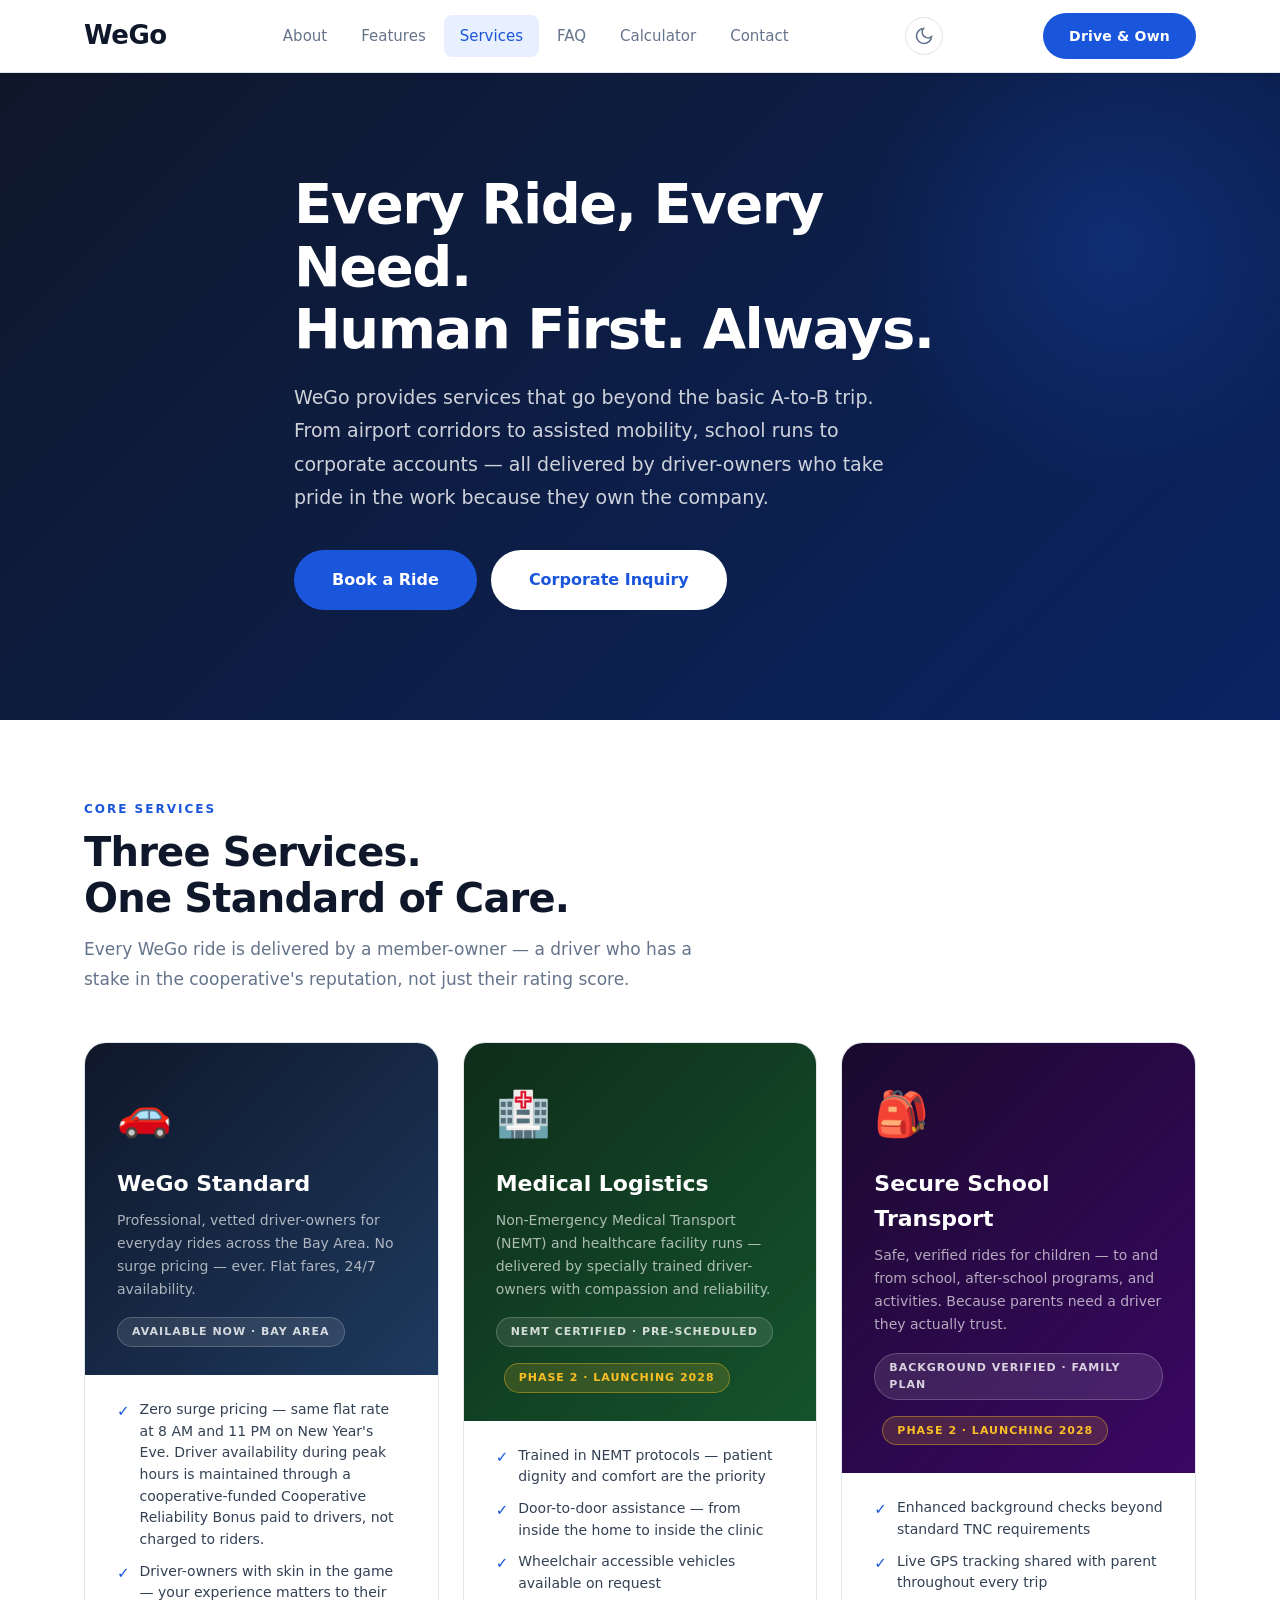
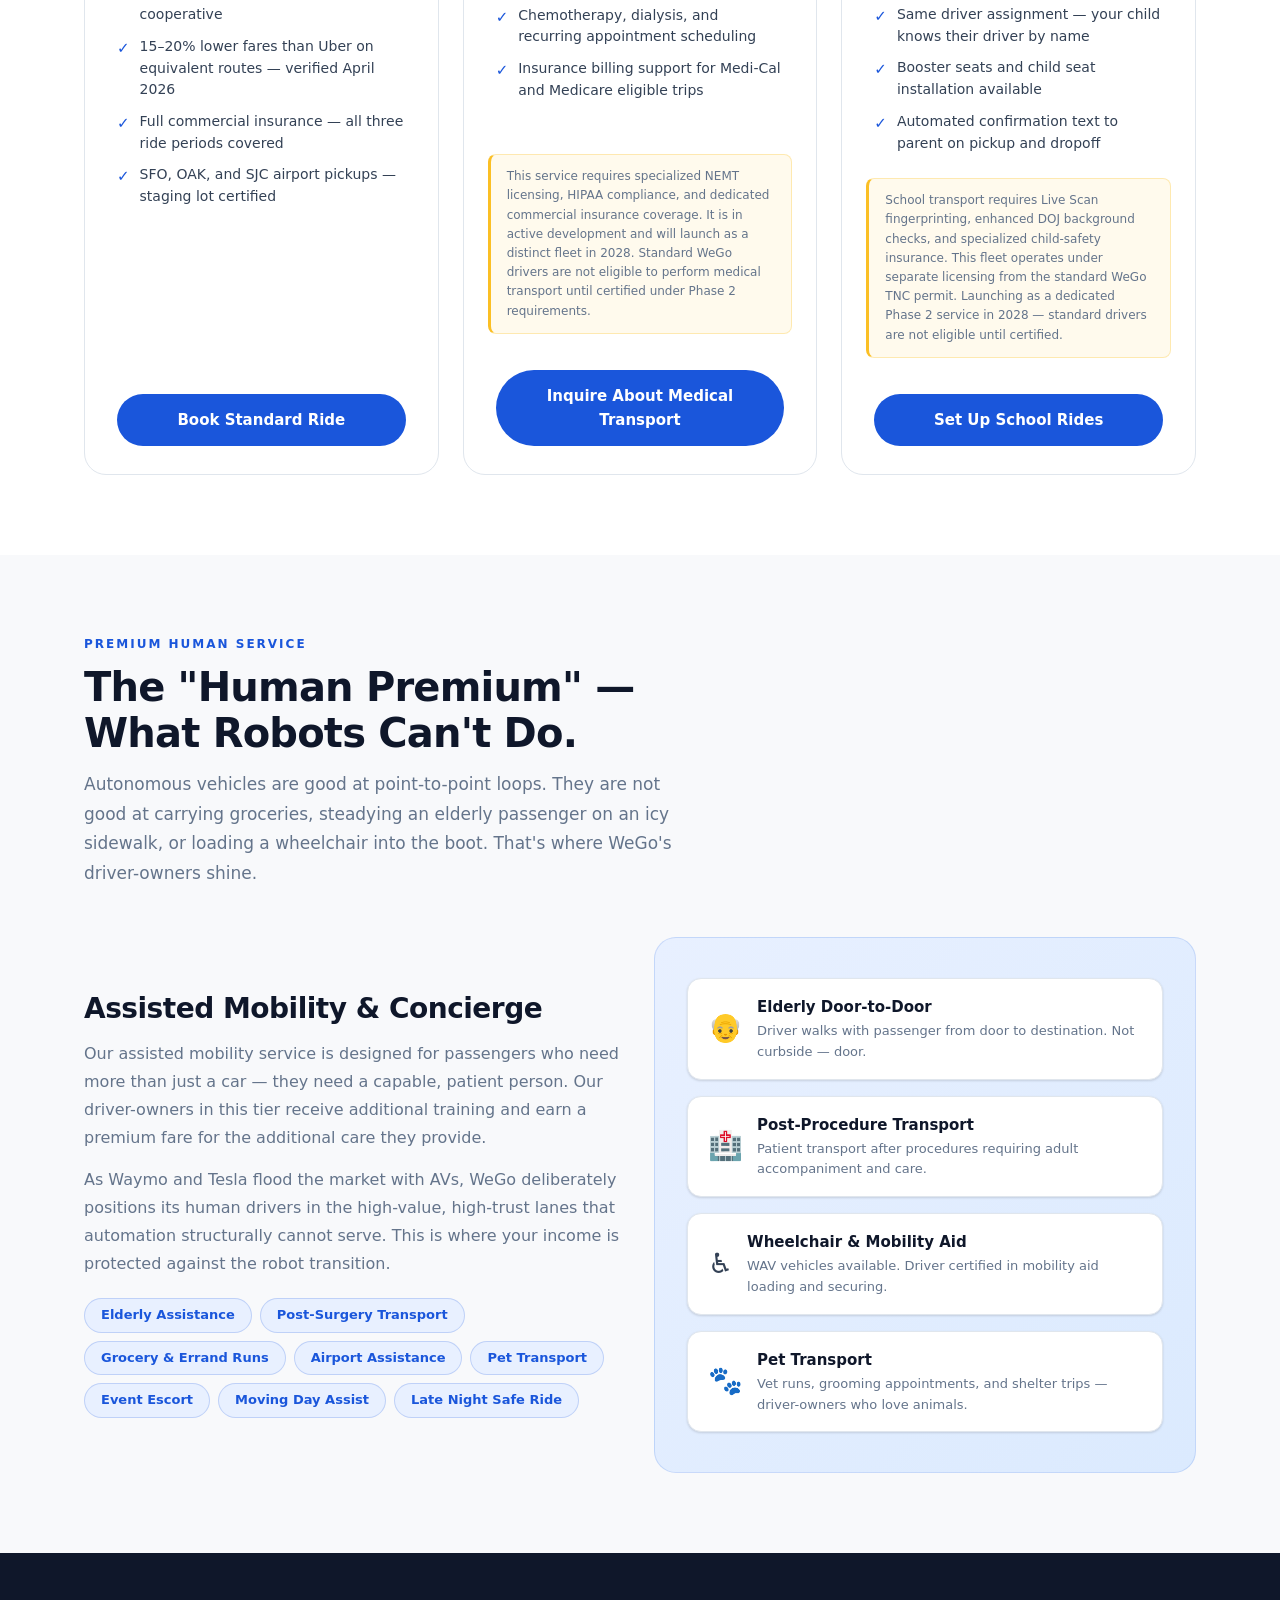
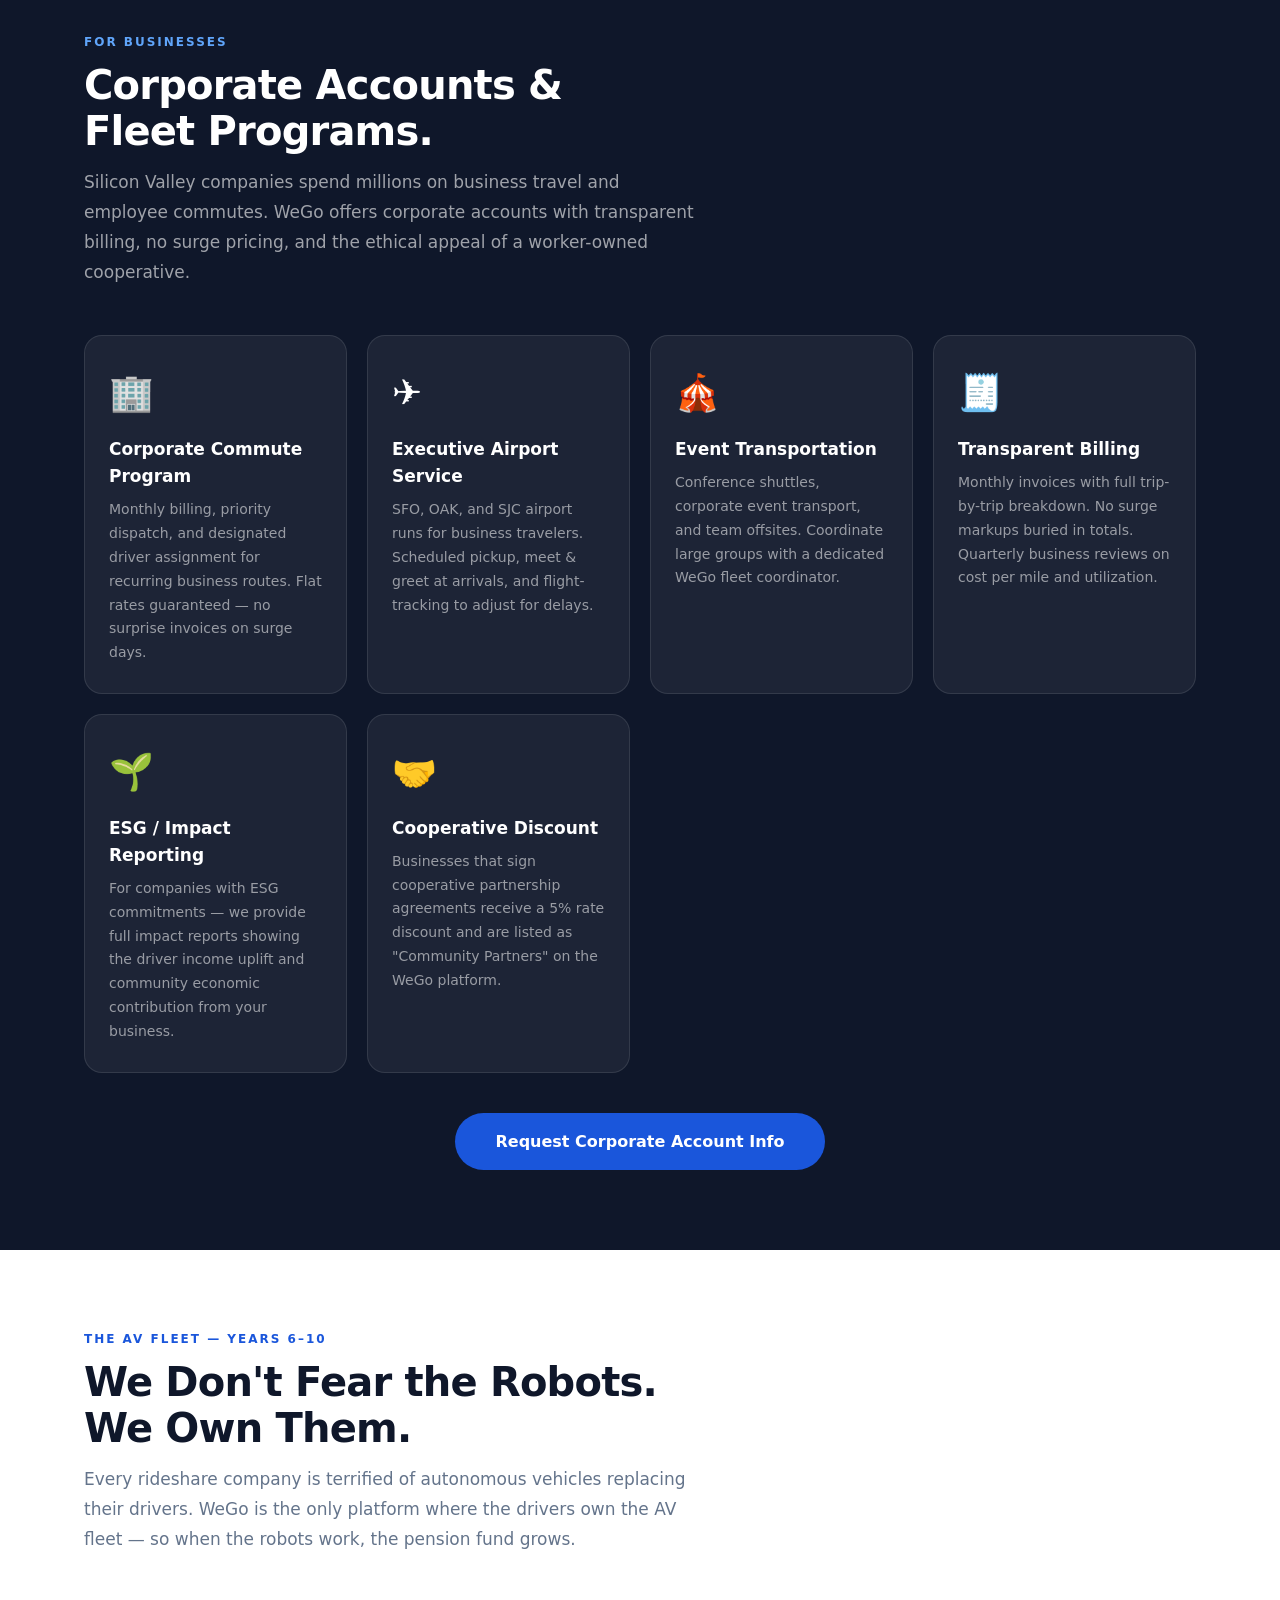
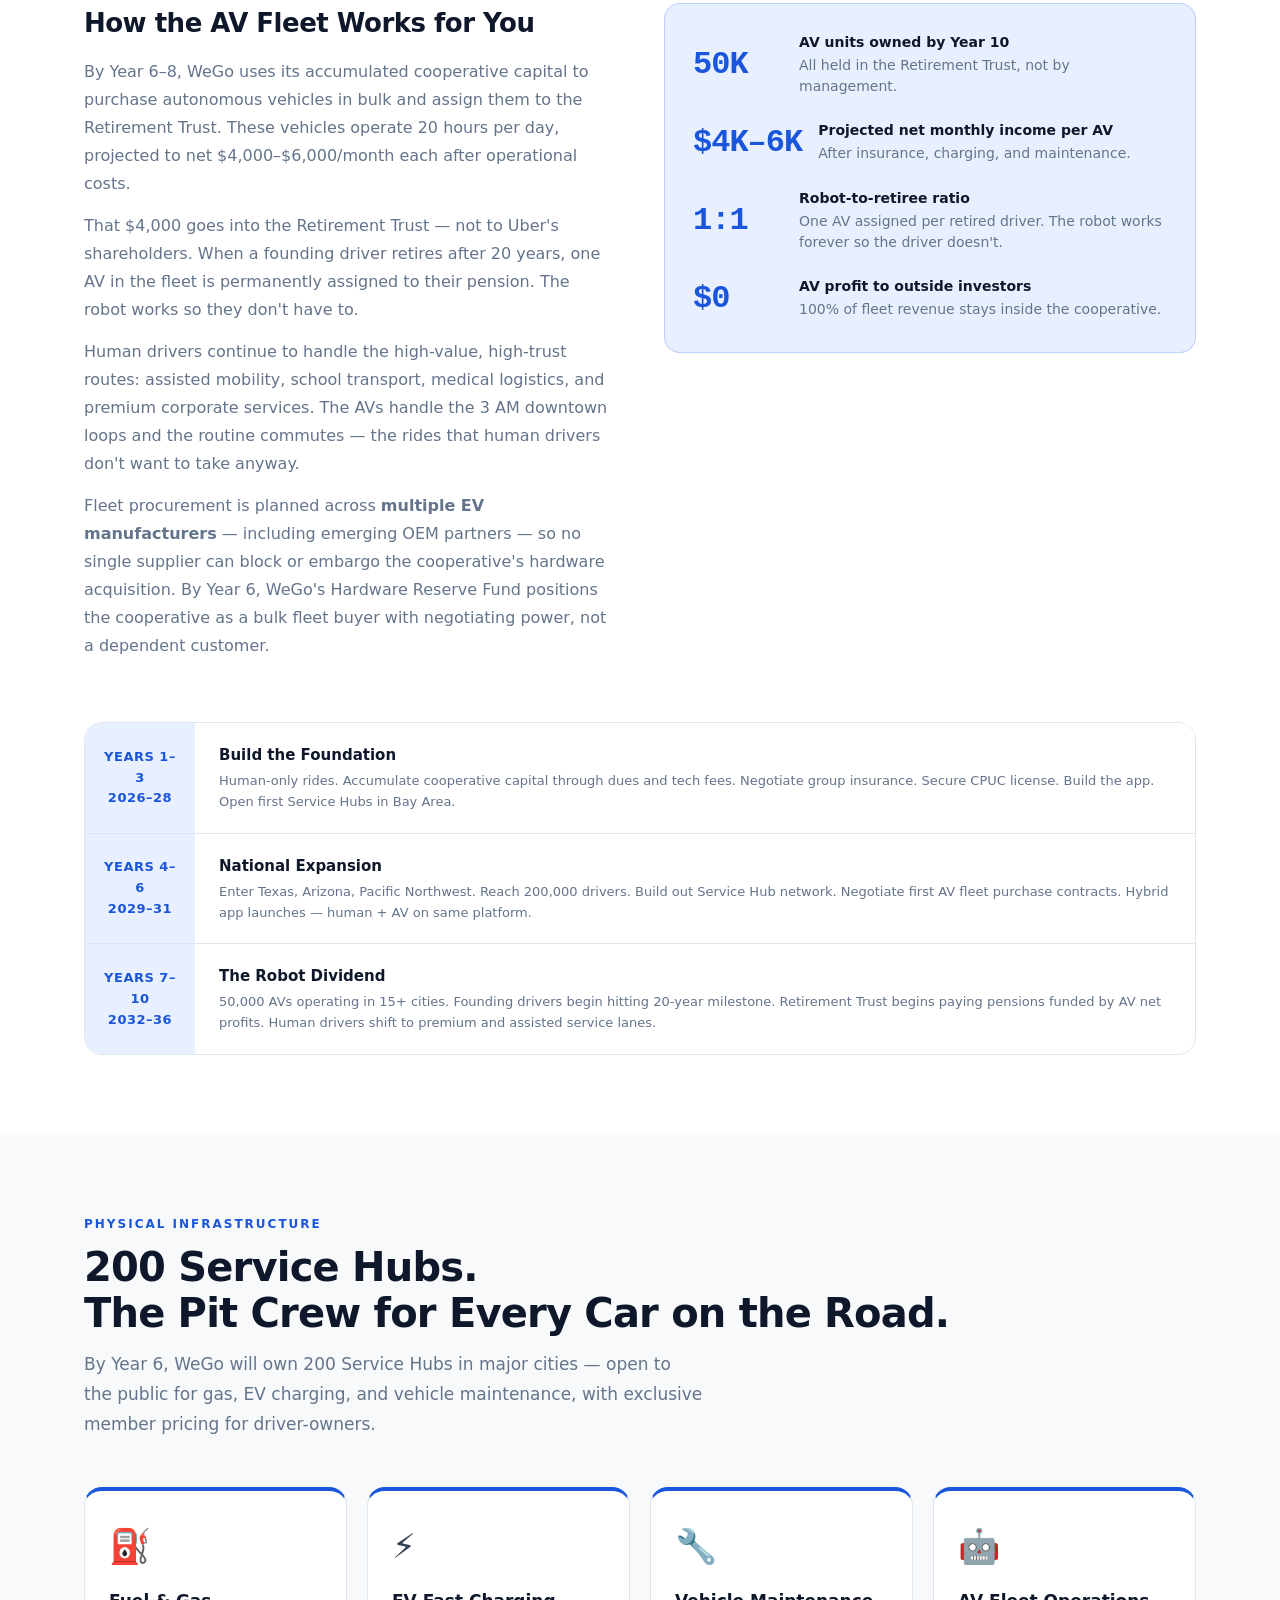
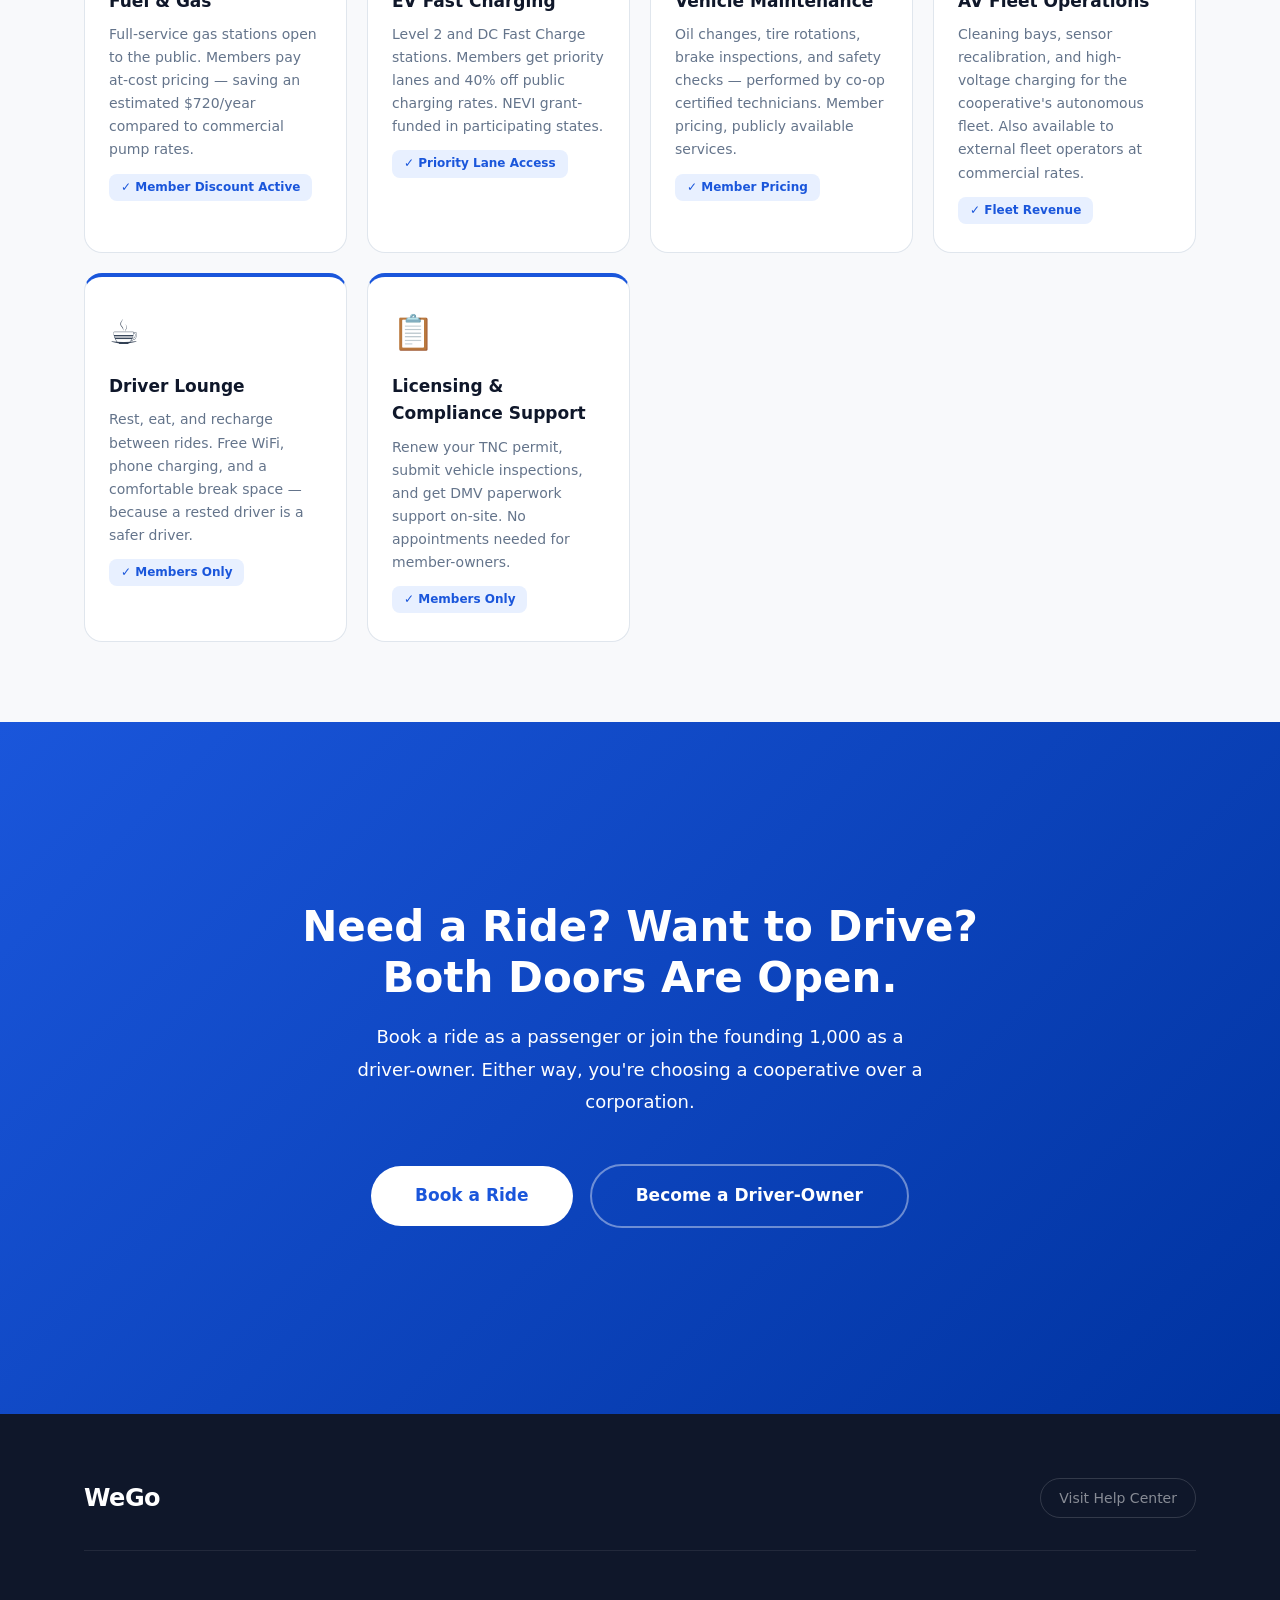
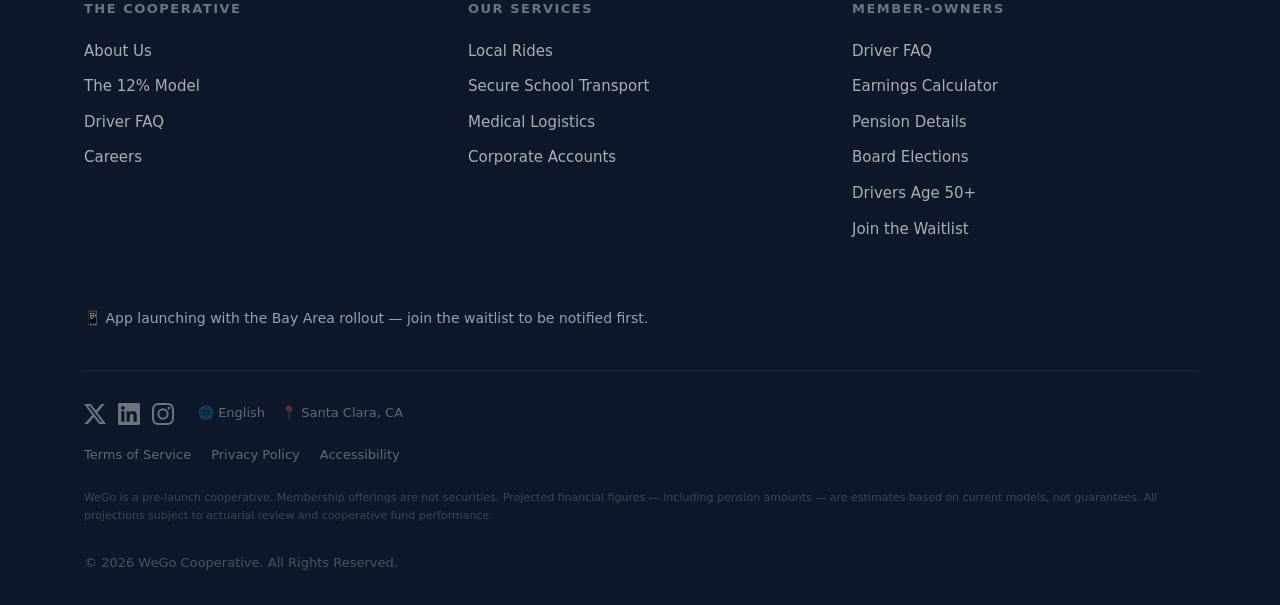
<file: services.html>
﻿<!DOCTYPE html>
<html lang="en">
<head>
    <meta charset="UTF-8">
    <meta name="viewport" content="width=device-width, initial-scale=1.0">
    <title>Services — WeGo Cooperative</title>
    <meta name="description" content="Local rides, medical logistics, secure school transport, and corporate accounts — all with no surge pricing and full insurance coverage across all three ride periods.">
    <link rel="dns-prefetch" href="//x.com">
    <link rel="dns-prefetch" href="//www.linkedin.com">
    <link rel="dns-prefetch" href="//www.instagram.com">
    <link rel="preload" href="styles.css" as="style">
    <link rel="stylesheet" href="styles.css">
    <script>(function(){var t=localStorage.getItem("wego-theme");if(t)document.documentElement.setAttribute("data-theme",t);}());</script>
</head>
<body>

<header>
    <div class="container">
        <h1 class="logo"><a href="index.html">WeGo</a></h1>
        <button class="nav-toggle" aria-label="Toggle navigation" onclick="document.querySelector('header').classList.toggle('nav-open'); this.classList.toggle('open')">
            <span></span><span></span><span></span>
        </button>
        <nav>
            <ul>
                <li><a href="about.html">About</a></li>
                <li><a href="features.html">Features</a></li>
                <li><a href="services.html" class="active">Services</a></li>
                <li><a href="faq.html">FAQ</a></li>
                <li><a href="calculator.html">Calculator</a></li>
                <li><a href="contact.html">Contact</a></li>
            </ul>
        </nav>
        <button class="theme-toggle" id="theme-toggle" aria-label="Toggle dark mode">
            <svg class="icon-sun" viewBox="0 0 24 24" width="20" height="20" fill="none" stroke="currentColor" stroke-width="2" stroke-linecap="round"><circle cx="12" cy="12" r="5"/><line x1="12" y1="1" x2="12" y2="3"/><line x1="12" y1="21" x2="12" y2="23"/><line x1="4.22" y1="4.22" x2="5.64" y2="5.64"/><line x1="18.36" y1="18.36" x2="19.78" y2="19.78"/><line x1="1" y1="12" x2="3" y2="12"/><line x1="21" y1="12" x2="23" y2="12"/><line x1="4.22" y1="19.78" x2="5.64" y2="18.36"/><line x1="18.36" y1="5.64" x2="19.78" y2="4.22"/></svg>
            <svg class="icon-moon" viewBox="0 0 24 24" width="20" height="20" fill="none" stroke="currentColor" stroke-width="2" stroke-linecap="round"><path d="M21 12.79A9 9 0 1 1 11.21 3 7 7 0 0 0 21 12.79z"/></svg>
        </button>
        <a href="contact.html" class="cta">Drive &amp; Own</a>
    </div>
</header>

<main>

    <!-- ── HERO ── -->
    <section class="hero">
        <div class="container hero-content">
            <h2>Every Ride, Every Need.<br>Human First. Always.</h2>
            <p>WeGo provides services that go beyond the basic A-to-B trip. From airport corridors to assisted mobility, school runs to corporate accounts — all delivered by driver-owners who take pride in the work because they own the company.</p>
            <div class="hero-ctas">
                <a href="contact.html">Book a Ride</a>
                <a href="contact.html" style="background:var(--white); color:var(--primary);">Corporate Inquiry</a>
            </div>
        </div>
    </section>

    <!-- ── SECTION 1: PRIMARY SERVICES ── -->
    <section class="sect-white">
        <div class="container">
            <div class="section-eyebrow">Core Services</div>
            <h2 class="page-section-title">Three Services.<br>One Standard of Care.</h2>
            <p class="page-section-sub">Every WeGo ride is delivered by a member-owner — a driver who has a stake in the cooperative's reputation, not just their rating score.</p>

            <div class="service-primary-grid">

                <!-- Standard Rides -->
                <div class="service-primary-card" id="local">
                    <div class="spc-banner standard">
                        <div class="spc-icon">🚗</div>
                        <h3>WeGo Standard</h3>
                        <p>Professional, vetted driver-owners for everyday rides across the Bay Area. No surge pricing — ever. Flat fares, 24/7 availability.</p>
                        <span class="spc-tag">Available Now · Bay Area</span>
                    </div>
                    <div class="spc-details">
                        <div class="spc-detail-row"><span class="check">✓</span><span>Zero surge pricing — same flat rate at 8 AM and 11 PM on New Year's Eve. Driver availability during peak hours is maintained through a cooperative-funded Cooperative Reliability Bonus paid to drivers, not charged to riders.</span></div>
                        <div class="spc-detail-row"><span class="check">✓</span><span>Driver-owners with skin in the game — your experience matters to their cooperative</span></div>
                        <div class="spc-detail-row"><span class="check">✓</span><span>15–20% lower fares than Uber on equivalent routes — verified April 2026</span></div>
                        <div class="spc-detail-row"><span class="check">✓</span><span>Full commercial insurance — all three ride periods covered</span></div>
                        <div class="spc-detail-row"><span class="check">✓</span><span>SFO, OAK, and SJC airport pickups — staging lot certified</span></div>
                    </div>
                    <a href="contact.html" class="spc-book-btn">Book Standard Ride</a>
                </div>

                <!-- Medical Logistics -->
                <div class="service-primary-card" id="medical">
                    <div class="spc-banner medical">
                        <div class="spc-icon">🏥</div>
                        <h3>Medical Logistics</h3>
                        <p>Non-Emergency Medical Transport (NEMT) and healthcare facility runs — delivered by specially trained driver-owners with compassion and reliability.</p>
                        <span class="spc-tag">NEMT Certified · Pre-Scheduled</span>
                        <span class="spc-tag spc-tag-phase2">Phase 2 · Launching 2028</span>
                    </div>
                    <div class="spc-details">
                        <div class="spc-detail-row"><span class="check">✓</span><span>Trained in NEMT protocols — patient dignity and comfort are the priority</span></div>
                        <div class="spc-detail-row"><span class="check">✓</span><span>Door-to-door assistance — from inside the home to inside the clinic</span></div>
                        <div class="spc-detail-row"><span class="check">✓</span><span>Wheelchair accessible vehicles available on request</span></div>
                        <div class="spc-detail-row"><span class="check">✓</span><span>Chemotherapy, dialysis, and recurring appointment scheduling</span></div>
                        <div class="spc-detail-row"><span class="check">✓</span><span>Insurance billing support for Medi-Cal and Medicare eligible trips</span></div>
                    </div>
                    <div class="spc-eligibility-note">This service requires specialized NEMT licensing, HIPAA compliance, and dedicated commercial insurance coverage. It is in active development and will launch as a distinct fleet in 2028. Standard WeGo drivers are not eligible to perform medical transport until certified under Phase 2 requirements.</div>
                    <a href="contact.html" class="spc-book-btn">Inquire About Medical Transport</a>
                </div>

                <!-- School Transport -->
                <div class="service-primary-card" id="school">
                    <div class="spc-banner school">
                        <div class="spc-icon">🎒</div>
                        <h3>Secure School Transport</h3>
                        <p>Safe, verified rides for children — to and from school, after-school programs, and activities. Because parents need a driver they actually trust.</p>
                        <span class="spc-tag">Background Verified · Family Plan</span>
                        <span class="spc-tag spc-tag-phase2">Phase 2 · Launching 2028</span>
                    </div>
                    <div class="spc-details">
                        <div class="spc-detail-row"><span class="check">✓</span><span>Enhanced background checks beyond standard TNC requirements</span></div>
                        <div class="spc-detail-row"><span class="check">✓</span><span>Live GPS tracking shared with parent throughout every trip</span></div>
                        <div class="spc-detail-row"><span class="check">✓</span><span>Same driver assignment — your child knows their driver by name</span></div>
                        <div class="spc-detail-row"><span class="check">✓</span><span>Booster seats and child seat installation available</span></div>
                        <div class="spc-detail-row"><span class="check">✓</span><span>Automated confirmation text to parent on pickup and dropoff</span></div>
                    </div>
                    <div class="spc-eligibility-note">School transport requires Live Scan fingerprinting, enhanced DOJ background checks, and specialized child-safety insurance. This fleet operates under separate licensing from the standard WeGo TNC permit. Launching as a dedicated Phase 2 service in 2028 — standard drivers are not eligible until certified.</div>
                    <a href="contact.html" class="spc-book-btn">Set Up School Rides</a>
                </div>

            </div>
        </div>
    </section>

    <!-- ── SECTION 2: CONCIERGE / ASSISTED ── -->
    <section class="sect-grey">
        <div class="container">
            <div class="section-eyebrow">Premium Human Service</div>
            <h2 class="page-section-title">The "Human Premium" —<br>What Robots Can't Do.</h2>
            <p class="page-section-sub">Autonomous vehicles are good at point-to-point loops. They are not good at carrying groceries, steadying an elderly passenger on an icy sidewalk, or loading a wheelchair into the boot. That's where WeGo's driver-owners shine.</p>

            <div class="concierge-split">
                <div class="concierge-text">
                    <h3>Assisted Mobility &amp; Concierge</h3>
                    <p>Our assisted mobility service is designed for passengers who need more than just a car — they need a capable, patient person. Our driver-owners in this tier receive additional training and earn a premium fare for the additional care they provide.</p>
                    <p>As Waymo and Tesla flood the market with AVs, WeGo deliberately positions its human drivers in the high-value, high-trust lanes that automation structurally cannot serve. This is where your income is protected against the robot transition.</p>
                    <div class="concierge-chips">
                        <span class="c-chip">Elderly Assistance</span>
                        <span class="c-chip">Post-Surgery Transport</span>
                        <span class="c-chip">Grocery &amp; Errand Runs</span>
                        <span class="c-chip">Airport Assistance</span>
                        <span class="c-chip">Pet Transport</span>
                        <span class="c-chip">Event Escort</span>
                        <span class="c-chip">Moving Day Assist</span>
                        <span class="c-chip">Late Night Safe Ride</span>
                    </div>
                </div>
                <div class="concierge-visual">
                    <div class="cv-row">
                        <div class="cv-icon">👴</div>
                        <div class="cv-text">
                            <h4>Elderly Door-to-Door</h4>
                            <p>Driver walks with passenger from door to destination. Not curbside — door.</p>
                        </div>
                    </div>
                    <div class="cv-row">
                        <div class="cv-icon">🏥</div>
                        <div class="cv-text">
                            <h4>Post-Procedure Transport</h4>
                            <p>Patient transport after procedures requiring adult accompaniment and care.</p>
                        </div>
                    </div>
                    <div class="cv-row">
                        <div class="cv-icon">♿</div>
                        <div class="cv-text">
                            <h4>Wheelchair &amp; Mobility Aid</h4>
                            <p>WAV vehicles available. Driver certified in mobility aid loading and securing.</p>
                        </div>
                    </div>
                    <div class="cv-row">
                        <div class="cv-icon">🐾</div>
                        <div class="cv-text">
                            <h4>Pet Transport</h4>
                            <p>Vet runs, grooming appointments, and shelter trips — driver-owners who love animals.</p>
                        </div>
                    </div>
                </div>
            </div>
        </div>
    </section>

    <!-- ── SECTION 3: CORPORATE ── -->
    <section class="sect-dark" id="corporate">
        <div class="container">
            <div class="section-eyebrow">For Businesses</div>
            <h2 class="page-section-title">Corporate Accounts &amp;<br>Fleet Programs.</h2>
            <p class="page-section-sub">Silicon Valley companies spend millions on business travel and employee commutes. WeGo offers corporate accounts with transparent billing, no surge pricing, and the ethical appeal of a worker-owned cooperative.</p>

            <div class="corporate-grid">
                <div class="corp-card">
                    <span class="corp-icon">🏢</span>
                    <h3>Corporate Commute Program</h3>
                    <p>Monthly billing, priority dispatch, and designated driver assignment for recurring business routes. Flat rates guaranteed — no surprise invoices on surge days.</p>
                </div>
                <div class="corp-card">
                    <span class="corp-icon">✈️</span>
                    <h3>Executive Airport Service</h3>
                    <p>SFO, OAK, and SJC airport runs for business travelers. Scheduled pickup, meet &amp; greet at arrivals, and flight-tracking to adjust for delays.</p>
                </div>
                <div class="corp-card">
                    <span class="corp-icon">🎪</span>
                    <h3>Event Transportation</h3>
                    <p>Conference shuttles, corporate event transport, and team offsites. Coordinate large groups with a dedicated WeGo fleet coordinator.</p>
                </div>
                <div class="corp-card">
                    <span class="corp-icon">🧾</span>
                    <h3>Transparent Billing</h3>
                    <p>Monthly invoices with full trip-by-trip breakdown. No surge markups buried in totals. Quarterly business reviews on cost per mile and utilization.</p>
                </div>
                <div class="corp-card">
                    <span class="corp-icon">🌱</span>
                    <h3>ESG / Impact Reporting</h3>
                    <p>For companies with ESG commitments — we provide full impact reports showing the driver income uplift and community economic contribution from your business.</p>
                </div>
                <div class="corp-card">
                    <span class="corp-icon">🤝</span>
                    <h3>Cooperative Discount</h3>
                    <p>Businesses that sign cooperative partnership agreements receive a 5% rate discount and are listed as "Community Partners" on the WeGo platform.</p>
                </div>
            </div>

            <div style="text-align:center; margin-top:40px;">
                <a href="contact.html" style="display:inline-flex; align-items:center; background:var(--primary); color:var(--white); padding:16px 40px; border-radius:100px; font-size:16px; font-weight:700; text-decoration:none; transition:all 0.2s;">
                    Request Corporate Account Info
                </a>
            </div>
        </div>
    </section>

    <!-- ── SECTION 4: AV FLEET FUTURE ── -->
    <section class="sect-white">
        <div class="container">
            <div class="section-eyebrow">The AV Fleet — Years 6–10</div>
            <h2 class="page-section-title">We Don't Fear the Robots.<br>We Own Them.</h2>
            <p class="page-section-sub">Every rideshare company is terrified of autonomous vehicles replacing their drivers. WeGo is the only platform where the drivers own the AV fleet — so when the robots work, the pension fund grows.</p>

            <div class="av-intro">
                <div class="av-intro-text">
                    <h3>How the AV Fleet Works for You</h3>
                    <p>By Year 6–8, WeGo uses its accumulated cooperative capital to purchase autonomous vehicles in bulk and assign them to the Retirement Trust. These vehicles operate 20 hours per day, projected to net $4,000–$6,000/month each after operational costs.</p>
                    <p>That $4,000 goes into the Retirement Trust — not to Uber's shareholders. When a founding driver retires after 20 years, one AV in the fleet is permanently assigned to their pension. The robot works so they don't have to.</p>
                    <p>Human drivers continue to handle the high-value, high-trust routes: assisted mobility, school transport, medical logistics, and premium corporate services. The AVs handle the 3 AM downtown loops and the routine commutes — the rides that human drivers don't want to take anyway.</p>
                    <p>Fleet procurement is planned across <strong>multiple EV manufacturers</strong> — including emerging OEM partners — so no single supplier can block or embargo the cooperative's hardware acquisition. By Year 6, WeGo's Hardware Reserve Fund positions the cooperative as a bulk fleet buyer with negotiating power, not a dependent customer.</p>
                </div>
                <div class="av-stat-box">
                    <div class="av-stat">
                        <div class="av-num">50K</div>
                        <div class="av-lbl"><strong>AV units owned by Year 10</strong>All held in the Retirement Trust, not by management.</div>
                    </div>
                    <div class="av-stat">
                        <div class="av-num">$4K–6K</div>
                        <div class="av-lbl"><strong>Projected net monthly income per AV</strong>After insurance, charging, and maintenance.</div>
                    </div>
                    <div class="av-stat">
                        <div class="av-num">1:1</div>
                        <div class="av-lbl"><strong>Robot-to-retiree ratio</strong>One AV assigned per retired driver. The robot works forever so the driver doesn't.</div>
                    </div>
                    <div class="av-stat">
                        <div class="av-num">$0</div>
                        <div class="av-lbl"><strong>AV profit to outside investors</strong>100% of fleet revenue stays inside the cooperative.</div>
                    </div>
                </div>
            </div>

            <div class="av-timeline">
                <div class="av-phase">
                    <div class="av-phase-year"><div class="year-text">Years 1–3<br>2026–28</div></div>
                    <div class="av-phase-content">
                        <h4>Build the Foundation</h4>
                        <p>Human-only rides. Accumulate cooperative capital through dues and tech fees. Negotiate group insurance. Secure CPUC license. Build the app. Open first Service Hubs in Bay Area.</p>
                    </div>
                </div>
                <div class="av-phase">
                    <div class="av-phase-year"><div class="year-text">Years 4–6<br>2029–31</div></div>
                    <div class="av-phase-content">
                        <h4>National Expansion</h4>
                        <p>Enter Texas, Arizona, Pacific Northwest. Reach 200,000 drivers. Build out Service Hub network. Negotiate first AV fleet purchase contracts. Hybrid app launches — human + AV on same platform.</p>
                    </div>
                </div>
                <div class="av-phase">
                    <div class="av-phase-year"><div class="year-text">Years 7–10<br>2032–36</div></div>
                    <div class="av-phase-content">
                        <h4>The Robot Dividend</h4>
                        <p>50,000 AVs operating in 15+ cities. Founding drivers begin hitting 20-year milestone. Retirement Trust begins paying pensions funded by AV net profits. Human drivers shift to premium and assisted service lanes.</p>
                    </div>
                </div>
            </div>
        </div>
    </section>

    <!-- ── SECTION 5: SERVICE HUBS ── -->
    <section class="sect-grey">
        <div class="container">
            <div class="section-eyebrow">Physical Infrastructure</div>
            <h2 class="page-section-title">200 Service Hubs.<br>The Pit Crew for Every Car on the Road.</h2>
            <p class="page-section-sub">By Year 6, WeGo will own 200 Service Hubs in major cities — open to the public for gas, EV charging, and vehicle maintenance, with exclusive member pricing for driver-owners.</p>

            <div class="hub-grid">
                <div class="hub-card">
                    <span class="hub-icon">⛽</span>
                    <h3>Fuel &amp; Gas</h3>
                    <p>Full-service gas stations open to the public. Members pay at-cost pricing — saving an estimated $720/year compared to commercial pump rates.</p>
                    <span class="hub-member-note">✓ Member Discount Active</span>
                </div>
                <div class="hub-card">
                    <span class="hub-icon">⚡</span>
                    <h3>EV Fast Charging</h3>
                    <p>Level 2 and DC Fast Charge stations. Members get priority lanes and 40% off public charging rates. NEVI grant-funded in participating states.</p>
                    <span class="hub-member-note">✓ Priority Lane Access</span>
                </div>
                <div class="hub-card">
                    <span class="hub-icon">🔧</span>
                    <h3>Vehicle Maintenance</h3>
                    <p>Oil changes, tire rotations, brake inspections, and safety checks — performed by co-op certified technicians. Member pricing, publicly available services.</p>
                    <span class="hub-member-note">✓ Member Pricing</span>
                </div>
                <div class="hub-card">
                    <span class="hub-icon">🤖</span>
                    <h3>AV Fleet Operations</h3>
                    <p>Cleaning bays, sensor recalibration, and high-voltage charging for the cooperative's autonomous fleet. Also available to external fleet operators at commercial rates.</p>
                    <span class="hub-member-note">✓ Fleet Revenue</span>
                </div>
                <div class="hub-card">
                    <span class="hub-icon">☕</span>
                    <h3>Driver Lounge</h3>
                    <p>Rest, eat, and recharge between rides. Free WiFi, phone charging, and a comfortable break space — because a rested driver is a safer driver.</p>
                    <span class="hub-member-note">✓ Members Only</span>
                </div>
                <div class="hub-card">
                    <span class="hub-icon">📋</span>
                    <h3>Licensing &amp; Compliance Support</h3>
                    <p>Renew your TNC permit, submit vehicle inspections, and get DMV paperwork support on-site. No appointments needed for member-owners.</p>
                    <span class="hub-member-note">✓ Members Only</span>
                </div>
            </div>
        </div>
    </section>

    <!-- ── FINAL CTA ── -->
    <section class="sect-blue">
        <div class="container final-cta">
            <h2>Need a Ride? Want to Drive?<br>Both Doors Are Open.</h2>
            <p>Book a ride as a passenger or join the founding 1,000 as a driver-owner. Either way, you're choosing a cooperative over a corporation.</p>
            <div>
                <a href="contact.html" class="btn-wego-primary">Book a Ride</a>
                <a href="contact.html" class="btn-wego-ghost">Become a Driver-Owner</a>
            </div>
        </div>
    </section>

</main>

<!-- SHARED FOOTER -->
<footer class="mega-footer">
    <div class="container">
        <div class="footer-brand">
            <h2>WeGo</h2>
            <a href="contact.html" class="help-link">Visit Help Center</a>
        </div>
        <div class="footer-grid">
            <div class="footer-col">
                <h4>The Cooperative</h4>
                <ul>
                    <li><a href="about.html">About Us</a></li>
                    <li><a href="features.html">The 12% Model</a></li>
                    <li><a href="faq.html">Driver FAQ</a></li>
                    <li><a href="contact.html">Careers</a></li>
                </ul>
            </div>
            <div class="footer-col">
                <h4>Our Services</h4>
                <ul>
                    <li><a href="services.html#local">Local Rides</a></li>
                    <li><a href="services.html#school">Secure School Transport</a></li>
                    <li><a href="services.html#medical">Medical Logistics</a></li>
                    <li><a href="services.html#corporate">Corporate Accounts</a></li>
                </ul>
            </div>
            <div class="footer-col">
                <h4>Member-Owners</h4>
                <ul>
                    <li><a href="faq.html">Driver FAQ</a></li>
                    <li><a href="calculator.html">Earnings Calculator</a></li>
                    <li><a href="faq.html#pension">Pension Details</a></li>
                    <li><a href="faq.html#governance">Board Elections</a></li>
                    <li><a href="features.html#senior-drivers">Drivers Age 50+</a></li>
                    <li><a href="contact.html">Join the Waitlist</a></li>
                </ul>
            </div>
        </div>
        <div class="footer-apps">
            <span class="footer-app-note">📱 App launching with the Bay Area rollout — join the waitlist to be notified first.</span>
        </div>
        <div class="footer-meta">
            <div class="meta-left">
                <div class="social-icons">
                    <a href="https://x.com/" target="_blank" rel="noopener noreferrer" aria-label="X"><svg viewBox="0 0 24 24" width="22" height="22" fill="currentColor"><path d="M18.901 1.153h3.68l-8.04 9.19L24 22.846h-7.406l-5.8-7.584-6.638 7.584H.474l8.6-9.83L0 1.154h7.594l5.243 6.932ZM17.61 20.644h2.039L6.486 3.24H4.298Z"/></svg></a>
                    <a href="https://www.linkedin.com/" target="_blank" rel="noopener noreferrer" aria-label="LinkedIn"><svg viewBox="0 0 24 24" width="22" height="22" fill="currentColor"><path d="M20.447 20.452h-3.554v-5.569c0-1.328-.027-3.037-1.852-3.037-1.853 0-2.136 1.445-2.136 2.939v5.667H9.351V9h3.414v1.561h.046c.477-.9 1.637-1.85 3.37-1.85 3.601 0 4.267 2.37 4.267 5.455v6.286zM5.337 7.433c-1.144 0-2.063-.926-2.063-2.065 0-1.138.92-2.063 2.063-2.063 1.14 0 2.064.925 2.064 2.063 0 1.139-.925 2.065-2.064 2.065zm1.782 13.019H3.555V9h3.564v11.452zM22.225 0H1.771C.792 0 0 .774 0 1.729v20.542C0 23.227.792 24 1.771 24h20.451C23.2 24 24 23.227 24 22.271V1.729C24 .774 23.2 0 22.222 0h.003z"/></svg></a>
                    <a href="https://www.instagram.com/" target="_blank" rel="noopener noreferrer" aria-label="Instagram"><svg viewBox="0 0 24 24" width="22" height="22" fill="currentColor"><path d="M12 2.163c3.204 0 3.584.012 4.85.07 3.252.148 4.771 1.691 4.919 4.919.058 1.265.069 1.645.069 4.849 0 3.205-.012 3.584-.069 4.849-.149 3.225-1.664 4.771-4.919 4.919-1.266.058-1.644.07-4.85.07-3.204 0-3.584-.012-4.849-.07-3.26-.149-4.771-1.699-4.919-4.92-.058-1.265-.07-1.644-.07-4.849 0-3.204.013-3.583.07-4.849.149-3.227 1.664-4.771 4.919-4.919 1.266-.057 1.645-.069 4.849-.069zM12 0C8.741 0 8.333.014 7.053.072 2.695.272.273 2.69.073 7.052.014 8.333 0 8.741 0 12c0 3.259.014 3.668.072 4.948.2 4.358 2.618 6.78 6.98 6.98C8.333 23.986 8.741 24 12 24c3.259 0 3.668-.014 4.948-.072 4.354-.2 6.782-2.618 6.979-6.98.059-1.28.073-1.689.073-4.948 0-3.259-.014-3.667-.072-4.947-.196-4.354-2.617-6.78-6.979-6.98C15.668.014 15.259 0 12 0zm0 5.838a6.162 6.162 0 100 12.324 6.162 6.162 0 000-12.324zM12 16a4 4 0 110-8 4 4 0 010 8zm6.406-11.845a1.44 1.44 0 100 2.881 1.44 1.44 0 000-2.881z"/></svg></a>
                </div>
                <div class="locale-info">
                    <span>🌐 English</span>
                    <span>📍 Santa Clara, CA</span>
                </div>
            </div>
            <div class="meta-right">
                <a href="#">Terms of Service</a>
                <a href="#">Privacy Policy</a>
                <a href="#">Accessibility</a>
                <p class="legal-disclaimer">WeGo is a pre-launch cooperative. Membership offerings are not securities. Projected financial figures — including pension amounts — are estimates based on current models, not guarantees. All projections subject to actuarial review and cooperative fund performance.</p>
                <p class="copyright">&copy; 2026 WeGo Cooperative. All Rights Reserved.</p>
            </div>
        </div>
    </div>
</footer>

    <script>(function(){var btn=document.getElementById("theme-toggle");if(!btn)return;btn.addEventListener("click",function(){var h=document.documentElement;var c=h.getAttribute("data-theme")||(window.matchMedia("(prefers-color-scheme: dark)").matches?"dark":"light");var n=c==="dark"?"light":"dark";h.setAttribute("data-theme",n);localStorage.setItem("wego-theme",n);});})();</script>
</body>
</html>
</file>
<file: styles.css>
/* ============================================================
   WEGO COOPERATIVE — styles.css
   Covers: index, about, features, services, faq, contact, calculator
   ============================================================ */

/* ── TOKENS & RESET ─────────────────────────────────────────── */

/* ── LAYER 1: PRIMITIVE PALETTE (never reference directly in components) ── */
:root {
  /* Brand primitives */
  --_blue-50:   #eff6ff;
  --_blue-100:  #dbeafe;
  --_blue-200:  #e8f0ff;
  --_blue-500:  #3b82f6;
  --_blue-600:  #1a56db;
  --_blue-700:  #1d4ed8;
  --_blue-800:  #0033a0;
  --_blue-400:  #60a5fa;

  /* Neutral primitives */
  --_slate-0:   #ffffff;
  --_slate-50:  #f8f9fb;
  --_slate-100: #f1f5f9;
  --_slate-150: #e9edf3;
  --_slate-200: #e0e6ed;
  --_slate-300: #cbd5e1;
  --_slate-400: #94a3b8;
  --_slate-500: #64748b;
  --_slate-600: #475569;
  --_slate-700: #334155;
  --_slate-800: #1e293b;
  --_slate-850: #162032;
  --_slate-900: #0f172a;
  --_slate-925: #0a1120;
  --_slate-950: #060d1a;

  /* Status primitives */
  --_green-600: #16a34a;
  --_green-700: #15803d;
  --_green-50:  #f0fdf4;
  --_green-100: #dcfce7;
  --_green-200: #bbf7d0;
  --_green-800: #166534;
  --_green-900: #14532d;

  --_red-600:   #dc2626;
  --_red-700:   #b91c1c;
  --_red-50:    #fef2f2;
  --_red-100:   #fee2e2;
  --_red-800:   #991b1b;
  --_red-900:   #7f1d1d;

  --_amber-700: #b45309;
  --_amber-800: #92400e;
  --_amber-50:  #fffbeb;
  --_amber-100: #fef3c7;
  --_amber-900: #78350f;

  /* Static tokens (same in every theme) */
  --shadow-sm:    0 1px 3px rgba(0,0,0,0.08), 0 1px 2px rgba(0,0,0,0.06);
  --shadow-md:    0 4px 16px rgba(0,0,0,0.08), 0 2px 6px rgba(0,0,0,0.05);
  --shadow-lg:    0 10px 40px rgba(0,0,0,0.10), 0 4px 12px rgba(0,0,0,0.06);
  --radius-sm:    8px;
  --radius-md:    14px;
  --radius-lg:    20px;
  --radius-xl:    28px;
  --font-sans:    'Inter', 'Segoe UI', system-ui, -apple-system, sans-serif;
  --transition:   0.2s ease;
}

/* ── LAYER 2: SEMANTIC TOKENS — LIGHT MODE (default) ─────────── */
:root,
[data-theme="light"] {
  color-scheme: light;

  /* Surface */
  --surface-page:       var(--_slate-0);
  --surface-raised:     var(--_slate-0);
  --surface-sunken:     var(--_slate-50);
  --surface-overlay:    var(--_slate-50);
  --surface-muted:      var(--_slate-100);
  --surface-brand:      var(--_blue-600);
  --surface-brand-end:  var(--_blue-800);
  --surface-brand-tint: var(--_blue-200);
  --surface-dark:       var(--_slate-900);
  --surface-dark-mid:   var(--_slate-800);

  /* Foreground */
  --fg-default:     var(--_slate-700);
  --fg-soft:        var(--_slate-500);
  --fg-subtle:      var(--_slate-400);
  --fg-heading:     var(--_slate-900);
  --fg-inverse:     var(--_slate-0);
  --fg-inverse-soft:var(--_slate-300);
  --fg-brand:       var(--_blue-600);
  --fg-on-brand:    var(--_slate-0);

  /* Brand */
  --brand:       var(--_blue-600);
  --brand-hover: var(--_blue-700);
  --brand-dark:  var(--_blue-800);
  --brand-tint:  var(--_blue-200);

  /* Borders */
  --border-ui:      var(--_slate-200);
  --border-strong:  var(--_slate-300);
  --border-brand:   var(--_blue-600);
  --border-inverse: rgba(255,255,255,0.15);

  /* Status — OK */
  --status-ok-fg:     var(--_green-600);
  --status-ok-bg:     var(--_green-50);
  --status-ok-border: var(--_green-200);

  /* Status — Error */
  --status-err-fg:     var(--_red-600);
  --status-err-bg:     var(--_red-50);
  --status-err-border: var(--_red-100);

  /* Status — Warning (uses #b45309 → 5.05:1 on white, passes WCAG AA) */
  --status-warn-fg:     var(--_amber-700);
  --status-warn-bg:     var(--_amber-50);
  --status-warn-border: var(--_amber-100);
}

/* ── LAYER 2: SEMANTIC TOKENS — DARK MODE (OS preference, no JS) ─ */
@media (prefers-color-scheme: dark) {
  :root:not([data-theme="light"]) {
    color-scheme: dark;

    --surface-page:       var(--_slate-900);
    --surface-raised:     var(--_slate-800);
    --surface-sunken:     var(--_slate-925);
    --surface-overlay:    var(--_slate-850);
    --surface-muted:      var(--_slate-800);
    --surface-brand:      var(--_blue-600);
    --surface-brand-end:  var(--_blue-800);
    --surface-brand-tint: rgba(26,86,219,0.15);
    --surface-dark:       var(--_slate-950);
    --surface-dark-mid:   var(--_slate-925);

    --fg-default:     #e2e8f0;
    --fg-soft:        var(--_slate-400);
    --fg-subtle:      var(--_slate-500);
    --fg-heading:     #f1f5f9;
    --fg-inverse:     var(--_slate-900);
    --fg-inverse-soft:var(--_slate-700);
    --fg-brand:       var(--_blue-400);
    --fg-on-brand:    var(--_slate-0);

    --brand:       var(--_blue-600);
    --brand-hover: var(--_blue-500);
    --brand-dark:  var(--_blue-700);
    --brand-tint:  rgba(26,86,219,0.20);

    --border-ui:      var(--_slate-700);
    --border-strong:  var(--_slate-600);
    --border-brand:   var(--_blue-400);
    --border-inverse: rgba(255,255,255,0.10);

    --status-ok-fg:     #4ade80;
    --status-ok-bg:     var(--_green-900);
    --status-ok-border: var(--_green-800);

    --status-err-fg:     #f87171;
    --status-err-bg:     var(--_red-900);
    --status-err-border: var(--_red-800);

    --status-warn-fg:     #fbbf24;
    --status-warn-bg:     var(--_amber-900);
    --status-warn-border: var(--_amber-800);
  }
}

/* ── LAYER 2: SEMANTIC TOKENS — DARK MODE (JS data-theme toggle) ─ */
[data-theme="dark"] {
  color-scheme: dark;

  --surface-page:       var(--_slate-900);
  --surface-raised:     var(--_slate-800);
  --surface-sunken:     var(--_slate-925);
  --surface-overlay:    var(--_slate-850);
  --surface-muted:      var(--_slate-800);
  --surface-brand:      var(--_blue-600);
  --surface-brand-end:  var(--_blue-800);
  --surface-brand-tint: rgba(26,86,219,0.15);
  --surface-dark:       var(--_slate-950);
  --surface-dark-mid:   var(--_slate-925);

  --fg-default:     #e2e8f0;
  --fg-soft:        var(--_slate-400);
  --fg-subtle:      var(--_slate-500);
  --fg-heading:     #f1f5f9;
  --fg-inverse:     var(--_slate-900);
  --fg-inverse-soft:var(--_slate-700);
  --fg-brand:       var(--_blue-400);
  --fg-on-brand:    var(--_slate-0);

  --brand:       var(--_blue-600);
  --brand-hover: var(--_blue-500);
  --brand-dark:  var(--_blue-700);
  --brand-tint:  rgba(26,86,219,0.20);

  --border-ui:      var(--_slate-700);
  --border-strong:  var(--_slate-600);
  --border-brand:   var(--_blue-400);
  --border-inverse: rgba(255,255,255,0.10);

  --status-ok-fg:     #4ade80;
  --status-ok-bg:     var(--_green-900);
  --status-ok-border: var(--_green-800);

  --status-err-fg:     #f87171;
  --status-err-bg:     var(--_red-900);
  --status-err-border: var(--_red-800);

  --status-warn-fg:     #fbbf24;
  --status-warn-bg:     var(--_amber-900);
  --status-warn-border: var(--_amber-800);
}

/* ── LAYER 3: LEGACY ALIASES (backward-compat — do not add new usages) ── */
:root {
  --primary:       var(--brand);
  --primary-dark:  var(--brand-dark);
  --primary-muted: var(--brand-tint);
  --dark:          var(--surface-dark);
  --dark-mid:      var(--surface-dark-mid);
  --white:         var(--surface-raised);
  --off-white:     var(--surface-sunken);
  --border:        var(--border-ui);
  --text:          var(--fg-default);
  --text-soft:     var(--fg-soft);
  --text-dim:      var(--fg-subtle);
  --green:         var(--status-ok-fg);
  --green-bg:      var(--status-ok-bg);
  --red:           var(--status-err-fg);
  --red-bg:        var(--status-err-bg);
  --amber:         var(--status-warn-fg);
  --amber-bg:      var(--status-warn-bg);
}

*, *::before, *::after { box-sizing: border-box; margin: 0; padding: 0; }

html { scroll-behavior: smooth; -webkit-text-size-adjust: 100%; text-size-adjust: 100%; }

body {
  font-family: var(--font-sans);
  color: var(--text);
  background: var(--surface-page);
  line-height: 1.6;
  -webkit-font-smoothing: antialiased;
  -moz-osx-font-smoothing: grayscale;
}

img { max-width: 100%; height: auto; display: block; }
a { color: inherit; text-decoration: none; }
ul { list-style: none; }
button { font-family: inherit; }

/* ── CONTAINER ───────────────────────────────────────────────── */
.container { max-width: 1160px; margin: 0 auto; padding: 0 24px; }

/* ── HEADER ──────────────────────────────────────────────────── */
header {
  position: sticky;
  top: 0;
  z-index: 100;
  background: var(--white);
  border-bottom: 1px solid var(--border);
  box-shadow: var(--shadow-sm);
}

header .container {
  display: flex;
  align-items: center;
  justify-content: space-between;
  height: 72px;
  gap: 32px;
}

.logo { font-size: 26px; font-weight: 800; color: var(--dark); letter-spacing: -0.5px; flex-shrink: 0; }
.logo a { color: var(--dark); transition: color var(--transition); }
.logo a:hover { color: var(--primary); }

/* ── NAV ─────────────────────────────────────────────────────── */
nav ul { display: flex; align-items: center; gap: 2px; }

nav ul li a {
  display: block;
  padding: 9px 16px;
  font-size: 15px;
  font-weight: 500;
  color: var(--text-soft);
  border-radius: var(--radius-sm);
  transition: color var(--transition), background var(--transition);
}

nav ul li a:hover,
nav ul li a.active { color: var(--primary); background: var(--primary-muted); }

/* Hidden on desktop — revealed inside mobile nav */
.mobile-nav-cta { display: none; }

/* ── HEADER CTA BUTTON ───────────────────────────────────────── */
header .cta {
  display: inline-flex;
  align-items: center;
  background: var(--primary);
  color: var(--white);
  padding: 12px 26px;
  border-radius: 100px;
  font-size: 14px;
  font-weight: 700;
  letter-spacing: 0.2px;
  white-space: nowrap;
  flex-shrink: 0;
  transition: background var(--transition), transform var(--transition), box-shadow var(--transition);
}

header .cta:hover {
  background: var(--primary-dark);
  transform: translateY(-1px);
  box-shadow: 0 4px 16px rgba(26,86,219,0.3);
}

/* ── HAMBURGER MENU ──────────────────────────────────────────── */
.nav-toggle {
  display: none;
  flex-direction: column;
  gap: 5px;
  background: none;
  border: none;
  cursor: pointer;
  padding: 6px;
  flex-shrink: 0;
  z-index: 200;
}

.nav-toggle span {
  display: block;
  width: 24px;
  height: 2px;
  background: var(--dark);
  border-radius: 2px;
  transition: all 0.3s;
}

.nav-toggle.open span:nth-child(1) { transform: translateY(7px) rotate(45deg); }
.nav-toggle.open span:nth-child(2) { opacity: 0; }
.nav-toggle.open span:nth-child(3) { transform: translateY(-7px) rotate(-45deg); }

/* ── THEME TOGGLE ────────────────────────────────────────────── */
.theme-toggle {
  display: flex;
  align-items: center;
  justify-content: center;
  width: 38px;
  height: 38px;
  border-radius: 50%;
  border: 1.5px solid var(--border-ui);
  background: transparent;
  color: var(--fg-soft);
  cursor: pointer;
  flex-shrink: 0;
  transition: background var(--transition), color var(--transition), border-color var(--transition);
}
.theme-toggle:hover {
  background: var(--surface-muted);
  color: var(--fg-default);
  border-color: var(--border-strong);
}
/* Light mode: moon visible (click → go dark) */
.theme-toggle .icon-sun  { display: none; }
.theme-toggle .icon-moon { display: block; }
/* Dark mode JS toggle: sun visible (click → go light) */
[data-theme="dark"] .theme-toggle .icon-sun  { display: block; }
[data-theme="dark"] .theme-toggle .icon-moon { display: none; }
/* Dark mode OS preference: sun visible */
@media (prefers-color-scheme: dark) {
  :root:not([data-theme="light"]) .theme-toggle .icon-sun  { display: block; }
  :root:not([data-theme="light"]) .theme-toggle .icon-moon { display: none; }
}

/* ── HERO ────────────────────────────────────────────────────── */
.hero {
  background: linear-gradient(135deg, var(--dark) 0%, #0a2463 100%);
  color: var(--white);
  padding: 100px 0 110px;
  position: relative;
  overflow: hidden;
}

.hero::before {
  content: '';
  position: absolute;
  top: -80px; right: -80px;
  width: 500px; height: 500px;
  background: radial-gradient(circle, rgba(26,86,219,0.25) 0%, transparent 70%);
  pointer-events: none;
}

.hero-content { max-width: 740px; position: relative; z-index: 1; }

.hero-content h2 {
  font-size: clamp(34px, 5vw, 56px);
  font-weight: 900;
  line-height: 1.12;
  letter-spacing: -1.5px;
  margin-bottom: 20px;
  color: var(--white);
}

.hero-content p {
  font-size: 19px;
  line-height: 1.75;
  color: rgba(255,255,255,0.8);
  margin-bottom: 36px;
  max-width: 600px;
}

.hero-ctas { display: flex; gap: 14px; flex-wrap: wrap; }

.hero-ctas a {
  display: inline-flex;
  align-items: center;
  padding: 15px 36px;
  border-radius: 100px;
  font-size: 16px;
  font-weight: 700;
  background: var(--primary);
  color: var(--white);
  transition: all var(--transition);
  border: 2px solid transparent;
}

.hero-ctas a:hover {
  background: #1d4ed8;
  transform: translateY(-2px);
  box-shadow: 0 8px 24px rgba(26,86,219,0.35);
}

.hero-ctas a:last-child { background: var(--white); color: var(--primary); border-color: var(--white); }
.hero-ctas a:last-child:hover { background: transparent; color: var(--white); }

/* ── SHARED SECTION STYLES ───────────────────────────────────── */
section { padding: 80px 0; }

/* Alternating backgrounds — used across features, services, contact */
.sect-white { padding: 80px 0; background: var(--white); }
.sect-grey  { padding: 80px 0; background: var(--off-white); }
.sect-dark  { padding: 80px 0; background: var(--dark); color: var(--white); }
.sect-blue  { padding: 80px 0; background: linear-gradient(135deg, var(--primary) 0%, #0033a0 100%); color: var(--white); }

/* Eyebrow label above headings */
.section-eyebrow {
  font-size: 12px;
  font-weight: 700;
  text-transform: uppercase;
  letter-spacing: 2px;
  color: var(--primary);
  margin-bottom: 10px;
}
.sect-dark .section-eyebrow  { color: #60a5fa; }
.sect-blue .section-eyebrow  { color: rgba(255,255,255,0.65); }

/* Legacy eyebrow variant (index page) */
.section-label {
  font-size: 13px;
  font-weight: 700;
  text-transform: uppercase;
  letter-spacing: 2px;
  color: var(--primary);
  margin-bottom: 12px;
}

/* Primary heading — used on about, contact, index */
.section-title {
  font-size: clamp(26px, 3.5vw, 38px);
  font-weight: 900;
  color: var(--dark);
  line-height: 1.2;
  letter-spacing: -0.5px;
  margin-bottom: 14px;
}
.sect-dark .section-title { color: var(--white); }
.sect-blue .section-title { color: var(--white); }

/* Primary heading — used on features, services */
.page-section-title {
  font-size: clamp(26px, 3.5vw, 40px);
  font-weight: 900;
  letter-spacing: -0.8px;
  line-height: 1.15;
  margin-bottom: 14px;
  color: var(--dark);
}
.sect-dark .page-section-title { color: var(--white); }
.sect-blue .page-section-title { color: var(--white); }

/* Sub-heading paragraph */
.section-sub {
  font-size: 17px;
  color: var(--text-soft);
  max-width: 620px;
  line-height: 1.75;
  margin-bottom: 48px;
}
.section-center .section-sub { margin-left: auto; margin-right: auto; }
.sect-dark .section-sub { color: rgba(255,255,255,0.6); }
.sect-blue .section-sub { color: rgba(255,255,255,0.75); }

/* Sub-heading paragraph — features/services variant */
.page-section-sub {
  font-size: 17px;
  line-height: 1.75;
  color: var(--text-soft);
  max-width: 620px;
  margin-bottom: 48px;
}
.sect-dark .page-section-sub { color: rgba(255,255,255,0.6); }
.sect-blue .page-section-sub { color: rgba(255,255,255,0.75); }

.section-center { text-align: center; }

/* ── FEATURE GRID (4-col stats — index) ─────────────────────── */
.feature-grid { display: grid; grid-template-columns: repeat(auto-fit, minmax(220px, 1fr)); gap: 20px; }

.feature-card {
  background: var(--off-white);
  border: 1px solid var(--border);
  border-radius: var(--radius-lg);
  padding: 32px 28px;
  transition: box-shadow var(--transition), transform var(--transition);
}
.feature-card:hover { box-shadow: var(--shadow-md); transform: translateY(-3px); }
.feature-card h3 { font-size: 28px; font-weight: 900; color: var(--primary); letter-spacing: -0.5px; margin-bottom: 10px; }
.feature-card p  { font-size: 15px; color: var(--text-soft); line-height: 1.65; }

/* ── DASHBOARD GRID (12-col — about page split) ─────────────── */
.dashboard-grid { display: grid; grid-template-columns: repeat(12, 1fr); gap: 32px; align-items: center; }
.col-7 { grid-column: span 7; padding-right: 40px; }
.col-5 { grid-column: span 5; }

/* ── GENERIC CARD ────────────────────────────────────────────── */
.card {
  background: var(--white);
  border: 1px solid var(--border);
  border-radius: var(--radius-lg);
  padding: 28px;
  box-shadow: var(--shadow-sm);
}

/* ── CTA BANNER ──────────────────────────────────────────────── */
.cta-banner { background: var(--primary-muted); padding: 80px 0; text-align: center; }
.cta-banner h2 { font-size: 36px; font-weight: 800; color: var(--dark); margin-bottom: 18px; letter-spacing: -0.5px; }
.cta-banner p  { font-size: 18px; color: var(--text-soft); max-width: 700px; margin: 0 auto 32px; line-height: 1.75; }

.cta-banner a.cta {
  display: inline-flex; align-items: center;
  background: var(--primary); color: var(--white);
  padding: 16px 44px; border-radius: 100px;
  font-size: 16px; font-weight: 700; transition: all var(--transition);
}
.cta-banner a.cta:hover { background: var(--primary-dark); transform: translateY(-2px); box-shadow: 0 8px 24px rgba(26,86,219,0.3); }

/* ── SHARED BUTTONS ──────────────────────────────────────────── */
.btn-white {
  display: inline-block;
  background: var(--white); color: var(--primary);
  padding: 16px 40px; border-radius: 100px;
  font-size: 17px; font-weight: 700; text-decoration: none; margin: 8px;
  transition: transform 0.2s, box-shadow 0.2s;
}
.btn-white:hover { transform: translateY(-2px); box-shadow: 0 8px 30px rgba(0,0,0,0.2); }

.btn-ghost {
  display: inline-block;
  background: transparent; color: var(--white);
  padding: 16px 40px; border-radius: 100px;
  font-size: 17px; font-weight: 700; text-decoration: none; margin: 8px;
  border: 2px solid rgba(255,255,255,0.5);
  transition: border-color 0.2s;
}
.btn-ghost:hover { border-color: var(--white); }

/* Blue-section CTA pair — features / services final section */
.btn-wego-primary {
  display: inline-flex; align-items: center;
  background: var(--white); color: var(--primary);
  padding: 16px 44px; border-radius: 100px;
  font-size: 17px; font-weight: 700; text-decoration: none; margin: 6px;
  transition: all 0.2s;
}
.btn-wego-primary:hover { transform: translateY(-2px); box-shadow: 0 8px 30px rgba(0,0,0,0.2); }

.btn-wego-ghost {
  display: inline-flex; align-items: center;
  background: transparent; color: var(--white);
  padding: 16px 44px; border-radius: 100px;
  font-size: 17px; font-weight: 700; text-decoration: none; margin: 6px;
  border: 2px solid rgba(255,255,255,0.4);
  transition: border-color 0.2s;
}
.btn-wego-ghost:hover { border-color: var(--white); }

/* Shared final-cta block (blue sections) */
.final-cta { text-align: center; padding: 100px 0; }
.final-cta h2 { font-size: clamp(26px, 4vw, 42px); font-weight: 900; margin-bottom: 18px; line-height: 1.2; }
.final-cta p  { font-size: 18px; max-width: 580px; margin: 0 auto 40px; line-height: 1.8; }

/* ── MEGA FOOTER ─────────────────────────────────────────────── */
.mega-footer { background: var(--dark); color: rgba(255,255,255,0.7); padding: 64px 0 32px; }

.footer-brand {
  display: flex; align-items: center; justify-content: space-between;
  margin-bottom: 48px; padding-bottom: 32px; border-bottom: 1px solid rgba(255,255,255,0.08);
}
.footer-brand h2 { font-size: 24px; font-weight: 900; color: var(--white); letter-spacing: -0.5px; }

.help-link {
  font-size: 14px; color: rgba(255,255,255,0.5);
  border: 1px solid rgba(255,255,255,0.15); padding: 8px 18px;
  border-radius: 100px; transition: all var(--transition);
}
.help-link:hover { color: var(--white); border-color: rgba(255,255,255,0.4); }

.footer-grid { display: grid; grid-template-columns: repeat(auto-fit, minmax(180px, 1fr)); gap: 40px; margin-bottom: 48px; }
.footer-col h4 { font-size: 13px; font-weight: 700; text-transform: uppercase; letter-spacing: 1.5px; color: rgba(255,255,255,0.4); margin-bottom: 18px; }
.footer-col ul li { margin-bottom: 10px; }
.footer-col ul li a { font-size: 15px; color: rgba(255,255,255,0.65); transition: color var(--transition); }
.footer-col ul li a:hover { color: var(--white); }

.footer-apps {
  padding-bottom: 32px; margin-bottom: 32px;
  border-bottom: 1px solid rgba(255,255,255,0.08);
  display: flex; gap: 14px; align-items: center; flex-wrap: wrap;
}
.footer-app-note {
  font-size: 14px;
  color: var(--text-dim);
  padding: 8px 0;
  display: block;
}
.footer-meta { display: flex; align-items: center; justify-content: space-between; flex-wrap: wrap; gap: 20px; }
.meta-left { display: flex; align-items: center; gap: 24px; flex-wrap: wrap; }

.social-icons { display: flex; gap: 12px; }
.social-icons a { color: rgba(255,255,255,0.4); transition: color var(--transition); display: flex; align-items: center; }
.social-icons a:hover { color: var(--white); }

.locale-info { display: flex; gap: 16px; font-size: 13px; color: rgba(255,255,255,0.35); }

.meta-right { display: flex; align-items: center; gap: 20px; flex-wrap: wrap; }
.meta-right a { font-size: 13px; color: rgba(255,255,255,0.35); transition: color var(--transition); }
.meta-right a:hover { color: rgba(255,255,255,0.7); }
.copyright { font-size: 13px; color: rgba(255,255,255,0.25); width: 100%; margin-top: 8px; }
.legal-disclaimer { font-size: 11px; color: rgba(255,255,255,0.2); width: 100%; margin-top: 4px; line-height: 1.6; }

.form-group { margin-bottom: 20px; }
.form-group label { display: block; font-size: 14px; font-weight: 600; color: var(--dark); margin-bottom: 8px; }
.form-group input, .form-group select, .form-group textarea {
  width: 100%; padding: 13px 16px; border: 1.5px solid var(--border);
  border-radius: var(--radius-md); font-size: 15px; font-family: inherit;
  color: var(--dark); background: var(--white);
  transition: border-color var(--transition), box-shadow var(--transition); outline: none;
}
.form-group input:focus, .form-group select:focus, .form-group textarea:focus {
  border-color: var(--primary); box-shadow: 0 0 0 3px rgba(26,86,219,0.12);
}
.form-group textarea { min-height: 120px; resize: vertical; }

.form-submit {
  width: 100%; padding: 16px; background: var(--primary); color: var(--white);
  border: none; border-radius: 100px; font-size: 16px; font-weight: 700;
  cursor: pointer; transition: all var(--transition); margin-top: 8px;
}
.form-submit:hover { background: var(--primary-dark); transform: translateY(-1px); box-shadow: 0 8px 24px rgba(26,86,219,0.3); }

/* ── UTILITIES ───────────────────────────────────────────────── */
.text-primary { color: var(--primary); }
.text-green   { color: var(--green); }
.text-red     { color: var(--red); }
.text-soft    { color: var(--text-soft); }
.text-center  { text-align: center; }
.fw-bold      { font-weight: 700; }
.fw-black     { font-weight: 900; }

.badge { display: inline-flex; align-items: center; gap: 6px; padding: 5px 14px; border-radius: 100px; font-size: 13px; font-weight: 600; }
.badge-primary { background: var(--primary-muted); color: var(--primary); }
.badge-green   { background: var(--green-bg); color: var(--green); }
.badge-red     { background: var(--red-bg); color: var(--red); }
.badge-amber   { background: var(--amber-bg); color: var(--amber); }

.divider { border: none; border-top: 1px solid var(--border); margin: 32px 0; }


/* ══════════════════════════════════════════════════════════════
   ABOUT PAGE
   ══════════════════════════════════════════════════════════════ */

.mission-section { padding: 80px 0; background: var(--white); }
.mission-section h2 { font-size: 34px; color: var(--dark); margin-bottom: 16px; }
.mission-section p  { font-size: 18px; line-height: 1.85; color: var(--text); margin-bottom: 20px; }

.values-row { display: flex; gap: 12px; flex-wrap: wrap; margin-top: 20px; }
.value-chip { background: #e8f0ff; color: var(--primary); border-radius: 100px; padding: 6px 18px; font-size: 14px; font-weight: 600; }

.three-pillars { padding: 80px 0; background: var(--off-white); }
.three-pillars h2  { text-align: center; font-size: 34px; color: var(--dark); margin-bottom: 12px; }
.three-pillars .sub { text-align: center; font-size: 18px; color: var(--text-soft); margin-bottom: 50px; }

.pillars-grid { display: grid; grid-template-columns: repeat(auto-fit, minmax(260px, 1fr)); gap: 32px; }
.pillar-card { background: var(--white); border-radius: 16px; padding: 40px 32px; border: 1px solid #e0e6ed; border-top: 5px solid var(--primary); }
.pillar-icon  { font-size: 40px; margin-bottom: 20px; display: block; }
.pillar-card h3 { font-size: 22px; color: var(--dark); margin-bottom: 12px; }
.pillar-card p  { font-size: 16px; color: var(--text-soft); line-height: 1.75; }

.roadmap-section { padding: 80px 0; background: var(--white); }
.roadmap-section h2  { text-align: center; font-size: 34px; color: var(--dark); margin-bottom: 12px; }
.roadmap-section .sub { text-align: center; font-size: 18px; color: var(--text-soft); margin-bottom: 50px; }

.roadmap-grid {
  display: grid; grid-template-columns: repeat(auto-fit, minmax(200px, 1fr)); gap: 0;
  border: 1px solid #e0e6ed; border-radius: 16px; overflow: hidden;
}
.roadmap-card { padding: 36px 28px; border-right: 1px solid #e0e6ed; }
.roadmap-card:last-child { border-right: none; }
.roadmap-year { font-size: 13px; font-weight: 700; text-transform: uppercase; letter-spacing: 1.5px; color: var(--primary); margin-bottom: 8px; }
.roadmap-card h3 { font-size: 18px; color: var(--dark); margin-bottom: 10px; }
.roadmap-card p  { font-size: 14px; color: var(--text-soft); line-height: 1.65; }

.why-driver { padding: 80px 0; background: var(--dark); color: var(--white); }
.why-driver h2   { text-align: center; font-size: 34px; margin-bottom: 12px; }
.why-driver .sub { text-align: center; font-size: 18px; color: #8899bb; margin-bottom: 50px; }

.why-grid { display: grid; grid-template-columns: repeat(auto-fit, minmax(240px, 1fr)); gap: 28px; }
.why-card    { background: rgba(255,255,255,0.06); border: 1px solid rgba(255,255,255,0.1); border-radius: 14px; padding: 32px 26px; }
.why-card h3 { font-size: 18px; margin-bottom: 10px; color: var(--white); }
.why-card p  { font-size: 15px; color: #8899bb; line-height: 1.7; }

.join-cta { padding: 100px 0; background: linear-gradient(135deg, var(--primary) 0%, #0033a0 100%); text-align: center; color: var(--white); }
.join-cta h2 { font-size: 38px; margin-bottom: 20px; line-height: 1.3; }
.join-cta p  { font-size: 19px; max-width: 640px; margin: 0 auto 40px; line-height: 1.8; opacity: 0.9; }


/* ══════════════════════════════════════════════════════════════
   FEATURES PAGE
   ══════════════════════════════════════════════════════════════ */

/* ── Math comparison block ── */
.math-split { display: grid; grid-template-columns: 1fr 1fr; gap: 28px; margin-top: 8px; }

.math-card { border-radius: 20px; padding: 32px 28px; }
.math-card.uber-side { background: var(--red-bg); border: 1px solid #fecdd3; }
.math-card.wego-side { background: var(--primary-muted); border: 2px solid var(--primary); }

.math-card .platform-tag { font-size: 11px; font-weight: 700; text-transform: uppercase; letter-spacing: 1.5px; margin-bottom: 12px; display: flex; align-items: center; gap: 6px; }
.math-card.uber-side .platform-tag { color: var(--red); }
.math-card.wego-side .platform-tag { color: var(--primary); }

.math-card .big-pct { font-size: 72px; font-weight: 900; line-height: 1; letter-spacing: -3px; margin-bottom: 6px; font-family: 'Courier New', monospace; }
.math-card.uber-side .big-pct { color: var(--red); }
.math-card.wego-side .big-pct { color: var(--primary); }

.math-card .pct-label { font-size: 15px; color: var(--text-soft); margin-bottom: 20px; }

.math-card .math-row { display: flex; justify-content: space-between; font-size: 14px; padding: 9px 0; border-bottom: 1px solid rgba(0,0,0,0.06); }
.math-card .math-row:last-child { border-bottom: none; }
.math-card .math-row .ml  { color: var(--text-soft); }
.math-card .math-row .mv  { font-weight: 700; color: var(--dark); }
.math-card .math-row .mv.red { color: var(--red); }
.math-card .math-row .mv.grn { color: var(--green); }
.math-card .math-row .mv.blu { color: var(--primary); }

.sample-ride-note { text-align: center; font-size: 13px; color: var(--text-dim); margin-top: 16px; }

/* ── Loyalty Ladder ── */
.ladder-wrap { max-width: 680px; margin: 0 auto; }

.ladder-row {
  display: grid; grid-template-columns: 80px 1fr 100px 120px;
  gap: 16px; align-items: center; padding: 18px 24px;
  border-radius: 14px; margin-bottom: 8px;
  background: var(--white); border: 1px solid var(--border);
  transition: box-shadow 0.2s, transform 0.2s;
}
.ladder-row:hover { box-shadow: var(--shadow-md); transform: translateX(4px); }
.ladder-row.founder { background: var(--primary-muted); border-color: var(--primary); }
.ladder-row.forever { background: #f0fdf4; border-color: #bbf7d0; }

.ladder-year { font-size: 13px; font-weight: 700; color: var(--text-soft); text-transform: uppercase; letter-spacing: 0.5px; }
.ladder-row.founder .ladder-year { color: var(--primary); }
.ladder-row.forever .ladder-year { color: var(--green); }

.ladder-desc        { font-size: 14px; color: var(--text); }
.ladder-desc strong { color: var(--dark); }

.ladder-fee { font-size: 20px; font-weight: 900; font-family: 'Courier New', monospace; color: var(--dark); text-align: right; }
.ladder-row.founder .ladder-fee { color: var(--primary); }
.ladder-row.forever .ladder-fee { color: var(--green); }

.ladder-badge { font-size: 11px; font-weight: 700; text-align: center; padding: 4px 10px; border-radius: 100px; white-space: nowrap; }
.badge-founder { background: var(--primary-muted); color: var(--primary); border: 1px solid var(--primary); }
.badge-growth  { background: var(--off-white); color: var(--text-soft); border: 1px solid var(--border); }
.badge-forever { background: #f0fdf4; color: var(--green); border: 1px solid #bbf7d0; }

.ladder-totals { display: grid; grid-template-columns: repeat(auto-fit, minmax(180px, 1fr)); gap: 16px; max-width: 680px; margin: 24px auto 0; }
.lt-card { background: var(--off-white); border: 1px solid var(--border); border-radius: 14px; padding: 20px; text-align: center; }
.lt-card .ltv { font-size: 28px; font-weight: 900; color: var(--primary); letter-spacing: -1px; font-family: 'Courier New', monospace; }
.lt-card .ltl { font-size: 13px; color: var(--text-soft); margin-top: 4px; }

/* ── Benefits Grid ── */
.benefits-grid { display: grid; grid-template-columns: repeat(auto-fit, minmax(260px, 1fr)); gap: 20px; }
.benefit-card { background: rgba(255,255,255,0.06); border: 1px solid rgba(255,255,255,0.1); border-radius: 18px; padding: 28px 24px; transition: background 0.2s; }
.benefit-card:hover { background: rgba(255,255,255,0.10); }
.benefit-icon    { font-size: 36px; margin-bottom: 16px; display: block; }
.benefit-card h3 { font-size: 18px; font-weight: 700; color: var(--white); margin-bottom: 10px; }
.benefit-card p  { font-size: 14px; color: rgba(255,255,255,0.6); line-height: 1.7; }

/* ── Insurance Stack ── */
.insurance-stack { display: flex; flex-direction: column; gap: 12px; max-width: 720px; }
.ins-period { display: grid; grid-template-columns: 140px 1fr 120px; gap: 16px; align-items: center; border-radius: 16px; padding: 20px 24px; border: 1px solid var(--border); background: var(--white); }
.ins-period.p1 { border-left: 4px solid var(--amber); }
.ins-period.p2 { border-left: 4px solid var(--primary); }
.ins-period.p3 { border-left: 4px solid var(--green); }
.ins-period-label { font-size: 13px; font-weight: 700; text-transform: uppercase; letter-spacing: 0.5px; }
.ins-period.p1 .ins-period-label { color: var(--amber); }
.ins-period.p2 .ins-period-label { color: var(--primary); }
.ins-period.p3 .ins-period-label { color: var(--green); }
.ins-period-desc { font-size: 14px; color: var(--text); }
.ins-period-desc span { display: block; font-size: 12px; color: var(--text-soft); margin-top: 3px; }
.ins-coverage { text-align: right; font-size: 15px; font-weight: 800; color: var(--dark); }
.ins-uber-gap { background: var(--red-bg); border: 1px solid #fca5a5; border-radius: 12px; padding: 14px 20px; font-size: 14px; color: var(--red); display: flex; align-items: center; gap: 10px; margin-top: 8px; max-width: 720px; }

/* ── Pension Table ── */
.pension-table-wrap { max-width: 700px; }
.pension-tier-row { display: grid; grid-template-columns: 100px 1fr 120px 140px; gap: 16px; align-items: center; padding: 20px 24px; border-radius: 14px; margin-bottom: 8px; border: 1px solid var(--border); background: rgba(255,255,255,0.05); transition: background 0.2s; }
.pension-tier-row:hover { background: rgba(255,255,255,0.09); }
.pension-tier-row.full-vest { background: rgba(26,86,219,0.15); border-color: rgba(96,165,250,0.4); }
.pension-tier-row.enhanced  { background: rgba(22,163,74,0.15); border-color: rgba(134,239,172,0.4); }
.ptr-years   { font-size: 16px; font-weight: 900; color: #60a5fa; font-family: 'Courier New', monospace; }
.ptr-label   { font-size: 14px; color: rgba(255,255,255,0.7); }
.ptr-label strong { color: var(--white); display: block; margin-bottom: 2px; }
.ptr-vesting { font-size: 13px; font-weight: 700; color: rgba(255,255,255,0.5); text-align: right; }
.ptr-amount  { font-size: 18px; font-weight: 900; text-align: right; color: var(--white); font-family: 'Courier New', monospace; }
.pension-tier-row.full-vest .ptr-amount { color: #93c5fd; }
.pension-tier-row.enhanced  .ptr-amount { color: #86efac; }

/* ── Super Veteran Card ── */
.super-vet-card { max-width: 700px; background: linear-gradient(135deg, rgba(22,163,74,0.15) 0%, rgba(16,185,129,0.1) 100%); border: 2px solid rgba(134,239,172,0.4); border-radius: 20px; padding: 32px 28px; display: flex; gap: 24px; align-items: flex-start; margin-top: 16px; }
.super-vet-icon { font-size: 48px; flex-shrink: 0; }
.super-vet-card h3 { font-size: 20px; font-weight: 800; color: var(--white); margin-bottom: 8px; }
.super-vet-card p  { font-size: 15px; color: rgba(255,255,255,0.65); line-height: 1.7; }
.super-vet-card .sv-highlight { display: inline-block; background: rgba(134,239,172,0.2); border: 1px solid rgba(134,239,172,0.4); color: #86efac; border-radius: 8px; padding: 4px 12px; font-size: 13px; font-weight: 700; margin-top: 10px; }

/* ── Governance Grid ── */
.governance-grid { display: grid; grid-template-columns: repeat(auto-fit, minmax(220px, 1fr)); gap: 20px; }
.gov-card { background: var(--white); border: 1px solid var(--border); border-radius: 16px; padding: 28px 24px; border-top: 4px solid var(--primary); transition: box-shadow 0.2s, transform 0.2s; }
.gov-card:hover { box-shadow: var(--shadow-md); transform: translateY(-3px); }
.gov-icon    { font-size: 32px; margin-bottom: 14px; display: block; }
.gov-card h3 { font-size: 17px; font-weight: 800; color: var(--dark); margin-bottom: 8px; }
.gov-card p  { font-size: 14px; color: var(--text-soft); line-height: 1.7; }


/* ══════════════════════════════════════════════════════════════
   SERVICES PAGE
   ══════════════════════════════════════════════════════════════ */

.service-primary-grid { display: grid; grid-template-columns: repeat(auto-fit, minmax(300px, 1fr)); gap: 24px; }
.service-primary-card { border-radius: 22px; overflow: hidden; border: 1px solid var(--border); transition: box-shadow 0.2s, transform 0.2s; background: var(--white); display: flex; flex-direction: column; }
.service-primary-card:hover { box-shadow: var(--shadow-lg); transform: translateY(-4px); }

.spc-banner { padding: 36px 32px 28px; display: flex; flex-direction: column; }
.spc-banner.standard { background: linear-gradient(135deg, #0f172a 0%, #1e3a5f 100%); }
.spc-banner.medical  { background: linear-gradient(135deg, #0f2d1a 0%, #14532d 100%); }
.spc-banner.school   { background: linear-gradient(135deg, #1a0a2e 0%, #3b0764 100%); }
.spc-icon { font-size: 44px; margin-bottom: 16px; }
.spc-banner h3 { font-size: 22px; font-weight: 800; color: var(--white); margin-bottom: 8px; }
.spc-banner p  { font-size: 14px; color: rgba(255,255,255,0.65); line-height: 1.65; }
.spc-tag { display: inline-flex; align-items: center; background: rgba(255,255,255,0.1); border: 1px solid rgba(255,255,255,0.2); color: rgba(255,255,255,0.8); border-radius: 100px; padding: 5px 14px; font-size: 11px; font-weight: 700; text-transform: uppercase; letter-spacing: 1px; margin-top: 16px; width: fit-content; }
.spc-tag-phase2 { background: rgba(251,191,36,0.15); border-color: rgba(251,191,36,0.4); color: #fbbf24; margin-left: 8px; }

.spc-eligibility-note { margin: 0 24px 16px; padding: 12px 16px; background: rgba(251,191,36,0.08); border: 1px solid rgba(251,191,36,0.3); border-left: 3px solid #fbbf24; border-radius: 8px; font-size: 12px; color: var(--text-soft); line-height: 1.6; }
.spc-details { padding: 24px 32px; flex: 1; display: flex; flex-direction: column; gap: 10px; }
.spc-detail-row { display: flex; align-items: flex-start; gap: 10px; font-size: 14px; color: var(--text); line-height: 1.55; }
.spc-detail-row .check { color: var(--primary); font-size: 15px; flex-shrink: 0; margin-top: 1px; font-weight: 700; }

.spc-book-btn { display: block; margin: 20px 32px 28px; background: var(--primary); color: var(--white); padding: 14px 24px; border-radius: 100px; font-size: 15px; font-weight: 700; text-align: center; text-decoration: none; transition: all 0.2s; }
.spc-book-btn:hover { background: var(--primary-dark); transform: translateY(-1px); box-shadow: 0 6px 20px rgba(26,86,219,0.3); }

/* Concierge split */
.concierge-split { display: grid; grid-template-columns: 1fr 1fr; gap: 28px; align-items: center; }
.concierge-text h3 { font-size: 28px; font-weight: 900; color: var(--dark); letter-spacing: -0.5px; margin-bottom: 14px; line-height: 1.2; }
.concierge-text p  { font-size: 16px; color: var(--text-soft); line-height: 1.75; margin-bottom: 14px; }
.concierge-chips { display: flex; flex-wrap: wrap; gap: 8px; margin-top: 20px; }
.c-chip { background: var(--primary-muted); color: var(--primary); border: 1px solid rgba(26,86,219,0.2); border-radius: 100px; padding: 6px 16px; font-size: 13px; font-weight: 600; }

.concierge-visual { background: linear-gradient(135deg, var(--primary-muted) 0%, #dbeafe 100%); border: 1px solid rgba(26,86,219,0.15); border-radius: 22px; padding: 40px 32px; display: flex; flex-direction: column; gap: 16px; }
.cv-row { display: flex; align-items: center; gap: 14px; background: var(--white); border-radius: 14px; padding: 16px 20px; border: 1px solid var(--border); box-shadow: var(--shadow-sm); }
.cv-icon    { font-size: 28px; flex-shrink: 0; }
.cv-text h4 { font-size: 15px; font-weight: 700; color: var(--dark); }
.cv-text p  { font-size: 13px; color: var(--text-soft); margin-top: 2px; }

/* Corporate grid */
.corporate-grid { display: grid; grid-template-columns: repeat(auto-fit, minmax(240px, 1fr)); gap: 20px; }
.corp-card { background: rgba(255,255,255,0.06); border: 1px solid rgba(255,255,255,0.1); border-radius: 18px; padding: 28px 24px; transition: background 0.2s; }
.corp-card:hover { background: rgba(255,255,255,0.10); }
.corp-icon    { font-size: 36px; margin-bottom: 14px; display: block; }
.corp-card h3 { font-size: 17px; font-weight: 700; color: var(--white); margin-bottom: 8px; }
.corp-card p  { font-size: 14px; color: rgba(255,255,255,0.55); line-height: 1.7; }

/* AV Fleet */
.av-intro { display: grid; grid-template-columns: 1fr 1fr; gap: 48px; align-items: start; margin-bottom: 48px; }
.av-intro-text h3 { font-size: 26px; font-weight: 900; color: var(--dark); margin-bottom: 14px; letter-spacing: -0.5px; }
.av-intro-text p  { font-size: 16px; color: var(--text-soft); line-height: 1.75; margin-bottom: 14px; }
.av-stat-box { background: var(--primary-muted); border: 1px solid rgba(26,86,219,0.2); border-radius: 16px; padding: 28px; display: flex; flex-direction: column; gap: 20px; }
.av-stat { display: flex; align-items: center; gap: 16px; }
.av-stat .av-num { font-size: 32px; font-weight: 900; color: var(--primary); font-family: 'Courier New', monospace; letter-spacing: -1px; flex-shrink: 0; min-width: 90px; }
.av-stat .av-lbl { font-size: 14px; color: var(--text-soft); line-height: 1.5; }
.av-stat .av-lbl strong { color: var(--dark); display: block; margin-bottom: 2px; }

.av-timeline { display: flex; flex-direction: column; border: 1px solid var(--border); border-radius: 18px; overflow: hidden; }
.av-phase { display: grid; grid-template-columns: 110px 1fr; border-bottom: 1px solid var(--border); }
.av-phase:last-child { border-bottom: none; }
.av-phase-year { padding: 20px 16px; background: var(--primary-muted); display: flex; align-items: center; justify-content: center; text-align: center; }
.av-phase-year .year-text { font-size: 13px; font-weight: 800; color: var(--primary); text-transform: uppercase; letter-spacing: 0.5px; }
.av-phase-content { padding: 20px 24px; background: var(--white); }
.av-phase-content h4 { font-size: 15px; font-weight: 800; color: var(--dark); margin-bottom: 4px; }
.av-phase-content p  { font-size: 13px; color: var(--text-soft); line-height: 1.6; }

/* Service Hubs */
.hub-grid { display: grid; grid-template-columns: repeat(auto-fit, minmax(220px, 1fr)); gap: 20px; }
.hub-card { background: var(--white); border: 1px solid var(--border); border-radius: 18px; padding: 28px 24px; border-top: 4px solid var(--primary); transition: box-shadow 0.2s, transform 0.2s; }
.hub-card:hover { box-shadow: var(--shadow-md); transform: translateY(-3px); }
.hub-icon    { font-size: 34px; margin-bottom: 14px; display: block; }
.hub-card h3 { font-size: 17px; font-weight: 800; color: var(--dark); margin-bottom: 8px; }
.hub-card p  { font-size: 14px; color: var(--text-soft); line-height: 1.65; }
.hub-member-note { display: inline-flex; align-items: center; gap: 6px; margin-top: 12px; background: var(--primary-muted); color: var(--primary); border-radius: 8px; padding: 4px 12px; font-size: 12px; font-weight: 700; }


/* ══════════════════════════════════════════════════════════════
   FAQ PAGE
   ══════════════════════════════════════════════════════════════ */

.faq-body { padding: 80px 0; background: var(--white); }
.faq-body .container { max-width: 860px; }

.faq-section { margin-bottom: 64px; }
.faq-section-title {
  font-size: 13px; font-weight: 700; text-transform: uppercase;
  letter-spacing: 2px; color: var(--primary);
  margin-bottom: 28px; padding-bottom: 12px;
  border-bottom: 2px solid var(--brand-tint);
}

.faq-item { margin-bottom: 4px; }
.faq-question {
  width: 100%; text-align: left; background: none; border: none;
  padding: 20px 0; font-size: 18px; font-weight: 700;
  color: var(--fg-heading); cursor: pointer;
  display: flex; justify-content: space-between; align-items: center;
  border-bottom: 1px solid var(--border-ui);
  font-family: inherit; line-height: 1.4; transition: color 0.2s;
}
.faq-question:hover { color: var(--primary); }

.faq-question .chevron { width: 24px; height: 24px; flex-shrink: 0; margin-left: 20px; transition: transform 0.3s; color: var(--primary); }
.faq-question.open .chevron { transform: rotate(180deg); }

.faq-answer { overflow: hidden; max-height: 0; transition: max-height 0.5s ease, padding 0.3s; padding: 0; }
.faq-answer.open { max-height: 3000px; padding: 0 0 24px; }

.faq-answer p { font-size: 16px; line-height: 1.85; color: var(--text-soft); margin-bottom: 14px; }
.faq-answer p:last-child { margin-bottom: 0; }
.faq-answer ul { font-size: 16px; line-height: 1.85; color: var(--text-soft); padding-left: 20px; margin-bottom: 14px; list-style: disc; }
.faq-answer ul li { margin-bottom: 6px; }
.faq-answer strong { color: var(--fg-heading); }

.faq-answer .highlight-box {
  background: var(--primary-muted); border-left: 4px solid var(--primary);
  border-radius: 0 8px 8px 0; padding: 16px 20px;
  margin: 16px 0; font-size: 15px; color: var(--text); line-height: 1.7;
}

.faq-why {
  background: var(--status-ok-bg); border-left: 4px solid var(--status-ok-fg);
  border-radius: 0 8px 8px 0; padding: 16px 20px;
  margin: 16px 0; font-size: 15px; color: var(--fg-default); line-height: 1.7;
}
.faq-why strong { color: var(--status-ok-fg); }

.faq-answer .data-row { display: flex; justify-content: space-between; align-items: center; padding: 10px 0; border-bottom: 1px solid var(--border-ui); font-size: 15px; }
.faq-answer .data-row:last-child { border-bottom: none; }
.faq-answer .data-row .label { color: var(--text-soft); }
.faq-answer .data-row .value { font-weight: 700; color: var(--fg-heading); }
.faq-answer .data-row .value.green { color: var(--green); }
.faq-answer .data-row .value.red   { color: var(--red); }

.faq-cta { padding: 80px 0; background: linear-gradient(135deg, var(--primary) 0%, var(--brand-dark) 100%); text-align: center; color: var(--white); }
.faq-cta h2 { font-size: 34px; margin-bottom: 20px; }
.faq-cta p  { font-size: 18px; max-width: 600px; margin: 0 auto 36px; line-height: 1.8; opacity: 0.9; }


/* ══════════════════════════════════════════════════════════════
   CONTACT PAGE
   ══════════════════════════════════════════════════════════════ */

.contact-hero-grid { display: grid; grid-template-columns: 1fr 1fr; gap: 64px; align-items: start; }

/* Tab switcher */
.tab-bar { display: flex; gap: 8px; margin-bottom: 32px; background: var(--off-white); padding: 6px; border-radius: 14px; border: 1px solid var(--border); }
.tab-btn { flex: 1; padding: 12px 8px; border: none; border-radius: 10px; font-size: 14px; font-weight: 700; cursor: pointer; font-family: inherit; transition: all 0.25s; background: transparent; color: var(--text-soft); }
.tab-btn.active { background: var(--white); color: var(--primary); box-shadow: var(--shadow-sm); }
.tab-panel        { display: none; }
.tab-panel.active { display: block; }

/* Contact form fields */
.contact-form { display: flex; flex-direction: column; gap: 18px; }
.form-row { display: grid; grid-template-columns: 1fr 1fr; gap: 16px; }
.form-field { display: flex; flex-direction: column; gap: 6px; }
.form-field label { font-size: 13px; font-weight: 700; color: var(--dark); letter-spacing: 0.2px; }
.form-field label .req { color: var(--primary); margin-left: 2px; }

.form-field input,
.form-field select,
.form-field textarea {
  width: 100%; padding: 13px 16px; border: 1.5px solid var(--border);
  border-radius: 12px; font-size: 15px; font-family: inherit;
  color: var(--dark); background: var(--white);
  transition: border-color 0.2s, box-shadow 0.2s; outline: none;
  -webkit-appearance: none; appearance: none;
}
.form-field input:focus,
.form-field select:focus,
.form-field textarea:focus { border-color: var(--primary); box-shadow: 0 0 0 3px rgba(26,86,219,0.1); }
.form-field textarea { min-height: 110px; resize: vertical; line-height: 1.6; }
.form-field select {
  cursor: pointer;
  background-image: url("data:image/svg+xml,%3Csvg xmlns='http://www.w3.org/2000/svg' width='12' height='8' viewBox='0 0 12 8'%3E%3Cpath d='M1 1l5 5 5-5' stroke='%2364748b' stroke-width='1.5' fill='none' stroke-linecap='round'/%3E%3C/svg%3E");
  background-repeat: no-repeat; background-position: right 14px center; padding-right: 40px;
}

.form-hint { font-size: 12px; color: var(--text-dim); line-height: 1.5; }

.submit-btn {
  width: 100%; padding: 16px; background: var(--primary); color: var(--white);
  border: none; border-radius: 100px; font-size: 16px; font-weight: 700;
  cursor: pointer; font-family: inherit; transition: all 0.2s; margin-top: 4px;
  display: flex; align-items: center; justify-content: center; gap: 8px;
}
.submit-btn:hover { background: var(--primary-dark); transform: translateY(-1px); box-shadow: 0 8px 24px rgba(26,86,219,0.3); }
.submit-btn:disabled { opacity: 0.6; cursor: not-allowed; transform: none; }

.form-success { display: none; text-align: center; padding: 48px 32px; }
.form-success.show { display: block; }
.success-icon { font-size: 56px; margin-bottom: 16px; display: block; }
.form-success h3 { font-size: 22px; font-weight: 800; color: var(--dark); margin-bottom: 10px; }
.form-success p  { font-size: 15px; color: var(--text-soft); line-height: 1.7; }

/* Right info panel */
.info-panel { display: flex; flex-direction: column; gap: 24px; }

.founding-counter { background: linear-gradient(135deg, var(--primary) 0%, #0033a0 100%); color: var(--white); border-radius: 20px; padding: 28px; position: relative; overflow: hidden; }
.founding-counter::after { content: ''; position: absolute; bottom: -30px; right: -30px; width: 120px; height: 120px; background: radial-gradient(circle, rgba(255,255,255,0.1) 0%, transparent 70%); }
.fc-eyebrow { font-size: 11px; font-weight: 700; text-transform: uppercase; letter-spacing: 1.5px; color: rgba(255,255,255,0.6); margin-bottom: 10px; }
.fc-count { font-size: 56px; font-weight: 900; line-height: 1; letter-spacing: -2px; font-family: 'Courier New', monospace; color: var(--white); margin-bottom: 4px; }
.fc-label { font-size: 15px; color: rgba(255,255,255,0.75); margin-bottom: 16px; }
.fc-bar-track { background: rgba(255,255,255,0.2); border-radius: 100px; height: 8px; overflow: hidden; margin-bottom: 8px; }
.fc-bar-fill  { height: 100%; border-radius: 100px; background: rgba(255,255,255,0.8); width: 4.2%; transition: width 1s ease; }
.fc-sub       { font-size: 12px; color: rgba(255,255,255,0.5); }

.info-card { background: var(--off-white); border: 1px solid var(--border); border-radius: 18px; padding: 24px; }
.info-card h4 { font-size: 15px; font-weight: 800; color: var(--dark); margin-bottom: 16px; padding-bottom: 12px; border-bottom: 1px solid var(--border); display: flex; align-items: center; gap: 8px; }

.info-row { display: flex; align-items: flex-start; gap: 12px; padding: 10px 0; border-bottom: 1px solid var(--border); font-size: 14px; }
.info-row:last-child { border-bottom: none; }
.info-icon { font-size: 15px; flex-shrink: 0; width: 32px; height: 32px; background: var(--primary-muted); border-radius: 8px; display: flex; align-items: center; justify-content: center; }
.info-row-text h5 { font-size: 13px; font-weight: 700; color: var(--dark); margin-bottom: 2px; }
.info-row-text p  { font-size: 13px; color: var(--text-soft); line-height: 1.5; }
.info-row-text a  { color: var(--primary); font-weight: 600; transition: opacity 0.2s; }
.info-row-text a:hover { opacity: 0.75; }

.next-steps { display: flex; flex-direction: column; }
.next-step { display: flex; gap: 16px; align-items: flex-start; padding: 16px 0; border-bottom: 1px solid var(--border); }
.next-step:last-child { border-bottom: none; }
.step-num  { width: 32px; height: 32px; border-radius: 50%; background: var(--primary-muted); color: var(--primary); font-size: 13px; font-weight: 800; display: flex; align-items: center; justify-content: center; flex-shrink: 0; }
.next-step h5 { font-size: 14px; font-weight: 700; color: var(--dark); margin-bottom: 3px; }
.next-step p  { font-size: 13px; color: var(--text-soft); line-height: 1.5; }

/* Driver requirements */
.requirements-grid { display: grid; grid-template-columns: repeat(auto-fit, minmax(240px, 1fr)); gap: 20px; }
.req-card { background: var(--white); border: 1px solid var(--border); border-radius: 18px; padding: 28px 24px; border-top: 4px solid var(--primary); }
.req-icon    { font-size: 32px; margin-bottom: 14px; display: block; }
.req-card h3 { font-size: 17px; font-weight: 800; color: var(--dark); margin-bottom: 10px; }
.req-card ul { display: flex; flex-direction: column; gap: 8px; }
.req-card ul li { font-size: 14px; color: var(--text-soft); line-height: 1.5; display: flex; align-items: flex-start; gap: 8px; }
.req-card ul li::before { content: '✓'; color: var(--primary); font-weight: 700; flex-shrink: 0; font-size: 13px; margin-top: 1px; }

/* Alt contact grid */
.alt-contact-grid { display: grid; grid-template-columns: repeat(auto-fit, minmax(250px, 1fr)); gap: 20px; }
.alt-card { background: rgba(255,255,255,0.06); border: 1px solid rgba(255,255,255,0.1); border-radius: 18px; padding: 28px 24px; transition: background 0.2s; }
.alt-card:hover { background: rgba(255,255,255,0.1); }
.alt-icon    { font-size: 36px; margin-bottom: 14px; display: block; }
.alt-card h3 { font-size: 17px; font-weight: 700; color: var(--white); margin-bottom: 8px; }
.alt-card p  { font-size: 14px; color: rgba(255,255,255,0.55); line-height: 1.7; margin-bottom: 14px; }
.alt-card a.alt-link { display: inline-flex; align-items: center; gap: 6px; color: #60a5fa; font-size: 14px; font-weight: 700; transition: color 0.2s; text-decoration: none; }
.alt-card a.alt-link:hover { color: var(--white); }

/* FAQ teaser (contact page) */
.faq-teaser { max-width: 720px; margin: 0 auto; text-align: center; }
.faq-teaser h2 { font-size: 32px; font-weight: 900; color: var(--dark); margin-bottom: 14px; }
.faq-teaser p  { font-size: 16px; color: var(--text-soft); line-height: 1.75; margin-bottom: 32px; }
.faq-quick-links { display: flex; flex-wrap: wrap; justify-content: center; gap: 10px; margin-bottom: 32px; }
.faq-quick-link { display: inline-flex; align-items: center; background: var(--off-white); border: 1px solid var(--border); color: var(--text); border-radius: 100px; padding: 9px 20px; font-size: 14px; font-weight: 600; text-decoration: none; transition: all 0.2s; }
.faq-quick-link:hover { background: var(--primary-muted); border-color: var(--primary); color: var(--primary); }
.faq-read-btn { display: inline-flex; align-items: center; background: var(--primary); color: var(--white); padding: 14px 36px; border-radius: 100px; font-size: 15px; font-weight: 700; text-decoration: none; transition: all 0.2s; }
.faq-read-btn:hover { background: var(--primary-dark); transform: translateY(-1px); box-shadow: 0 6px 20px rgba(26,86,219,0.3); }


/* ══════════════════════════════════════════════════════════════
   CALCULATOR PAGE
   ══════════════════════════════════════════════════════════════ */


.calc-body  { background: var(--off-white); padding: 64px 0 80px; }
.calc-shell { display: grid; grid-template-columns: 420px 1fr; gap: 32px; align-items: start; }

.calc-inputs { background: var(--white); border: 1px solid var(--border); border-radius: 24px; padding: 36px 32px; box-shadow: 0 4px 20px rgba(0,0,0,0.06); position: sticky; top: 90px; }
.calc-inputs h3 { font-size: 18px; font-weight: 800; color: var(--dark); margin-bottom: 28px; padding-bottom: 16px; border-bottom: 1px solid var(--border); }

.input-group { margin-bottom: 24px; }
.input-group label { display: flex; justify-content: space-between; align-items: center; font-size: 14px; font-weight: 600; color: var(--dark); margin-bottom: 10px; }
.input-group label span { font-size: 13px; font-weight: 400; color: var(--text-soft); }

.input-group input[type="range"] { width: 100%; height: 6px; -webkit-appearance: none; appearance: none; background: var(--border); border-radius: 100px; outline: none; cursor: pointer; }
.input-group input[type="range"]::-webkit-slider-thumb { -webkit-appearance: none; width: 22px; height: 22px; border-radius: 50%; background: var(--primary); border: 3px solid var(--white); box-shadow: 0 2px 8px rgba(26,86,219,0.35); cursor: pointer; transition: transform 0.15s; }
.input-group input[type="range"]::-webkit-slider-thumb:hover { transform: scale(1.15); }
.input-group input[type="range"]::-moz-range-thumb { width: 22px; height: 22px; border-radius: 50%; background: var(--primary); border: 3px solid var(--white); box-shadow: 0 2px 8px rgba(26,86,219,0.35); cursor: pointer; }

.range-labels { display: flex; justify-content: space-between; font-size: 11px; color: var(--text-dim); margin-top: 6px; padding: 0 2px; }
.val-display  { display: inline-block; background: var(--primary-muted); color: var(--primary); font-size: 15px; font-weight: 700; padding: 3px 12px; border-radius: 100px; font-family: 'Courier New', monospace; }

.divider-thin { border: none; border-top: 1px solid var(--border); margin: 24px 0; }

/* ── Calculator mode tabs ── */
.mode-tabs { display: flex; gap: 8px; margin-bottom: 24px; }
.mode-tab { flex: 1; padding: 9px 6px; border: 1.5px solid var(--border); border-radius: 10px; background: var(--white); font-size: 12px; font-weight: 700; color: var(--text-soft); cursor: pointer; transition: all 0.2s; text-align: center; }
.mode-tab.active { background: var(--primary); border-color: var(--primary); color: var(--white); }
.mode-tab:hover:not(.active) { border-color: var(--primary); color: var(--primary); }
.mode-panel-hidden { display: none; }

/* Rides-mode derived stats */
.rides-derived { display: grid; grid-template-columns: 1fr 1fr; gap: 10px; background: #eff6ff; border: 1px solid #bfdbfe; border-radius: 12px; padding: 14px; margin-bottom: 20px; }
.rides-derived-stat .rd-val { font-size: 18px; font-weight: 800; color: var(--primary); font-family: 'Courier New', monospace; text-align: center; }
.rides-derived-stat .rd-lbl { font-size: 10px; text-transform: uppercase; letter-spacing: 0.5px; color: var(--text-dim); margin-top: 3px; text-align: center; }

/* Per-Ride Fare Converter */
.fare-converter { background: #eff6ff; border: 1.5px solid var(--primary); border-radius: 14px; padding: 16px; margin-bottom: 24px; }
.fare-conv-title { font-size: 11px; font-weight: 800; text-transform: uppercase; letter-spacing: 1.5px; color: var(--primary); margin-bottom: 14px; }
.fare-conv-row { display: flex; align-items: flex-end; gap: 10px; margin-bottom: 12px; }
.fare-conv-field { flex: 1; min-width: 0; }
.fare-conv-label { font-size: 10px; font-weight: 700; color: var(--text-dim); margin-bottom: 6px; text-transform: uppercase; letter-spacing: 0.5px; }
.fare-conv-wrap { display: flex; align-items: center; background: var(--white); border: 1.5px solid var(--border); border-radius: 8px; overflow: hidden; }
.fare-conv-wrap.driver { border-color: var(--primary); }
.fare-conv-sym { padding: 8px 6px 8px 10px; font-size: 15px; font-weight: 700; color: var(--text-dim); }
.fare-conv-wrap.driver .fare-conv-sym { color: var(--primary); }
.fare-conv-wrap input[type="number"] { border: none; outline: none; padding: 8px 10px 8px 2px; font-size: 20px; font-weight: 800; color: var(--dark); width: 100%; min-width: 0; background: transparent; font-family: 'Courier New', monospace; -webkit-appearance: textfield; appearance: textfield; }
.fare-conv-wrap.driver input[type="number"] { color: var(--primary); }
.fare-conv-wrap input[type="number"]::-webkit-outer-spin-button,
.fare-conv-wrap input[type="number"]::-webkit-inner-spin-button { -webkit-appearance: none; margin: 0; }
.fare-conv-arrow { font-size: 18px; color: var(--text-dim); padding-bottom: 10px; flex-shrink: 0; }
.fare-conv-compare { display: flex; align-items: center; gap: 8px; flex-wrap: wrap; font-size: 12px; color: var(--text-soft); }
.fare-conv-compare strong { font-size: 14px; font-weight: 700; color: var(--dark); }
.fare-conv-badge { padding: 2px 10px; border-radius: 100px; font-size: 11px; font-weight: 700; white-space: nowrap; }
.fare-conv-badge.positive { background: #dcfce7; color: #15803d; }
.fare-conv-badge.negative { background: #fee2e2; color: #dc2626; }

.input-toggle-row { display: flex; align-items: center; justify-content: space-between; padding: 10px 0; }
.input-toggle-row .toggle-label { font-size: 14px; font-weight: 600; color: var(--dark); }
.input-toggle-row .toggle-sub   { font-size: 12px; color: var(--text-soft); margin-top: 2px; cursor: help; }
.gas-spend-line { color: var(--text-dim) !important; font-style: italic; cursor: default !important; }

.gas-inputs { padding: 12px 14px; background: var(--off-white); border-left: 3px solid var(--primary); border-radius: 0 10px 10px 0; margin-bottom: 8px; display: flex; flex-direction: column; gap: 12px; }
.gas-inputs .input-group { margin-bottom: 0; }

.toggle-switch { position: relative; width: 46px; height: 26px; flex-shrink: 0; }
.toggle-switch input { opacity: 0; width: 0; height: 0; }
.toggle-slider { position: absolute; inset: 0; background: var(--border); border-radius: 100px; cursor: pointer; transition: background 0.3s; }
.toggle-slider::before { content: ''; position: absolute; width: 18px; height: 18px; background: var(--white); border-radius: 50%; top: 4px; left: 4px; transition: transform 0.3s; box-shadow: 0 1px 4px rgba(0,0,0,0.2); }
.toggle-switch input:checked + .toggle-slider { background: var(--primary); }
.toggle-switch input:checked + .toggle-slider::before { transform: translateX(20px); }

.calc-results { display: flex; flex-direction: column; gap: 20px; }
.compare-row  { display: grid; grid-template-columns: 1fr 1fr; gap: 16px; }

.earn-card { border-radius: 20px; padding: 28px 26px; position: relative; overflow: hidden; }
.earn-card.uber { background: var(--off-white); border: 1px solid var(--border); }
.earn-card.wego { background: linear-gradient(135deg, #eff6ff 0%, #e0f2fe 100%); border: 2px solid var(--primary); }
.earn-card .platform-label { font-size: 12px; font-weight: 700; text-transform: uppercase; letter-spacing: 1.5px; margin-bottom: 10px; display: flex; align-items: center; gap: 6px; }
.earn-card.uber .platform-label { color: var(--text-soft); }
.earn-card.wego .platform-label { color: var(--primary); }
.earn-card .earn-amount  { font-size: clamp(32px, 4vw, 44px); font-weight: 900; letter-spacing: -2px; line-height: 1; margin-bottom: 6px; font-family: 'Courier New', monospace; }
.earn-card.uber .earn-amount { color: var(--dark); }
.earn-card.wego .earn-amount { color: var(--primary); }
.earn-card .earn-period { font-size: 13px; color: var(--text-soft); margin-bottom: 16px; }
.earn-card .earn-breakdown { display: flex; flex-direction: column; gap: 6px; }
.earn-card .earn-row { display: flex; justify-content: space-between; font-size: 13px; color: var(--text-soft); }
.earn-card .earn-row .val { font-weight: 600; color: var(--dark); }

.advantage-banner { background: linear-gradient(135deg, var(--primary) 0%, var(--primary-dark) 100%); color: var(--white); border-radius: 18px; padding: 24px 28px; display: flex; align-items: center; justify-content: space-between; gap: 16px; flex-wrap: wrap; }
.advantage-banner .adv-label { font-size: 13px; text-transform: uppercase; letter-spacing: 1.5px; opacity: 0.75; margin-bottom: 4px; }
.advantage-banner .adv-value { font-size: 36px; font-weight: 900; letter-spacing: -1px; font-family: 'Courier New', monospace; }
.advantage-banner .adv-sub   { font-size: 14px; opacity: 0.75; margin-top: 2px; }

/* ── FAQ UTILITY CLASSES ──────────────────────────────────────── */
.faq-entity-desc { font-size: 14px; color: var(--text-soft); margin: 4px 0 14px; }
.faq-p-top       { margin-top: 12px; }
.faq-footnote    { font-size: 13px; color: var(--text-soft); margin-top: 8px; }
.data-row-gap    { margin-top: 8px; }
.data-row-sep    { border-top: 2px solid var(--border-ui); margin-top: 8px; padding-top: 8px; }

/* ── BREAK-EVEN NOTE ──────────────────────────────────────────── */
.breakeven-note { display: flex; align-items: flex-start; gap: 10px; background: var(--surface-sunken); border: 1px solid var(--border-ui); border-left: 4px solid var(--status-warn-fg); border-radius: 12px; padding: 14px 18px; font-size: 13px; color: var(--fg-soft); line-height: 1.6; margin-top: 12px; }
.breakeven-note .breakeven-icon { flex-shrink: 0; font-size: 16px; margin-top: 1px; }
.breakeven-note strong { color: var(--fg-default); }

/* ── 12-MONTH TOTAL COMPENSATION COMPARE ──────────────────────── */
.annual-comp-compare { background: var(--dark); border-radius: 20px; padding: 28px 28px 22px; margin-bottom: 20px; }
.acc-header { font-size: 11px; font-weight: 700; text-transform: uppercase; letter-spacing: 2px; color: rgba(255,255,255,0.45); margin-bottom: 18px; }
.acc-cards { display: flex; align-items: center; gap: 14px; }
.acc-card { flex: 1; border-radius: 14px; padding: 20px 22px; }
.acc-uber { background: rgba(255,255,255,0.06); border: 1px solid rgba(255,255,255,0.12); }
.acc-wego { background: rgba(26,86,219,0.22); border: 1px solid rgba(26,86,219,0.45); }
.acc-platform { font-size: 12px; font-weight: 700; text-transform: uppercase; letter-spacing: 1px; margin-bottom: 8px; }
.acc-uber .acc-platform { color: rgba(255,255,255,0.45); }
.acc-wego .acc-platform { color: #93c5fd; }
.acc-amount { font-size: 38px; font-weight: 900; letter-spacing: -1.5px; font-family: 'Courier New', monospace; color: var(--white); line-height: 1; margin-bottom: 6px; }
.acc-label { font-size: 12px; color: rgba(255,255,255,0.35); }
.acc-vs { font-size: 13px; font-weight: 800; color: rgba(255,255,255,0.22); flex-shrink: 0; letter-spacing: 1px; }
.acc-diff { margin-top: 18px; display: flex; align-items: center; gap: 10px; background: rgba(26,86,219,0.18); border: 1px solid rgba(26,86,219,0.35); border-radius: 10px; padding: 12px 18px; }
.acc-diff-amount { font-size: 26px; font-weight: 900; color: #93c5fd; font-family: 'Courier New', monospace; letter-spacing: -0.5px; }
.acc-diff-label { font-size: 14px; color: rgba(255,255,255,0.55); font-weight: 500; }

.breakdown-card { background: var(--white); border: 1px solid var(--border); border-radius: 20px; padding: 28px; box-shadow: 0 2px 12px rgba(0,0,0,0.04); }
.breakdown-card h4 { font-size: 16px; font-weight: 800; color: var(--dark); margin-bottom: 20px; display: flex; align-items: center; gap: 8px; }
.breakdown-table { width: 100%; border-collapse: collapse; font-size: 14px; }
.breakdown-table thead th { padding: 10px 16px; text-align: left; font-size: 11px; text-transform: uppercase; letter-spacing: 1px; color: var(--text-dim); border-bottom: 2px solid var(--border); }
.breakdown-table thead th:not(:first-child) { text-align: right; }
.breakdown-table tbody td { padding: 13px 16px; border-bottom: 1px solid #f5f5f5; vertical-align: middle; }
.breakdown-table tbody tr:last-child td { border-bottom: none; }
.breakdown-table tbody td:not(:first-child) { text-align: right; font-weight: 600; font-family: 'Courier New', monospace; }
.breakdown-table .uber-col { color: var(--red); }
.breakdown-table .wego-col { color: var(--primary); }
.breakdown-table .diff-col { color: var(--green); }
.breakdown-table .diff-col.neg { color: var(--red); }
.breakdown-table tfoot td { padding: 14px 16px; font-weight: 800; font-size: 15px; border-top: 2px solid var(--border); background: var(--off-white); }

.pension-card { background: var(--dark); color: var(--white); border-radius: 20px; padding: 28px; }
.pension-card h4 { font-size: 16px; font-weight: 800; margin-bottom: 20px; color: var(--white); display: flex; align-items: center; gap: 8px; }
.pension-grid { display: grid; grid-template-columns: repeat(auto-fit, minmax(130px, 1fr)); gap: 16px; margin-bottom: 20px; }
.pension-stat { background: rgba(255,255,255,0.06); border: 1px solid rgba(255,255,255,0.1); border-radius: 14px; padding: 18px 16px; text-align: center; }
.pension-stat .ps-val { font-size: 22px; font-weight: 900; color: var(--white); font-family: 'Courier New', monospace; letter-spacing: -0.5px; }
.pension-stat .ps-lbl { font-size: 12px; color: rgba(255,255,255,0.45); margin-top: 4px; line-height: 1.4; }

.progress-bar-wrap   { margin-top: 4px; }
.progress-bar-track  { background: rgba(255,255,255,0.1); border-radius: 100px; height: 8px; overflow: hidden; margin-bottom: 6px; }
.progress-bar-fill   { height: 100%; border-radius: 100px; background: linear-gradient(90deg, var(--primary), #60a5fa); transition: width 0.6s ease; }
.progress-labels     { display: flex; justify-content: space-between; font-size: 11px; color: rgba(255,255,255,0.35); }
.pension-note        { font-size: 13px; color: rgba(255,255,255,0.5); line-height: 1.6; padding-top: 16px; border-top: 1px solid rgba(255,255,255,0.08); }

/* Pension-card inline years slider */
.pension-years-group { margin-bottom: 24px; }
.pension-years-group label { display: flex; justify-content: space-between; align-items: center; font-size: 14px; font-weight: 600; color: var(--white); margin-bottom: 10px; }
.pension-years-group label .val-display { background: rgba(255,255,255,0.12); color: var(--white); }
.pension-years-group input[type="range"] { width: 100%; height: 6px; -webkit-appearance: none; appearance: none; background: rgba(255,255,255,0.15); border-radius: 100px; outline: none; cursor: pointer; }
.pension-years-group input[type="range"]::-webkit-slider-thumb { -webkit-appearance: none; width: 22px; height: 22px; border-radius: 50%; background: var(--primary); border: 3px solid var(--white); box-shadow: 0 2px 8px rgba(26,86,219,0.5); cursor: pointer; transition: transform 0.15s; }
.pension-years-group input[type="range"]::-webkit-slider-thumb:hover { transform: scale(1.15); }
.pension-years-group input[type="range"]::-moz-range-thumb { width: 22px; height: 22px; border-radius: 50%; background: var(--primary); border: 3px solid var(--white); cursor: pointer; }
.pension-years-group .range-labels { color: rgba(255,255,255,0.35); }

.lifetime-card { background: linear-gradient(135deg, #f0fdf4 0%, #ecfdf5 100%); border: 2px solid #bbf7d0; border-radius: 20px; padding: 28px; }
.lifetime-card h4 { font-size: 16px; font-weight: 800; color: #14532d; margin-bottom: 20px; display: flex; align-items: center; gap: 8px; }
.lifetime-stats { display: grid; grid-template-columns: repeat(auto-fit, minmax(150px, 1fr)); gap: 16px; }
.lifetime-footnote { margin-top: 16px; font-size: 11px; color: #4d7c5f; line-height: 1.5; }
.lifetime-footnote a { color: #15803d; text-decoration: underline; }
.lt-stat-ownership .lt-val { color: #b45309; }
.lt-stat-ownership .lt-lbl { color: #92400e; }
.lt-lbl-sub { font-size: 10px; opacity: 0.75; }
.lt-stat { position: relative; }
.lt-stat .lt-val { font-size: 26px; font-weight: 900; color: #15803d; letter-spacing: -0.5px; font-family: 'Courier New', monospace; cursor: help; display: inline-block; }
.lt-stat .lt-lbl { font-size: 12px; color: #166534; margin-top: 4px; line-height: 1.4; }

/* ── UNIVERSAL CALC TOOLTIP ──────────────────────────────────── */
.calc-tip, .lt-val { position: relative; cursor: help; }

[data-tip]::after {
  content: attr(data-tip);
  position: absolute;
  bottom: calc(100% + 10px);
  left: 50%;
  transform: translateX(-50%);
  background: var(--dark-mid);
  color: var(--off-white);
  font-size: 11px;
  font-weight: 500;
  font-family: 'Courier New', monospace;
  padding: 6px 11px;
  border-radius: 8px;
  white-space: nowrap;
  pointer-events: none;
  opacity: 0;
  transition: opacity 0.18s;
  z-index: 20;
  box-shadow: 0 4px 12px rgba(0,0,0,0.25);
}
[data-tip]::before {
  content: '';
  position: absolute;
  bottom: calc(100% + 4px);
  left: 50%;
  transform: translateX(-50%);
  border: 5px solid transparent;
  border-top-color: #1e293b;
  pointer-events: none;
  opacity: 0;
  transition: opacity 0.18s;
  z-index: 20;
}
[data-tip]:hover::after,
[data-tip]:hover::before { opacity: 1; }

.calc-cta-row { background: var(--white); border: 1px solid var(--border); border-radius: 20px; padding: 28px; display: flex; align-items: center; justify-content: space-between; gap: 20px; flex-wrap: wrap; }
.calc-cta-row h4 { font-size: 18px; font-weight: 800; color: var(--dark); margin-bottom: 4px; }
.calc-cta-row p  { font-size: 14px; color: var(--text-soft); }
.calc-cta-row .cta-btn { display: inline-flex; align-items: center; background: var(--primary); color: var(--white); padding: 14px 32px; border-radius: 100px; font-size: 15px; font-weight: 700; white-space: nowrap; transition: all var(--transition); flex-shrink: 0; }
.calc-cta-row .cta-btn:hover { background: var(--primary-dark); transform: translateY(-1px); box-shadow: 0 6px 20px rgba(26,86,219,0.3); }


/* ══════════════════════════════════════════════════════════════
   INDEX PAGE
   ══════════════════════════════════════════════════════════════ */

.uber-compare { padding: 80px 0; background: var(--white); }
.uber-compare h2  { text-align: center; font-size: 34px; color: var(--dark); margin-bottom: 12px; }
.uber-compare .sub { text-align: center; font-size: 18px; color: var(--text-soft); margin-bottom: 50px; }
.compare-wrapper  { max-width: 860px; margin: 0 auto; border: 1px solid #e0e6ed; border-radius: 16px; overflow: hidden; box-shadow: 0 4px 24px rgba(0,0,0,0.06); }
.compare-table    { width: 100%; border-collapse: collapse; font-size: 16px; }
.compare-table th { padding: 16px 24px; text-align: left; font-size: 13px; text-transform: uppercase; letter-spacing: 1px; border-bottom: 2px solid #e0e6ed; }
.compare-table th:nth-child(2) { color: var(--text-dim); }
.compare-table th:nth-child(3) { color: var(--primary); }
.compare-table td { padding: 16px 24px; border-bottom: 1px solid #f0f0f0; vertical-align: middle; }
.compare-table tr:last-child td { border-bottom: none; }
.compare-table td:first-child   { font-weight: 600; color: var(--dark); }
.compare-table td:nth-child(2)  { color: var(--red); }
.compare-table td:nth-child(3)  { color: var(--green); font-weight: 600; }
.compare-table .hl { background: var(--primary-muted); }

.how-it-works { padding: 80px 0; background: var(--off-white); }
.how-it-works h2  { text-align: center; font-size: 34px; color: var(--dark); margin-bottom: 12px; }
.how-it-works .sub { text-align: center; font-size: 18px; color: var(--text-soft); margin-bottom: 50px; }
.steps-grid { display: grid; grid-template-columns: repeat(auto-fit, minmax(220px, 1fr)); gap: 32px; }
.step-card   { background: var(--white); border-radius: 16px; padding: 36px 28px; border: 1px solid #e0e6ed; }
.step-number { font-size: 52px; font-weight: 900; color: #e8f0ff; line-height: 1; margin-bottom: 16px; font-family: monospace; }
.step-card h3 { font-size: 20px; color: var(--dark); margin-bottom: 10px; }
.step-card p  { font-size: 15px; color: var(--text-soft); line-height: 1.7; }

.driver-story { padding: 80px 0; background: var(--dark); color: var(--white); }
.story-inner  { max-width: 780px; margin: 0 auto; text-align: center; }
.story-inner .quote-mark { font-size: 80px; line-height: 0.6; color: var(--primary); margin-bottom: 24px; display: block; }
.story-inner blockquote  { font-size: 22px; line-height: 1.8; font-style: italic; margin-bottom: 28px; color: #c8d4e8; }
.story-attr  { font-size: 14px; color: #8899bb; letter-spacing: 1px; text-transform: uppercase; }
.story-attr strong { color: var(--white); }

.founding-cta { padding: 100px 0; background: linear-gradient(135deg, var(--primary) 0%, #0033a0 100%); text-align: center; color: var(--white); }
.founding-cta h2 { font-size: 40px; margin-bottom: 20px; line-height: 1.25; }
.founding-cta p  { font-size: 19px; max-width: 680px; margin: 0 auto 16px; line-height: 1.8; opacity: 0.9; }
.member-badge { display: inline-block; background: rgba(255,255,255,0.15); border: 1px solid rgba(255,255,255,0.3); border-radius: 100px; padding: 8px 24px; font-size: 13px; letter-spacing: 1px; text-transform: uppercase; margin-bottom: 36px; }
.fee-note     { margin-top: 24px; font-size: 14px; opacity: 0.65; }


/* ══════════════════════════════════════════════════════════════
   RESPONSIVE
   ══════════════════════════════════════════════════════════════ */

/* Tablet — 12-col grid stacks */
@media (max-width: 900px) {
  .dashboard-grid { grid-template-columns: 1fr; }
  .col-7, .col-5  { grid-column: 1 / -1 !important; padding-right: 0 !important; }

  .av-intro        { grid-template-columns: 1fr; }
  .concierge-split { grid-template-columns: 1fr; }
  .contact-hero-grid { grid-template-columns: 1fr; gap: 40px; }
  .info-panel      { order: -1; }
}

/* Mobile — 768px */
@media (max-width: 768px) {
  /* Header */
  header .container { height: auto; padding: 14px 20px; flex-wrap: wrap; gap: 0; position: relative; }
  .logo { flex: 1; }
  .nav-toggle  { display: flex; }
  header .cta  { display: none; }

  header nav { width: 100%; max-height: 0; overflow: hidden; transition: max-height 0.35s ease, padding 0.3s; padding: 0; }
  header.nav-open nav { max-height: 400px; padding: 12px 0 16px; border-top: 1px solid var(--border); margin-top: 12px; }

  nav ul { flex-direction: column; gap: 2px; align-items: stretch; }
  nav ul li a { font-size: 16px; padding: 12px 8px; border-radius: 10px; display: block; }

  .mobile-nav-cta { display: block; margin-top: 10px; text-align: center; background: var(--primary); color: var(--white); padding: 13px 20px; border-radius: 100px; font-size: 15px; font-weight: 700; width: 100%; }

  /* Hero */
  .hero { padding: 52px 0 60px; }
  .hero-content h2 { font-size: 28px; letter-spacing: -0.5px; }
  .hero-content p  { font-size: 16px; }
  .hero-ctas { flex-direction: column; }
  .hero-ctas a { text-align: center; justify-content: center; width: 100%; }

  /* Sections */
  section { padding: 48px 0; }
  .sect-white, .sect-grey, .sect-dark, .sect-blue { padding: 56px 0; }
  .section-title { font-size: 26px; }
  .cta-banner { padding: 56px 0; }
  .cta-banner h2 { font-size: 26px; }
  .cta-banner p  { font-size: 16px; }

  /* About */
  .roadmap-grid { grid-template-columns: 1fr 1fr; }
  .roadmap-card { border-right: none; border-bottom: 1px solid var(--border); }
  .roadmap-card:last-child { border-bottom: none; }

  /* Features */
  .math-split { grid-template-columns: 1fr; }
  .math-card .big-pct { font-size: 56px; }
  .ladder-row { grid-template-columns: 70px 1fr; gap: 8px; }
  .ladder-fee, .ladder-badge { display: none; }
  .ins-period { grid-template-columns: 1fr; gap: 6px; }
  .ins-coverage { text-align: left; }
  .pension-tier-row { grid-template-columns: 70px 1fr; gap: 8px; }
  .ptr-vesting { display: none; }
  .ptr-amount  { text-align: left; }
  .super-vet-card { flex-direction: column; }

  /* Index compare table */
  .uber-compare h2 { font-size: 26px; }
  .uber-compare .sub { font-size: 15px; margin-bottom: 30px; }
  .compare-table { font-size: 14px; }
  .compare-table th { padding: 12px 16px; }
  .compare-table td { padding: 12px 16px; }

  /* Services */
  .service-primary-grid { grid-template-columns: 1fr; }
  .av-timeline { border-radius: 12px; }
  .av-phase    { grid-template-columns: 90px 1fr; }

  /* Contact */
  .form-row { grid-template-columns: 1fr; }
  .tab-btn  { font-size: 13px; padding: 10px 6px; }
  .fc-count { font-size: 44px; }

  /* Calculator */
  .calc-body   { padding: 40px 0 56px; }
  .calc-inputs { padding: 24px 20px; border-radius: 18px; }
  .breakdown-card, .pension-card, .lifetime-card, .calc-cta-row { padding: 20px 16px; }
  .advantage-banner { flex-direction: column; align-items: flex-start; gap: 16px; padding: 20px 22px; }
  .advantage-banner > div { text-align: left !important; }
  .advantage-banner .adv-label { font-size: 11px; }
  .advantage-banner .adv-value { font-size: 26px; }
  .advantage-banner .adv-sub   { font-size: 13px; }
  .annual-comp-compare { padding: 20px 18px 18px; border-radius: 16px; }
  .acc-amount { font-size: 26px; letter-spacing: -1px; }
  .acc-diff-amount { font-size: 22px; }
  .acc-diff-label  { font-size: 13px; }

  /* Typography scale */
  .section-sub, .page-section-sub { font-size: 16px; margin-bottom: 32px; }

  /* How It Works */
  .how-it-works h2  { font-size: 26px; }
  .how-it-works .sub { font-size: 15px; margin-bottom: 32px; }
  .step-number { font-size: 42px; }
  .step-card   { padding: 26px 22px; }

  /* Sub-section h3 headings — must stay clearly smaller than section h2 on mobile */
  .concierge-text h3 { font-size: 20px; }

  /* Driver story */
  .driver-story { padding: 56px 0; }
  .story-inner blockquote { font-size: 18px; line-height: 1.7; }
  .story-inner .quote-mark { font-size: 60px; }

  /* Founding CTA */
  .founding-cta    { padding: 72px 0; }
  .founding-cta h2 { font-size: 28px; }
  .founding-cta p  { font-size: 16px; }

  /* Final CTA */
  .final-cta   { padding: 72px 0; }
  .final-cta p { font-size: 16px; margin-bottom: 28px; }

  /* Buttons — stack vertically on mobile */
  .btn-white, .btn-ghost,
  .btn-wego-primary, .btn-wego-ghost { display: block; text-align: center; margin: 8px 0; }

  /* Footer */
  .footer-brand { flex-direction: column; align-items: flex-start; gap: 16px; }
  .footer-meta  { flex-direction: column; align-items: flex-start; gap: 16px; }
  .meta-right   { flex-direction: column; align-items: flex-start; gap: 10px; }

}

/* Small phones — 480px */
@media (max-width: 480px) {
  .container { padding: 0 16px; }
  .feature-grid { grid-template-columns: 1fr; }
  .footer-grid  { grid-template-columns: 1fr 1fr; }
  .roadmap-grid { grid-template-columns: 1fr; }
  .locale-info  { flex-direction: column; gap: 4px; }
  .hero { padding: 40px 0 48px; }
  .hero-content h2 { font-size: 26px; }

  .governance-grid { grid-template-columns: 1fr; }
  .benefits-grid   { grid-template-columns: 1fr; }
  .ladder-totals   { grid-template-columns: 1fr 1fr; }
  .hub-grid        { grid-template-columns: 1fr; }
  .corporate-grid  { grid-template-columns: 1fr; }

  .requirements-grid  { grid-template-columns: 1fr; }
  .alt-contact-grid   { grid-template-columns: 1fr; }
  .faq-quick-links    { flex-direction: column; align-items: center; }
  .faq-quick-link     { width: 100%; justify-content: center; }

  /* Index compare table — card layout on small phones */
  .uber-compare h2 { font-size: 22px; }
  .uber-compare .sub { font-size: 13px; margin-bottom: 20px; }
  .compare-wrapper { overflow: visible; border: none; box-shadow: none; border-radius: 0; background: transparent; }
  .compare-table, .compare-table tbody { display: block; width: 100%; }
  .compare-table thead { display: none; }
  .compare-table tr { display: grid; grid-template-columns: 1fr 1fr; margin-bottom: 10px; border: 1px solid #e0e6ed; border-radius: 12px; overflow: hidden; }
  .compare-table .hl { background: transparent; }
  .compare-table td { display: block; padding: 10px 12px; border-bottom: none; font-size: 13px; }
  .compare-table td:first-child { grid-column: 1 / -1; background: #f1f5f9; color: var(--dark); font-size: 12px; font-weight: 700; border-bottom: 1px solid #e0e6ed; }
  .compare-table td:nth-child(2) { font-size: 12px; background: #fff; }
  .compare-table td:nth-child(3) { font-size: 12px; background: #fff; border-left: 1px solid #e0e6ed; }
  .compare-table .hl td:nth-child(2), .compare-table .hl td:nth-child(3) { background: var(--primary-muted); }
  .compare-table td:nth-child(2)::before { content: "Uber / Lyft"; display: block; font-size: 9px; font-weight: 800; text-transform: uppercase; letter-spacing: 0.5px; color: var(--text-dim); margin-bottom: 4px; }
  .compare-table td:nth-child(3)::before { content: "WeGo"; display: block; font-size: 9px; font-weight: 800; text-transform: uppercase; letter-spacing: 0.5px; color: var(--primary); margin-bottom: 4px; }

  /* Typography scale */
  .section-sub, .page-section-sub { font-size: 15px; margin-bottom: 24px; }

  /* Sub-section h3 headings */
  .concierge-text h3 { font-size: 18px; }

  /* How It Works */
  .step-number { font-size: 36px; }
  .step-card   { padding: 22px 16px; }

  /* Driver story */
  .driver-story { padding: 48px 0; }
  .story-inner blockquote { font-size: 16px; line-height: 1.65; }
  .story-inner .quote-mark { font-size: 48px; }

  /* Founding CTA */
  .founding-cta    { padding: 52px 0; }
  .founding-cta h2 { font-size: 24px; }
  .founding-cta p  { font-size: 15px; }

  /* Final CTA */
  .final-cta   { padding: 52px 0; }
  .final-cta p { font-size: 15px; }

  /* Buttons */
  .btn-white, .btn-ghost,
  .btn-wego-primary, .btn-wego-ghost { font-size: 15px; padding: 14px 28px; }

  .compare-row    { grid-template-columns: 1fr; }
  .pension-grid   { grid-template-columns: repeat(2, 1fr); }
  .lifetime-stats { grid-template-columns: repeat(2, 1fr); }

  .breakdown-table thead th:last-child,
  .breakdown-table tbody td:last-child,
  .breakdown-table tfoot  td:last-child { display: none; }
  .breakdown-table thead th:not(:first-child),
  .breakdown-table tbody td:not(:first-child),
  .breakdown-table tfoot  td:not(:first-child) { font-size: 13px; }
  .breakdown-table tbody td:first-child,
  .breakdown-table tfoot  td:first-child { font-size: 13px; }
  .earn-card .earn-amount { font-size: 28px; }
  .calc-cta-row { flex-direction: column; text-align: center; }
  .calc-cta-row .cta-btn { width: 100%; justify-content: center; }
  .annual-comp-compare { padding: 16px 14px 14px; border-radius: 14px; background-color: #0f172a; }
  .acc-cards { gap: 8px; }
  .acc-card  { padding: 14px 12px; border-radius: 10px; }
  .acc-platform  { font-size: 10px; letter-spacing: 0.5px; }
  .acc-amount    { font-size: 20px; letter-spacing: -0.5px; }
  .acc-label     { font-size: 11px; }
  .acc-vs        { font-size: 11px; flex-shrink: 0; }
  .acc-diff      { padding: 10px 12px; gap: 8px; border-radius: 8px; }
  .acc-diff-amount { font-size: 18px; }
  .acc-diff-label  { font-size: 12px; }
}

/* Very small — 380px */
@media (max-width: 380px) {
  .pension-grid   { grid-template-columns: 1fr 1fr; }
  .lifetime-stats { grid-template-columns: 1fr 1fr; }
  .input-group label { flex-direction: column; align-items: flex-start; gap: 6px; }
  .val-display    { align-self: flex-end; }
}

/* Very small — 360px */
@media (max-width: 360px) {
  .feature-grid { grid-template-columns: 1fr; }
  .footer-grid  { grid-template-columns: 1fr; }
  .hero-content h2 { font-size: 24px; }
}

/* ── FOOTNOTES ───────────────────────────────────────────────── */
.section-footnote {
  margin-top: 16px;
  font-size: 12px;
  color: var(--text-dim);
  text-align: center;
}

.section-footnote a,
.dark-footnote-link {
  color: rgba(255, 255, 255, 0.5);
  text-decoration: underline;
}

.section-footnote a:hover,
.dark-footnote-link:hover { color: var(--white); }

/* Calculator — 960px breakpoint */
@media (max-width: 960px) {
  .calc-shell  { grid-template-columns: 1fr; }
  .calc-inputs { position: static; }
}

/* ══ EXPERIENCED / SENIOR DRIVER ══════════════════════════════ */
.senior-pitch {
  display: grid;
  grid-template-columns: 1fr 1fr;
  gap: 40px;
  margin-top: 40px;
  align-items: start;
}
.senior-pitch-left h3 {
  font-size: 1.1rem;
  font-weight: 700;
  color: var(--fg-heading);
  margin-bottom: 16px;
}
.senior-pension-table {
  width: 100%;
  border-collapse: collapse;
  font-size: 14px;
  margin-bottom: 12px;
}
.senior-pension-table thead th {
  background: var(--primary);
  color: #fff;
  padding: 10px 14px;
  text-align: left;
  font-size: 12px;
  font-weight: 600;
  text-transform: uppercase;
  letter-spacing: .04em;
}
.senior-pension-table thead th:last-child,
.senior-pension-table tbody td:last-child { text-align: right; }
.senior-pension-table tbody tr { border-bottom: 1px solid var(--border-ui); }
.senior-pension-table tbody tr:last-child { border-bottom: none; }
.senior-pension-table tbody td { padding: 10px 14px; color: var(--fg-default); }
.senior-pension-table .pension-val { font-weight: 700; color: var(--primary); }
.senior-pension-table .row-highlight { background: var(--brand-tint); }

.senior-pitch-right { display: flex; flex-direction: column; gap: 16px; }
.senior-benefit-card {
  background: var(--surface-raised);
  border-radius: 12px;
  padding: 18px 22px;
  border-left: 4px solid var(--primary);
}
.senior-benefit-card h4 {
  font-size: .95rem;
  font-weight: 700;
  color: var(--fg-heading);
  margin-bottom: 6px;
}
.senior-benefit-card p {
  font-size: 13px;
  color: var(--fg-default);
  line-height: 1.65;
  margin: 0;
}

.ambassador-block {
  background: var(--brand-tint);
  border-radius: 16px;
  padding: 32px 40px;
  margin-top: 40px;
  display: grid;
  grid-template-columns: 56px 1fr;
  gap: 24px;
  align-items: start;
}
.ambassador-icon { font-size: 38px; line-height: 1; padding-top: 4px; }
.ambassador-block h3 {
  font-size: 1.15rem;
  font-weight: 700;
  color: var(--fg-heading);
  margin-bottom: 8px;
}
.ambassador-block p {
  font-size: 14px;
  color: var(--fg-default);
  line-height: 1.7;
  margin-bottom: 12px;
}
.ambassador-tiers { display: flex; flex-direction: column; gap: 10px; }
.ambassador-tier { display: flex; align-items: center; gap: 12px; font-size: 14px; color: var(--fg-default); }
.at-badge {
  background: var(--primary);
  color: #fff;
  border-radius: 20px;
  padding: 3px 14px;
  font-size: 12px;
  font-weight: 600;
  flex-shrink: 0;
}

.senior-cta-strip {
  display: flex;
  align-items: center;
  justify-content: space-between;
  background: var(--primary);
  color: #fff;
  border-radius: 12px;
  padding: 24px 32px;
  margin-top: 32px;
  gap: 24px;
}
.senior-cta-strip h4 { font-size: 1.05rem; font-weight: 700; color: #fff; margin-bottom: 4px; }
.senior-cta-strip p  { font-size: 14px; color: rgba(255,255,255,.8); margin: 0; }
.senior-cta-strip a  {
  background: #fff;
  color: var(--primary);
  border-radius: 8px;
  padding: 12px 24px;
  font-weight: 700;
  font-size: 14px;
  white-space: nowrap;
  flex-shrink: 0;
}
.senior-cta-strip a:hover { background: var(--_blue-100); }

/* Calculator — experienced driver mode */
.exp-credit-box {
  background: var(--brand-tint);
  border-radius: 10px;
  padding: 14px 16px;
  margin-top: 12px;
  font-size: 13px;
  color: var(--fg-default);
  line-height: 1.65;
}
.exp-pension-highlight {
  text-align: center;
  border: 2px solid var(--primary);
  border-radius: 12px;
  padding: 18px 20px;
  margin-top: 14px;
}
.exp-pension-highlight .eph-val {
  font-size: 1.9rem;
  font-weight: 800;
  color: var(--primary);
  line-height: 1.1;
}
.exp-pension-highlight .eph-lbl {
  font-size: 13px;
  color: var(--fg-dim);
  margin-top: 5px;
}
.exp-ambassador-note {
  background: var(--surface-raised);
  border-radius: 10px;
  padding: 14px 16px;
  margin-top: 14px;
  font-size: 13px;
  color: var(--fg-default);
  line-height: 1.65;
  border-left: 3px solid var(--brand-accent, var(--primary));
}

@media (max-width: 768px) {
  .senior-pitch       { grid-template-columns: 1fr; }
  .ambassador-block   { grid-template-columns: 1fr; }
  .senior-cta-strip   { flex-direction: column; align-items: flex-start; }
}

/* Utility — small annotation text under tables / cards */
.note-fine {
  font-size: 12px;
  color: var(--fg-dim);
  line-height: 1.6;
  margin-top: 8px;
}
.note-sub {
  font-size: 13px;
  color: var(--fg-default);
  line-height: 1.7;
  margin-top: 16px;
}
.note-sub strong { color: var(--fg-heading); }
.ambassador-fine {
  margin-top: 14px;
  font-size: 13px;
  color: var(--fg-dim);
  line-height: 1.6;
}

/* ── FOUNDING NUMBERS BOX (about.html) ──────────────────────── */
.founding-numbers-box {
  background: var(--primary-muted);
  padding: 40px;
  border-radius: 16px;
  border-left: 5px solid var(--primary);
}
.founding-numbers-title {
  font-size: 22px;
  margin-bottom: 20px;
  color: var(--dark);
}
.founding-numbers-list {
  display: flex;
  flex-direction: column;
  gap: 18px;
}
.founding-stat-val {
  font-size: 32px;
  font-weight: 900;
  color: var(--primary);
}
.founding-stat-lbl {
  font-size: 14px;
  color: var(--text-soft);
}

/* ── DRIVER TIP BOX (contact.html) ──────────────────────────── */
.driver-tip-box {
  background: var(--primary-muted);
  border: 1px solid rgba(26, 86, 219, 0.2);
  border-radius: 16px;
  padding: 20px 24px;
  margin-top: 28px;
  display: flex;
  gap: 14px;
  align-items: flex-start;
  max-width: 720px;
}
.driver-tip-icon {
  font-size: 22px;
  flex-shrink: 0;
}
.driver-tip-title {
  font-size: 15px;
  color: var(--dark);
}
.driver-tip-body {
  font-size: 14px;
  color: var(--text-soft);
  margin-top: 4px;
  line-height: 1.6;
}

/* ── LIMITED SEATS NOTE (features.html) ─────────────────────── */
.limited-seats-note {
  background: var(--primary-muted);
  border: 1px solid rgba(26, 86, 219, 0.2);
  border-left: 4px solid var(--primary);
  border-radius: 12px;
  padding: 20px 24px;
  margin-top: 28px;
}
.limited-seats-note strong {
  display: block;
  font-size: 15px;
  color: var(--primary);
  margin-bottom: 8px;
}
.limited-seats-note p {
  font-size: 14px;
  color: var(--text-soft);
  line-height: 1.65;
  margin: 0;
}

/* ── SPOT COUNTER STRIP (index.html founding CTA) ───────────── */
.spot-counter-strip {
  background: rgba(255, 255, 255, 0.12);
  border: 1px solid rgba(255, 255, 255, 0.25);
  border-radius: 14px;
  padding: 20px 24px;
  margin: 28px auto 0;
  max-width: 480px;
  text-align: left;
}
.scs-top {
  display: flex;
  align-items: baseline;
  gap: 10px;
  margin-bottom: 12px;
}
.scs-num {
  font-size: 42px;
  font-weight: 900;
  font-family: 'Courier New', monospace;
  color: var(--white);
  line-height: 1;
  letter-spacing: -1px;
}
.scs-label {
  font-size: 14px;
  color: rgba(255, 255, 255, 0.75);
}
.scs-bar-track {
  background: rgba(255, 255, 255, 0.2);
  border-radius: 100px;
  height: 7px;
  overflow: hidden;
  margin-bottom: 8px;
}
.scs-bar-fill {
  height: 100%;
  border-radius: 100px;
  background: rgba(255, 255, 255, 0.85);
  width: 4.2%;
  transition: width 1s ease;
}
.scs-sub {
  font-size: 12px;
  color: rgba(255, 255, 255, 0.5);
}

/* ── FOUNDING CTA BUTTONS ────────────────────────────────────── */
.founding-cta-buttons {
  margin-top: 32px;
}
</file>
